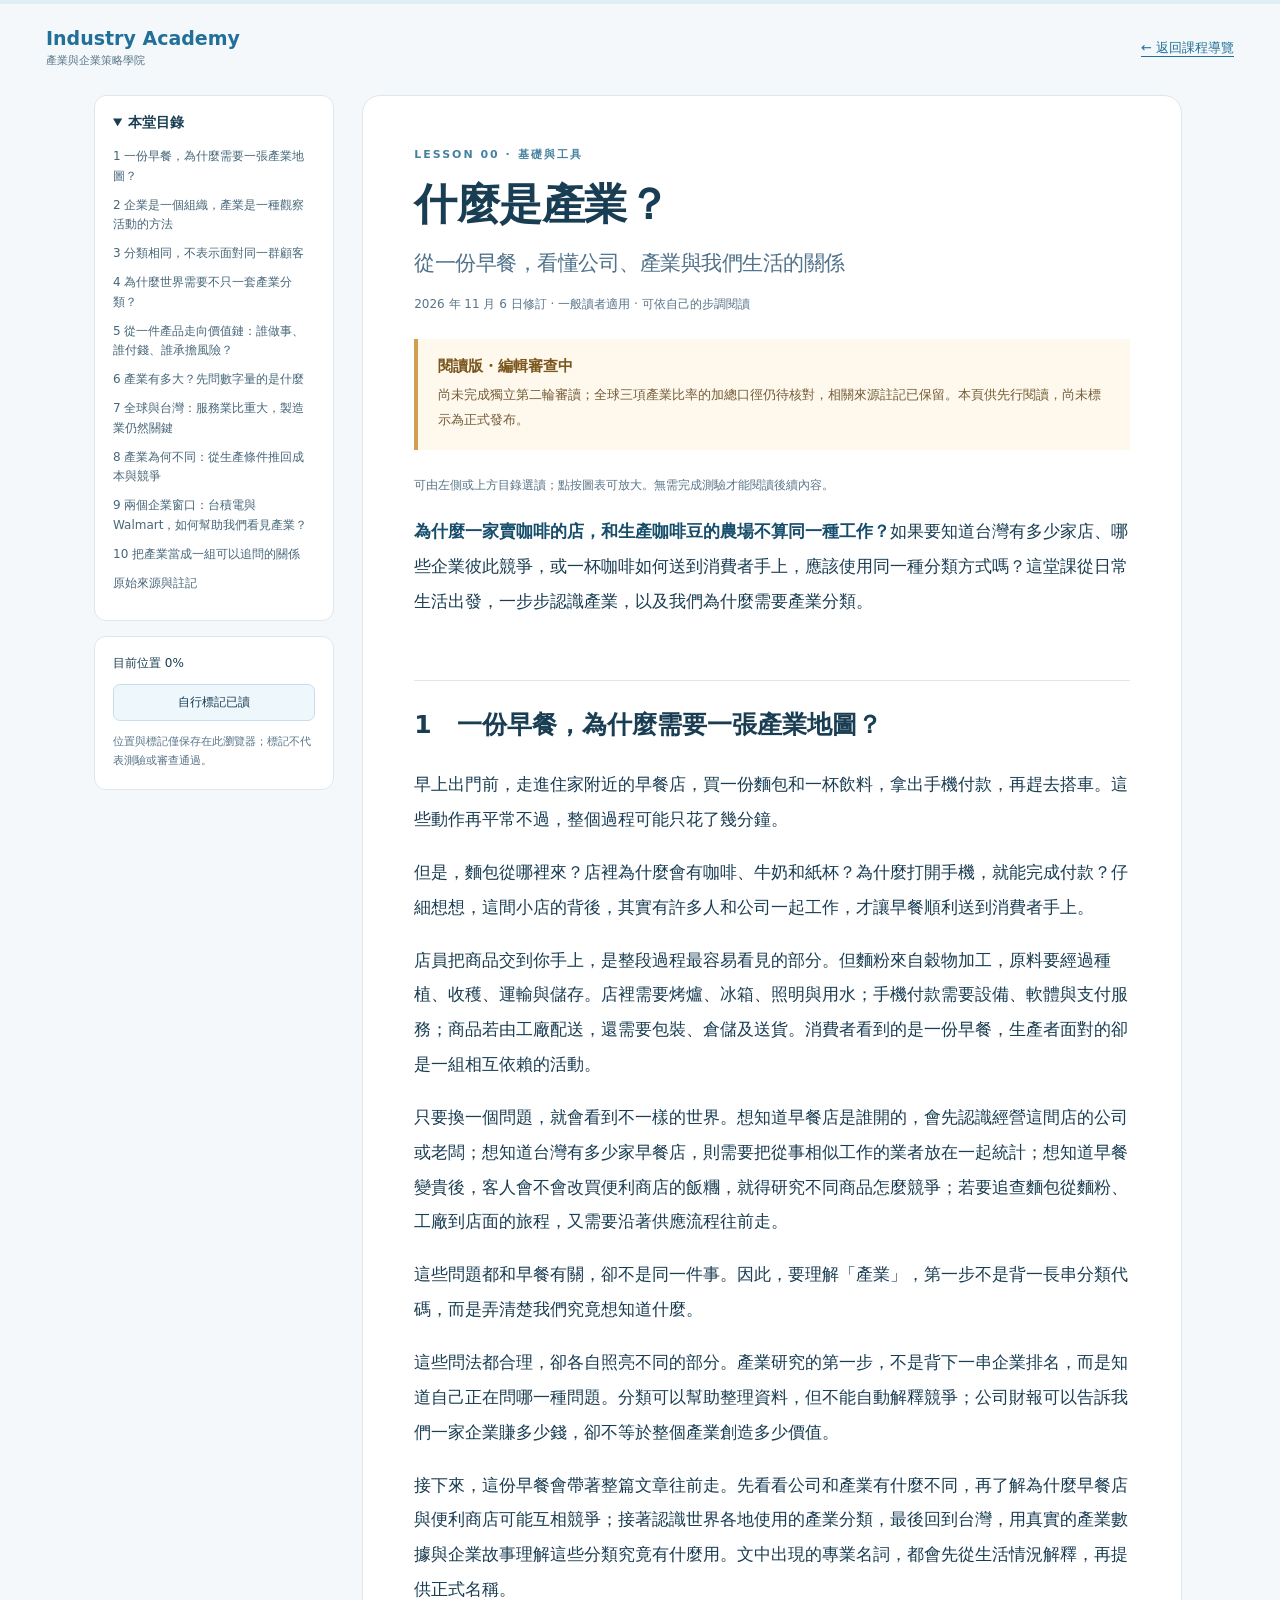
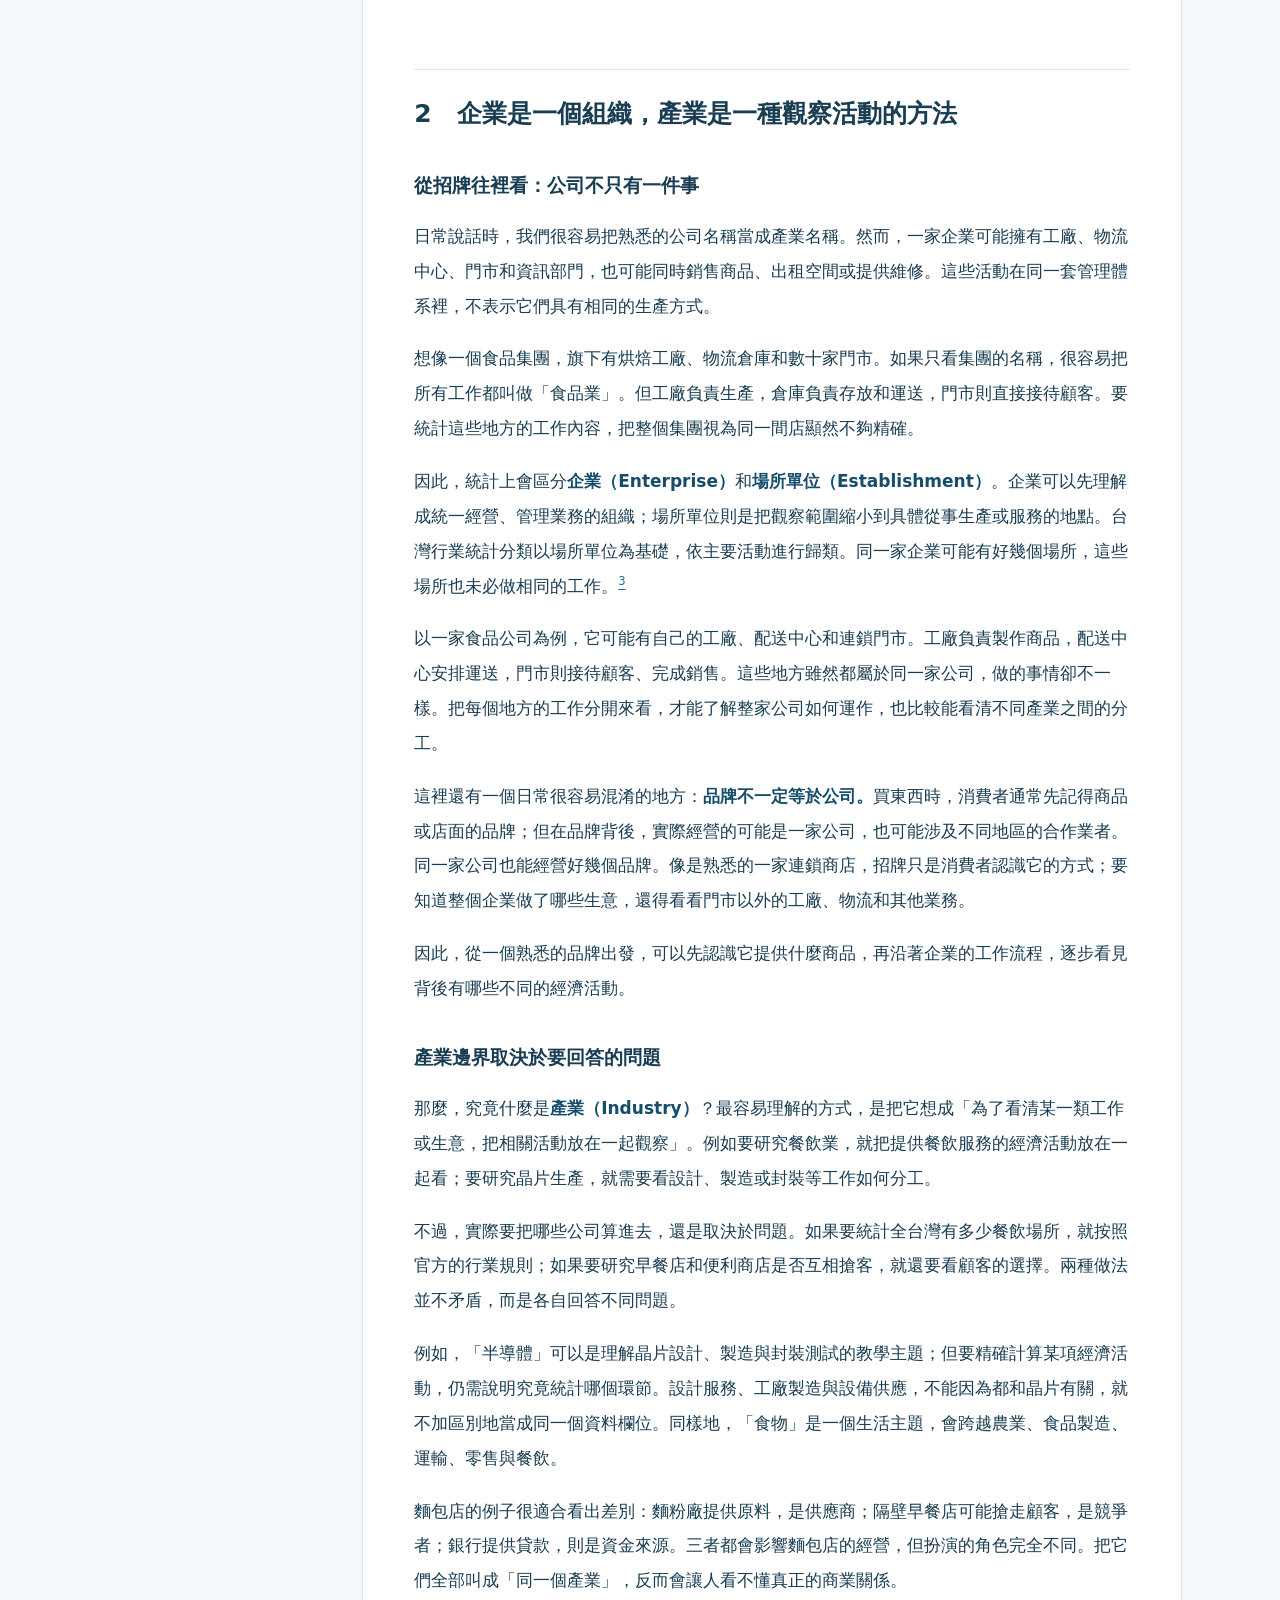
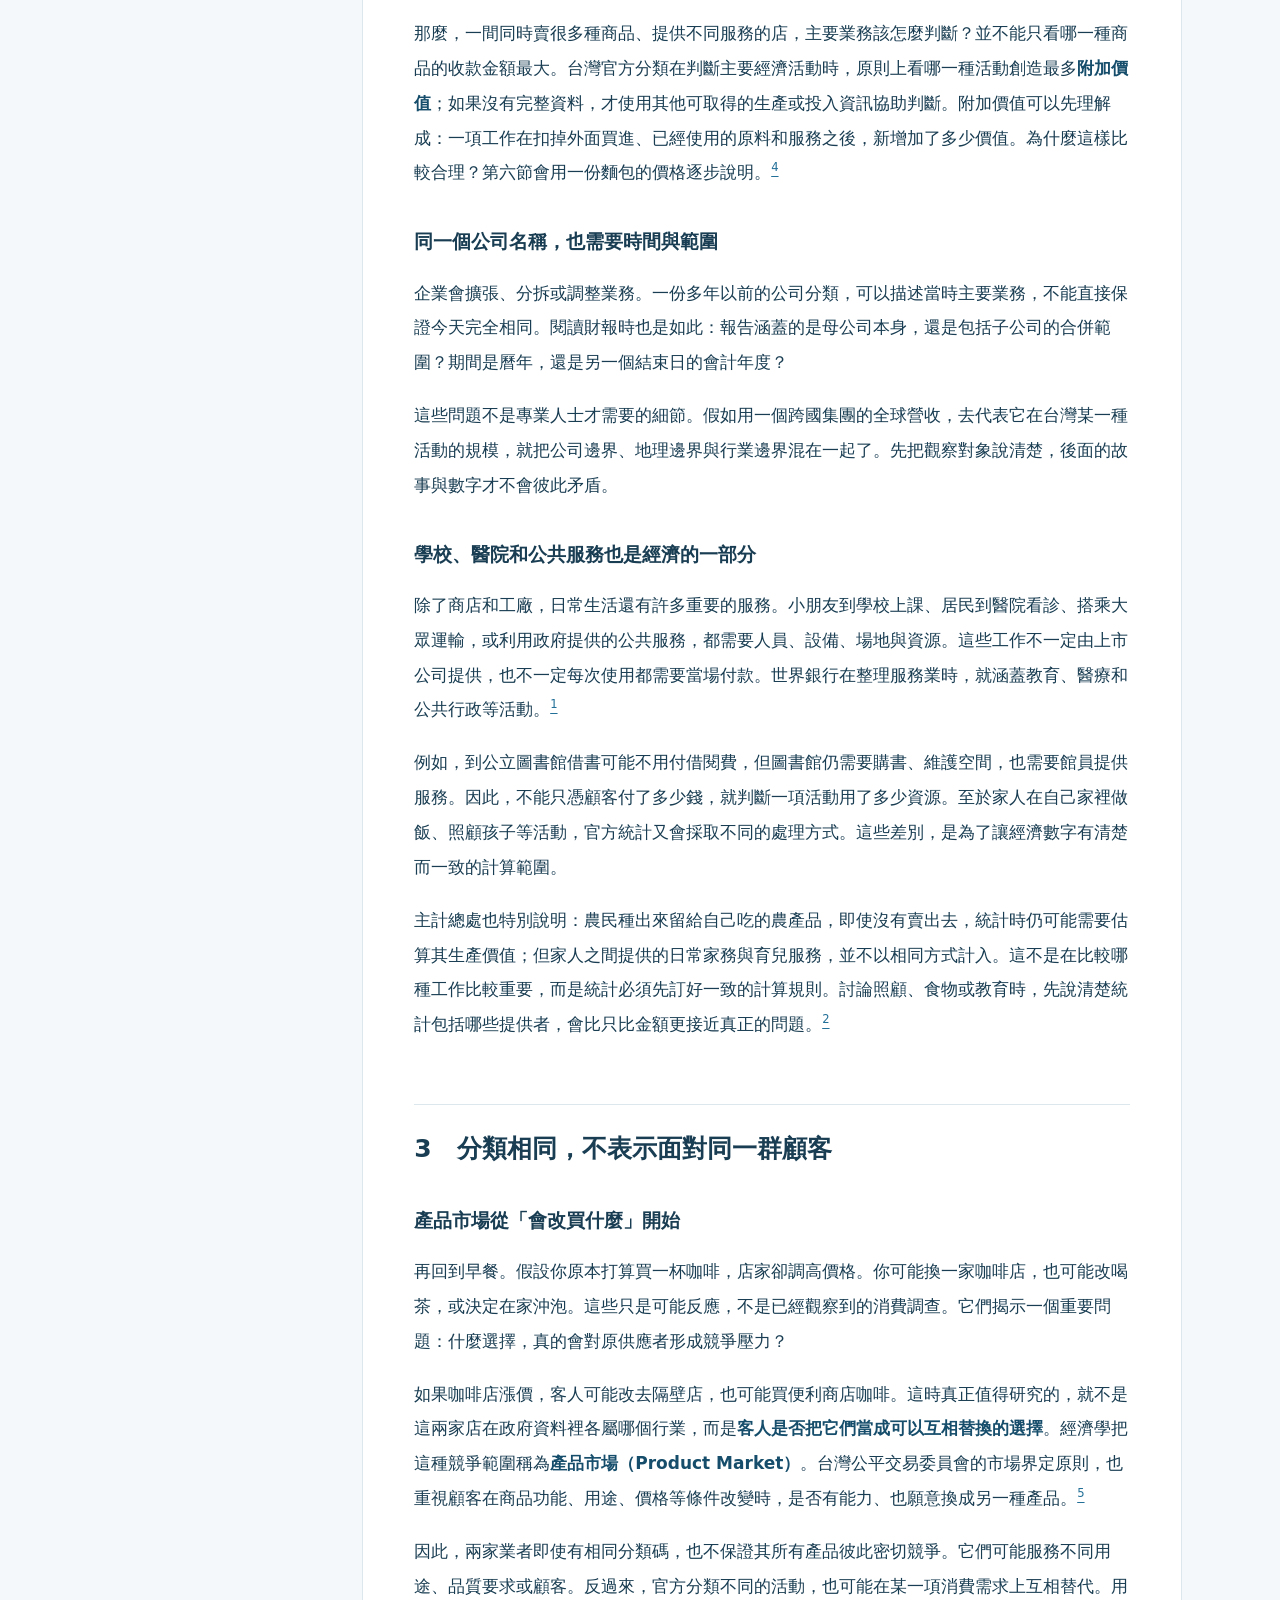
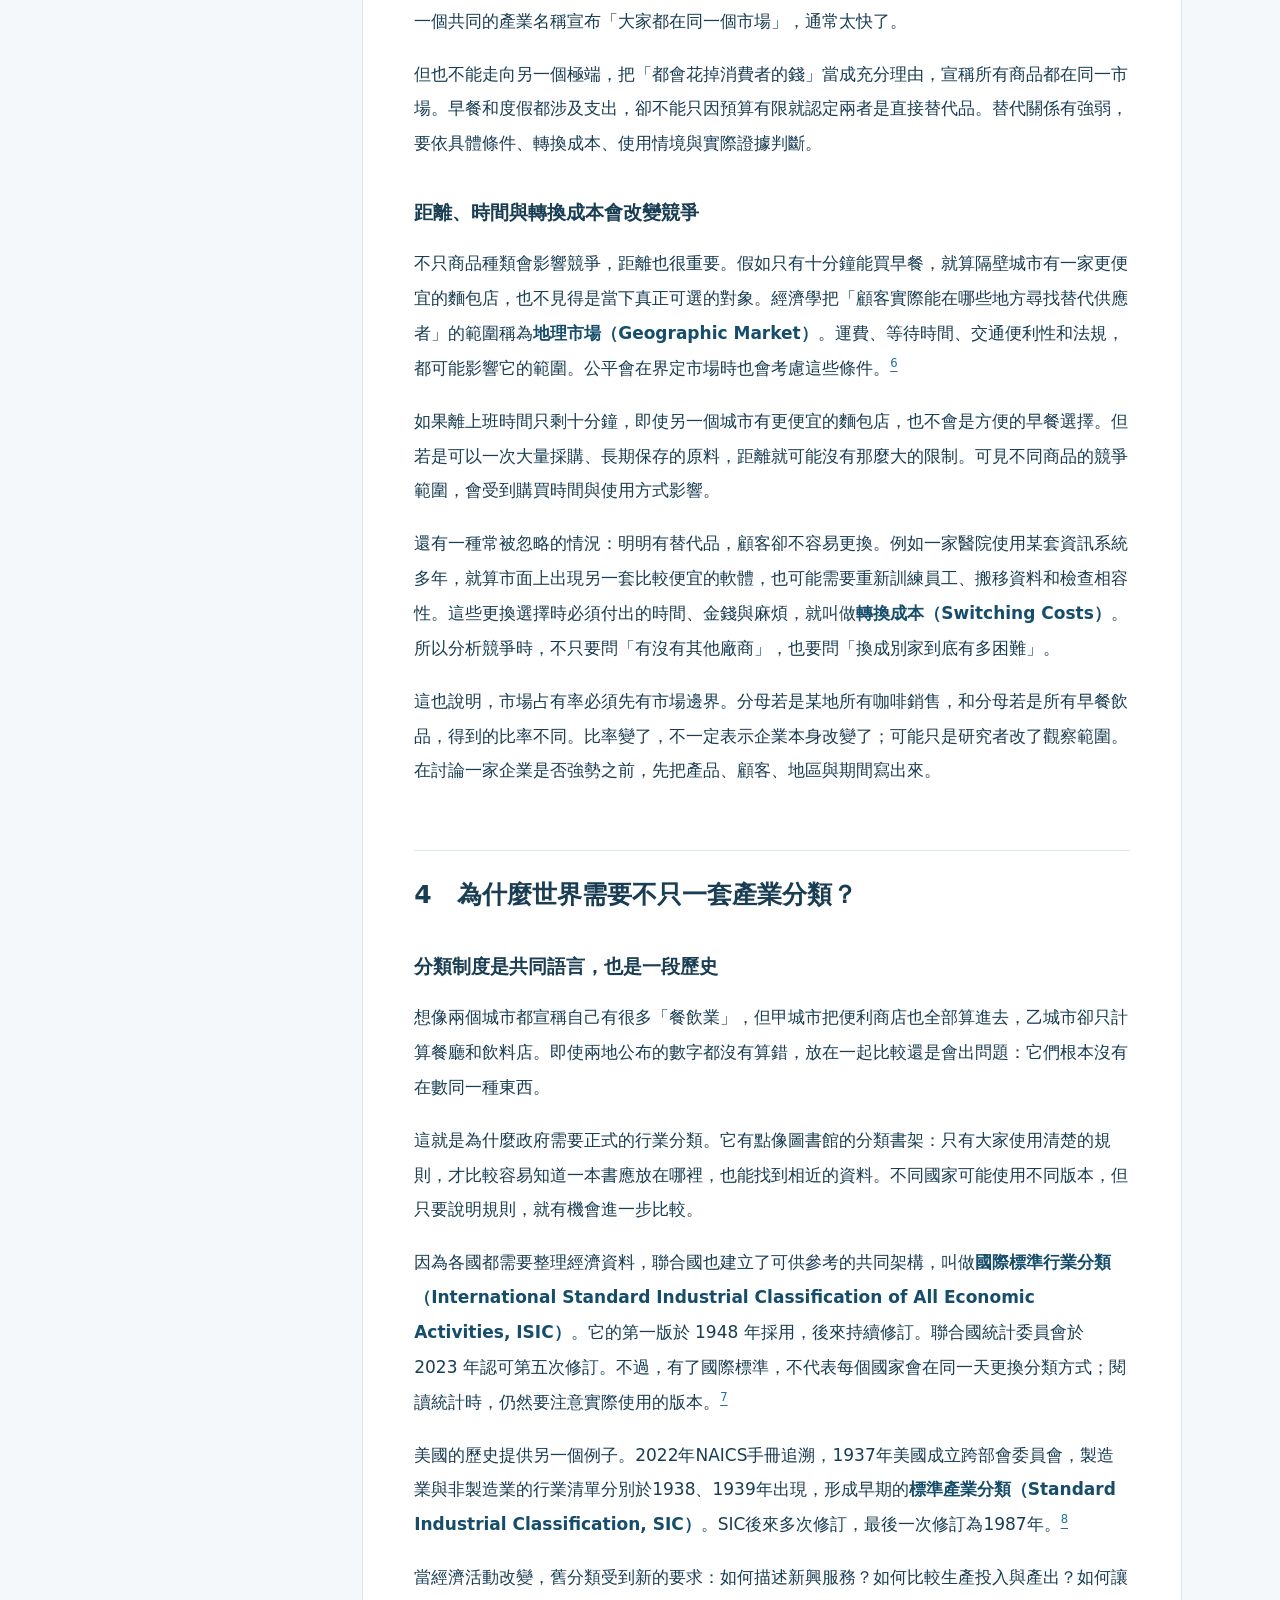
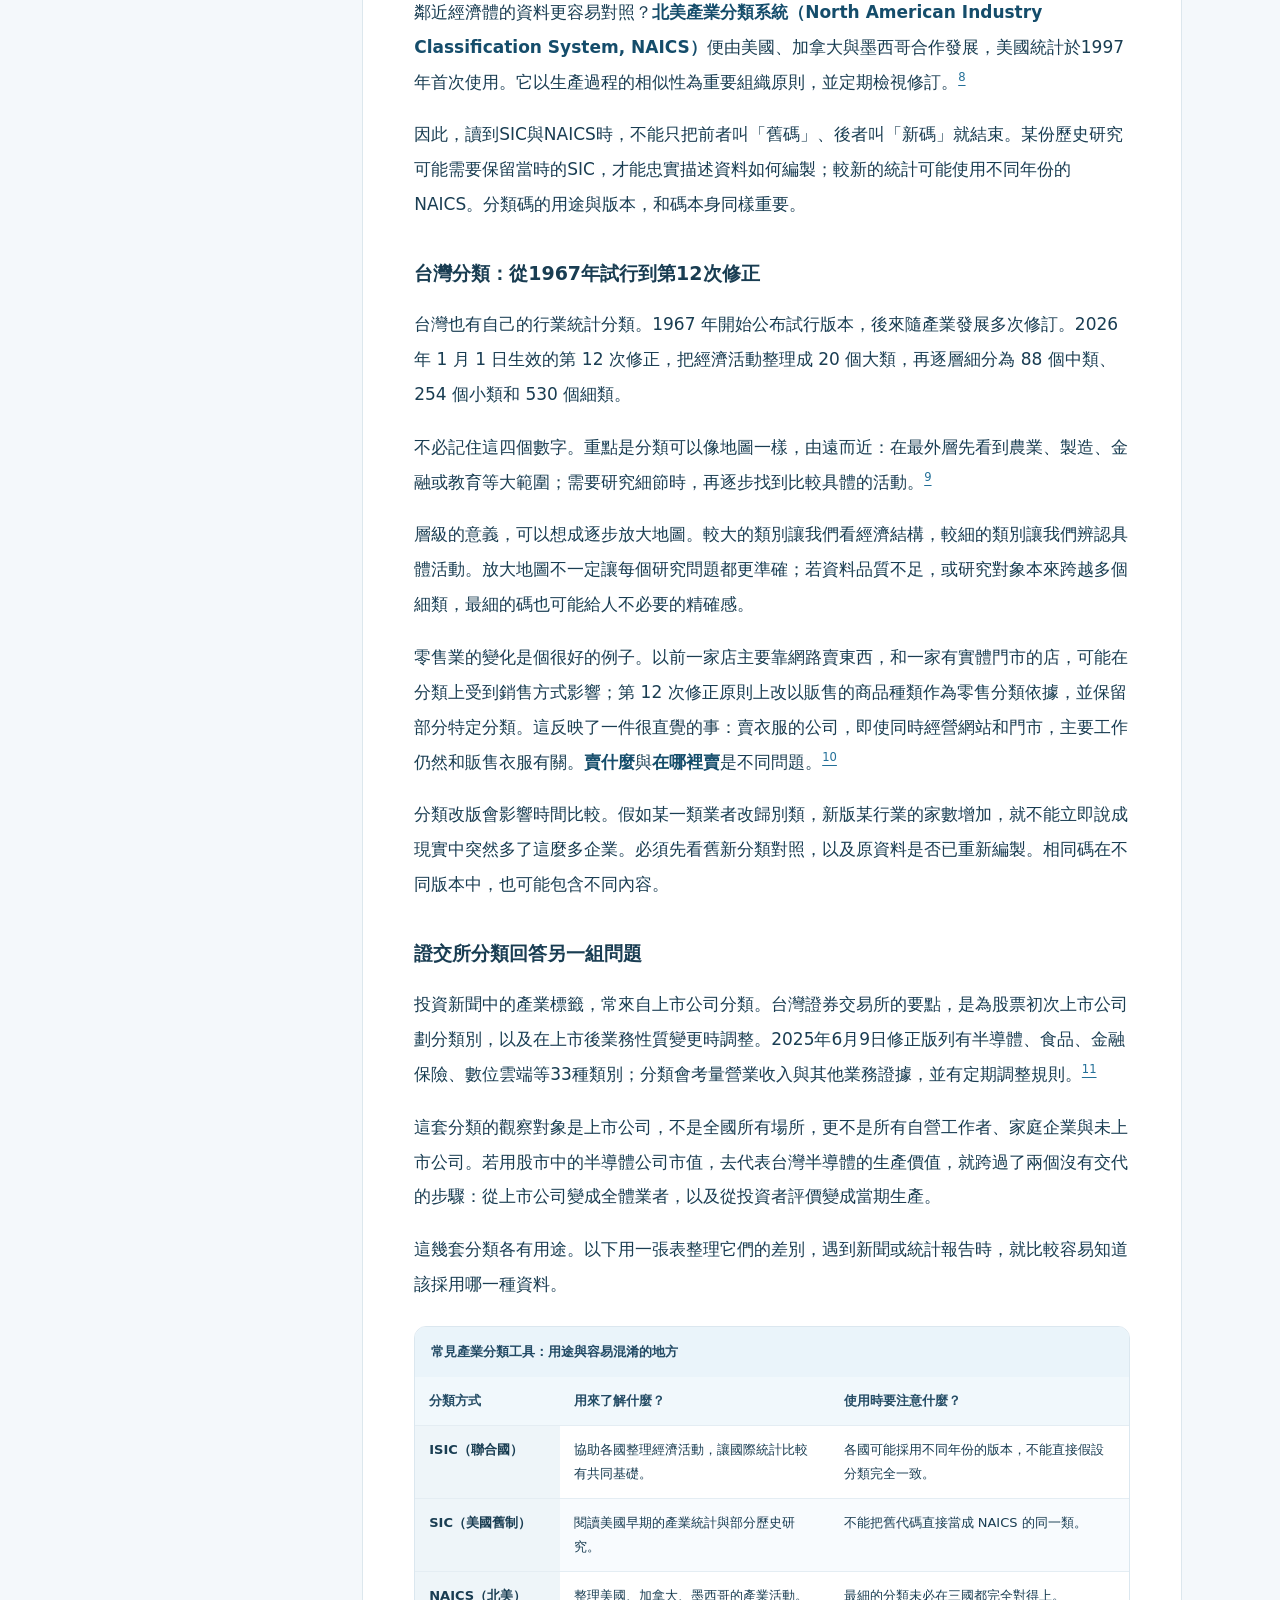
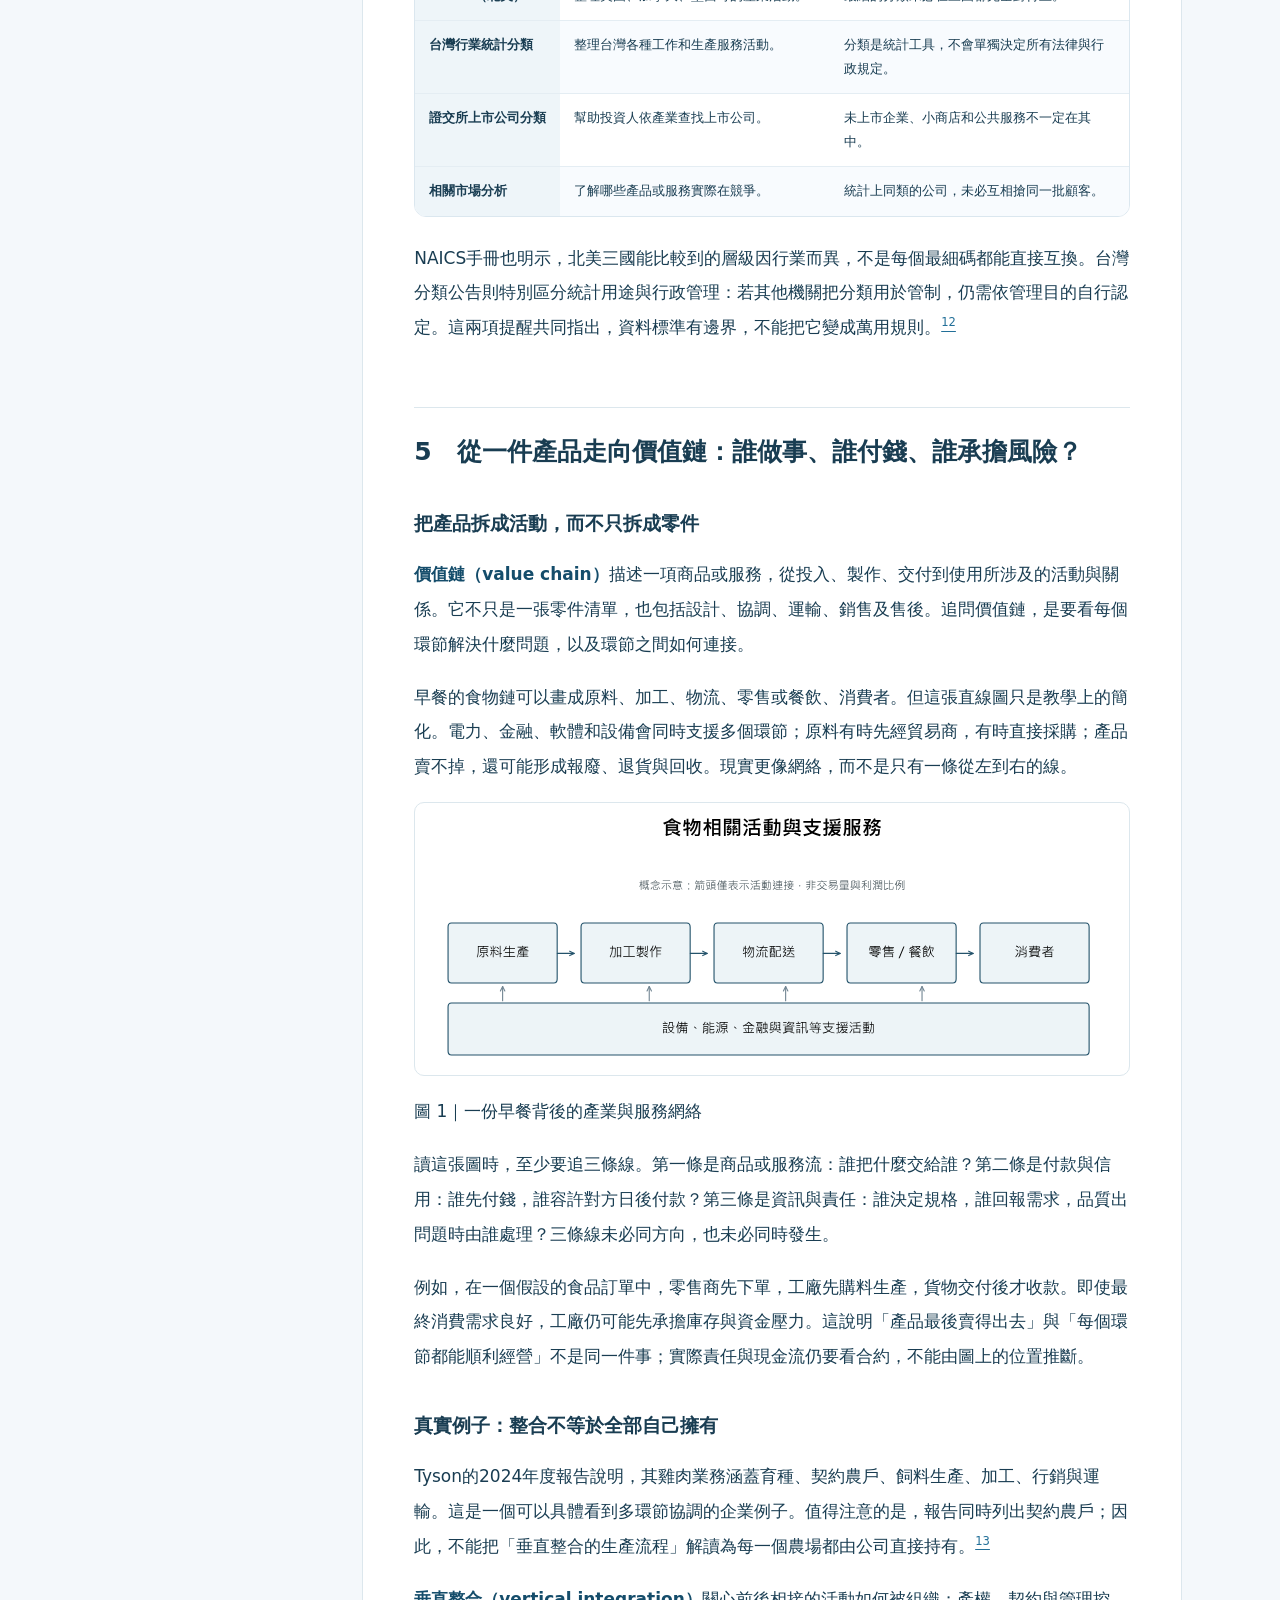
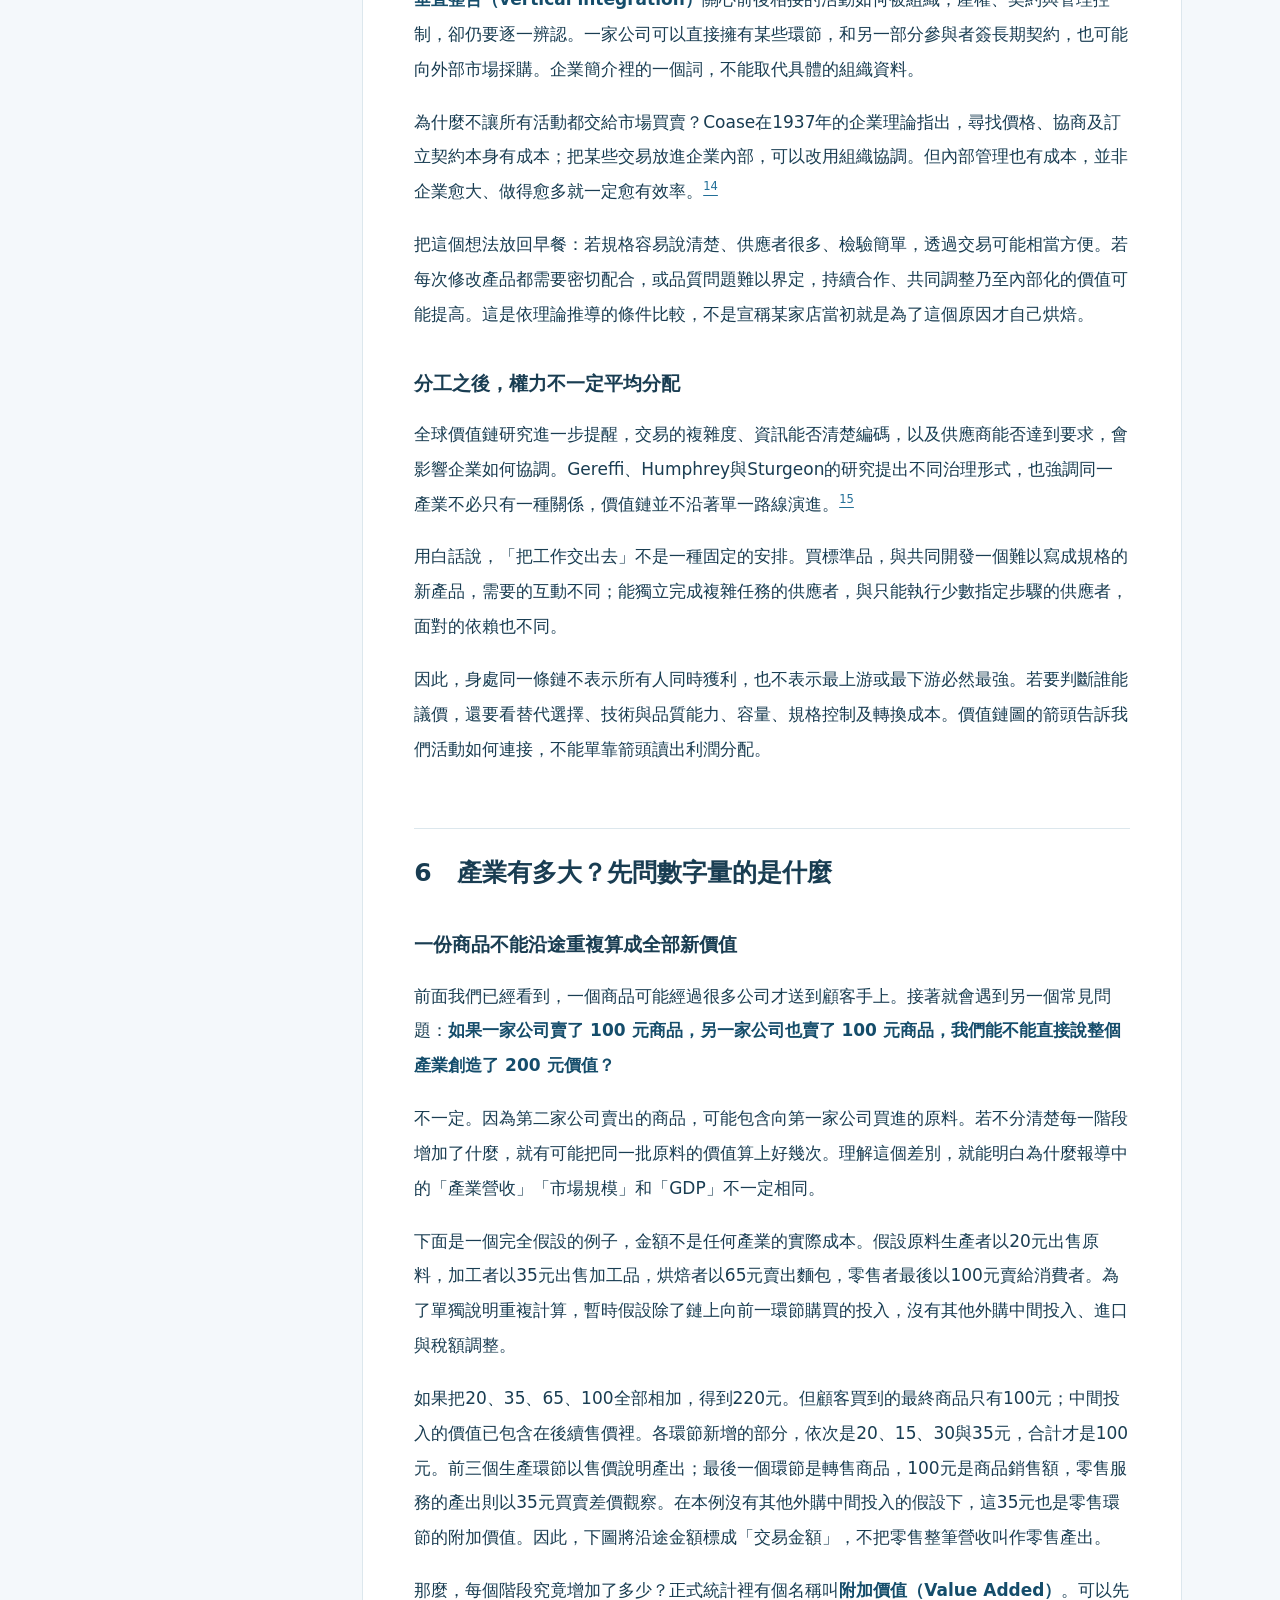
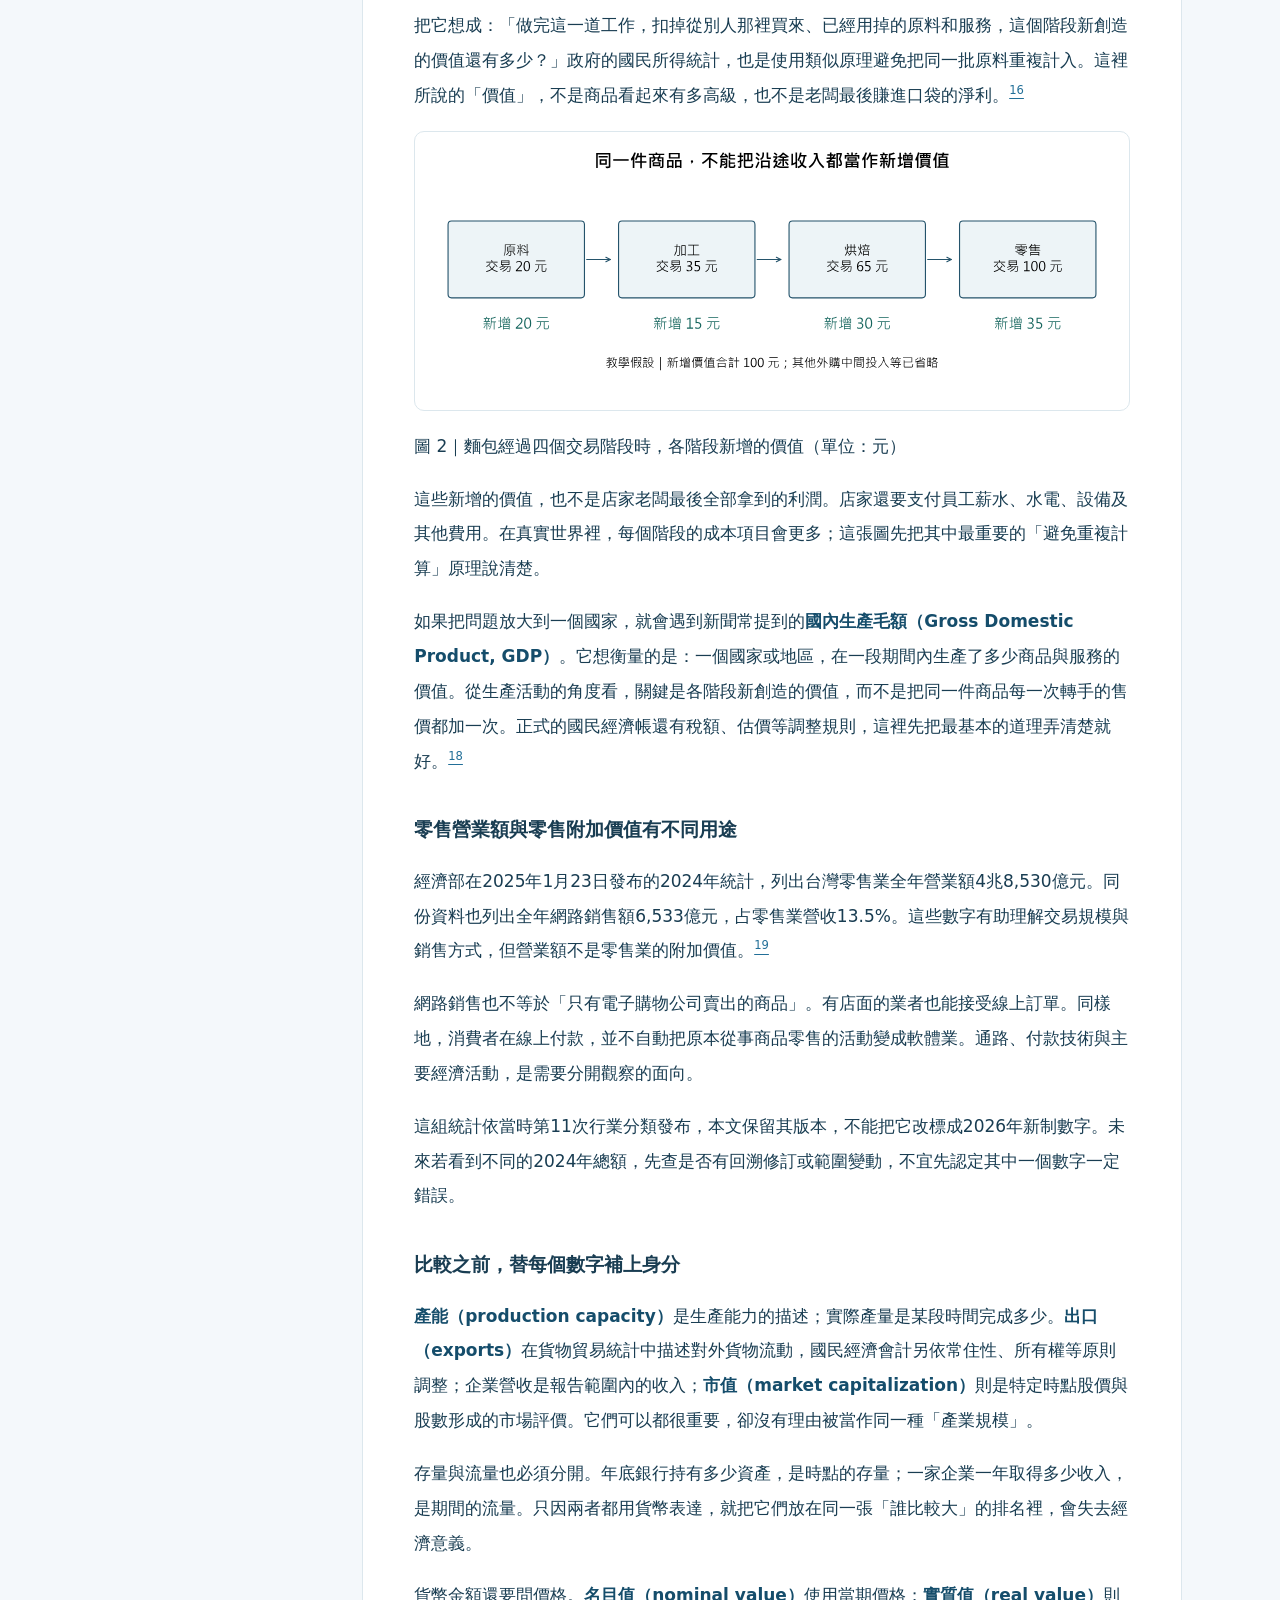
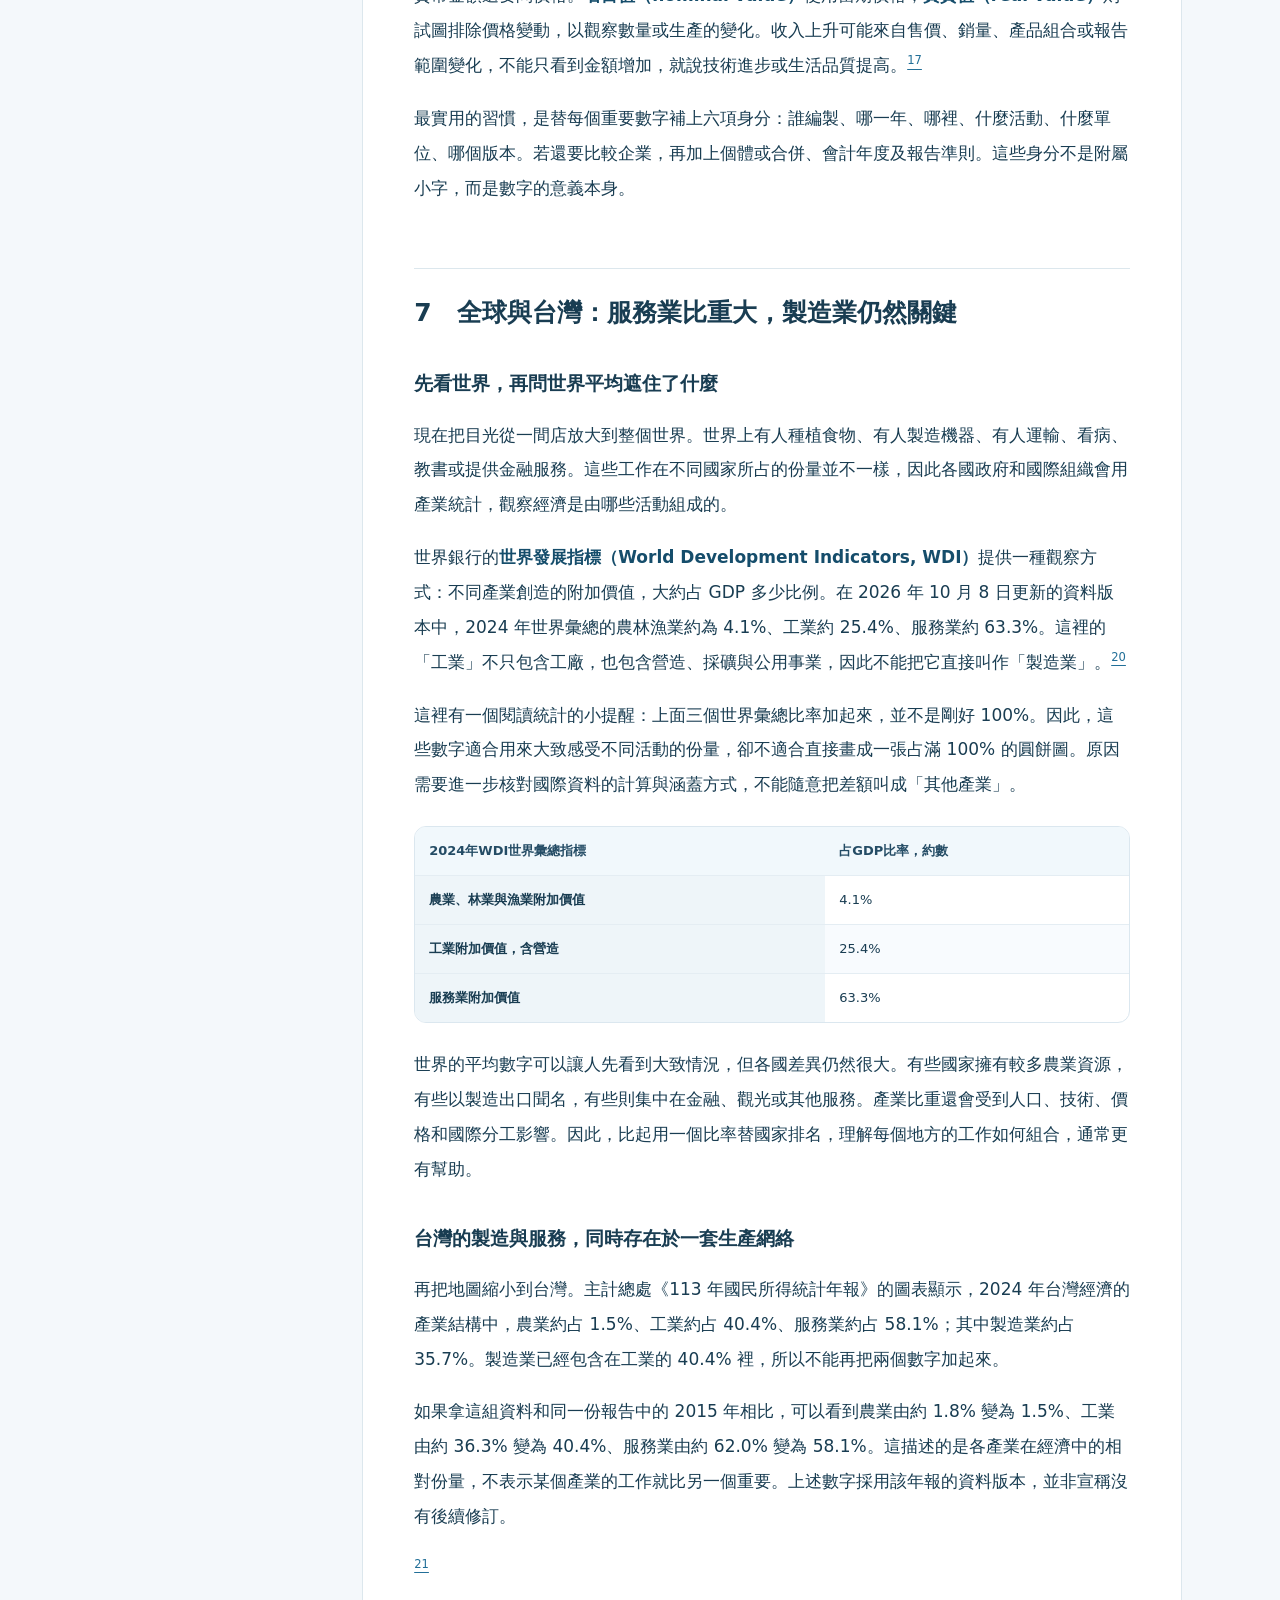
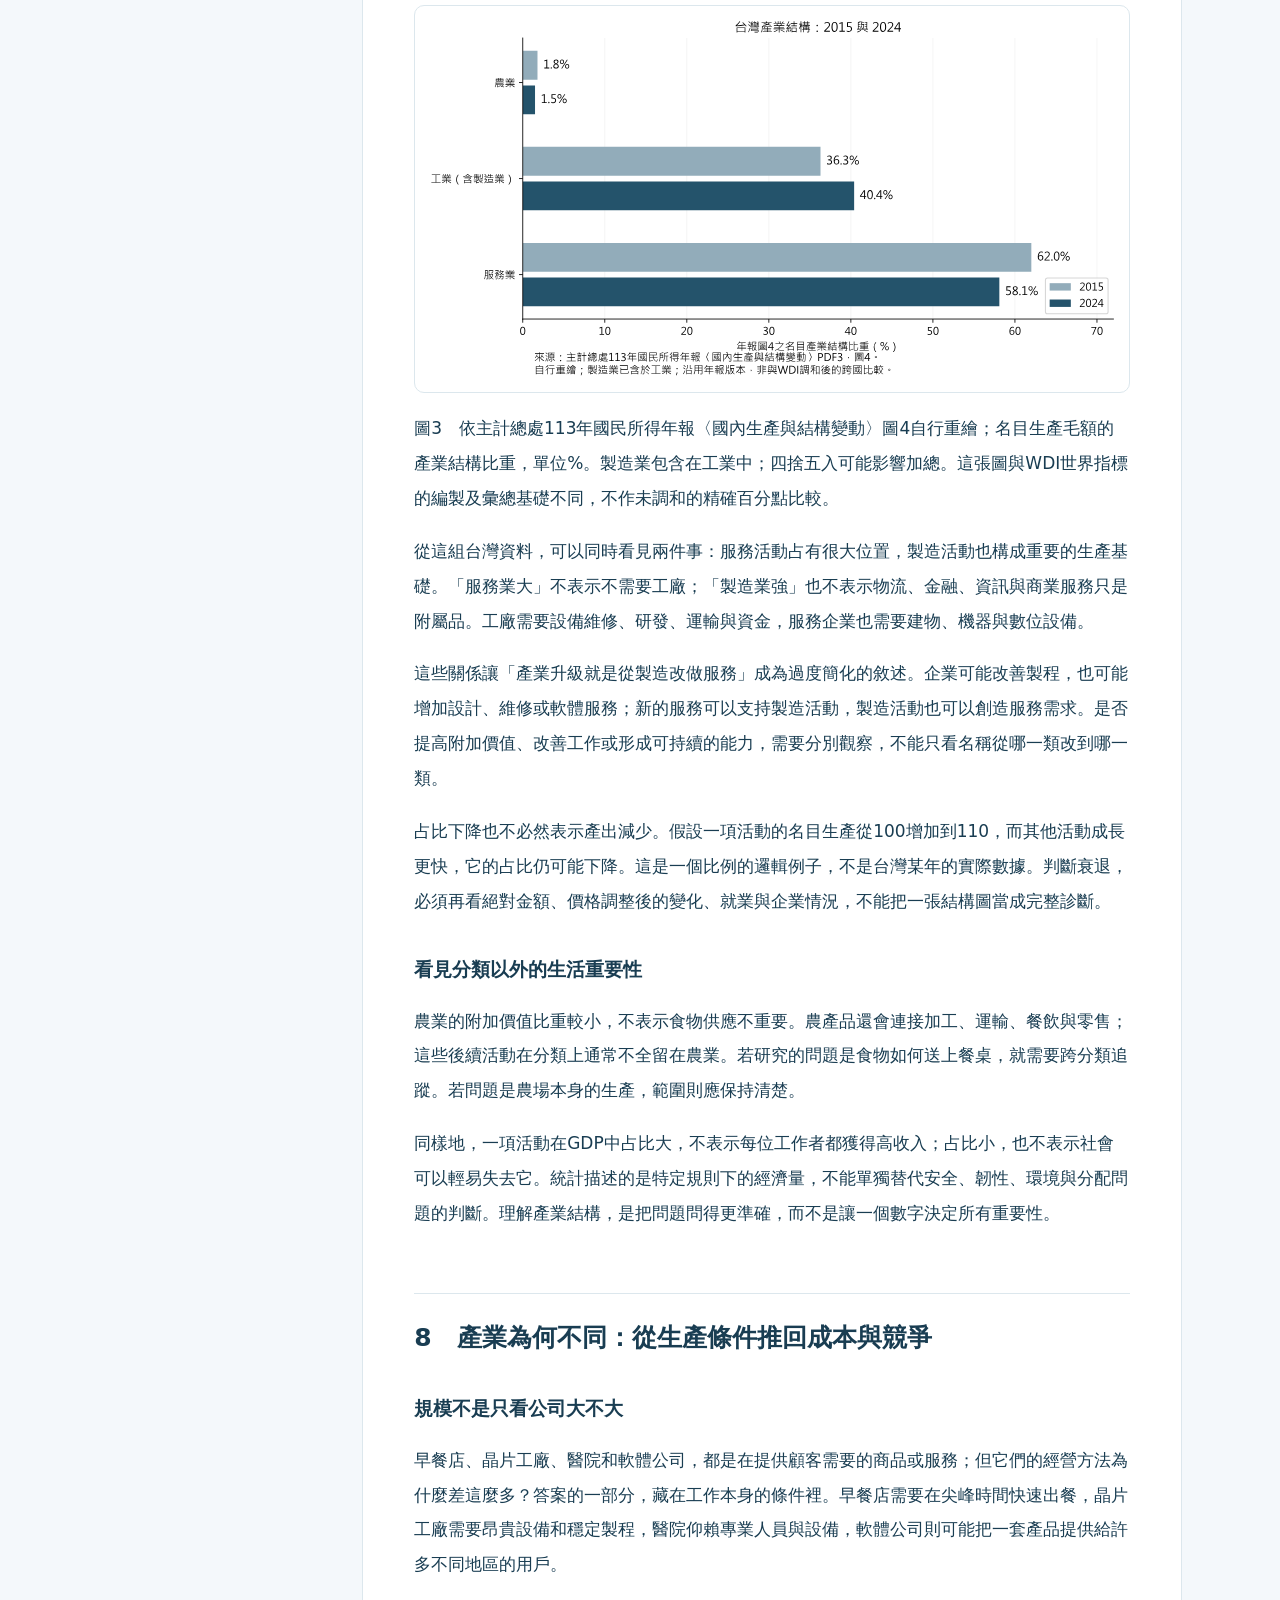
<file: docs/lesson-00-reading-v2.html>
<!doctype html>
<html lang="zh-Hant"><head><meta charset="utf-8"><meta name="viewport" content="width=device-width,initial-scale=1">
<meta name="publication-revision" content="2026-11-06-tables-rendered-v2">
<meta name="description" content="從一份早餐理解產業、企業、產品市場、價值鏈，以及全球與台灣產業結構。Lesson 00 教材候選稿，審閱中。">
<title>第00堂｜什麼是產業 · Industry Academy</title>
<link rel="stylesheet" href="./lesson-00.css?v=1"><script src="./lesson-00.js?v=1" defer></script>
<style>
.responsive-table{width:100%;overflow-x:auto;margin:1.5rem 0;border:1px solid #dbe7ef;border-radius:12px}
.classification-table{border-collapse:collapse;width:100%;min-width:660px;font-size:.94rem;line-height:1.75}
.classification-table caption{caption-side:top;text-align:left;padding:13px 16px;background:#eaf4fa;color:#234b65;font-weight:700}
.classification-table th,.classification-table td{text-align:left;vertical-align:top;padding:12px 14px;border-bottom:1px solid #e4edf3}
.classification-table thead th{background:#f1f8fc;color:#244c65}
.classification-table tbody th{font-weight:700;white-space:nowrap}
.classification-table tbody tr:nth-child(even){background:#f8fbfe}
.classification-table tbody tr:last-child td,.classification-table tbody tr:last-child th{border-bottom:0}
</style></head><body><a class="skip-link" href="#lesson-content">直接閱讀正文</a>
<div class="reading-track" aria-hidden="true"><span id="reading-bar"></span></div>
<header class="reader-header"><a class="wordmark" href="./index.html">Industry Academy <small>產業與企業策略學院</small></a><a href="./index.html#lesson/0">← 返回課程導覽</a></header>
<div class="reader-layout"><aside class="reader-aside"><details id="lesson-toc"><summary>本堂目錄</summary><nav aria-label="本堂章節"><div class="toc">
<ul>
<li><a href="#1">1 一份早餐，為什麼需要一張產業地圖？</a></li>
<li><a href="#2">2 企業是一個組織，產業是一種觀察活動的方法</a></li>
<li><a href="#3">3 分類相同，不表示面對同一群顧客</a></li>
<li><a href="#4">4 為什麼世界需要不只一套產業分類？</a></li>
<li><a href="#5">5 從一件產品走向價值鏈：誰做事、誰付錢、誰承擔風險？</a></li>
<li><a href="#6">6 產業有多大？先問數字量的是什麼</a></li>
<li><a href="#7">7 全球與台灣：服務業比重大，製造業仍然關鍵</a></li>
<li><a href="#8">8 產業為何不同：從生產條件推回成本與競爭</a></li>
<li><a href="#9-walmart">9 兩個企業窗口：台積電與Walmart，如何幫助我們看見產業？</a></li>
<li><a href="#10">10 把產業當成一組可以追問的關係</a></li>
<li><a href="#_26">原始來源與註記</a></li>
</ul>
</div>
</nav></details>
<div class="position-card"><span id="position-label" role="status">目前位置 0%</span><button id="resume-reading" type="button" hidden>回到上次位置</button><button id="mark-read" type="button">自行標記已讀</button><small>位置與標記僅保存在此瀏覽器；標記不代表測驗或審查通過。</small></div></aside>
<main id="lesson-content" class="reader" tabindex="-1"><div class="eyebrow">LESSON 00 · 基礎與工具</div><h1>什麼是產業？<small style="display:block;font-size:.49em;font-weight:500;line-height:1.65;margin-top:12px;color:#50728a">從一份早餐，看懂公司、產業與我們生活的關係</small></h1>
<p class="edition">2026 年 11 月 6 日修訂 · 一般讀者適用 · 可依自己的步調閱讀</p>
<div class="candidate-notice"><strong>閱讀版・編輯審查中</strong><p>尚未完成獨立第二輪審讀；全球三項產業比率的加總口徑仍待核對，相關來源註記已保留。本頁供先行閱讀，尚未標示為正式發布。</p></div>
<p class="reader-hint">可由左側或上方目錄選讀；點按圖表可放大。無需完成測驗才能閱讀後續內容。</p>
<article class="lesson-text"><p class="lesson-lead"><strong>為什麼一家賣咖啡的店，和生產咖啡豆的農場不算同一種工作？</strong>如果要知道台灣有多少家店、哪些企業彼此競爭，或一杯咖啡如何送到消費者手上，應該使用同一種分類方式嗎？這堂課從日常生活出發，一步步認識產業，以及我們為什麼需要產業分類。</p>
<h2 id="1">1　一份早餐，為什麼需要一張產業地圖？</h2>
<p>早上出門前，走進住家附近的早餐店，買一份麵包和一杯飲料，拿出手機付款，再趕去搭車。這些動作再平常不過，整個過程可能只花了幾分鐘。</p><p>但是，麵包從哪裡來？店裡為什麼會有咖啡、牛奶和紙杯？為什麼打開手機，就能完成付款？仔細想想，這間小店的背後，其實有許多人和公司一起工作，才讓早餐順利送到消費者手上。</p>
<p>店員把商品交到你手上，是整段過程最容易看見的部分。但麵粉來自穀物加工，原料要經過種植、收穫、運輸與儲存。店裡需要烤爐、冰箱、照明與用水；手機付款需要設備、軟體與支付服務；商品若由工廠配送，還需要包裝、倉儲及送貨。消費者看到的是一份早餐，生產者面對的卻是一組相互依賴的活動。</p>
<p>只要換一個問題，就會看到不一樣的世界。想知道早餐店是誰開的，會先認識經營這間店的公司或老闆；想知道台灣有多少家早餐店，則需要把從事相似工作的業者放在一起統計；想知道早餐變貴後，客人會不會改買便利商店的飯糰，就得研究不同商品怎麼競爭；若要追查麵包從麵粉、工廠到店面的旅程，又需要沿著供應流程往前走。</p><p>這些問題都和早餐有關，卻不是同一件事。因此，要理解「產業」，第一步不是背一長串分類代碼，而是弄清楚我們究竟想知道什麼。</p>
<p>這些問法都合理，卻各自照亮不同的部分。產業研究的第一步，不是背下一串企業排名，而是知道自己正在問哪一種問題。分類可以幫助整理資料，但不能自動解釋競爭；公司財報可以告訴我們一家企業賺多少錢，卻不等於整個產業創造多少價值。</p>
<p>接下來，這份早餐會帶著整篇文章往前走。先看看公司和產業有什麼不同，再了解為什麼早餐店與便利商店可能互相競爭；接著認識世界各地使用的產業分類，最後回到台灣，用真實的產業數據與企業故事理解這些分類究竟有什麼用。文中出現的專業名詞，都會先從生活情況解釋，再提供正式名稱。</p>
<h2 id="2">2　企業是一個組織，產業是一種觀察活動的方法</h2>
<h3 id="_1">從招牌往裡看：公司不只有一件事</h3>
<p>日常說話時，我們很容易把熟悉的公司名稱當成產業名稱。然而，一家企業可能擁有工廠、物流中心、門市和資訊部門，也可能同時銷售商品、出租空間或提供維修。這些活動在同一套管理體系裡，不表示它們具有相同的生產方式。</p>
<p>想像一個食品集團，旗下有烘焙工廠、物流倉庫和數十家門市。如果只看集團的名稱，很容易把所有工作都叫做「食品業」。但工廠負責生產，倉庫負責存放和運送，門市則直接接待顧客。要統計這些地方的工作內容，把整個集團視為同一間店顯然不夠精確。</p><p>因此，統計上會區分<strong>企業（Enterprise）</strong>和<strong>場所單位（Establishment）</strong>。企業可以先理解成統一經營、管理業務的組織；場所單位則是把觀察範圍縮小到具體從事生產或服務的地點。台灣行業統計分類以場所單位為基礎，依主要活動進行歸類。同一家企業可能有好幾個場所，這些場所也未必做相同的工作。<sup id="fnref:units"><a class="footnote-ref" href="#fn:units">3</a></sup></p>
<p>以一家食品公司為例，它可能有自己的工廠、配送中心和連鎖門市。工廠負責製作商品，配送中心安排運送，門市則接待顧客、完成銷售。這些地方雖然都屬於同一家公司，做的事情卻不一樣。把每個地方的工作分開來看，才能了解整家公司如何運作，也比較能看清不同產業之間的分工。</p>
<p>這裡還有一個日常很容易混淆的地方：<strong>品牌不一定等於公司。</strong>買東西時，消費者通常先記得商品或店面的品牌；但在品牌背後，實際經營的可能是一家公司，也可能涉及不同地區的合作業者。同一家公司也能經營好幾個品牌。像是熟悉的一家連鎖商店，招牌只是消費者認識它的方式；要知道整個企業做了哪些生意，還得看看門市以外的工廠、物流和其他業務。</p>
<p>因此，從一個熟悉的品牌出發，可以先認識它提供什麼商品，再沿著企業的工作流程，逐步看見背後有哪些不同的經濟活動。</p>
<h3 id="_2">產業邊界取決於要回答的問題</h3>
<p>那麼，究竟什麼是<strong>產業（Industry）</strong>？最容易理解的方式，是把它想成「為了看清某一類工作或生意，把相關活動放在一起觀察」。例如要研究餐飲業，就把提供餐飲服務的經濟活動放在一起看；要研究晶片生產，就需要看設計、製造或封裝等工作如何分工。</p><p>不過，實際要把哪些公司算進去，還是取決於問題。如果要統計全台灣有多少餐飲場所，就按照官方的行業規則；如果要研究早餐店和便利商店是否互相搶客，就還要看顧客的選擇。兩種做法並不矛盾，而是各自回答不同問題。</p>
<p>例如，「半導體」可以是理解晶片設計、製造與封裝測試的教學主題；但要精確計算某項經濟活動，仍需說明究竟統計哪個環節。設計服務、工廠製造與設備供應，不能因為都和晶片有關，就不加區別地當成同一個資料欄位。同樣地，「食物」是一個生活主題，會跨越農業、食品製造、運輸、零售與餐飲。</p>
<p>麵包店的例子很適合看出差別：麵粉廠提供原料，是供應商；隔壁早餐店可能搶走顧客，是競爭者；銀行提供貸款，則是資金來源。三者都會影響麵包店的經營，但扮演的角色完全不同。把它們全部叫成「同一個產業」，反而會讓人看不懂真正的商業關係。</p>
<p>那麼，一間同時賣很多種商品、提供不同服務的店，主要業務該怎麼判斷？並不能只看哪一種商品的收款金額最大。台灣官方分類在判斷主要經濟活動時，原則上看哪一種活動創造最多<strong>附加價值</strong>；如果沒有完整資料，才使用其他可取得的生產或投入資訊協助判斷。附加價值可以先理解成：一項工作在扣掉外面買進、已經使用的原料和服務之後，新增加了多少價值。為什麼這樣比較合理？第六節會用一份麵包的價格逐步說明。<sup id="fnref:principal"><a class="footnote-ref" href="#fn:principal">4</a></sup></p>
<h3 id="_3">同一個公司名稱，也需要時間與範圍</h3>
<p>企業會擴張、分拆或調整業務。一份多年以前的公司分類，可以描述當時主要業務，不能直接保證今天完全相同。閱讀財報時也是如此：報告涵蓋的是母公司本身，還是包括子公司的合併範圍？期間是曆年，還是另一個結束日的會計年度？</p>
<p>這些問題不是專業人士才需要的細節。假如用一個跨國集團的全球營收，去代表它在台灣某一種活動的規模，就把公司邊界、地理邊界與行業邊界混在一起了。先把觀察對象說清楚，後面的故事與數字才不會彼此矛盾。</p>
<h3 id="_4">學校、醫院和公共服務也是經濟的一部分</h3>
<p>除了商店和工廠，日常生活還有許多重要的服務。小朋友到學校上課、居民到醫院看診、搭乘大眾運輸，或利用政府提供的公共服務，都需要人員、設備、場地與資源。這些工作不一定由上市公司提供，也不一定每次使用都需要當場付款。世界銀行在整理服務業時，就涵蓋教育、醫療和公共行政等活動。<sup id="fnref:noncompany"><a class="footnote-ref" href="#fn:noncompany">1</a></sup></p>
<p>例如，到公立圖書館借書可能不用付借閱費，但圖書館仍需要購書、維護空間，也需要館員提供服務。因此，不能只憑顧客付了多少錢，就判斷一項活動用了多少資源。至於家人在自己家裡做飯、照顧孩子等活動，官方統計又會採取不同的處理方式。這些差別，是為了讓經濟數字有清楚而一致的計算範圍。</p>
<p>主計總處也特別說明：農民種出來留給自己吃的農產品，即使沒有賣出去，統計時仍可能需要估算其生產價值；但家人之間提供的日常家務與育兒服務，並不以相同方式計入。這不是在比較哪種工作比較重要，而是統計必須先訂好一致的計算規則。討論照顧、食物或教育時，先說清楚統計包括哪些提供者，會比只比金額更接近真正的問題。<sup id="fnref:productionboundary"><a class="footnote-ref" href="#fn:productionboundary">2</a></sup></p>
<h2 id="3">3　分類相同，不表示面對同一群顧客</h2>
<h3 id="_5">產品市場從「會改買什麼」開始</h3>
<p>再回到早餐。假設你原本打算買一杯咖啡，店家卻調高價格。你可能換一家咖啡店，也可能改喝茶，或決定在家沖泡。這些只是可能反應，不是已經觀察到的消費調查。它們揭示一個重要問題：什麼選擇，真的會對原供應者形成競爭壓力？</p>
<p>如果咖啡店漲價，客人可能改去隔壁店，也可能買便利商店咖啡。這時真正值得研究的，就不是這兩家店在政府資料裡各屬哪個行業，而是<strong>客人是否把它們當成可以互相替換的選擇</strong>。經濟學把這種競爭範圍稱為<strong>產品市場（Product Market）</strong>。台灣公平交易委員會的市場界定原則，也重視顧客在商品功能、用途、價格等條件改變時，是否有能力、也願意換成另一種產品。<sup id="fnref:market"><a class="footnote-ref" href="#fn:market">5</a></sup></p>
<p>因此，兩家業者即使有相同分類碼，也不保證其所有產品彼此密切競爭。它們可能服務不同用途、品質要求或顧客。反過來，官方分類不同的活動，也可能在某一項消費需求上互相替代。用一個共同的產業名稱宣布「大家都在同一個市場」，通常太快了。</p>
<p>但也不能走向另一個極端，把「都會花掉消費者的錢」當成充分理由，宣稱所有商品都在同一市場。早餐和度假都涉及支出，卻不能只因預算有限就認定兩者是直接替代品。替代關係有強弱，要依具體條件、轉換成本、使用情境與實際證據判斷。</p>
<h3 id="_6">距離、時間與轉換成本會改變競爭</h3>
<p>不只商品種類會影響競爭，距離也很重要。假如只有十分鐘能買早餐，就算隔壁城市有一家更便宜的麵包店，也不見得是當下真正可選的對象。經濟學把「顧客實際能在哪些地方尋找替代供應者」的範圍稱為<strong>地理市場（Geographic Market）</strong>。運費、等待時間、交通便利性和法規，都可能影響它的範圍。公平會在界定市場時也會考慮這些條件。<sup id="fnref:marketgeo"><a class="footnote-ref" href="#fn:marketgeo">6</a></sup></p>
<p>如果離上班時間只剩十分鐘，即使另一個城市有更便宜的麵包店，也不會是方便的早餐選擇。但若是可以一次大量採購、長期保存的原料，距離就可能沒有那麼大的限制。可見不同商品的競爭範圍，會受到購買時間與使用方式影響。</p>
<p>還有一種常被忽略的情況：明明有替代品，顧客卻不容易更換。例如一家醫院使用某套資訊系統多年，就算市面上出現另一套比較便宜的軟體，也可能需要重新訓練員工、搬移資料和檢查相容性。這些更換選擇時必須付出的時間、金錢與麻煩，就叫做<strong>轉換成本（Switching Costs）</strong>。所以分析競爭時，不只要問「有沒有其他廠商」，也要問「換成別家到底有多困難」。</p>
<p>這也說明，市場占有率必須先有市場邊界。分母若是某地所有咖啡銷售，和分母若是所有早餐飲品，得到的比率不同。比率變了，不一定表示企業本身改變了；可能只是研究者改了觀察範圍。在討論一家企業是否強勢之前，先把產品、顧客、地區與期間寫出來。</p>
<h2 id="4">4　為什麼世界需要不只一套產業分類？</h2>
<h3 id="_7">分類制度是共同語言，也是一段歷史</h3>
<p>想像兩個城市都宣稱自己有很多「餐飲業」，但甲城市把便利商店也全部算進去，乙城市卻只計算餐廳和飲料店。即使兩地公布的數字都沒有算錯，放在一起比較還是會出問題：它們根本沒有在數同一種東西。</p><p>這就是為什麼政府需要正式的行業分類。它有點像圖書館的分類書架：只有大家使用清楚的規則，才比較容易知道一本書應放在哪裡，也能找到相近的資料。不同國家可能使用不同版本，但只要說明規則，就有機會進一步比較。</p>
<p>因為各國都需要整理經濟資料，聯合國也建立了可供參考的共同架構，叫做<strong>國際標準行業分類（International Standard Industrial Classification of All Economic Activities, ISIC）</strong>。它的第一版於 1948 年採用，後來持續修訂。聯合國統計委員會於 2023 年認可第五次修訂。不過，有了國際標準，不代表每個國家會在同一天更換分類方式；閱讀統計時，仍然要注意實際使用的版本。<sup id="fnref:isic"><a class="footnote-ref" href="#fn:isic">7</a></sup></p>
<p>美國的歷史提供另一個例子。2022年NAICS手冊追溯，1937年美國成立跨部會委員會，製造業與非製造業的行業清單分別於1938、1939年出現，形成早期的<strong>標準產業分類（Standard Industrial Classification, SIC）</strong>。SIC後來多次修訂，最後一次修訂為1987年。<sup id="fnref:naicshistory"><a class="footnote-ref" href="#fn:naicshistory">8</a></sup></p>
<p>當經濟活動改變，舊分類受到新的要求：如何描述新興服務？如何比較生產投入與產出？如何讓鄰近經濟體的資料更容易對照？<strong>北美產業分類系統（North American Industry Classification System, NAICS）</strong>便由美國、加拿大與墨西哥合作發展，美國統計於1997年首次使用。它以生產過程的相似性為重要組織原則，並定期檢視修訂。<sup id="fnref2:naicshistory"><a class="footnote-ref" href="#fn:naicshistory">8</a></sup></p>
<p>因此，讀到SIC與NAICS時，不能只把前者叫「舊碼」、後者叫「新碼」就結束。某份歷史研究可能需要保留當時的SIC，才能忠實描述資料如何編製；較新的統計可能使用不同年份的NAICS。分類碼的用途與版本，和碼本身同樣重要。</p>
<h3 id="196712">台灣分類：從1967年試行到第12次修正</h3>
<p>台灣也有自己的行業統計分類。1967 年開始公布試行版本，後來隨產業發展多次修訂。2026 年 1 月 1 日生效的第 12 次修正，把經濟活動整理成 20 個大類，再逐層細分為 88 個中類、254 個小類和 530 個細類。</p><p>不必記住這四個數字。重點是分類可以像地圖一樣，由遠而近：在最外層先看到農業、製造、金融或教育等大範圍；需要研究細節時，再逐步找到比較具體的活動。<sup id="fnref:twhistory"><a class="footnote-ref" href="#fn:twhistory">9</a></sup></p>
<p>層級的意義，可以想成逐步放大地圖。較大的類別讓我們看經濟結構，較細的類別讓我們辨認具體活動。放大地圖不一定讓每個研究問題都更準確；若資料品質不足，或研究對象本來跨越多個細類，最細的碼也可能給人不必要的精確感。</p>
<p>零售業的變化是個很好的例子。以前一家店主要靠網路賣東西，和一家有實體門市的店，可能在分類上受到銷售方式影響；第 12 次修正原則上改以販售的商品種類作為零售分類依據，並保留部分特定分類。這反映了一件很直覺的事：賣衣服的公司，即使同時經營網站和門市，主要工作仍然和販售衣服有關。<strong>賣什麼</strong>與<strong>在哪裡賣</strong>是不同問題。<sup id="fnref:twretail"><a class="footnote-ref" href="#fn:twretail">10</a></sup></p>
<p>分類改版會影響時間比較。假如某一類業者改歸別類，新版某行業的家數增加，就不能立即說成現實中突然多了這麼多企業。必須先看舊新分類對照，以及原資料是否已重新編製。相同碼在不同版本中，也可能包含不同內容。</p>
<h3 id="_8">證交所分類回答另一組問題</h3>
<p>投資新聞中的產業標籤，常來自上市公司分類。台灣證券交易所的要點，是為股票初次上市公司劃分類別，以及在上市後業務性質變更時調整。2025年6月9日修正版列有半導體、食品、金融保險、數位雲端等33種類別；分類會考量營業收入與其他業務證據，並有定期調整規則。<sup id="fnref:twse"><a class="footnote-ref" href="#fn:twse">11</a></sup></p>
<p>這套分類的觀察對象是上市公司，不是全國所有場所，更不是所有自營工作者、家庭企業與未上市公司。若用股市中的半導體公司市值，去代表台灣半導體的生產價值，就跨過了兩個沒有交代的步驟：從上市公司變成全體業者，以及從投資者評價變成當期生產。</p>
<p>這幾套分類各有用途。以下用一張表整理它們的差別，遇到新聞或統計報告時，就比較容易知道該採用哪一種資料。</p>
<div class="responsive-table" role="region" aria-label="產業分類與市場分析工具比較" tabindex="0"><table class="classification-table"><caption>常見產業分類工具：用途與容易混淆的地方</caption><thead><tr><th scope="col">分類方式</th><th scope="col">用來了解什麼？</th><th scope="col">使用時要注意什麼？</th></tr></thead><tbody>
<tr><th scope="row">ISIC（聯合國）</th><td>協助各國整理經濟活動，讓國際統計比較有共同基礎。</td><td>各國可能採用不同年份的版本，不能直接假設分類完全一致。</td></tr>
<tr><th scope="row">SIC（美國舊制）</th><td>閱讀美國早期的產業統計與部分歷史研究。</td><td>不能把舊代碼直接當成 NAICS 的同一類。</td></tr>
<tr><th scope="row">NAICS（北美）</th><td>整理美國、加拿大、墨西哥的產業活動。</td><td>最細的分類未必在三國都完全對得上。</td></tr>
<tr><th scope="row">台灣行業統計分類</th><td>整理台灣各種工作和生產服務活動。</td><td>分類是統計工具，不會單獨決定所有法律與行政規定。</td></tr>
<tr><th scope="row">證交所上市公司分類</th><td>幫助投資人依產業查找上市公司。</td><td>未上市企業、小商店和公共服務不一定在其中。</td></tr>
<tr><th scope="row">相關市場分析</th><td>了解哪些產品或服務實際在競爭。</td><td>統計上同類的公司，未必互相搶同一批顧客。</td></tr>
</tbody></table></div>
<p>NAICS手冊也明示，北美三國能比較到的層級因行業而異，不是每個最細碼都能直接互換。台灣分類公告則特別區分統計用途與行政管理：若其他機關把分類用於管制，仍需依管理目的自行認定。這兩項提醒共同指出，資料標準有邊界，不能把它變成萬用規則。<sup id="fnref:classificationlimits"><a class="footnote-ref" href="#fn:classificationlimits">12</a></sup></p>
<h2 id="5">5　從一件產品走向價值鏈：誰做事、誰付錢、誰承擔風險？</h2>
<h3 id="_9">把產品拆成活動，而不只拆成零件</h3>
<p><strong>價值鏈（value chain）</strong>描述一項商品或服務，從投入、製作、交付到使用所涉及的活動與關係。它不只是一張零件清單，也包括設計、協調、運輸、銷售及售後。追問價值鏈，是要看每個環節解決什麼問題，以及環節之間如何連接。</p>
<p>早餐的食物鏈可以畫成原料、加工、物流、零售或餐飲、消費者。但這張直線圖只是教學上的簡化。電力、金融、軟體和設備會同時支援多個環節；原料有時先經貿易商，有時直接採購；產品賣不掉，還可能形成報廢、退貨與回收。現實更像網絡，而不是只有一條從左到右的線。</p>
<p><button aria-label="放大圖1：食物相關活動與支援服務的概念示意" class="figure-expand" type="button"><img alt="食物相關活動與支援服務的概念示意" decoding="async" loading="lazy" src="assets/lesson-00/food-network.svg"/></button></p>
<p class="figure-caption">圖 1｜一份早餐背後的產業與服務網絡</p>
<p>讀這張圖時，至少要追三條線。第一條是商品或服務流：誰把什麼交給誰？第二條是付款與信用：誰先付錢，誰容許對方日後付款？第三條是資訊與責任：誰決定規格，誰回報需求，品質出問題時由誰處理？三條線未必同方向，也未必同時發生。</p>
<p>例如，在一個假設的食品訂單中，零售商先下單，工廠先購料生產，貨物交付後才收款。即使最終消費需求良好，工廠仍可能先承擔庫存與資金壓力。這說明「產品最後賣得出去」與「每個環節都能順利經營」不是同一件事；實際責任與現金流仍要看合約，不能由圖上的位置推斷。</p>
<h3 id="_10">真實例子：整合不等於全部自己擁有</h3>
<p>Tyson的2024年度報告說明，其雞肉業務涵蓋育種、契約農戶、飼料生產、加工、行銷與運輸。這是一個可以具體看到多環節協調的企業例子。值得注意的是，報告同時列出契約農戶；因此，不能把「垂直整合的生產流程」解讀為每一個農場都由公司直接持有。<sup id="fnref:tyson"><a class="footnote-ref" href="#fn:tyson">13</a></sup></p>
<p><strong>垂直整合（vertical integration）</strong>關心前後相接的活動如何被組織；產權、契約與管理控制，卻仍要逐一辨認。一家公司可以直接擁有某些環節，和另一部分參與者簽長期契約，也可能向外部市場採購。企業簡介裡的一個詞，不能取代具體的組織資料。</p>
<p>為什麼不讓所有活動都交給市場買賣？Coase在1937年的企業理論指出，尋找價格、協商及訂立契約本身有成本；把某些交易放進企業內部，可以改用組織協調。但內部管理也有成本，並非企業愈大、做得愈多就一定愈有效率。<sup id="fnref:coase"><a class="footnote-ref" href="#fn:coase">14</a></sup></p>
<p>把這個想法放回早餐：若規格容易說清楚、供應者很多、檢驗簡單，透過交易可能相當方便。若每次修改產品都需要密切配合，或品質問題難以界定，持續合作、共同調整乃至內部化的價值可能提高。這是依理論推導的條件比較，不是宣稱某家店當初就是為了這個原因才自己烘焙。</p>
<h3 id="_11">分工之後，權力不一定平均分配</h3>
<p>全球價值鏈研究進一步提醒，交易的複雜度、資訊能否清楚編碼，以及供應商能否達到要求，會影響企業如何協調。Gereffi、Humphrey與Sturgeon的研究提出不同治理形式，也強調同一產業不必只有一種關係，價值鏈並不沿著單一路線演進。<sup id="fnref:gvc"><a class="footnote-ref" href="#fn:gvc">15</a></sup></p>
<p>用白話說，「把工作交出去」不是一種固定的安排。買標準品，與共同開發一個難以寫成規格的新產品，需要的互動不同；能獨立完成複雜任務的供應者，與只能執行少數指定步驟的供應者，面對的依賴也不同。</p>
<p>因此，身處同一條鏈不表示所有人同時獲利，也不表示最上游或最下游必然最強。若要判斷誰能議價，還要看替代選擇、技術與品質能力、容量、規格控制及轉換成本。價值鏈圖的箭頭告訴我們活動如何連接，不能單靠箭頭讀出利潤分配。</p>
<h2 id="6">6　產業有多大？先問數字量的是什麼</h2>
<h3 id="_12">一份商品不能沿途重複算成全部新價值</h3>
<p>前面我們已經看到，一個商品可能經過很多公司才送到顧客手上。接著就會遇到另一個常見問題：<strong>如果一家公司賣了 100 元商品，另一家公司也賣了 100 元商品，我們能不能直接說整個產業創造了 200 元價值？</strong></p><p>不一定。因為第二家公司賣出的商品，可能包含向第一家公司買進的原料。若不分清楚每一階段增加了什麼，就有可能把同一批原料的價值算上好幾次。理解這個差別，就能明白為什麼報導中的「產業營收」「市場規模」和「GDP」不一定相同。</p>
<p>下面是一個完全假設的例子，金額不是任何產業的實際成本。假設原料生產者以20元出售原料，加工者以35元出售加工品，烘焙者以65元賣出麵包，零售者最後以100元賣給消費者。為了單獨說明重複計算，暫時假設除了鏈上向前一環節購買的投入，沒有其他外購中間投入、進口與稅額調整。</p>
<p>如果把20、35、65、100全部相加，得到220元。但顧客買到的最終商品只有100元；中間投入的價值已包含在後續售價裡。各環節新增的部分，依次是20、15、30與35元，合計才是100元。前三個生產環節以售價說明產出；最後一個環節是轉售商品，100元是商品銷售額，零售服務的產出則以35元買賣差價觀察。在本例沒有其他外購中間投入的假設下，這35元也是零售環節的附加價值。因此，下圖將沿途金額標成「交易金額」，不把零售整筆營收叫作零售產出。</p>
<p>那麼，每個階段究竟增加了多少？正式統計裡有個名稱叫<strong>附加價值（Value Added）</strong>。可以先把它想成：「做完這一道工作，扣掉從別人那裡買來、已經用掉的原料和服務，這個階段新創造的價值還有多少？」政府的國民所得統計，也是使用類似原理避免把同一批原料重複計入。這裡所說的「價值」，不是商品看起來有多高級，也不是老闆最後賺進口袋的淨利。<sup id="fnref:valueadded"><a class="footnote-ref" href="#fn:valueadded">16</a></sup></p>
<p><button aria-label="放大圖2：假設四環節交易金額與新增價值" class="figure-expand" type="button"><img alt="假設四環節交易金額與新增價值" decoding="async" loading="lazy" src="assets/lesson-00/value-added.svg"/></button></p>
<p class="figure-caption">圖 2｜麵包經過四個交易階段時，各階段新增的價值（單位：元）</p>
<p>這些新增的價值，也不是店家老闆最後全部拿到的利潤。店家還要支付員工薪水、水電、設備及其他費用。在真實世界裡，每個階段的成本項目會更多；這張圖先把其中最重要的「避免重複計算」原理說清楚。</p>
<p>如果把問題放大到一個國家，就會遇到新聞常提到的<strong>國內生產毛額（Gross Domestic Product, GDP）</strong>。它想衡量的是：一個國家或地區，在一段期間內生產了多少商品與服務的價值。從生產活動的角度看，關鍵是各階段新創造的價值，而不是把同一件商品每一次轉手的售價都加一次。正式的國民經濟帳還有稅額、估價等調整規則，這裡先把最基本的道理弄清楚就好。<sup id="fnref:accounts"><a class="footnote-ref" href="#fn:accounts">18</a></sup></p>
<h3 id="_13">零售營業額與零售附加價值有不同用途</h3>
<p>經濟部在2025年1月23日發布的2024年統計，列出台灣零售業全年營業額4兆8,530億元。同份資料也列出全年網路銷售額6,533億元，占零售業營收13.5%。這些數字有助理解交易規模與銷售方式，但營業額不是零售業的附加價值。<sup id="fnref:retaildata"><a class="footnote-ref" href="#fn:retaildata">19</a></sup></p>
<p>網路銷售也不等於「只有電子購物公司賣出的商品」。有店面的業者也能接受線上訂單。同樣地，消費者在線上付款，並不自動把原本從事商品零售的活動變成軟體業。通路、付款技術與主要經濟活動，是需要分開觀察的面向。</p>
<p>這組統計依當時第11次行業分類發布，本文保留其版本，不能把它改標成2026年新制數字。未來若看到不同的2024年總額，先查是否有回溯修訂或範圍變動，不宜先認定其中一個數字一定錯誤。</p>
<h3 id="_14">比較之前，替每個數字補上身分</h3>
<p><strong>產能（production capacity）</strong>是生產能力的描述；實際產量是某段時間完成多少。<strong>出口（exports）</strong>在貨物貿易統計中描述對外貨物流動，國民經濟會計另依常住性、所有權等原則調整；企業營收是報告範圍內的收入；<strong>市值（market capitalization）</strong>則是特定時點股價與股數形成的市場評價。它們可以都很重要，卻沒有理由被當作同一種「產業規模」。</p>
<p>存量與流量也必須分開。年底銀行持有多少資產，是時點的存量；一家企業一年取得多少收入，是期間的流量。只因兩者都用貨幣表達，就把它們放在同一張「誰比較大」的排名裡，會失去經濟意義。</p>
<p>貨幣金額還要問價格。<strong>名目值（nominal value）</strong>使用當期價格；<strong>實質值（real value）</strong>則試圖排除價格變動，以觀察數量或生產的變化。收入上升可能來自售價、銷量、產品組合或報告範圍變化，不能只看到金額增加，就說技術進步或生活品質提高。<sup id="fnref:prices"><a class="footnote-ref" href="#fn:prices">17</a></sup></p>
<p>最實用的習慣，是替每個重要數字補上六項身分：誰編製、哪一年、哪裡、什麼活動、什麼單位、哪個版本。若還要比較企業，再加上個體或合併、會計年度及報告準則。這些身分不是附屬小字，而是數字的意義本身。</p>
<h2 id="7">7　全球與台灣：服務業比重大，製造業仍然關鍵</h2>
<h3 id="_15">先看世界，再問世界平均遮住了什麼</h3>
<p>現在把目光從一間店放大到整個世界。世界上有人種植食物、有人製造機器、有人運輸、看病、教書或提供金融服務。這些工作在不同國家所占的份量並不一樣，因此各國政府和國際組織會用產業統計，觀察經濟是由哪些活動組成的。</p><p>世界銀行的<strong>世界發展指標（World Development Indicators, WDI）</strong>提供一種觀察方式：不同產業創造的附加價值，大約占 GDP 多少比例。在 2026 年 10 月 8 日更新的資料版本中，2024 年世界彙總的農林漁業約為 4.1%、工業約 25.4%、服務業約 63.3%。這裡的「工業」不只包含工廠，也包含營造、採礦與公用事業，因此不能把它直接叫作「製造業」。<sup id="fnref:wdi"><a class="footnote-ref" href="#fn:wdi">20</a></sup></p>
<p>這裡有一個閱讀統計的小提醒：上面三個世界彙總比率加起來，並不是剛好 100%。因此，這些數字適合用來大致感受不同活動的份量，卻不適合直接畫成一張占滿 100% 的圓餅圖。原因需要進一步核對國際資料的計算與涵蓋方式，不能隨意把差額叫成「其他產業」。</p>
<div class="responsive-table" role="region" tabindex="0" aria-label="世界產業比重資料表"><table class="classification-table"><thead><tr><th scope="col">2024年WDI世界彙總指標</th><th scope="col">占GDP比率，約數</th></tr></thead><tbody><tr><th scope="row">農業、林業與漁業附加價值</th><td>4.1%</td></tr><tr><th scope="row">工業附加價值，含營造</th><td>25.4%</td></tr><tr><th scope="row">服務業附加價值</th><td>63.3%</td></tr></tbody></table></div>
<p>世界的平均數字可以讓人先看到大致情況，但各國差異仍然很大。有些國家擁有較多農業資源，有些以製造出口聞名，有些則集中在金融、觀光或其他服務。產業比重還會受到人口、技術、價格和國際分工影響。因此，比起用一個比率替國家排名，理解每個地方的工作如何組合，通常更有幫助。</p>
<h3 id="_16">台灣的製造與服務，同時存在於一套生產網絡</h3>
<p>再把地圖縮小到台灣。主計總處《113 年國民所得統計年報》的圖表顯示，2024 年台灣經濟的產業結構中，農業約占 1.5%、工業約占 40.4%、服務業約占 58.1%；其中製造業約占 35.7%。製造業已經包含在工業的 40.4% 裡，所以不能再把兩個數字加起來。</p><p>如果拿這組資料和同一份報告中的 2015 年相比，可以看到農業由約 1.8% 變為 1.5%、工業由約 36.3% 變為 40.4%、服務業由約 62.0% 變為 58.1%。這描述的是各產業在經濟中的相對份量，不表示某個產業的工作就比另一個重要。上述數字採用該年報的資料版本，並非宣稱沒有後續修訂。</p><sup id="fnref:twstructure"><a class="footnote-ref" href="#fn:twstructure">21</a></sup></p>
<p><button aria-label="放大圖3：台灣2015與2024年產業結構比重" class="figure-expand" type="button"><img alt="台灣2015與2024年產業結構比重" decoding="async" loading="lazy" src="assets/lesson-00/taiwan-structure.svg"/></button></p>
<p>圖3　依主計總處113年國民所得年報〈國內生產與結構變動〉圖4自行重繪；名目生產毛額的產業結構比重，單位%。製造業包含在工業中；四捨五入可能影響加總。這張圖與WDI世界指標的編製及彙總基礎不同，不作未調和的精確百分點比較。</p>
<p>從這組台灣資料，可以同時看見兩件事：服務活動占有很大位置，製造活動也構成重要的生產基礎。「服務業大」不表示不需要工廠；「製造業強」也不表示物流、金融、資訊與商業服務只是附屬品。工廠需要設備維修、研發、運輸與資金，服務企業也需要建物、機器與數位設備。</p>
<p>這些關係讓「產業升級就是從製造改做服務」成為過度簡化的敘述。企業可能改善製程，也可能增加設計、維修或軟體服務；新的服務可以支持製造活動，製造活動也可以創造服務需求。是否提高附加價值、改善工作或形成可持續的能力，需要分別觀察，不能只看名稱從哪一類改到哪一類。</p>
<p>占比下降也不必然表示產出減少。假設一項活動的名目生產從100增加到110，而其他活動成長更快，它的占比仍可能下降。這是一個比例的邏輯例子，不是台灣某年的實際數據。判斷衰退，必須再看絕對金額、價格調整後的變化、就業與企業情況，不能把一張結構圖當成完整診斷。</p>
<h3 id="_17">看見分類以外的生活重要性</h3>
<p>農業的附加價值比重較小，不表示食物供應不重要。農產品還會連接加工、運輸、餐飲與零售；這些後續活動在分類上通常不全留在農業。若研究的問題是食物如何送上餐桌，就需要跨分類追蹤。若問題是農場本身的生產，範圍則應保持清楚。</p>
<p>同樣地，一項活動在GDP中占比大，不表示每位工作者都獲得高收入；占比小，也不表示社會可以輕易失去它。統計描述的是特定規則下的經濟量，不能單獨替代安全、韌性、環境與分配問題的判斷。理解產業結構，是把問題問得更準確，而不是讓一個數字決定所有重要性。</p>
<h2 id="8">8　產業為何不同：從生產條件推回成本與競爭</h2>
<h3 id="_18">規模不是只看公司大不大</h3>
<p>早餐店、晶片工廠、醫院和軟體公司，都是在提供顧客需要的商品或服務；但它們的經營方法為什麼差這麼多？答案的一部分，藏在工作本身的條件裡。早餐店需要在尖峰時間快速出餐，晶片工廠需要昂貴設備和穩定製程，醫院仰賴專業人員與設備，軟體公司則可能把一套產品提供給許多不同地區的用戶。</p><p>這些差別會影響成本、價格與競爭。以下不是要把所有企業硬分成幾種類型，而是從生活中看得見的差異，理解各產業為什麼有不同的經營難題。</p>
<p>以早餐店為例，每多賣一份三明治，通常需要多買一些麵包、蛋和包裝，這些支出會隨賣出的數量改變，可以先理解成<strong>變動成本（Variable Cost）</strong>。但店面每月要付的房租，即使今天只賣出十份早餐，短期內通常也不會直接跟著降到十分之一，這類支出可以先理解成<strong>固定成本（Fixed Cost）</strong>。</p><p>這不是說房租永遠不能改變。租約到期、搬店或擴大營業時，房租也可能不同。固定與變動，是要放在特定時間和營業範圍裡理解的概念。</p>
<p>假設一套設備在安全及品質條件相同時，可以把初期投入分攤到更多合格產品，平均成本便可能下降。<strong>規模經濟（economies of scale）</strong>指的就是規模擴大可能降低平均成本的關係，而不是「大公司必然賺錢」。若訂單不足、管理複雜、運輸距離拉長或設備閒置，擴大規模也可能增加負擔。</p>
<p>對餐飲或醫療等需要特定時段交付的服務而言，沒有使用的時段通常不能像一箱包裝商品那樣留到隔天出售；但這也不代表所有服務都不能儲存或重複交付。軟體、預錄內容與某些資料服務具有不同的交付條件。分析時應說明哪個環節、哪種服務，而不是只用「服務業」三個字推論成本。</p>
<p>農業也不能只用「靠天吃飯」概括。不同作物、養殖或畜牧活動，對生長週期、環境控制與投入的依賴不同。若生產需要生物成長時間，增加投入通常不能讓所有產品立刻提前成熟；若設施可以改善環境條件，也不表示自然風險全部消失。這些是理解生產限制的方向，具體效果仍需各產業資料。</p>
<h3 id="_19">設備、人力與制度，可能形成不同的進入條件</h3>
<p><strong>進入障礙（barriers to entry）</strong>是新參與者不易進入或形成有效競爭的條件。它可能涉及資金、技術、許可、客戶認證與服務網絡。不能只因創業花錢，就宣稱一個市場存在不可逾越的障礙；也不能只因有人新成立公司，就認定它已經能以同樣品質與規模競爭。</p>
<p>想像兩種假設活動：一種可以用通用設備、小量試做並逐步找到顧客；另一種必須在接單前完成昂貴設備與長期驗證。兩者的新進者面對不同風險。前者也許容易開始，卻可能很難維持差異；後者也許需要較長準備期，但最終表現仍取決於需求、技術與組織能力。</p>
<p>競爭也不只發生在售價。顧客可能在意準時交貨、可靠度、維修、資訊安全或使用便利。若只能看見最低價，就會忽略產品真正被選擇的理由。但我們也不能反過來，單憑公司聲稱「品質好」，便認定它具有持續競爭優勢；需要可比較的品質、成本與交易證據。</p>
<p>制度則會改變可行的交易方式。食品安全、金融監理、專業資格與環境規範，各自處理不同問題；同一分類碼不能取代主管機關對實際活動的認定。規範可能要求額外投入，也可能建立交易信任。若要解釋一項規範的實際效果，仍須看適用範圍、執行方式與企業反應，不能只把它叫作「限制」或「保護」。<sup id="fnref2:classificationlimits"><a class="footnote-ref" href="#fn:classificationlimits">12</a></sup></p>
<h3 id="_20">數位化讓邊界移動，卻沒有讓分類失去用途</h3>
<p>當零售商加入線上訂購、製造商提供遠端維修，原本的活動會增加新的連接方式。這時應問：主要產出改變了嗎？新增的是銷售方式、支援工具，還是一項可以獨立提供的服務？答案不同，分類與分析的處理也可能不同。</p>
<p>台灣第12次分類特別舉例，某些免費線上服務以廣告取得營收，若只看錢從哪裡來，就可能把主要活動錯判成廣告服務。官方因而提醒，在這類情況要考量人力、資本等投入。這個例子說明，分類判斷需要理解活動本身，不能只看收入項目的名稱。<sup id="fnref:platform"><a class="footnote-ref" href="#fn:platform">22</a></sup></p>
<p>公平會對<strong>多邊市場（multi-sided market）</strong>的說明，則關心平台如何促進不同用戶群體互動，以及一群使用者如何影響另一群使用者取得的價值。這和「提供線上服務就屬哪一類」是不同問題。統計分類與競爭分析各有用途，數位化反而讓區分兩者更重要。<sup id="fnref:platformmarket"><a class="footnote-ref" href="#fn:platformmarket">23</a></sup></p>
<h2 id="9-walmart">9　兩個企業窗口：台積電與Walmart，如何幫助我們看見產業？</h2>
<h3 id="_21">台積電：把製造本身變成對外提供的服務</h3>
<p>如果把晶片的製造想成做蛋糕，就比較容易理解台積電的角色。有的公司擅長設計蛋糕的口味、外觀和配方；另一家公司則擅長用設備與技術，穩定地把蛋糕做出來。真實的晶片當然比蛋糕複雜很多，但「負責設計」與「負責製造」可以分工，是一個重要的產業概念。</p><p>台積電於 1987 年在新竹成立。公司 1998 年的年報回顧了其專業晶圓製造定位，也提到當時章程對自有品牌積體電路設計製造的限制。簡單來說，這家公司選擇把重點放在替客戶製造晶片，而不是把所有晶片都變成自己的產品。這個歷史定位有助於理解分工模式，但不能直接推論所有晶片公司都應該採取相同做法。<sup id="fnref:tsmc"><a class="footnote-ref" href="#fn:tsmc">24</a></sup></p>
<p><strong>積體電路（integrated circuit, IC）</strong>可以先理解為把電路功能整合在晶片上的產品；本課不需要先學會電路設計，但要分清楚「決定電路如何運作」與「把設計製造成可使用的晶片」是不同任務。所謂<strong>專業晶圓代工（dedicated semiconductor foundry）</strong>，就是以製造能力服務其他晶片設計需求的組織方式。台積電的歷史文件，提供了這種分工的具體窗口。</p>
<p>這個安排讓我們看見：一家企業沒有把一件最終產品從頭做到尾，仍可能在其中一個環節扮演重要角色。專業製造需要設備、製程與品質協調；客戶則有其產品與設計需求。要讓分工運作，不能只有一份訂單，還需要技術資訊、進度與品質要求能被雙方理解和執行。</p>
<p>1998年年報列出，當年底公司有兩座六吋、三座八吋晶圓廠，年產能約160萬片八吋約當晶圓；同年年中，WaferTech開始量產。這些資訊能說明當時製造布局與能力的規模，卻不能把產能當實際出貨，更不能直接接上今天的市場排名。<sup id="fnref:tsmccapacity"><a class="footnote-ref" href="#fn:tsmccapacity">25</a></sup></p>
<p>「約當」也是閱讀產業數據的重要提示。不同尺寸的晶圓，不能只拿片數直接相加。標準化單位讓比較有可能，但仍要看換算方式。這和分類碼的道理相近：共同單位提供比較基礎，不會消除所有產品與技術差異。</p>
<p>從這個故事可以提出一個有根據的理解：企業邊界可以圍繞一項專業活動形成，並透過跨企業協調參與更長的價值鏈。但不能只憑公司後來發展，就斷言這種模式在所有時期都比整合經營更有效，也不能把成立年份當作成功原因。要解釋後來的表現，還需要技術、客戶、資本與競爭等更完整的證據。</p>
<h3 id="walmart">Walmart：門店形式改變，也改變活動的組合</h3>
<p>再把目光從晶片工廠轉到超市。美國零售企業 Walmart 的故事，可以幫助理解另一種產業變化：一家公司不一定只靠開更多相同的店成長，也可能改變賣什麼、如何服務顧客，以及到哪些地方經營。</p><p>根據 Walmart 的官方歷史資料，第一家門市於 1962 年在美國阿肯色州 Rogers 開幕。1983 年，公司開設 Sam’s Club，發展會員制的大型賣場；1988 年推出 Supercenter，把一般商品和更完整的食品雜貨採買結合；1991 年則透過與 Cifra 合作，開始進入墨西哥市場。幾十年來，店面的形式、商品種類和經營地區都在改變。<sup id="fnref:walmart"><a class="footnote-ref" href="#fn:walmart">26</a></sup></p>
<p>這裡最值得學習的，不是把年份背起來，而是辨認問題怎麼變了。綜合商品與食品放在同一個購物場所，可能讓顧客一次完成更多採買；也會讓經營者面對不同商品的補貨、保存與需求條件。這是活動組合所帶出的分析問題，不是已證明某一事件造成營收成長的因果估計。</p>
<p>Walmart 的 2024 年度報告（會計年度截至 2024 年 1 月 31 日）還提供另一個值得注意的例子。報告中的總營收是 6,481.25 億美元，淨銷售額是 6,426.37 億美元，而營業利益為 270.12 億美元。為什麼有三個不同的數字？因為<strong>總營收</strong>除了商品銷售，還包括會員及其他收入；<strong>淨銷售額</strong>著重銷售商品的收入；<strong>營業利益</strong>則是營運收入扣除相關成本費用後的結果。即使都出現在同一張年報裡，它們回答的問題也不相同。<sup id="fnref:walmartfinancial"><a class="footnote-ref" href="#fn:walmartfinancial">27</a></sup></p>
<p>也不能拿這個全球企業的營收，直接和台灣零售業的附加價值比較。前者是企業合併報告的收入，後者是特定經濟領域活動的新增價值；地理、期間、幣別與會計概念也不同。先前的分類、邊界與統計概念，在這裡連成了同一個閱讀動作。</p>
<p>這兩個企業案例刻意呈現不同的活動：一個是製造分工，一個是零售交付。它們都提醒我們，企業故事有用，是因為故事能打開產業問題；不是因為一家著名公司的經歷足以代表所有供應商、新進者與退出者。理解產業，還要持續追問那些沒有出現在成功故事中的參與者。</p>
<h2 id="10">10　把產業當成一組可以追問的關係</h2>
<p>回到最初的早餐。一份看似普通的麵包，背後可能有農場、加工廠、物流公司、早餐店、支付業者與設備供應商。它們一起完成了這筆消費，卻不是在做完全相同的工作。有些是供應商，有些可能是競爭者，也有些只是提供讓生意順利運作的服務。</p><p>這時就能看出「產業」真正的用處。它不是替世界上所有公司貼上一個永遠不變的標籤，而是幫助人們把繁複的經濟活動整理清楚，再根據想回答的問題，選擇適合的資料和觀察方式。</p>
<p>讀到「某產業成長」時，先問成長的是產量、營收、實質附加價值，還是股市評價。讀到「某企業很強」時，先問強在哪種產品、哪個地區、哪段期間，以及它和供應者、顧客的關係。讀到「台灣需要轉型」時，則追問改變的是活動組合、技術、需求、制度還是價值分配。</p>
<p>簡單說，<strong>產業分類</strong>回答「大家主要在做什麼」；<strong>市場分析</strong>回答「誰在跟誰搶顧客」；<strong>價值鏈</strong>回答「一件商品或服務要經過哪些人合作才能完成」；<strong>統計數字</strong>則幫助理解這些活動的規模與變化。把它們放在一起，才比較能看懂新聞裡的產業成長、企業競爭和經濟轉型。</p>
<h3 id="_22">理解問題</h3>
<ol>
<li>
<p>一家企業擁有工廠與門市時，研究企業營運和研究各地零售活動，為什麼可能需要不同統計單位？</p>
</li>
<li>
<p>兩種商品有相同的行業分類，為什麼仍不能直接認定屬於同一產品市場？反方向又可能如何發生？</p>
</li>
<li>
<p>為什麼不能把價值鏈所有企業的營收直接加總，當作整條鏈對GDP的貢獻？</p>
</li>
<li>
<p>某產業占比下降時，還需要哪些資料才能判斷它是否真的衰退？</p>
</li>
<li>
<p>台積電與Walmart各自幫助我們理解什麼產業問題？它們的歷史又不能支持哪些因果結論？</p>
</li>
</ol>
<h3 id="_23">產業情境：早餐店增加網路訂購</h3>
<p>一家早餐店原本只接受現場點餐，後來開始提供線上預訂，也與外送業者合作。這項改變讓顧客更方便，店家卻多了平台費用、配送安排和處理訂單的工作。可以試著想想：早餐店最主要的工作有改變嗎？增加了哪些合作對象？如果外送費太貴，顧客會怎麼選擇？</p>
<p>這些問題沒有必要急著找唯一答案。先看實際發生了哪些改變，再思考它們如何影響店家的經營，就已經掌握產業分析的基本方向。</p>
<h3 id="_24">重要術語</h3>
<div class="responsive-table" role="region" tabindex="0" aria-label="第零堂重要名詞表"><table class="classification-table"><thead><tr><th scope="col">中文</th><th scope="col">英文</th><th scope="col">本課用法</th></tr></thead><tbody><tr><th scope="row">產業</th><td>Industry</td><td>依研究目的，把相關生產活動或生產者放在一起觀察。</td></tr><tr><th scope="row">企業</th><td>Enterprise</td><td>組織經濟活動的單位，可能包含多個場所與業務。</td></tr><tr><th scope="row">場所單位</th><td>Establishment</td><td>在具體地點觀察主要生產活動的統計單位。</td></tr><tr><th scope="row">產品市場</th><td>Product market</td><td>依具體替代關係辨認商品或服務的競爭範圍。</td></tr><tr><th scope="row">地理市場</th><td>Geographic market</td><td>顧客容易選擇或轉換交易對象的區域範圍。</td></tr><tr><th scope="row">價值鏈</th><td>Value chain</td><td>從投入到交付與使用的活動及連接關係。</td></tr><tr><th scope="row">垂直整合</th><td>Vertical integration</td><td>前後相接活動的組織安排；需分辨產權與契約。</td></tr><tr><th scope="row">附加價值</th><td>Value added</td><td>產出價值扣除中間消費，並非公司淨利。</td></tr><tr><th scope="row">固定／變動成本</th><td>Fixed / variable cost</td><td>依指定期間與產出範圍，區分成本的變動關係。</td></tr><tr><th scope="row">規模經濟</th><td>Economies of scale</td><td>在特定條件下，擴大規模可降低平均成本。</td></tr><tr><th scope="row">轉換成本</th><td>Switching costs</td><td>更換供應者或產品所需的額外時間、資源與代價。</td></tr><tr><th scope="row">名目／實質值</th><td>Nominal / real value</td><td>使用當期價格／排除價格變動後的觀察方式。</td></tr></tbody></table></div>
<h3 id="_25">相關課程</h3>
<p>依原課綱，可接續第01堂〈產業如何賺錢〉、第02堂全球價值鏈、第03堂產業競爭與第04堂產業研究方法；也可直接選讀第05堂農業、第18堂半導體或第30堂零售相關主題。這些是課綱上的閱讀方向，不表示各課已正式發布，無須先完成其他課才能理解本課。</p>
<h2 id="_26">原始來源與註記</h2>
<div class="footnote">
<hr/>
<ol>
<li id="fn:noncompany">
<p>World Bank，WDI服務業指標定義，ISIC Rev.4第45–99類所涵蓋活動包括公共行政、教育、醫療等。<a href="https://databank.worldbank.org/metadataglossary/world-development-indicators/series/NV.SRV.TOTL.ZS">官方定義</a>。 <a class="footnote-backref" href="#fnref:noncompany" title="Jump back to footnote 1 in the text">↩</a></p>
</li>
<li id="fn:productionboundary">
<p>行政院主計總處，《113年國民所得統計年報》，附錄一，印刷p.95／分檔PDF2，「國民所得統計之範圍」。 <a class="footnote-backref" href="#fnref:productionboundary" title="Jump back to footnote 2 in the text">↩</a></p>
</li>
<li id="fn:units">
<p>行政院主計總處，《行業統計分類》第12次修正，說明「統計單位」，印刷pp.2–3／PDF7–8。<a href="https://ws.dgbas.gov.tw/001/Upload/463/ebook/ebook_356166/pdf/full.pdf">官方全文</a>。 <a class="footnote-backref" href="#fnref:units" title="Jump back to footnote 3 in the text">↩</a></p>
</li>
<li id="fn:principal">
<p>同上，說明「行業判定原則」，印刷pp.3–4／PDF8–9。主要活動、替代指標與限制均須一併閱讀。 <a class="footnote-backref" href="#fnref:principal" title="Jump back to footnote 4 in the text">↩</a></p>
</li>
<li id="fn:market">
<p>公平交易委員會（2023年11月22日修正），《對於相關市場界定之處理原則》，第2、3、4、7點。<a href="https://law.ftc.gov.tw/law/LawContent.aspx?id=GL000242">現行規範</a>。 <a class="footnote-backref" href="#fnref:market" title="Jump back to footnote 5 in the text">↩</a></p>
</li>
<li id="fn:marketgeo">
<p>同上，第2、3、5點；本文飲料與早餐例均為教學假設，非個案市場認定。 <a class="footnote-backref" href="#fnref:marketgeo" title="Jump back to footnote 6 in the text">↩</a></p>
</li>
<li id="fn:isic">
<p>United Nations Statistics Division，ISIC官方介紹與Revision5說明；1948年起源、2023年認可，2026年11月6日核讀。<a href="https://unstats.un.org/unsd/classifications/Econ/isic">官方說明</a>。 <a class="footnote-backref" href="#fnref:isic" title="Jump back to footnote 7 in the text">↩</a></p>
</li>
<li id="fn:naicshistory">
<p>Executive Office of the President, Office of Management and Budget（2022），<em>North American Industry Classification System, United States, 2022</em>，印刷pp.13–14／PDF15–16。<a href="https://www.census.gov/naics/reference_files_tools/2022_NAICS_Manual.pdf">官方手冊</a>。 <a class="footnote-backref" href="#fnref:naicshistory" title="Jump back to footnote 8 in the text">↩</a><a class="footnote-backref" href="#fnref2:naicshistory" title="Jump back to footnote 8 in the text">↩</a></p>
</li>
<li id="fn:twhistory">
<p>行政院主計總處，第12次行業分類，行政院2025年12月12日函／PDF4；前言印刷p.1／PDF6。資料年與生效日不相同。 <a class="footnote-backref" href="#fnref:twhistory" title="Jump back to footnote 9 in the text">↩</a></p>
</li>
<li id="fn:twretail">
<p>同上，分類原則，印刷p.2／PDF7，第4項。 <a class="footnote-backref" href="#fnref:twretail" title="Jump back to footnote 10 in the text">↩</a></p>
</li>
<li id="fn:twse">
<p>臺灣證券交易所（2025年6月9日修正），《上市公司產業類別劃分暨調整要點》，第1–5點。<a href="https://twse-regulation.twse.com.tw/TW/law/DAT0201.aspx?FLCODE=FL007104">官方全文</a>。 <a class="footnote-backref" href="#fnref:twse" title="Jump back to footnote 11 in the text">↩</a></p>
</li>
<li id="fn:classificationlimits">
<p>NAICS2022手冊，印刷p.4／PDF6；台灣第12次分類，PDF4、印刷pp.1–2／PDF6–7。前者說明跨國可比層級的限制，後者區分統計與行政用途。 <a class="footnote-backref" href="#fnref:classificationlimits" title="Jump back to footnote 12 in the text">↩</a><a class="footnote-backref" href="#fnref2:classificationlimits" title="Jump back to footnote 12 in the text">↩</a></p>
</li>
<li id="fn:tyson">
<p>Tyson Foods, Inc.（2024），<em>Form10-K, fiscal year ended September28,2024</em>，Item1 Business，印刷p.3／PDF4。<a href="https://s203.q4cdn.com/483587180/files/doc_financials/2024/q4/TSN-FY2024-10K.pdf">原始年報</a>。 <a class="footnote-backref" href="#fnref:tyson" title="Jump back to footnote 13 in the text">↩</a></p>
</li>
<li id="fn:coase">
<p>Coase, R. H.（1937）。“The Nature of the Firm.” <em>Economica</em>,4(16),386–405，特別是pp.388–394。<a href="https://doi.org/10.1111/j.1468-0335.1937.tb00002.x">DOI</a>。這是理論推導，並非本課例子的因果估計。 <a class="footnote-backref" href="#fnref:coase" title="Jump back to footnote 14 in the text">↩</a></p>
</li>
<li id="fn:gvc">
<p>Gereffi, G., Humphrey, J., &amp; Sturgeon, T.（2005）。“The Governance of Global Value Chains.” <em>Review of International Political Economy</em>,12(1),78–104，pp.83–87、97–99。<a href="https://doi.org/10.1080/09692290500049805">DOI</a>。 <a class="footnote-backref" href="#fnref:gvc" title="Jump back to footnote 15 in the text">↩</a></p>
</li>
<li id="fn:valueadded">
<p>行政院主計總處，《113年國民所得統計年報》，附錄一「國民所得基本概念及重要名詞解釋」，印刷pp.95–96／分檔PDF2–3。<a href="https://ws.dgbas.gov.tw/001/Upload/463/relfile/11025/235627/%E9%99%84%E9%8C%84%E4%B8%80.pdf">官方附錄</a>。 <a class="footnote-backref" href="#fnref:valueadded" title="Jump back to footnote 16 in the text">↩</a></p>
</li>
<li id="fn:prices">
<p>World Bank，NY.GDP.MKTP.CD指標官方metadata，sourceNote說明當期價格未排除跨期價格變動。<a href="https://api.worldbank.org/v2/indicator/NY.GDP.MKTP.CD?format=json">官方定義</a>。 <a class="footnote-backref" href="#fnref:prices" title="Jump back to footnote 17 in the text">↩</a></p>
</li>
<li id="fn:accounts">
<p>同上，印刷pp.94–96／分檔PDF1–3；本註支持國民經濟會計架構與附加價值概念。本文假設例已省略完整國民經濟會計調整。 <a class="footnote-backref" href="#fnref:accounts" title="Jump back to footnote 18 in the text">↩</a></p>
</li>
<li id="fn:retaildata">
<p>經濟部統計處（2025年1月23日），〈113年12月批發、零售及餐飲業營業額統計〉，PDF2–3，表2、表3；依第11次分類發布。<a href="https://www.moea.gov.tw/Mns/populace/news/wHandNews_File.ashx?file_id=119727">原始發布檔</a>。 <a class="footnote-backref" href="#fnref:retaildata" title="Jump back to footnote 19 in the text">↩</a></p>
</li>
<li id="fn:wdi">
<p>World Bank，WDI，2024年世界彙總，2026-10-08版本；NV.AGR.TOTL.ZS、NV.IND.TOTL.ZS、NV.SRV.TOTL.ZS。<a href="https://api.worldbank.org/v2/country/WLD/indicator/NV.AGR.TOTL.ZS?date=2024&amp;format=json">農林漁業資料</a>、<a href="https://databank.worldbank.org/metadataglossary/world-development-indicators/series/NV.IND.TOTL.ZS">工業定義</a>、<a href="https://databank.worldbank.org/metadataglossary/world-development-indicators/series/NV.SRV.TOTL.ZS">服務業定義</a>。未重新正規化為100%。<strong>待核對：三個世界彙總系列加總差額的估價與涵蓋分解尚未完成；因此不將它們畫成完整組成圖，也不據此做精確跨國差距排名。</strong> <a class="footnote-backref" href="#fnref:wdi" title="Jump back to footnote 20 in the text">↩</a></p>
</li>
<li id="fn:twstructure">
<p>行政院主計總處，《113年國民所得統計年報》，〈國內生產與結構變動〉，分檔PDF3，圖4及產業結構段落。<a href="https://ws.dgbas.gov.tw/001/Upload/463/relfile/11025/235627/1-2.pdf">官方原文</a>。 <a class="footnote-backref" href="#fnref:twstructure" title="Jump back to footnote 21 in the text">↩</a></p>
</li>
<li id="fn:platform">
<p>行政院主計總處，第12次行業分類，印刷p.4／PDF9，「投入替代指標」與免費線上服務例。 <a class="footnote-backref" href="#fnref:platform" title="Jump back to footnote 22 in the text">↩</a></p>
</li>
<li id="fn:platformmarket">
<p>公平交易委員會（2023），前引處理原則，第2點第6–7款、第4點第4款。 <a class="footnote-backref" href="#fnref:platformmarket" title="Jump back to footnote 23 in the text">↩</a></p>
</li>
<li id="fn:tsmc">
<p>Taiwan Semiconductor Manufacturing Company，<em>1998 Annual Report</em>, “Company Profile”，成立、章程與專業代工段。<a href="https://investor.tsmc.com/static/annualReports/1998/html/intro.htm">當年原始年報</a>。1998為資料年度；該HTML未明載獨立出版日期。 <a class="footnote-backref" href="#fnref:tsmc" title="Jump back to footnote 24 in the text">↩</a></p>
</li>
<li id="fn:tsmccapacity">
<p>同上，晶圓廠產能與WaferTech段；160萬片為年產能、八吋約當單位，不是實際出貨量。 <a class="footnote-backref" href="#fnref:tsmccapacity" title="Jump back to footnote 25 in the text">↩</a></p>
</li>
<li id="fn:walmart">
<p>Walmart，官方歷史時間線1962、1983、1988、1991項，2026年11月6日核讀。<a href="https://corporate.walmart.com/about/history">歷史時間線</a>。公司自述可支持事件，不單獨證明成功機制。 <a class="footnote-backref" href="#fnref:walmart" title="Jump back to footnote 26 in the text">↩</a></p>
</li>
<li id="fn:walmartfinancial">
<p>Walmart Inc.（2024），<em>2024 Annual Report</em>，印刷p.41／PDF43，Consolidated Results of Operations。<a href="https://stock.walmart.com/_assets/_8c8425b76a1d46bbbbc16466da2a6b9c/walmart/db/950/9651/annual_report/Walmart+2024+Annual+Report.pdf">原始年報</a>。期間截至2024年1月31日，單位百萬美元。 <a class="footnote-backref" href="#fnref:walmartfinancial" title="Jump back to footnote 27 in the text">↩</a></p>
</li>
</ol>
</div></article>
<footer class="lesson-end"><a href="./index.html#lesson/0">← 返回第00堂導覽</a><a href="./lesson-01.html">延伸閱讀：第01堂 →</a></footer></main></div>
<dialog id="figure-viewer" aria-labelledby="figure-title"><form method="dialog"><button autofocus aria-label="關閉放大圖">關閉 ✕</button></form><h2 id="figure-title">圖表放大</h2><div class="zoom-scroll"><img id="zoom-image" alt=""></div></dialog>
<footer class="site-footer">Industry Academy · 全球與台灣的產業知識 · 教材候選稿</footer>
<!-- revised-for-general-readers: 2026-11-06; existing fact-check footnotes preserved -->
</body></html>
</file>
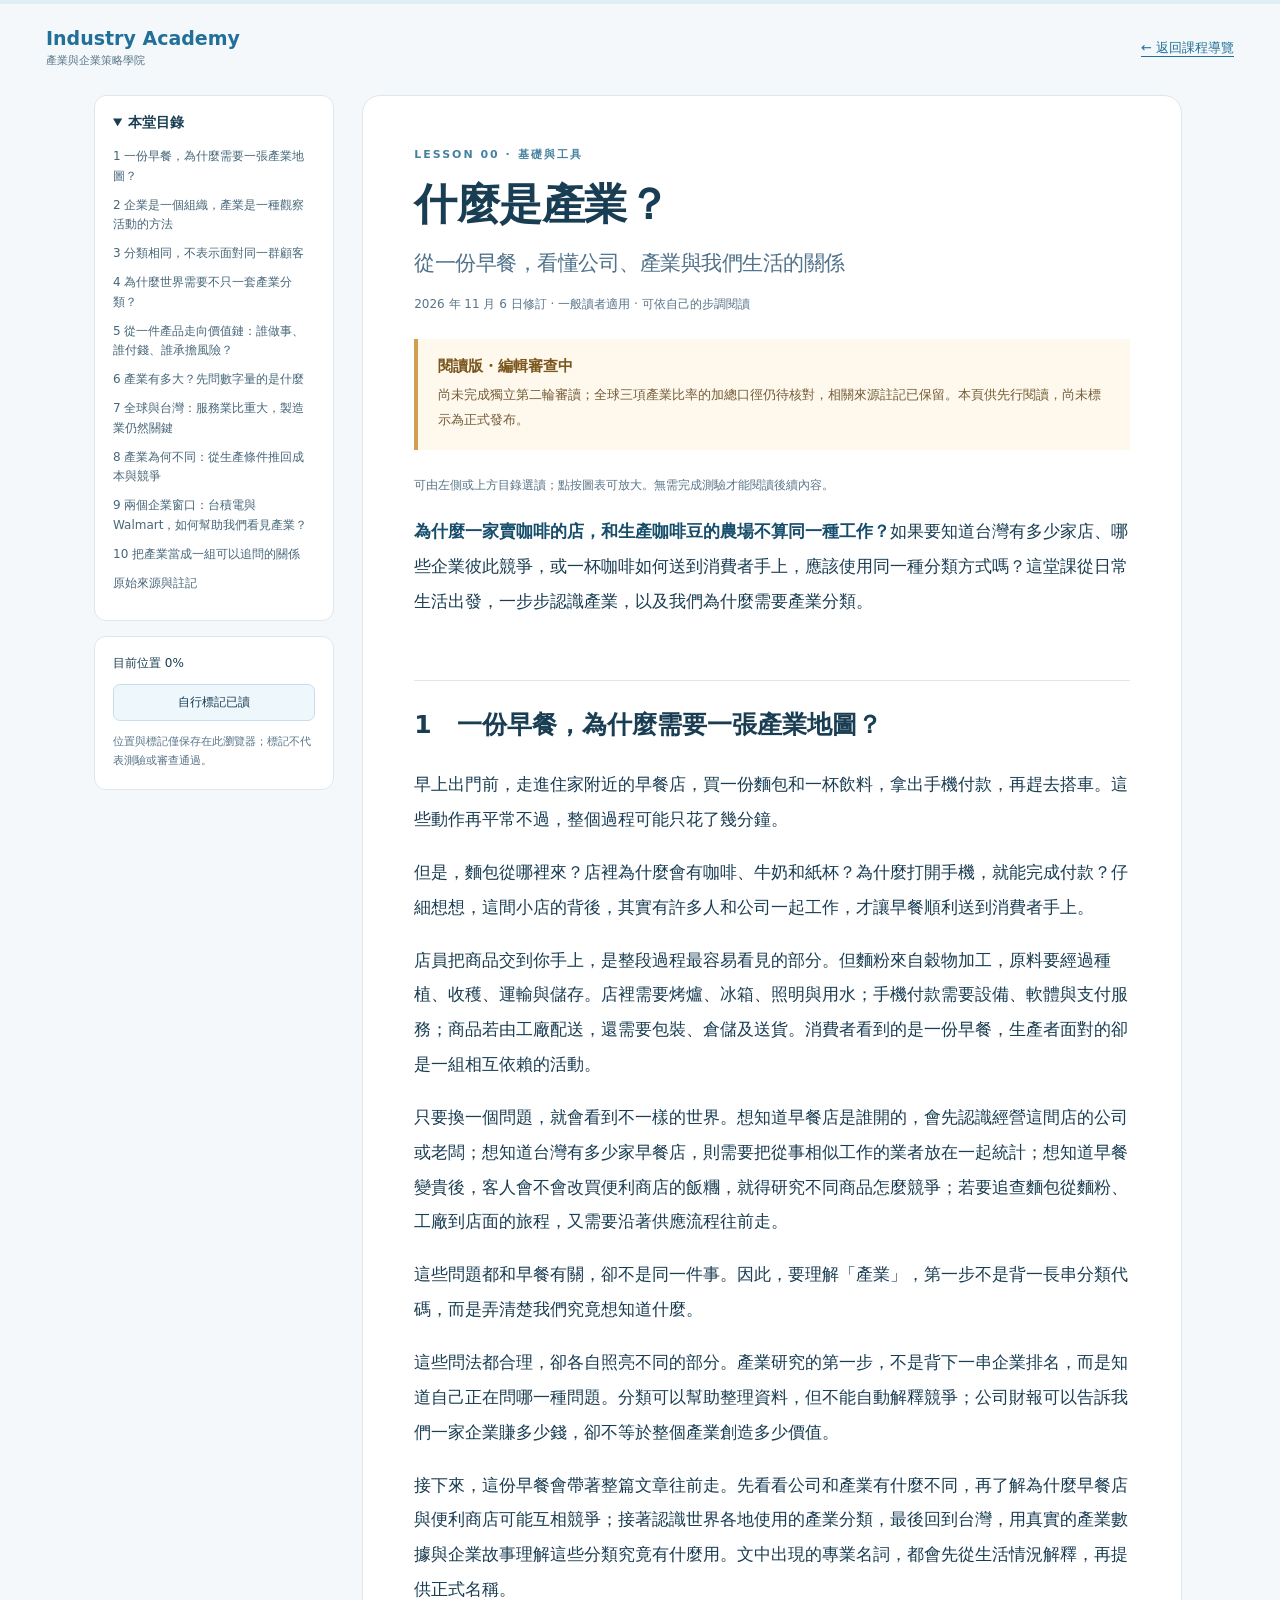
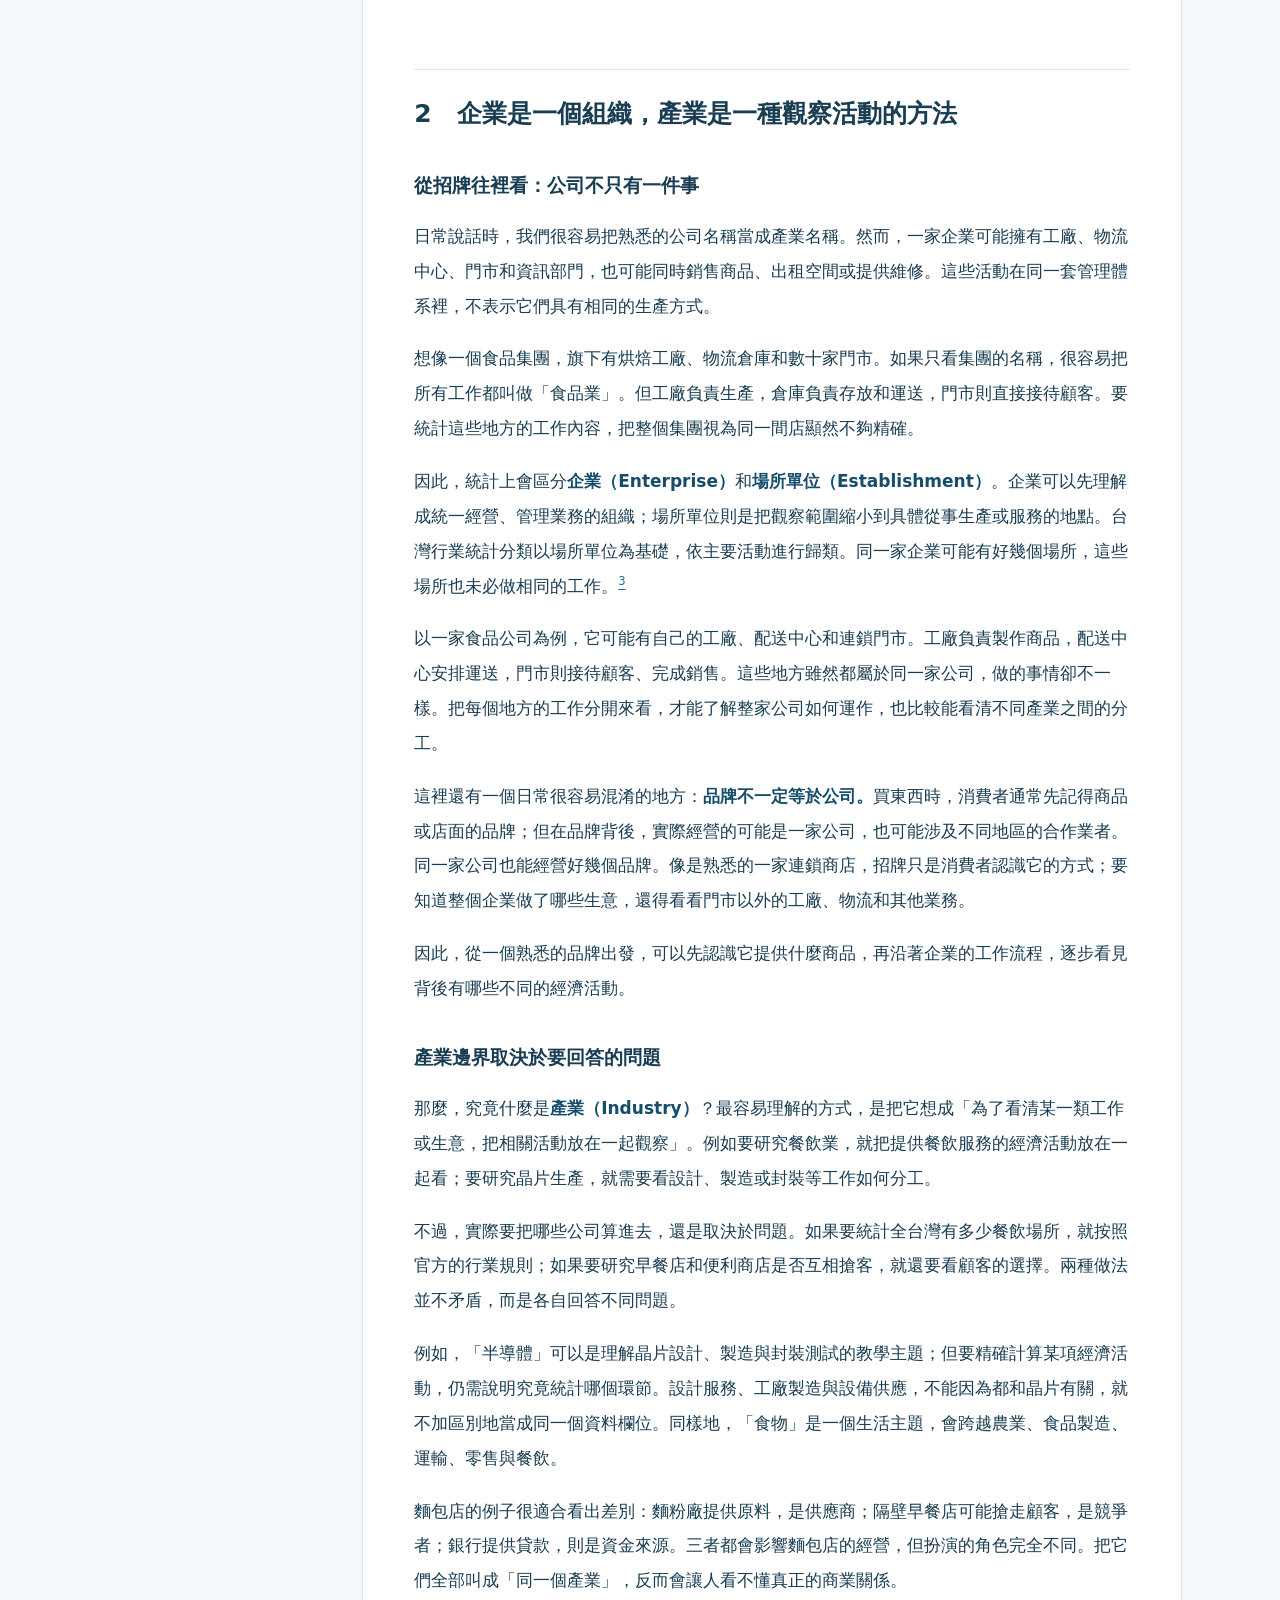
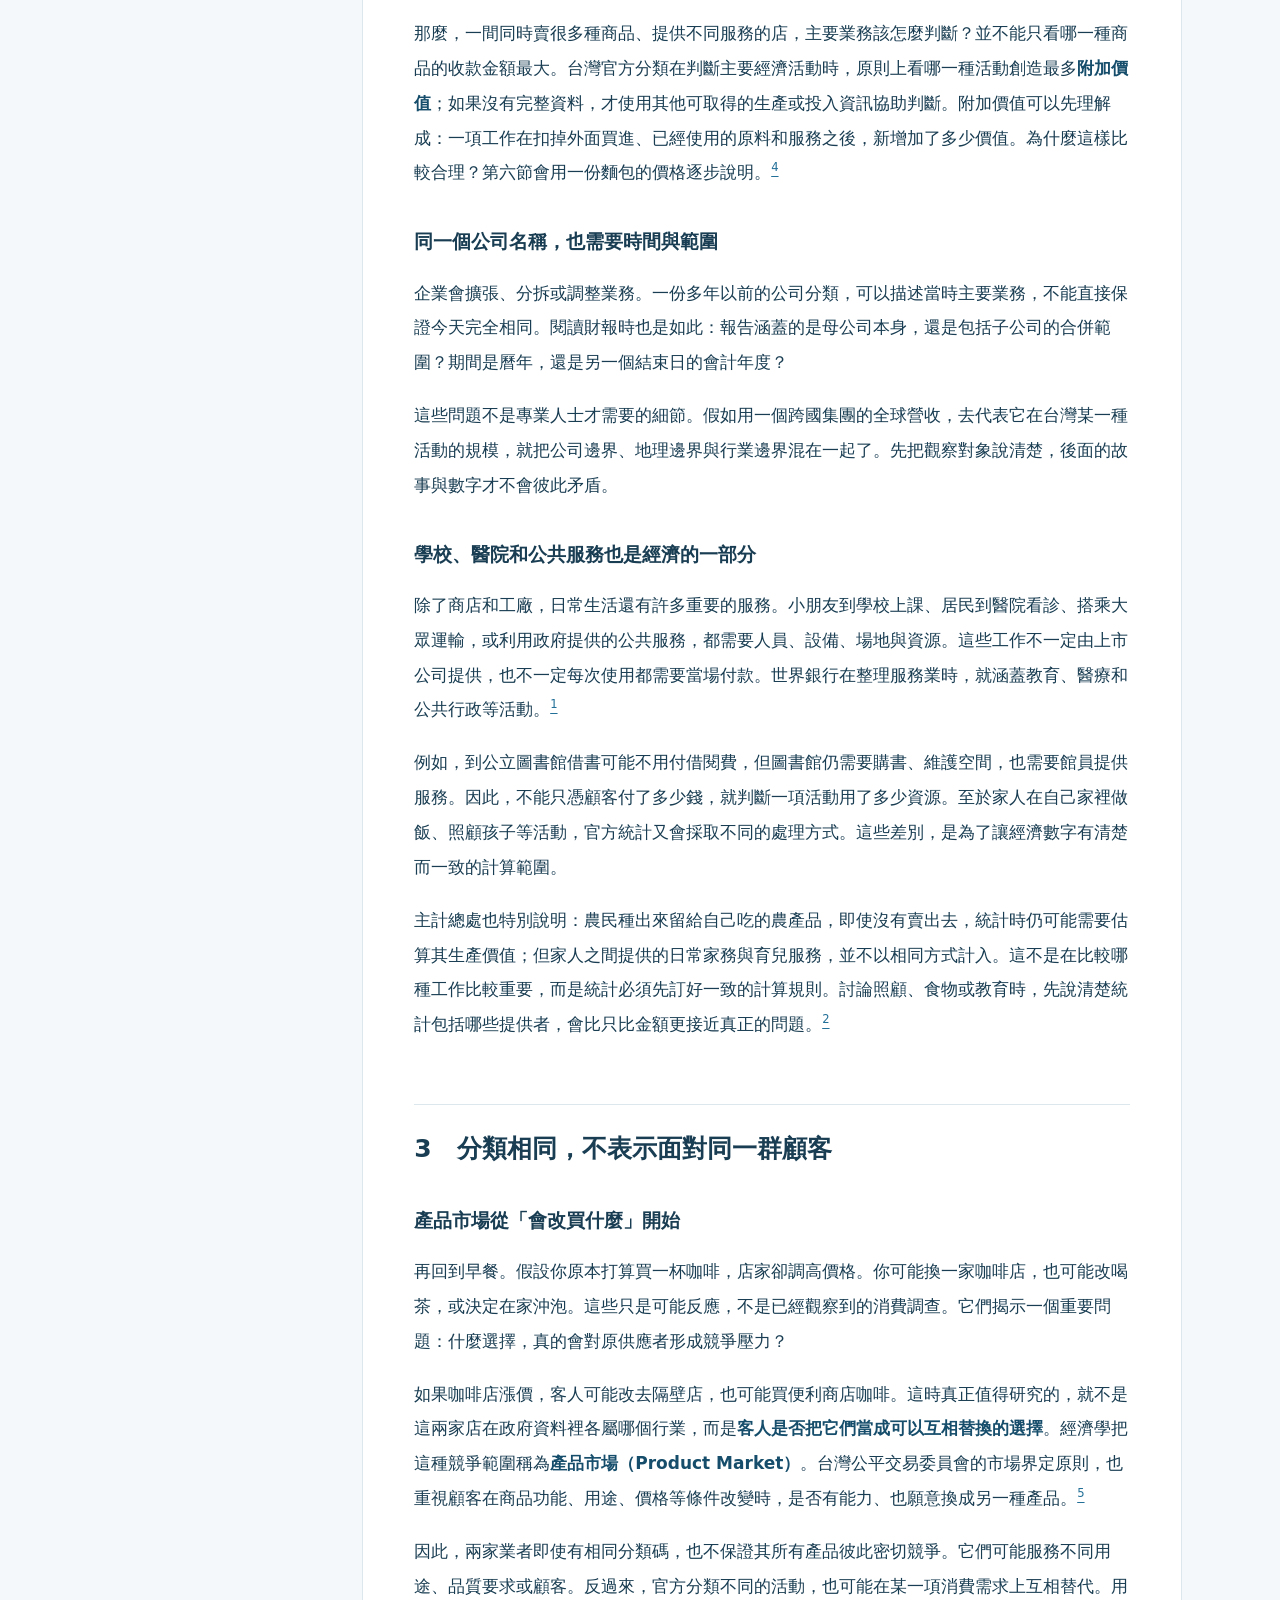
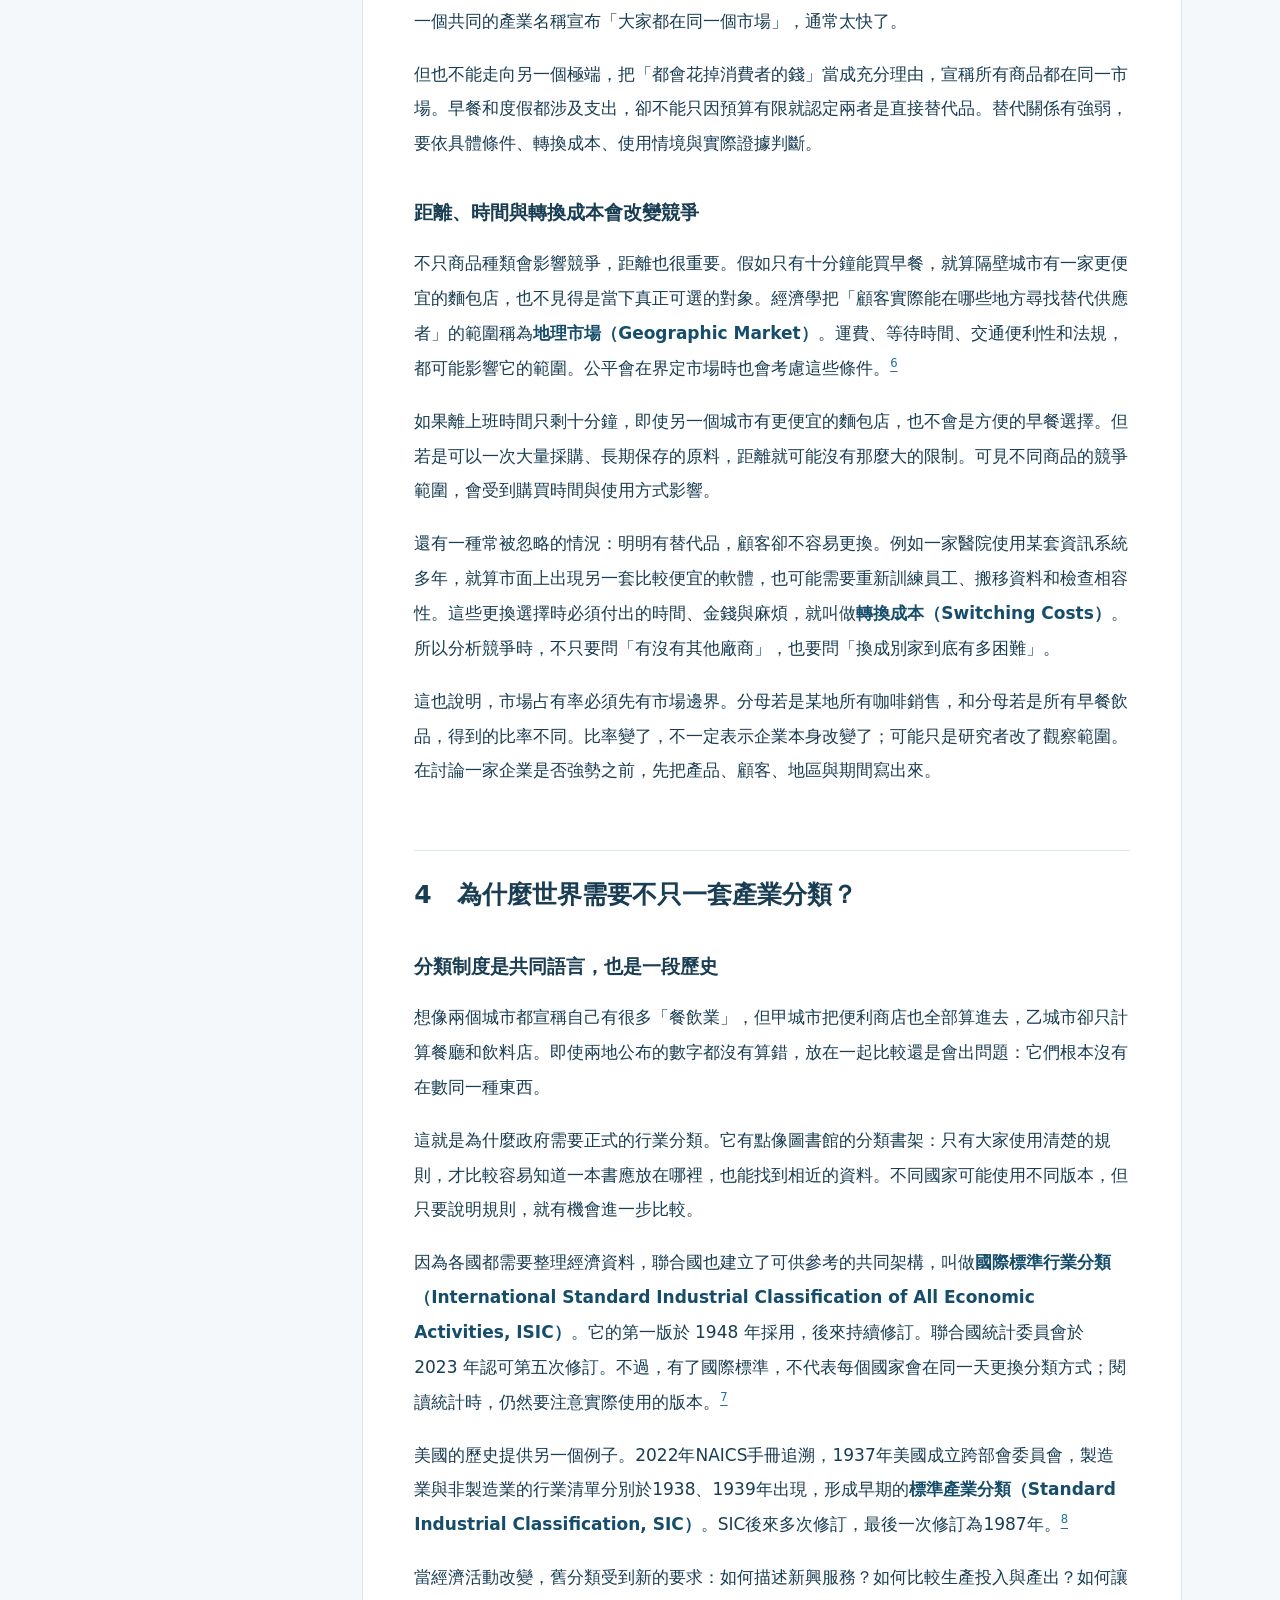
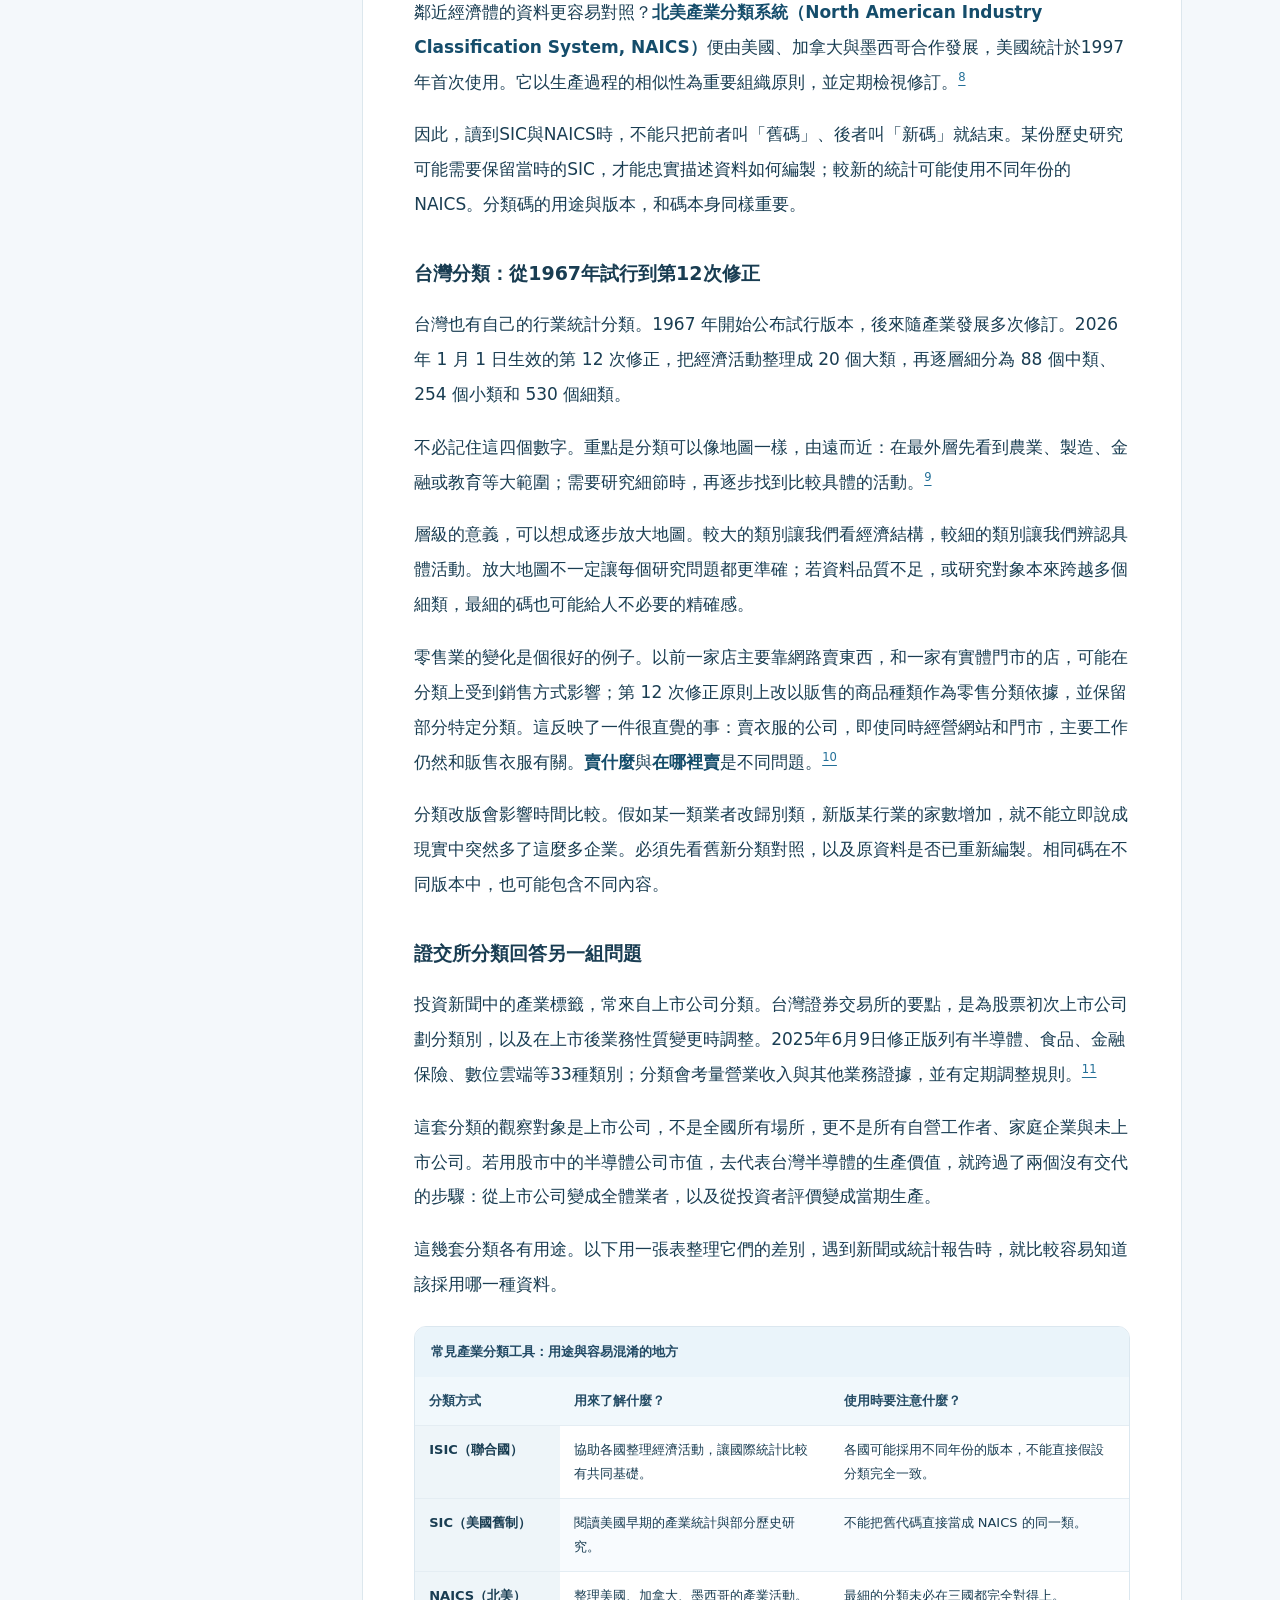
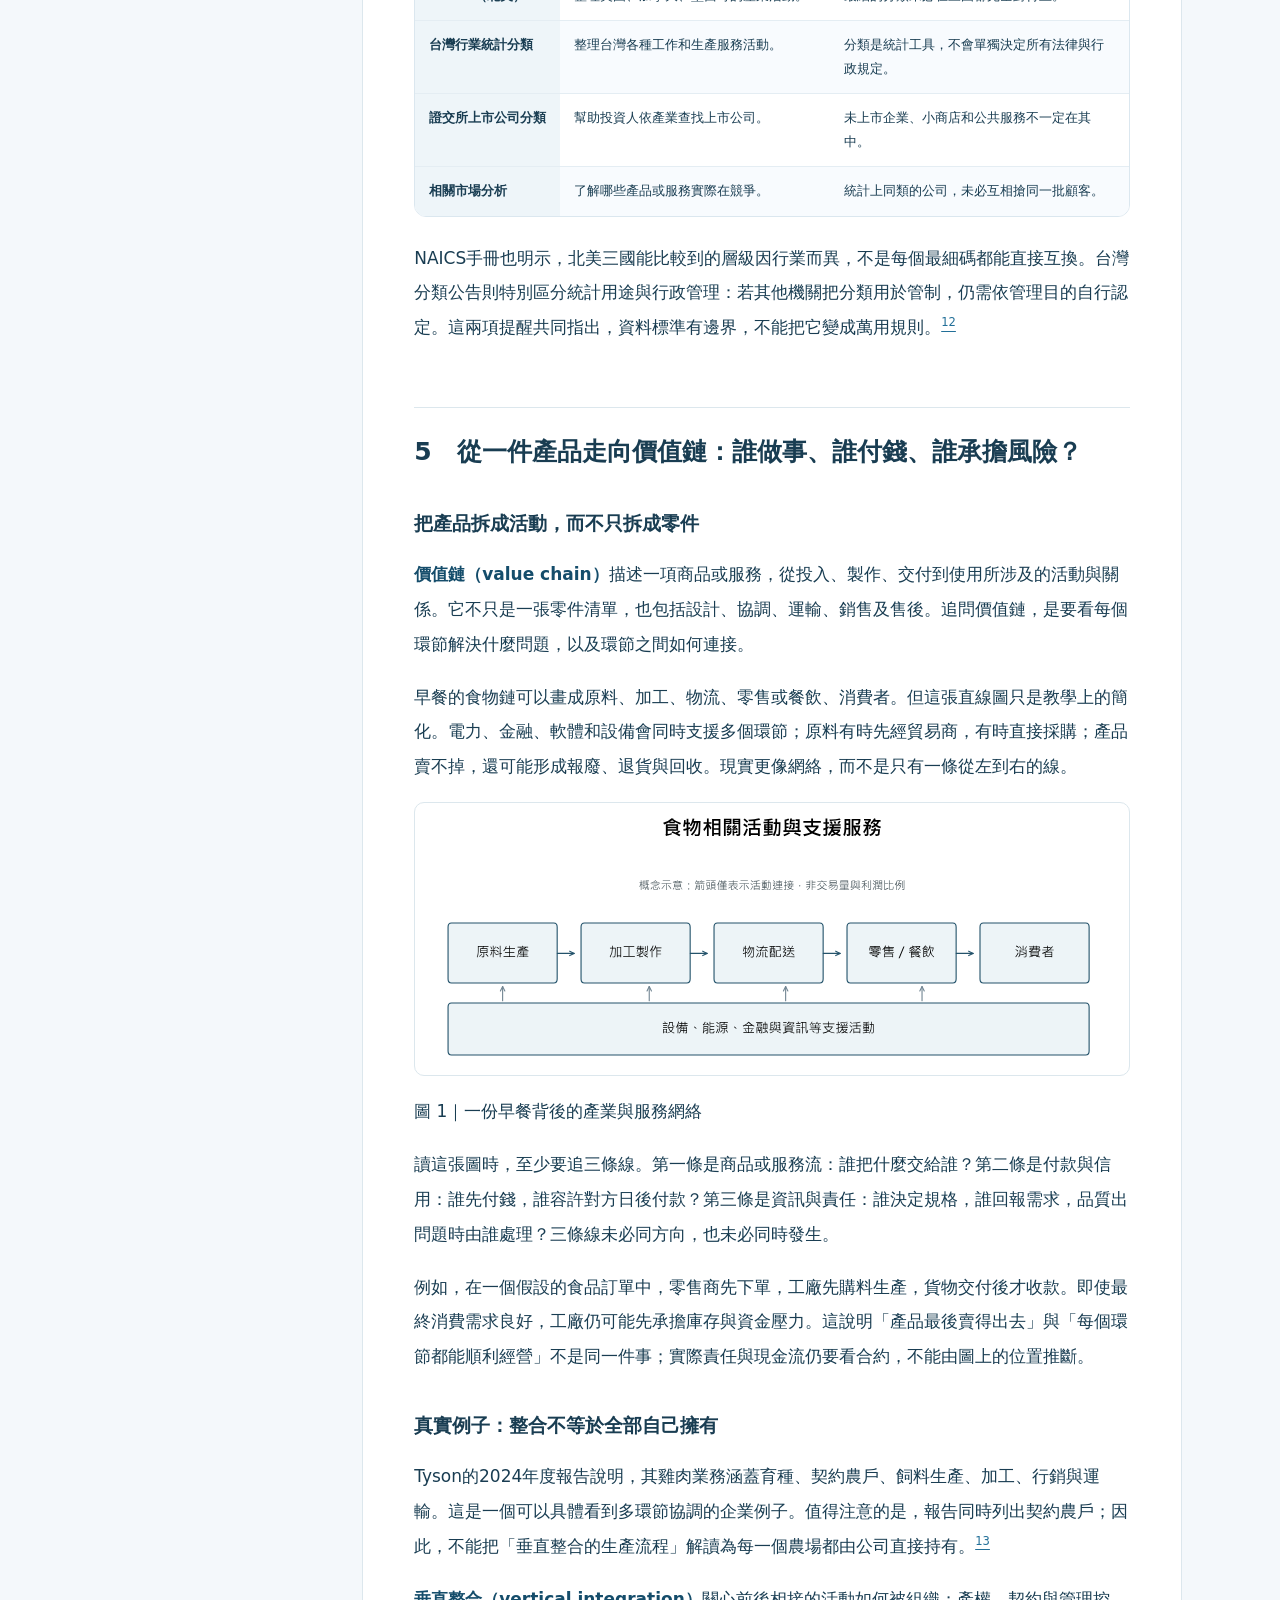
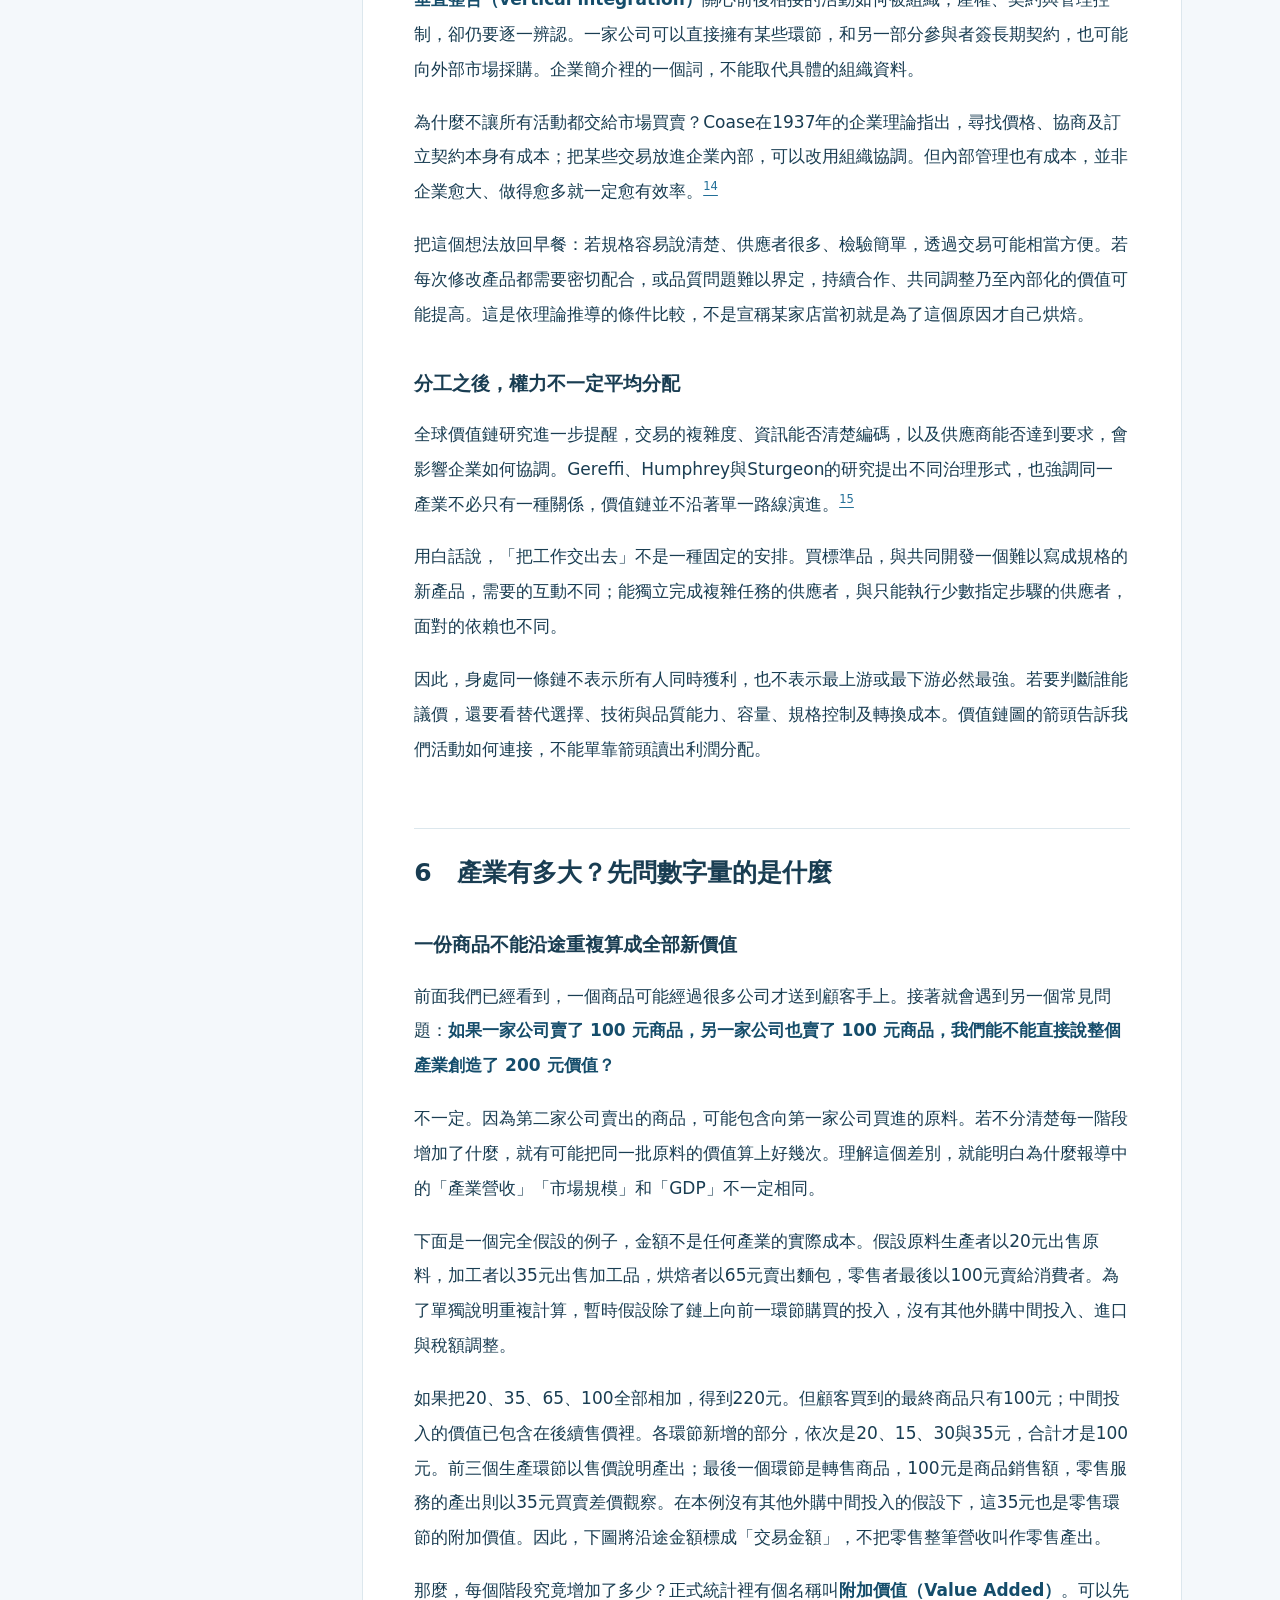
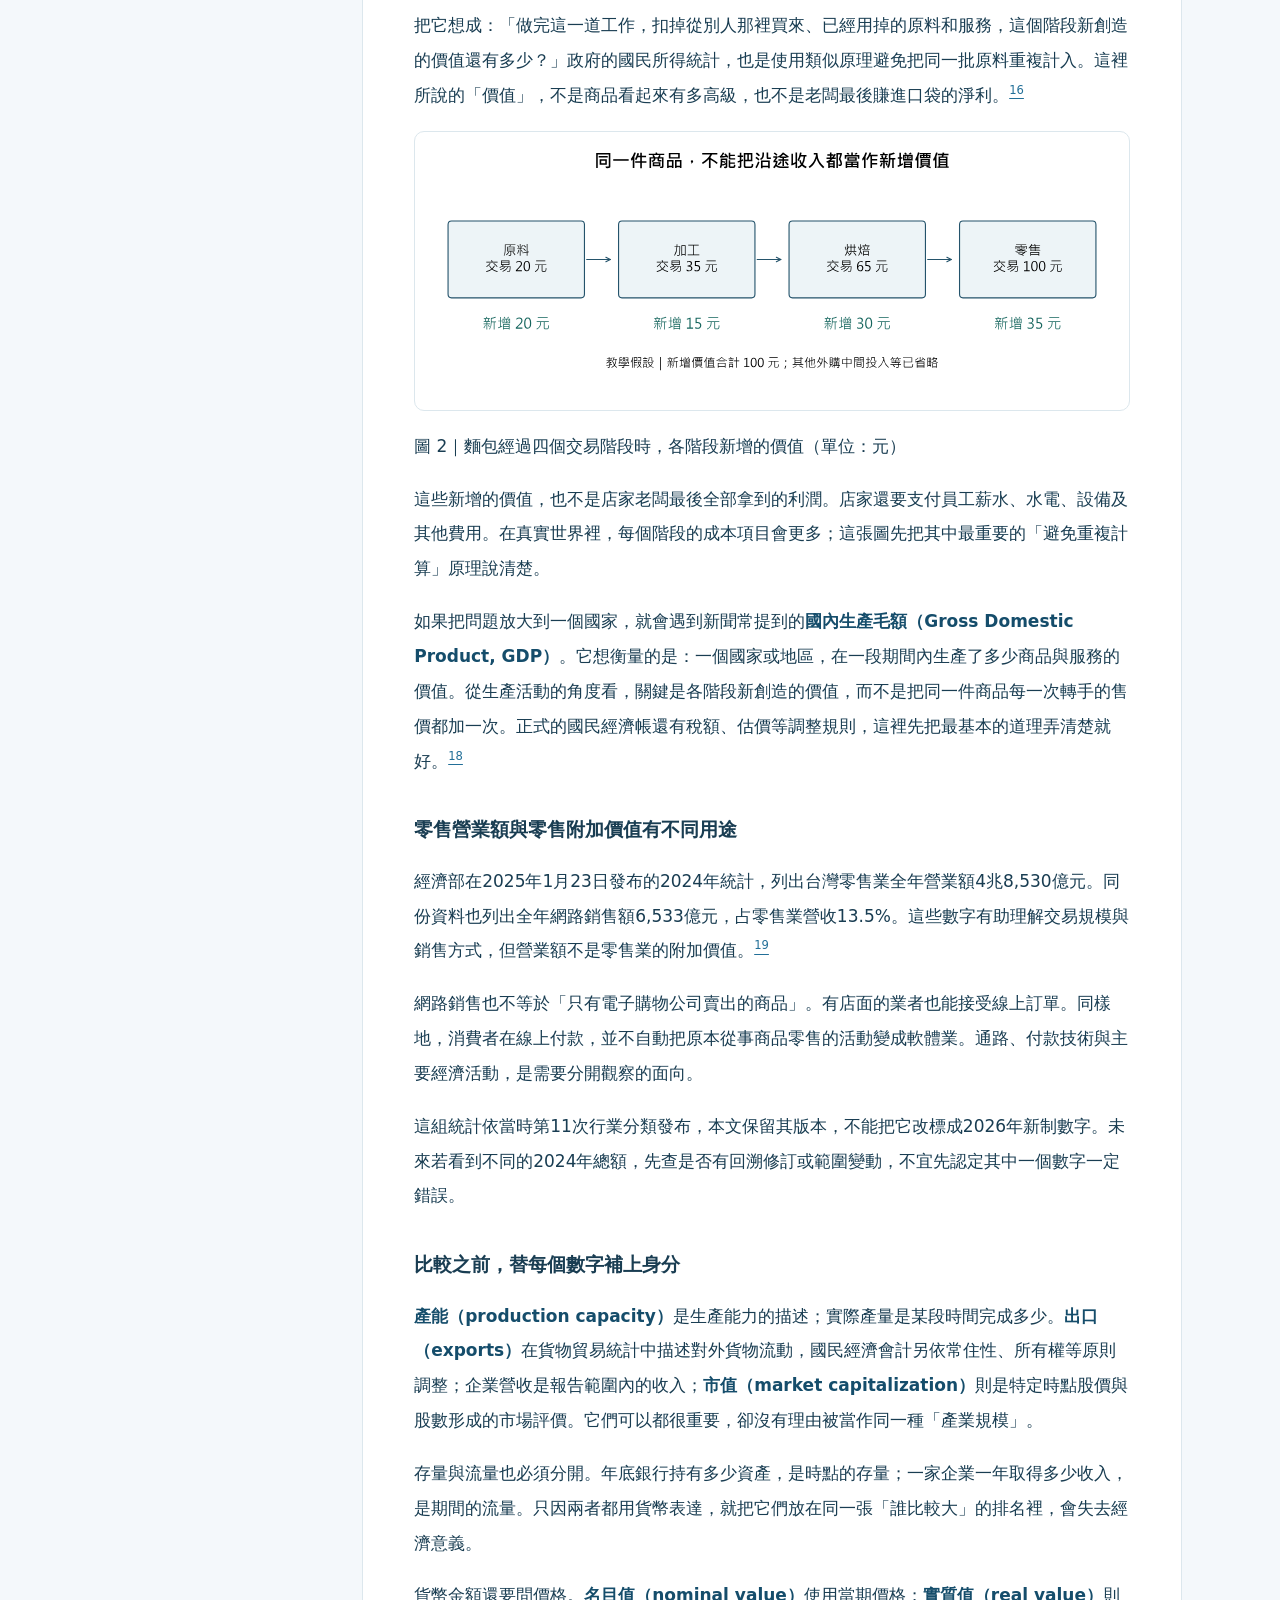
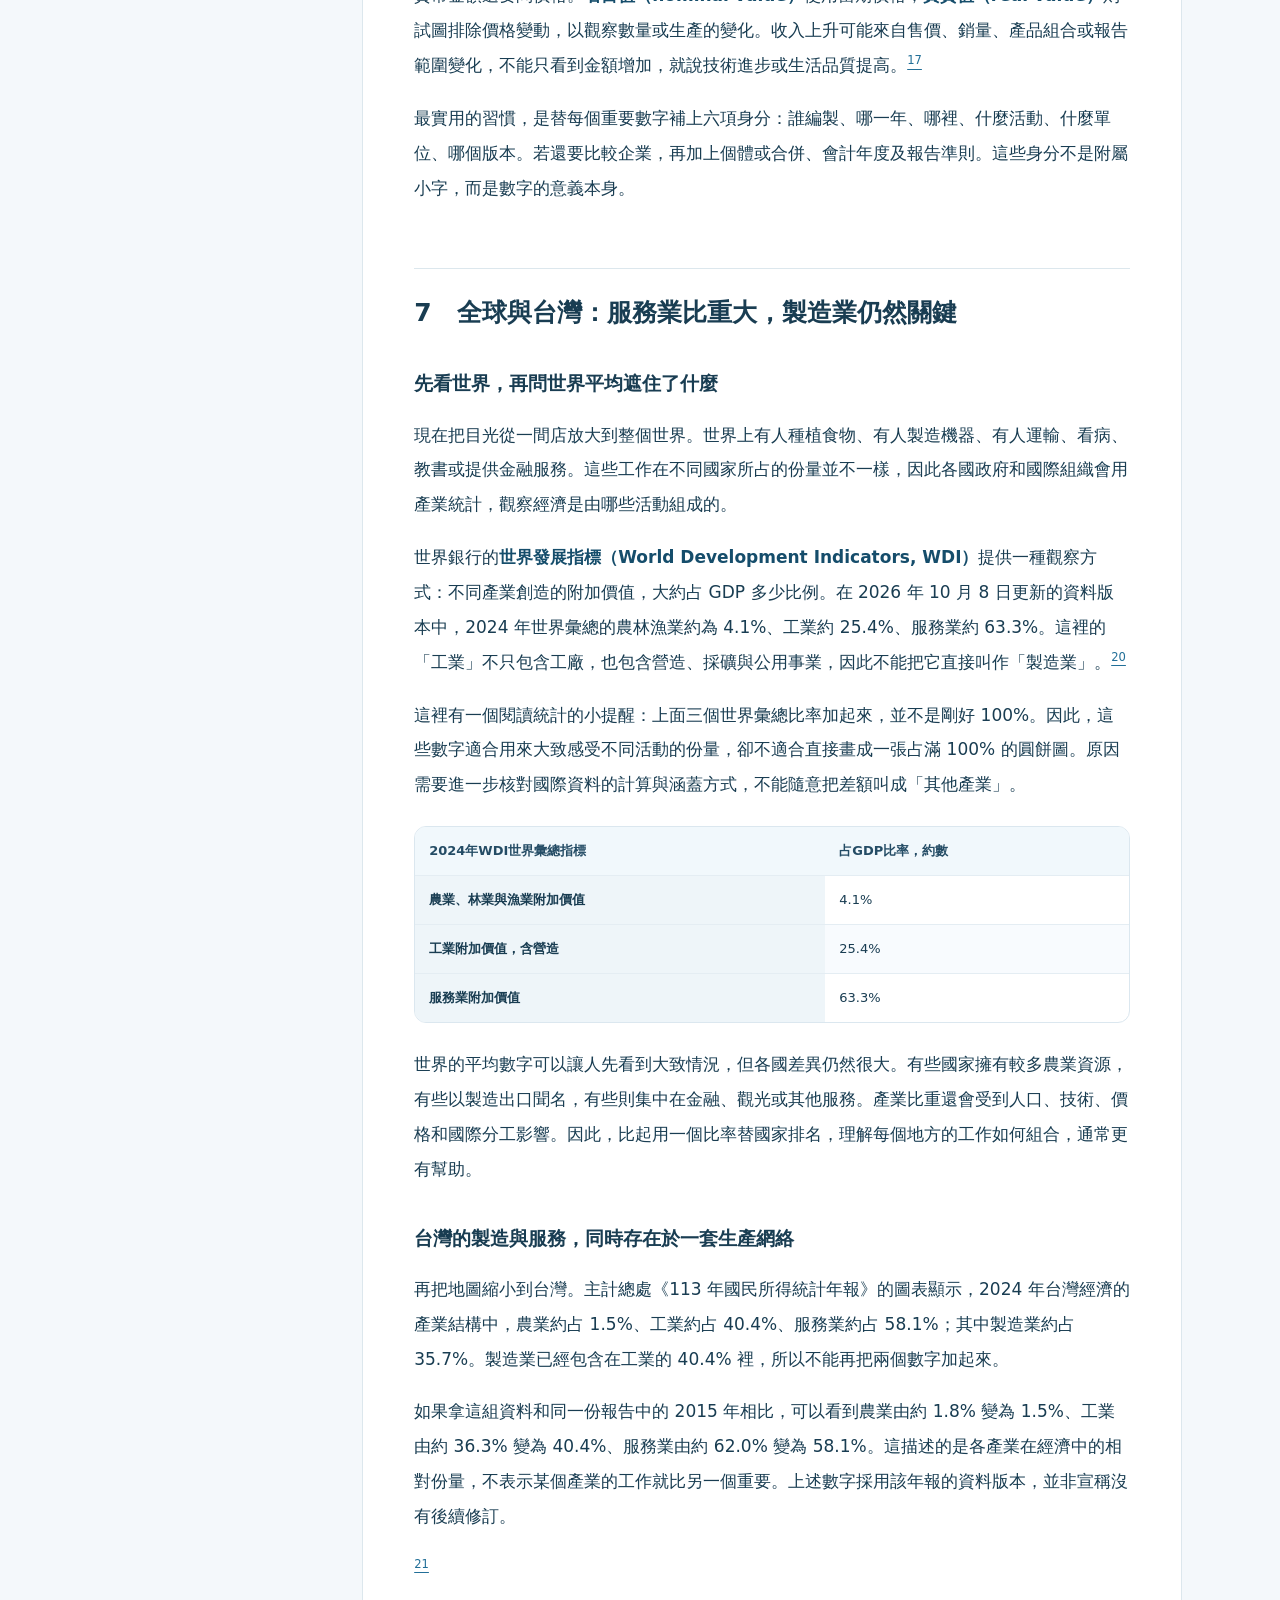
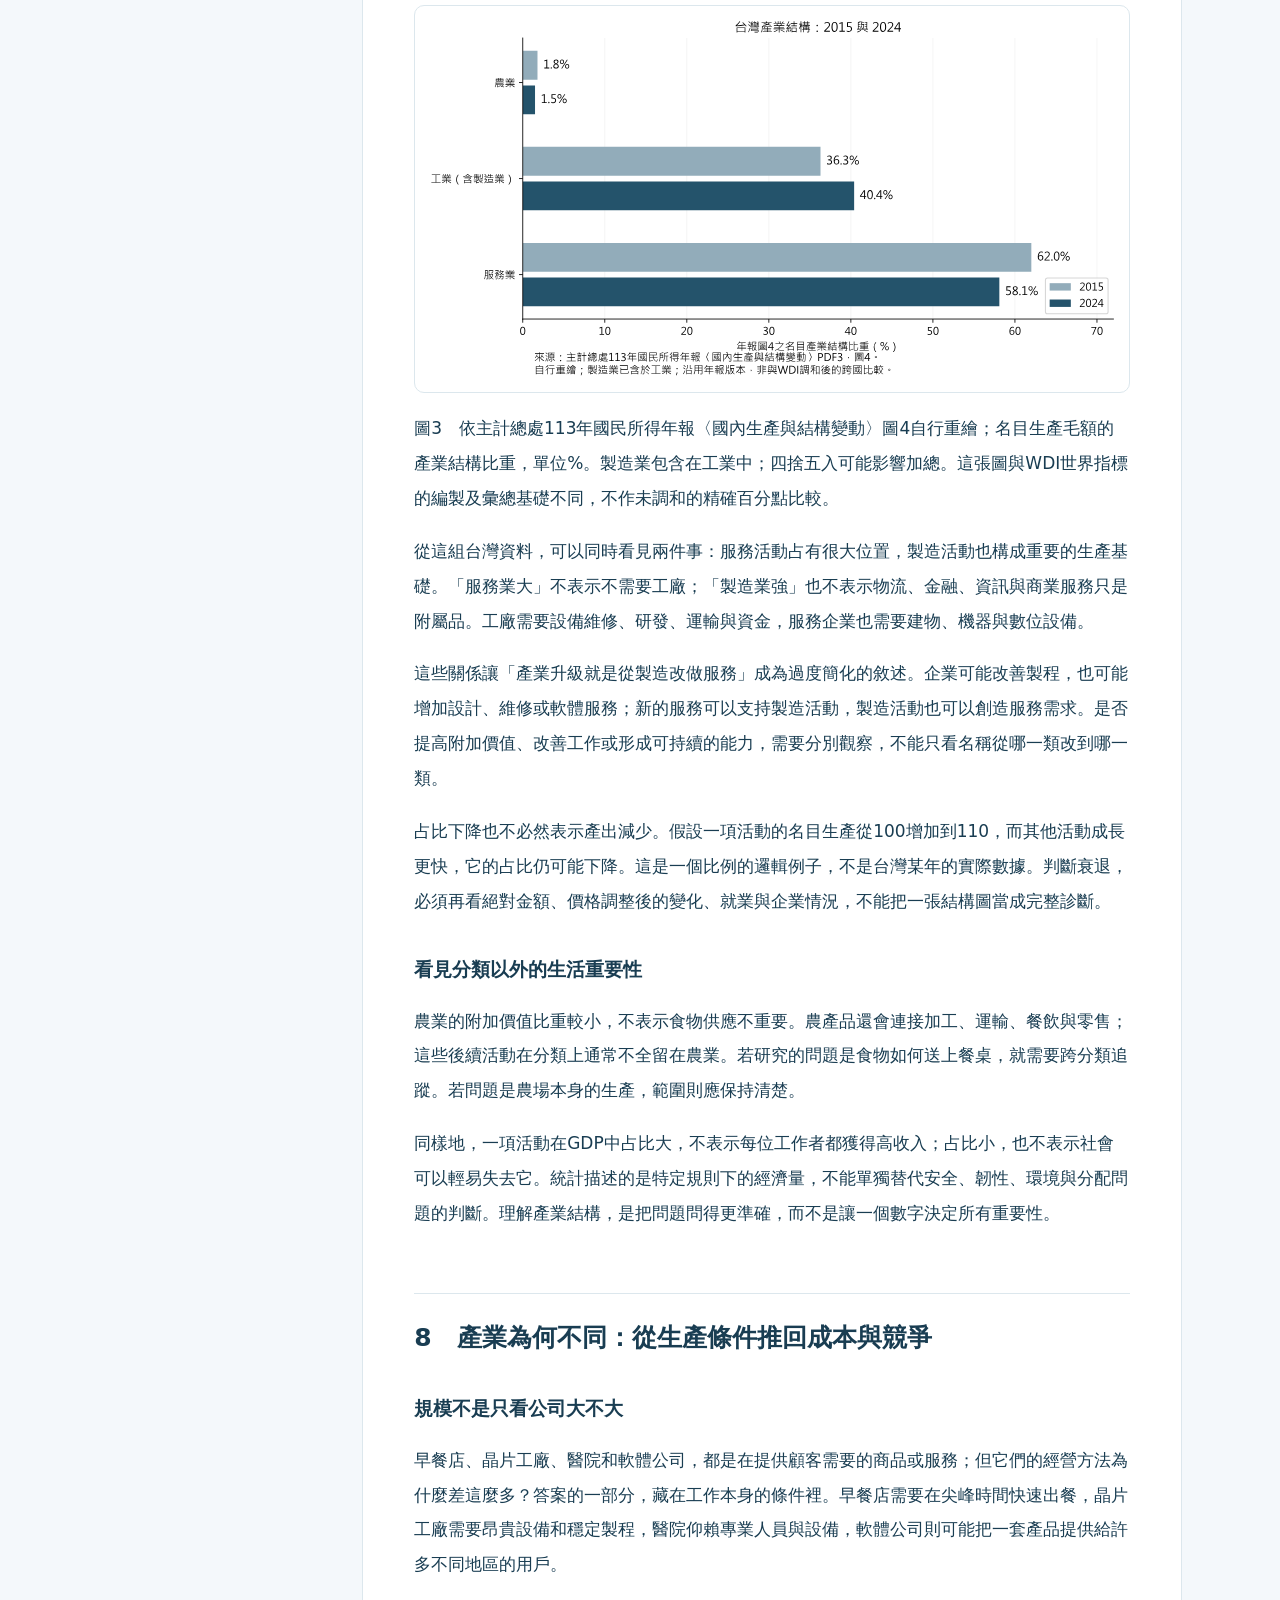
<file: docs/lesson-00.html>
<!doctype html>
<html lang="zh-Hant"><head><meta charset="utf-8"><meta name="viewport" content="width=device-width,initial-scale=1">
<meta name="description" content="從一份早餐理解產業、企業、產品市場、價值鏈，以及全球與台灣產業結構。Lesson 00 教材候選稿，審閱中。">
<title>第00堂｜什麼是產業 · Industry Academy</title>
<link rel="stylesheet" href="./lesson-00.css?v=1"><script src="./lesson-00.js?v=1" defer></script>
<style>
.responsive-table{width:100%;overflow-x:auto;margin:1.5rem 0;border:1px solid #dbe7ef;border-radius:12px}
.classification-table{border-collapse:collapse;width:100%;min-width:660px;font-size:.94rem;line-height:1.75}
.classification-table caption{caption-side:top;text-align:left;padding:13px 16px;background:#eaf4fa;color:#234b65;font-weight:700}
.classification-table th,.classification-table td{text-align:left;vertical-align:top;padding:12px 14px;border-bottom:1px solid #e4edf3}
.classification-table thead th{background:#f1f8fc;color:#244c65}
.classification-table tbody th{font-weight:700;white-space:nowrap}
.classification-table tbody tr:nth-child(even){background:#f8fbfe}
.classification-table tbody tr:last-child td,.classification-table tbody tr:last-child th{border-bottom:0}
</style></head><body><a class="skip-link" href="#lesson-content">直接閱讀正文</a>
<div class="reading-track" aria-hidden="true"><span id="reading-bar"></span></div>
<header class="reader-header"><a class="wordmark" href="./index.html">Industry Academy <small>產業與企業策略學院</small></a><a href="./index.html#lesson/0">← 返回課程導覽</a></header>
<div class="reader-layout"><aside class="reader-aside"><details id="lesson-toc"><summary>本堂目錄</summary><nav aria-label="本堂章節"><div class="toc">
<ul>
<li><a href="#1">1 一份早餐，為什麼需要一張產業地圖？</a></li>
<li><a href="#2">2 企業是一個組織，產業是一種觀察活動的方法</a></li>
<li><a href="#3">3 分類相同，不表示面對同一群顧客</a></li>
<li><a href="#4">4 為什麼世界需要不只一套產業分類？</a></li>
<li><a href="#5">5 從一件產品走向價值鏈：誰做事、誰付錢、誰承擔風險？</a></li>
<li><a href="#6">6 產業有多大？先問數字量的是什麼</a></li>
<li><a href="#7">7 全球與台灣：服務業比重大，製造業仍然關鍵</a></li>
<li><a href="#8">8 產業為何不同：從生產條件推回成本與競爭</a></li>
<li><a href="#9-walmart">9 兩個企業窗口：台積電與Walmart，如何幫助我們看見產業？</a></li>
<li><a href="#10">10 把產業當成一組可以追問的關係</a></li>
<li><a href="#_26">原始來源與註記</a></li>
</ul>
</div>
</nav></details>
<div class="position-card"><span id="position-label" role="status">目前位置 0%</span><button id="resume-reading" type="button" hidden>回到上次位置</button><button id="mark-read" type="button">自行標記已讀</button><small>位置與標記僅保存在此瀏覽器；標記不代表測驗或審查通過。</small></div></aside>
<main id="lesson-content" class="reader" tabindex="-1"><div class="eyebrow">LESSON 00 · 基礎與工具</div><h1>什麼是產業？<small style="display:block;font-size:.49em;font-weight:500;line-height:1.65;margin-top:12px;color:#50728a">從一份早餐，看懂公司、產業與我們生活的關係</small></h1>
<p class="edition">2026 年 11 月 6 日修訂 · 一般讀者適用 · 可依自己的步調閱讀</p>
<div class="candidate-notice"><strong>閱讀版・編輯審查中</strong><p>尚未完成獨立第二輪審讀；全球三項產業比率的加總口徑仍待核對，相關來源註記已保留。本頁供先行閱讀，尚未標示為正式發布。</p></div>
<p class="reader-hint">可由左側或上方目錄選讀；點按圖表可放大。無需完成測驗才能閱讀後續內容。</p>
<article class="lesson-text"><p class="lesson-lead"><strong>為什麼一家賣咖啡的店，和生產咖啡豆的農場不算同一種工作？</strong>如果要知道台灣有多少家店、哪些企業彼此競爭，或一杯咖啡如何送到消費者手上，應該使用同一種分類方式嗎？這堂課從日常生活出發，一步步認識產業，以及我們為什麼需要產業分類。</p>
<h2 id="1">1　一份早餐，為什麼需要一張產業地圖？</h2>
<p>早上出門前，走進住家附近的早餐店，買一份麵包和一杯飲料，拿出手機付款，再趕去搭車。這些動作再平常不過，整個過程可能只花了幾分鐘。</p><p>但是，麵包從哪裡來？店裡為什麼會有咖啡、牛奶和紙杯？為什麼打開手機，就能完成付款？仔細想想，這間小店的背後，其實有許多人和公司一起工作，才讓早餐順利送到消費者手上。</p>
<p>店員把商品交到你手上，是整段過程最容易看見的部分。但麵粉來自穀物加工，原料要經過種植、收穫、運輸與儲存。店裡需要烤爐、冰箱、照明與用水；手機付款需要設備、軟體與支付服務；商品若由工廠配送，還需要包裝、倉儲及送貨。消費者看到的是一份早餐，生產者面對的卻是一組相互依賴的活動。</p>
<p>只要換一個問題，就會看到不一樣的世界。想知道早餐店是誰開的，會先認識經營這間店的公司或老闆；想知道台灣有多少家早餐店，則需要把從事相似工作的業者放在一起統計；想知道早餐變貴後，客人會不會改買便利商店的飯糰，就得研究不同商品怎麼競爭；若要追查麵包從麵粉、工廠到店面的旅程，又需要沿著供應流程往前走。</p><p>這些問題都和早餐有關，卻不是同一件事。因此，要理解「產業」，第一步不是背一長串分類代碼，而是弄清楚我們究竟想知道什麼。</p>
<p>這些問法都合理，卻各自照亮不同的部分。產業研究的第一步，不是背下一串企業排名，而是知道自己正在問哪一種問題。分類可以幫助整理資料，但不能自動解釋競爭；公司財報可以告訴我們一家企業賺多少錢，卻不等於整個產業創造多少價值。</p>
<p>接下來，這份早餐會帶著整篇文章往前走。先看看公司和產業有什麼不同，再了解為什麼早餐店與便利商店可能互相競爭；接著認識世界各地使用的產業分類，最後回到台灣，用真實的產業數據與企業故事理解這些分類究竟有什麼用。文中出現的專業名詞，都會先從生活情況解釋，再提供正式名稱。</p>
<h2 id="2">2　企業是一個組織，產業是一種觀察活動的方法</h2>
<h3 id="_1">從招牌往裡看：公司不只有一件事</h3>
<p>日常說話時，我們很容易把熟悉的公司名稱當成產業名稱。然而，一家企業可能擁有工廠、物流中心、門市和資訊部門，也可能同時銷售商品、出租空間或提供維修。這些活動在同一套管理體系裡，不表示它們具有相同的生產方式。</p>
<p>想像一個食品集團，旗下有烘焙工廠、物流倉庫和數十家門市。如果只看集團的名稱，很容易把所有工作都叫做「食品業」。但工廠負責生產，倉庫負責存放和運送，門市則直接接待顧客。要統計這些地方的工作內容，把整個集團視為同一間店顯然不夠精確。</p><p>因此，統計上會區分<strong>企業（Enterprise）</strong>和<strong>場所單位（Establishment）</strong>。企業可以先理解成統一經營、管理業務的組織；場所單位則是把觀察範圍縮小到具體從事生產或服務的地點。台灣行業統計分類以場所單位為基礎，依主要活動進行歸類。同一家企業可能有好幾個場所，這些場所也未必做相同的工作。<sup id="fnref:units"><a class="footnote-ref" href="#fn:units">3</a></sup></p>
<p>以一家食品公司為例，它可能有自己的工廠、配送中心和連鎖門市。工廠負責製作商品，配送中心安排運送，門市則接待顧客、完成銷售。這些地方雖然都屬於同一家公司，做的事情卻不一樣。把每個地方的工作分開來看，才能了解整家公司如何運作，也比較能看清不同產業之間的分工。</p>
<p>這裡還有一個日常很容易混淆的地方：<strong>品牌不一定等於公司。</strong>買東西時，消費者通常先記得商品或店面的品牌；但在品牌背後，實際經營的可能是一家公司，也可能涉及不同地區的合作業者。同一家公司也能經營好幾個品牌。像是熟悉的一家連鎖商店，招牌只是消費者認識它的方式；要知道整個企業做了哪些生意，還得看看門市以外的工廠、物流和其他業務。</p>
<p>因此，從一個熟悉的品牌出發，可以先認識它提供什麼商品，再沿著企業的工作流程，逐步看見背後有哪些不同的經濟活動。</p>
<h3 id="_2">產業邊界取決於要回答的問題</h3>
<p>那麼，究竟什麼是<strong>產業（Industry）</strong>？最容易理解的方式，是把它想成「為了看清某一類工作或生意，把相關活動放在一起觀察」。例如要研究餐飲業，就把提供餐飲服務的經濟活動放在一起看；要研究晶片生產，就需要看設計、製造或封裝等工作如何分工。</p><p>不過，實際要把哪些公司算進去，還是取決於問題。如果要統計全台灣有多少餐飲場所，就按照官方的行業規則；如果要研究早餐店和便利商店是否互相搶客，就還要看顧客的選擇。兩種做法並不矛盾，而是各自回答不同問題。</p>
<p>例如，「半導體」可以是理解晶片設計、製造與封裝測試的教學主題；但要精確計算某項經濟活動，仍需說明究竟統計哪個環節。設計服務、工廠製造與設備供應，不能因為都和晶片有關，就不加區別地當成同一個資料欄位。同樣地，「食物」是一個生活主題，會跨越農業、食品製造、運輸、零售與餐飲。</p>
<p>麵包店的例子很適合看出差別：麵粉廠提供原料，是供應商；隔壁早餐店可能搶走顧客，是競爭者；銀行提供貸款，則是資金來源。三者都會影響麵包店的經營，但扮演的角色完全不同。把它們全部叫成「同一個產業」，反而會讓人看不懂真正的商業關係。</p>
<p>那麼，一間同時賣很多種商品、提供不同服務的店，主要業務該怎麼判斷？並不能只看哪一種商品的收款金額最大。台灣官方分類在判斷主要經濟活動時，原則上看哪一種活動創造最多<strong>附加價值</strong>；如果沒有完整資料，才使用其他可取得的生產或投入資訊協助判斷。附加價值可以先理解成：一項工作在扣掉外面買進、已經使用的原料和服務之後，新增加了多少價值。為什麼這樣比較合理？第六節會用一份麵包的價格逐步說明。<sup id="fnref:principal"><a class="footnote-ref" href="#fn:principal">4</a></sup></p>
<h3 id="_3">同一個公司名稱，也需要時間與範圍</h3>
<p>企業會擴張、分拆或調整業務。一份多年以前的公司分類，可以描述當時主要業務，不能直接保證今天完全相同。閱讀財報時也是如此：報告涵蓋的是母公司本身，還是包括子公司的合併範圍？期間是曆年，還是另一個結束日的會計年度？</p>
<p>這些問題不是專業人士才需要的細節。假如用一個跨國集團的全球營收，去代表它在台灣某一種活動的規模，就把公司邊界、地理邊界與行業邊界混在一起了。先把觀察對象說清楚，後面的故事與數字才不會彼此矛盾。</p>
<h3 id="_4">學校、醫院和公共服務也是經濟的一部分</h3>
<p>除了商店和工廠，日常生活還有許多重要的服務。小朋友到學校上課、居民到醫院看診、搭乘大眾運輸，或利用政府提供的公共服務，都需要人員、設備、場地與資源。這些工作不一定由上市公司提供，也不一定每次使用都需要當場付款。世界銀行在整理服務業時，就涵蓋教育、醫療和公共行政等活動。<sup id="fnref:noncompany"><a class="footnote-ref" href="#fn:noncompany">1</a></sup></p>
<p>例如，到公立圖書館借書可能不用付借閱費，但圖書館仍需要購書、維護空間，也需要館員提供服務。因此，不能只憑顧客付了多少錢，就判斷一項活動用了多少資源。至於家人在自己家裡做飯、照顧孩子等活動，官方統計又會採取不同的處理方式。這些差別，是為了讓經濟數字有清楚而一致的計算範圍。</p>
<p>主計總處也特別說明：農民種出來留給自己吃的農產品，即使沒有賣出去，統計時仍可能需要估算其生產價值；但家人之間提供的日常家務與育兒服務，並不以相同方式計入。這不是在比較哪種工作比較重要，而是統計必須先訂好一致的計算規則。討論照顧、食物或教育時，先說清楚統計包括哪些提供者，會比只比金額更接近真正的問題。<sup id="fnref:productionboundary"><a class="footnote-ref" href="#fn:productionboundary">2</a></sup></p>
<h2 id="3">3　分類相同，不表示面對同一群顧客</h2>
<h3 id="_5">產品市場從「會改買什麼」開始</h3>
<p>再回到早餐。假設你原本打算買一杯咖啡，店家卻調高價格。你可能換一家咖啡店，也可能改喝茶，或決定在家沖泡。這些只是可能反應，不是已經觀察到的消費調查。它們揭示一個重要問題：什麼選擇，真的會對原供應者形成競爭壓力？</p>
<p>如果咖啡店漲價，客人可能改去隔壁店，也可能買便利商店咖啡。這時真正值得研究的，就不是這兩家店在政府資料裡各屬哪個行業，而是<strong>客人是否把它們當成可以互相替換的選擇</strong>。經濟學把這種競爭範圍稱為<strong>產品市場（Product Market）</strong>。台灣公平交易委員會的市場界定原則，也重視顧客在商品功能、用途、價格等條件改變時，是否有能力、也願意換成另一種產品。<sup id="fnref:market"><a class="footnote-ref" href="#fn:market">5</a></sup></p>
<p>因此，兩家業者即使有相同分類碼，也不保證其所有產品彼此密切競爭。它們可能服務不同用途、品質要求或顧客。反過來，官方分類不同的活動，也可能在某一項消費需求上互相替代。用一個共同的產業名稱宣布「大家都在同一個市場」，通常太快了。</p>
<p>但也不能走向另一個極端，把「都會花掉消費者的錢」當成充分理由，宣稱所有商品都在同一市場。早餐和度假都涉及支出，卻不能只因預算有限就認定兩者是直接替代品。替代關係有強弱，要依具體條件、轉換成本、使用情境與實際證據判斷。</p>
<h3 id="_6">距離、時間與轉換成本會改變競爭</h3>
<p>不只商品種類會影響競爭，距離也很重要。假如只有十分鐘能買早餐，就算隔壁城市有一家更便宜的麵包店，也不見得是當下真正可選的對象。經濟學把「顧客實際能在哪些地方尋找替代供應者」的範圍稱為<strong>地理市場（Geographic Market）</strong>。運費、等待時間、交通便利性和法規，都可能影響它的範圍。公平會在界定市場時也會考慮這些條件。<sup id="fnref:marketgeo"><a class="footnote-ref" href="#fn:marketgeo">6</a></sup></p>
<p>如果離上班時間只剩十分鐘，即使另一個城市有更便宜的麵包店，也不會是方便的早餐選擇。但若是可以一次大量採購、長期保存的原料，距離就可能沒有那麼大的限制。可見不同商品的競爭範圍，會受到購買時間與使用方式影響。</p>
<p>還有一種常被忽略的情況：明明有替代品，顧客卻不容易更換。例如一家醫院使用某套資訊系統多年，就算市面上出現另一套比較便宜的軟體，也可能需要重新訓練員工、搬移資料和檢查相容性。這些更換選擇時必須付出的時間、金錢與麻煩，就叫做<strong>轉換成本（Switching Costs）</strong>。所以分析競爭時，不只要問「有沒有其他廠商」，也要問「換成別家到底有多困難」。</p>
<p>這也說明，市場占有率必須先有市場邊界。分母若是某地所有咖啡銷售，和分母若是所有早餐飲品，得到的比率不同。比率變了，不一定表示企業本身改變了；可能只是研究者改了觀察範圍。在討論一家企業是否強勢之前，先把產品、顧客、地區與期間寫出來。</p>
<h2 id="4">4　為什麼世界需要不只一套產業分類？</h2>
<h3 id="_7">分類制度是共同語言，也是一段歷史</h3>
<p>想像兩個城市都宣稱自己有很多「餐飲業」，但甲城市把便利商店也全部算進去，乙城市卻只計算餐廳和飲料店。即使兩地公布的數字都沒有算錯，放在一起比較還是會出問題：它們根本沒有在數同一種東西。</p><p>這就是為什麼政府需要正式的行業分類。它有點像圖書館的分類書架：只有大家使用清楚的規則，才比較容易知道一本書應放在哪裡，也能找到相近的資料。不同國家可能使用不同版本，但只要說明規則，就有機會進一步比較。</p>
<p>因為各國都需要整理經濟資料，聯合國也建立了可供參考的共同架構，叫做<strong>國際標準行業分類（International Standard Industrial Classification of All Economic Activities, ISIC）</strong>。它的第一版於 1948 年採用，後來持續修訂。聯合國統計委員會於 2023 年認可第五次修訂。不過，有了國際標準，不代表每個國家會在同一天更換分類方式；閱讀統計時，仍然要注意實際使用的版本。<sup id="fnref:isic"><a class="footnote-ref" href="#fn:isic">7</a></sup></p>
<p>美國的歷史提供另一個例子。2022年NAICS手冊追溯，1937年美國成立跨部會委員會，製造業與非製造業的行業清單分別於1938、1939年出現，形成早期的<strong>標準產業分類（Standard Industrial Classification, SIC）</strong>。SIC後來多次修訂，最後一次修訂為1987年。<sup id="fnref:naicshistory"><a class="footnote-ref" href="#fn:naicshistory">8</a></sup></p>
<p>當經濟活動改變，舊分類受到新的要求：如何描述新興服務？如何比較生產投入與產出？如何讓鄰近經濟體的資料更容易對照？<strong>北美產業分類系統（North American Industry Classification System, NAICS）</strong>便由美國、加拿大與墨西哥合作發展，美國統計於1997年首次使用。它以生產過程的相似性為重要組織原則，並定期檢視修訂。<sup id="fnref2:naicshistory"><a class="footnote-ref" href="#fn:naicshistory">8</a></sup></p>
<p>因此，讀到SIC與NAICS時，不能只把前者叫「舊碼」、後者叫「新碼」就結束。某份歷史研究可能需要保留當時的SIC，才能忠實描述資料如何編製；較新的統計可能使用不同年份的NAICS。分類碼的用途與版本，和碼本身同樣重要。</p>
<h3 id="196712">台灣分類：從1967年試行到第12次修正</h3>
<p>台灣也有自己的行業統計分類。1967 年開始公布試行版本，後來隨產業發展多次修訂。2026 年 1 月 1 日生效的第 12 次修正，把經濟活動整理成 20 個大類，再逐層細分為 88 個中類、254 個小類和 530 個細類。</p><p>不必記住這四個數字。重點是分類可以像地圖一樣，由遠而近：在最外層先看到農業、製造、金融或教育等大範圍；需要研究細節時，再逐步找到比較具體的活動。<sup id="fnref:twhistory"><a class="footnote-ref" href="#fn:twhistory">9</a></sup></p>
<p>層級的意義，可以想成逐步放大地圖。較大的類別讓我們看經濟結構，較細的類別讓我們辨認具體活動。放大地圖不一定讓每個研究問題都更準確；若資料品質不足，或研究對象本來跨越多個細類，最細的碼也可能給人不必要的精確感。</p>
<p>零售業的變化是個很好的例子。以前一家店主要靠網路賣東西，和一家有實體門市的店，可能在分類上受到銷售方式影響；第 12 次修正原則上改以販售的商品種類作為零售分類依據，並保留部分特定分類。這反映了一件很直覺的事：賣衣服的公司，即使同時經營網站和門市，主要工作仍然和販售衣服有關。<strong>賣什麼</strong>與<strong>在哪裡賣</strong>是不同問題。<sup id="fnref:twretail"><a class="footnote-ref" href="#fn:twretail">10</a></sup></p>
<p>分類改版會影響時間比較。假如某一類業者改歸別類，新版某行業的家數增加，就不能立即說成現實中突然多了這麼多企業。必須先看舊新分類對照，以及原資料是否已重新編製。相同碼在不同版本中，也可能包含不同內容。</p>
<h3 id="_8">證交所分類回答另一組問題</h3>
<p>投資新聞中的產業標籤，常來自上市公司分類。台灣證券交易所的要點，是為股票初次上市公司劃分類別，以及在上市後業務性質變更時調整。2025年6月9日修正版列有半導體、食品、金融保險、數位雲端等33種類別；分類會考量營業收入與其他業務證據，並有定期調整規則。<sup id="fnref:twse"><a class="footnote-ref" href="#fn:twse">11</a></sup></p>
<p>這套分類的觀察對象是上市公司，不是全國所有場所，更不是所有自營工作者、家庭企業與未上市公司。若用股市中的半導體公司市值，去代表台灣半導體的生產價值，就跨過了兩個沒有交代的步驟：從上市公司變成全體業者，以及從投資者評價變成當期生產。</p>
<p>這幾套分類各有用途。以下用一張表整理它們的差別，遇到新聞或統計報告時，就比較容易知道該採用哪一種資料。</p>
<div class="responsive-table" role="region" aria-label="產業分類與市場分析工具比較" tabindex="0"><table class="classification-table"><caption>常見產業分類工具：用途與容易混淆的地方</caption><thead><tr><th scope="col">分類方式</th><th scope="col">用來了解什麼？</th><th scope="col">使用時要注意什麼？</th></tr></thead><tbody>
<tr><th scope="row">ISIC（聯合國）</th><td>協助各國整理經濟活動，讓國際統計比較有共同基礎。</td><td>各國可能採用不同年份的版本，不能直接假設分類完全一致。</td></tr>
<tr><th scope="row">SIC（美國舊制）</th><td>閱讀美國早期的產業統計與部分歷史研究。</td><td>不能把舊代碼直接當成 NAICS 的同一類。</td></tr>
<tr><th scope="row">NAICS（北美）</th><td>整理美國、加拿大、墨西哥的產業活動。</td><td>最細的分類未必在三國都完全對得上。</td></tr>
<tr><th scope="row">台灣行業統計分類</th><td>整理台灣各種工作和生產服務活動。</td><td>分類是統計工具，不會單獨決定所有法律與行政規定。</td></tr>
<tr><th scope="row">證交所上市公司分類</th><td>幫助投資人依產業查找上市公司。</td><td>未上市企業、小商店和公共服務不一定在其中。</td></tr>
<tr><th scope="row">相關市場分析</th><td>了解哪些產品或服務實際在競爭。</td><td>統計上同類的公司，未必互相搶同一批顧客。</td></tr>
</tbody></table></div>
<p>NAICS手冊也明示，北美三國能比較到的層級因行業而異，不是每個最細碼都能直接互換。台灣分類公告則特別區分統計用途與行政管理：若其他機關把分類用於管制，仍需依管理目的自行認定。這兩項提醒共同指出，資料標準有邊界，不能把它變成萬用規則。<sup id="fnref:classificationlimits"><a class="footnote-ref" href="#fn:classificationlimits">12</a></sup></p>
<h2 id="5">5　從一件產品走向價值鏈：誰做事、誰付錢、誰承擔風險？</h2>
<h3 id="_9">把產品拆成活動，而不只拆成零件</h3>
<p><strong>價值鏈（value chain）</strong>描述一項商品或服務，從投入、製作、交付到使用所涉及的活動與關係。它不只是一張零件清單，也包括設計、協調、運輸、銷售及售後。追問價值鏈，是要看每個環節解決什麼問題，以及環節之間如何連接。</p>
<p>早餐的食物鏈可以畫成原料、加工、物流、零售或餐飲、消費者。但這張直線圖只是教學上的簡化。電力、金融、軟體和設備會同時支援多個環節；原料有時先經貿易商，有時直接採購；產品賣不掉，還可能形成報廢、退貨與回收。現實更像網絡，而不是只有一條從左到右的線。</p>
<p><button aria-label="放大圖1：食物相關活動與支援服務的概念示意" class="figure-expand" type="button"><img alt="食物相關活動與支援服務的概念示意" decoding="async" loading="lazy" src="assets/lesson-00/food-network.svg"/></button></p>
<p class="figure-caption">圖 1｜一份早餐背後的產業與服務網絡</p>
<p>讀這張圖時，至少要追三條線。第一條是商品或服務流：誰把什麼交給誰？第二條是付款與信用：誰先付錢，誰容許對方日後付款？第三條是資訊與責任：誰決定規格，誰回報需求，品質出問題時由誰處理？三條線未必同方向，也未必同時發生。</p>
<p>例如，在一個假設的食品訂單中，零售商先下單，工廠先購料生產，貨物交付後才收款。即使最終消費需求良好，工廠仍可能先承擔庫存與資金壓力。這說明「產品最後賣得出去」與「每個環節都能順利經營」不是同一件事；實際責任與現金流仍要看合約，不能由圖上的位置推斷。</p>
<h3 id="_10">真實例子：整合不等於全部自己擁有</h3>
<p>Tyson的2024年度報告說明，其雞肉業務涵蓋育種、契約農戶、飼料生產、加工、行銷與運輸。這是一個可以具體看到多環節協調的企業例子。值得注意的是，報告同時列出契約農戶；因此，不能把「垂直整合的生產流程」解讀為每一個農場都由公司直接持有。<sup id="fnref:tyson"><a class="footnote-ref" href="#fn:tyson">13</a></sup></p>
<p><strong>垂直整合（vertical integration）</strong>關心前後相接的活動如何被組織；產權、契約與管理控制，卻仍要逐一辨認。一家公司可以直接擁有某些環節，和另一部分參與者簽長期契約，也可能向外部市場採購。企業簡介裡的一個詞，不能取代具體的組織資料。</p>
<p>為什麼不讓所有活動都交給市場買賣？Coase在1937年的企業理論指出，尋找價格、協商及訂立契約本身有成本；把某些交易放進企業內部，可以改用組織協調。但內部管理也有成本，並非企業愈大、做得愈多就一定愈有效率。<sup id="fnref:coase"><a class="footnote-ref" href="#fn:coase">14</a></sup></p>
<p>把這個想法放回早餐：若規格容易說清楚、供應者很多、檢驗簡單，透過交易可能相當方便。若每次修改產品都需要密切配合，或品質問題難以界定，持續合作、共同調整乃至內部化的價值可能提高。這是依理論推導的條件比較，不是宣稱某家店當初就是為了這個原因才自己烘焙。</p>
<h3 id="_11">分工之後，權力不一定平均分配</h3>
<p>全球價值鏈研究進一步提醒，交易的複雜度、資訊能否清楚編碼，以及供應商能否達到要求，會影響企業如何協調。Gereffi、Humphrey與Sturgeon的研究提出不同治理形式，也強調同一產業不必只有一種關係，價值鏈並不沿著單一路線演進。<sup id="fnref:gvc"><a class="footnote-ref" href="#fn:gvc">15</a></sup></p>
<p>用白話說，「把工作交出去」不是一種固定的安排。買標準品，與共同開發一個難以寫成規格的新產品，需要的互動不同；能獨立完成複雜任務的供應者，與只能執行少數指定步驟的供應者，面對的依賴也不同。</p>
<p>因此，身處同一條鏈不表示所有人同時獲利，也不表示最上游或最下游必然最強。若要判斷誰能議價，還要看替代選擇、技術與品質能力、容量、規格控制及轉換成本。價值鏈圖的箭頭告訴我們活動如何連接，不能單靠箭頭讀出利潤分配。</p>
<h2 id="6">6　產業有多大？先問數字量的是什麼</h2>
<h3 id="_12">一份商品不能沿途重複算成全部新價值</h3>
<p>前面我們已經看到，一個商品可能經過很多公司才送到顧客手上。接著就會遇到另一個常見問題：<strong>如果一家公司賣了 100 元商品，另一家公司也賣了 100 元商品，我們能不能直接說整個產業創造了 200 元價值？</strong></p><p>不一定。因為第二家公司賣出的商品，可能包含向第一家公司買進的原料。若不分清楚每一階段增加了什麼，就有可能把同一批原料的價值算上好幾次。理解這個差別，就能明白為什麼報導中的「產業營收」「市場規模」和「GDP」不一定相同。</p>
<p>下面是一個完全假設的例子，金額不是任何產業的實際成本。假設原料生產者以20元出售原料，加工者以35元出售加工品，烘焙者以65元賣出麵包，零售者最後以100元賣給消費者。為了單獨說明重複計算，暫時假設除了鏈上向前一環節購買的投入，沒有其他外購中間投入、進口與稅額調整。</p>
<p>如果把20、35、65、100全部相加，得到220元。但顧客買到的最終商品只有100元；中間投入的價值已包含在後續售價裡。各環節新增的部分，依次是20、15、30與35元，合計才是100元。前三個生產環節以售價說明產出；最後一個環節是轉售商品，100元是商品銷售額，零售服務的產出則以35元買賣差價觀察。在本例沒有其他外購中間投入的假設下，這35元也是零售環節的附加價值。因此，下圖將沿途金額標成「交易金額」，不把零售整筆營收叫作零售產出。</p>
<p>那麼，每個階段究竟增加了多少？正式統計裡有個名稱叫<strong>附加價值（Value Added）</strong>。可以先把它想成：「做完這一道工作，扣掉從別人那裡買來、已經用掉的原料和服務，這個階段新創造的價值還有多少？」政府的國民所得統計，也是使用類似原理避免把同一批原料重複計入。這裡所說的「價值」，不是商品看起來有多高級，也不是老闆最後賺進口袋的淨利。<sup id="fnref:valueadded"><a class="footnote-ref" href="#fn:valueadded">16</a></sup></p>
<p><button aria-label="放大圖2：假設四環節交易金額與新增價值" class="figure-expand" type="button"><img alt="假設四環節交易金額與新增價值" decoding="async" loading="lazy" src="assets/lesson-00/value-added.svg"/></button></p>
<p class="figure-caption">圖 2｜麵包經過四個交易階段時，各階段新增的價值（單位：元）</p>
<p>這些新增的價值，也不是店家老闆最後全部拿到的利潤。店家還要支付員工薪水、水電、設備及其他費用。在真實世界裡，每個階段的成本項目會更多；這張圖先把其中最重要的「避免重複計算」原理說清楚。</p>
<p>如果把問題放大到一個國家，就會遇到新聞常提到的<strong>國內生產毛額（Gross Domestic Product, GDP）</strong>。它想衡量的是：一個國家或地區，在一段期間內生產了多少商品與服務的價值。從生產活動的角度看，關鍵是各階段新創造的價值，而不是把同一件商品每一次轉手的售價都加一次。正式的國民經濟帳還有稅額、估價等調整規則，這裡先把最基本的道理弄清楚就好。<sup id="fnref:accounts"><a class="footnote-ref" href="#fn:accounts">18</a></sup></p>
<h3 id="_13">零售營業額與零售附加價值有不同用途</h3>
<p>經濟部在2025年1月23日發布的2024年統計，列出台灣零售業全年營業額4兆8,530億元。同份資料也列出全年網路銷售額6,533億元，占零售業營收13.5%。這些數字有助理解交易規模與銷售方式，但營業額不是零售業的附加價值。<sup id="fnref:retaildata"><a class="footnote-ref" href="#fn:retaildata">19</a></sup></p>
<p>網路銷售也不等於「只有電子購物公司賣出的商品」。有店面的業者也能接受線上訂單。同樣地，消費者在線上付款，並不自動把原本從事商品零售的活動變成軟體業。通路、付款技術與主要經濟活動，是需要分開觀察的面向。</p>
<p>這組統計依當時第11次行業分類發布，本文保留其版本，不能把它改標成2026年新制數字。未來若看到不同的2024年總額，先查是否有回溯修訂或範圍變動，不宜先認定其中一個數字一定錯誤。</p>
<h3 id="_14">比較之前，替每個數字補上身分</h3>
<p><strong>產能（production capacity）</strong>是生產能力的描述；實際產量是某段時間完成多少。<strong>出口（exports）</strong>在貨物貿易統計中描述對外貨物流動，國民經濟會計另依常住性、所有權等原則調整；企業營收是報告範圍內的收入；<strong>市值（market capitalization）</strong>則是特定時點股價與股數形成的市場評價。它們可以都很重要，卻沒有理由被當作同一種「產業規模」。</p>
<p>存量與流量也必須分開。年底銀行持有多少資產，是時點的存量；一家企業一年取得多少收入，是期間的流量。只因兩者都用貨幣表達，就把它們放在同一張「誰比較大」的排名裡，會失去經濟意義。</p>
<p>貨幣金額還要問價格。<strong>名目值（nominal value）</strong>使用當期價格；<strong>實質值（real value）</strong>則試圖排除價格變動，以觀察數量或生產的變化。收入上升可能來自售價、銷量、產品組合或報告範圍變化，不能只看到金額增加，就說技術進步或生活品質提高。<sup id="fnref:prices"><a class="footnote-ref" href="#fn:prices">17</a></sup></p>
<p>最實用的習慣，是替每個重要數字補上六項身分：誰編製、哪一年、哪裡、什麼活動、什麼單位、哪個版本。若還要比較企業，再加上個體或合併、會計年度及報告準則。這些身分不是附屬小字，而是數字的意義本身。</p>
<h2 id="7">7　全球與台灣：服務業比重大，製造業仍然關鍵</h2>
<h3 id="_15">先看世界，再問世界平均遮住了什麼</h3>
<p>現在把目光從一間店放大到整個世界。世界上有人種植食物、有人製造機器、有人運輸、看病、教書或提供金融服務。這些工作在不同國家所占的份量並不一樣，因此各國政府和國際組織會用產業統計，觀察經濟是由哪些活動組成的。</p><p>世界銀行的<strong>世界發展指標（World Development Indicators, WDI）</strong>提供一種觀察方式：不同產業創造的附加價值，大約占 GDP 多少比例。在 2026 年 10 月 8 日更新的資料版本中，2024 年世界彙總的農林漁業約為 4.1%、工業約 25.4%、服務業約 63.3%。這裡的「工業」不只包含工廠，也包含營造、採礦與公用事業，因此不能把它直接叫作「製造業」。<sup id="fnref:wdi"><a class="footnote-ref" href="#fn:wdi">20</a></sup></p>
<p>這裡有一個閱讀統計的小提醒：上面三個世界彙總比率加起來，並不是剛好 100%。因此，這些數字適合用來大致感受不同活動的份量，卻不適合直接畫成一張占滿 100% 的圓餅圖。原因需要進一步核對國際資料的計算與涵蓋方式，不能隨意把差額叫成「其他產業」。</p>
<div class="responsive-table" role="region" tabindex="0" aria-label="世界產業比重資料表"><table class="classification-table"><thead><tr><th scope="col">2024年WDI世界彙總指標</th><th scope="col">占GDP比率，約數</th></tr></thead><tbody><tr><th scope="row">農業、林業與漁業附加價值</th><td>4.1%</td></tr><tr><th scope="row">工業附加價值，含營造</th><td>25.4%</td></tr><tr><th scope="row">服務業附加價值</th><td>63.3%</td></tr></tbody></table></div>
<p>世界的平均數字可以讓人先看到大致情況，但各國差異仍然很大。有些國家擁有較多農業資源，有些以製造出口聞名，有些則集中在金融、觀光或其他服務。產業比重還會受到人口、技術、價格和國際分工影響。因此，比起用一個比率替國家排名，理解每個地方的工作如何組合，通常更有幫助。</p>
<h3 id="_16">台灣的製造與服務，同時存在於一套生產網絡</h3>
<p>再把地圖縮小到台灣。主計總處《113 年國民所得統計年報》的圖表顯示，2024 年台灣經濟的產業結構中，農業約占 1.5%、工業約占 40.4%、服務業約占 58.1%；其中製造業約占 35.7%。製造業已經包含在工業的 40.4% 裡，所以不能再把兩個數字加起來。</p><p>如果拿這組資料和同一份報告中的 2015 年相比，可以看到農業由約 1.8% 變為 1.5%、工業由約 36.3% 變為 40.4%、服務業由約 62.0% 變為 58.1%。這描述的是各產業在經濟中的相對份量，不表示某個產業的工作就比另一個重要。上述數字採用該年報的資料版本，並非宣稱沒有後續修訂。</p><sup id="fnref:twstructure"><a class="footnote-ref" href="#fn:twstructure">21</a></sup></p>
<p><button aria-label="放大圖3：台灣2015與2024年產業結構比重" class="figure-expand" type="button"><img alt="台灣2015與2024年產業結構比重" decoding="async" loading="lazy" src="assets/lesson-00/taiwan-structure.svg"/></button></p>
<p>圖3　依主計總處113年國民所得年報〈國內生產與結構變動〉圖4自行重繪；名目生產毛額的產業結構比重，單位%。製造業包含在工業中；四捨五入可能影響加總。這張圖與WDI世界指標的編製及彙總基礎不同，不作未調和的精確百分點比較。</p>
<p>從這組台灣資料，可以同時看見兩件事：服務活動占有很大位置，製造活動也構成重要的生產基礎。「服務業大」不表示不需要工廠；「製造業強」也不表示物流、金融、資訊與商業服務只是附屬品。工廠需要設備維修、研發、運輸與資金，服務企業也需要建物、機器與數位設備。</p>
<p>這些關係讓「產業升級就是從製造改做服務」成為過度簡化的敘述。企業可能改善製程，也可能增加設計、維修或軟體服務；新的服務可以支持製造活動，製造活動也可以創造服務需求。是否提高附加價值、改善工作或形成可持續的能力，需要分別觀察，不能只看名稱從哪一類改到哪一類。</p>
<p>占比下降也不必然表示產出減少。假設一項活動的名目生產從100增加到110，而其他活動成長更快，它的占比仍可能下降。這是一個比例的邏輯例子，不是台灣某年的實際數據。判斷衰退，必須再看絕對金額、價格調整後的變化、就業與企業情況，不能把一張結構圖當成完整診斷。</p>
<h3 id="_17">看見分類以外的生活重要性</h3>
<p>農業的附加價值比重較小，不表示食物供應不重要。農產品還會連接加工、運輸、餐飲與零售；這些後續活動在分類上通常不全留在農業。若研究的問題是食物如何送上餐桌，就需要跨分類追蹤。若問題是農場本身的生產，範圍則應保持清楚。</p>
<p>同樣地，一項活動在GDP中占比大，不表示每位工作者都獲得高收入；占比小，也不表示社會可以輕易失去它。統計描述的是特定規則下的經濟量，不能單獨替代安全、韌性、環境與分配問題的判斷。理解產業結構，是把問題問得更準確，而不是讓一個數字決定所有重要性。</p>
<h2 id="8">8　產業為何不同：從生產條件推回成本與競爭</h2>
<h3 id="_18">規模不是只看公司大不大</h3>
<p>早餐店、晶片工廠、醫院和軟體公司，都是在提供顧客需要的商品或服務；但它們的經營方法為什麼差這麼多？答案的一部分，藏在工作本身的條件裡。早餐店需要在尖峰時間快速出餐，晶片工廠需要昂貴設備和穩定製程，醫院仰賴專業人員與設備，軟體公司則可能把一套產品提供給許多不同地區的用戶。</p><p>這些差別會影響成本、價格與競爭。以下不是要把所有企業硬分成幾種類型，而是從生活中看得見的差異，理解各產業為什麼有不同的經營難題。</p>
<p>以早餐店為例，每多賣一份三明治，通常需要多買一些麵包、蛋和包裝，這些支出會隨賣出的數量改變，可以先理解成<strong>變動成本（Variable Cost）</strong>。但店面每月要付的房租，即使今天只賣出十份早餐，短期內通常也不會直接跟著降到十分之一，這類支出可以先理解成<strong>固定成本（Fixed Cost）</strong>。</p><p>這不是說房租永遠不能改變。租約到期、搬店或擴大營業時，房租也可能不同。固定與變動，是要放在特定時間和營業範圍裡理解的概念。</p>
<p>假設一套設備在安全及品質條件相同時，可以把初期投入分攤到更多合格產品，平均成本便可能下降。<strong>規模經濟（economies of scale）</strong>指的就是規模擴大可能降低平均成本的關係，而不是「大公司必然賺錢」。若訂單不足、管理複雜、運輸距離拉長或設備閒置，擴大規模也可能增加負擔。</p>
<p>對餐飲或醫療等需要特定時段交付的服務而言，沒有使用的時段通常不能像一箱包裝商品那樣留到隔天出售；但這也不代表所有服務都不能儲存或重複交付。軟體、預錄內容與某些資料服務具有不同的交付條件。分析時應說明哪個環節、哪種服務，而不是只用「服務業」三個字推論成本。</p>
<p>農業也不能只用「靠天吃飯」概括。不同作物、養殖或畜牧活動，對生長週期、環境控制與投入的依賴不同。若生產需要生物成長時間，增加投入通常不能讓所有產品立刻提前成熟；若設施可以改善環境條件，也不表示自然風險全部消失。這些是理解生產限制的方向，具體效果仍需各產業資料。</p>
<h3 id="_19">設備、人力與制度，可能形成不同的進入條件</h3>
<p><strong>進入障礙（barriers to entry）</strong>是新參與者不易進入或形成有效競爭的條件。它可能涉及資金、技術、許可、客戶認證與服務網絡。不能只因創業花錢，就宣稱一個市場存在不可逾越的障礙；也不能只因有人新成立公司，就認定它已經能以同樣品質與規模競爭。</p>
<p>想像兩種假設活動：一種可以用通用設備、小量試做並逐步找到顧客；另一種必須在接單前完成昂貴設備與長期驗證。兩者的新進者面對不同風險。前者也許容易開始，卻可能很難維持差異；後者也許需要較長準備期，但最終表現仍取決於需求、技術與組織能力。</p>
<p>競爭也不只發生在售價。顧客可能在意準時交貨、可靠度、維修、資訊安全或使用便利。若只能看見最低價，就會忽略產品真正被選擇的理由。但我們也不能反過來，單憑公司聲稱「品質好」，便認定它具有持續競爭優勢；需要可比較的品質、成本與交易證據。</p>
<p>制度則會改變可行的交易方式。食品安全、金融監理、專業資格與環境規範，各自處理不同問題；同一分類碼不能取代主管機關對實際活動的認定。規範可能要求額外投入，也可能建立交易信任。若要解釋一項規範的實際效果，仍須看適用範圍、執行方式與企業反應，不能只把它叫作「限制」或「保護」。<sup id="fnref2:classificationlimits"><a class="footnote-ref" href="#fn:classificationlimits">12</a></sup></p>
<h3 id="_20">數位化讓邊界移動，卻沒有讓分類失去用途</h3>
<p>當零售商加入線上訂購、製造商提供遠端維修，原本的活動會增加新的連接方式。這時應問：主要產出改變了嗎？新增的是銷售方式、支援工具，還是一項可以獨立提供的服務？答案不同，分類與分析的處理也可能不同。</p>
<p>台灣第12次分類特別舉例，某些免費線上服務以廣告取得營收，若只看錢從哪裡來，就可能把主要活動錯判成廣告服務。官方因而提醒，在這類情況要考量人力、資本等投入。這個例子說明，分類判斷需要理解活動本身，不能只看收入項目的名稱。<sup id="fnref:platform"><a class="footnote-ref" href="#fn:platform">22</a></sup></p>
<p>公平會對<strong>多邊市場（multi-sided market）</strong>的說明，則關心平台如何促進不同用戶群體互動，以及一群使用者如何影響另一群使用者取得的價值。這和「提供線上服務就屬哪一類」是不同問題。統計分類與競爭分析各有用途，數位化反而讓區分兩者更重要。<sup id="fnref:platformmarket"><a class="footnote-ref" href="#fn:platformmarket">23</a></sup></p>
<h2 id="9-walmart">9　兩個企業窗口：台積電與Walmart，如何幫助我們看見產業？</h2>
<h3 id="_21">台積電：把製造本身變成對外提供的服務</h3>
<p>如果把晶片的製造想成做蛋糕，就比較容易理解台積電的角色。有的公司擅長設計蛋糕的口味、外觀和配方；另一家公司則擅長用設備與技術，穩定地把蛋糕做出來。真實的晶片當然比蛋糕複雜很多，但「負責設計」與「負責製造」可以分工，是一個重要的產業概念。</p><p>台積電於 1987 年在新竹成立。公司 1998 年的年報回顧了其專業晶圓製造定位，也提到當時章程對自有品牌積體電路設計製造的限制。簡單來說，這家公司選擇把重點放在替客戶製造晶片，而不是把所有晶片都變成自己的產品。這個歷史定位有助於理解分工模式，但不能直接推論所有晶片公司都應該採取相同做法。<sup id="fnref:tsmc"><a class="footnote-ref" href="#fn:tsmc">24</a></sup></p>
<p><strong>積體電路（integrated circuit, IC）</strong>可以先理解為把電路功能整合在晶片上的產品；本課不需要先學會電路設計，但要分清楚「決定電路如何運作」與「把設計製造成可使用的晶片」是不同任務。所謂<strong>專業晶圓代工（dedicated semiconductor foundry）</strong>，就是以製造能力服務其他晶片設計需求的組織方式。台積電的歷史文件，提供了這種分工的具體窗口。</p>
<p>這個安排讓我們看見：一家企業沒有把一件最終產品從頭做到尾，仍可能在其中一個環節扮演重要角色。專業製造需要設備、製程與品質協調；客戶則有其產品與設計需求。要讓分工運作，不能只有一份訂單，還需要技術資訊、進度與品質要求能被雙方理解和執行。</p>
<p>1998年年報列出，當年底公司有兩座六吋、三座八吋晶圓廠，年產能約160萬片八吋約當晶圓；同年年中，WaferTech開始量產。這些資訊能說明當時製造布局與能力的規模，卻不能把產能當實際出貨，更不能直接接上今天的市場排名。<sup id="fnref:tsmccapacity"><a class="footnote-ref" href="#fn:tsmccapacity">25</a></sup></p>
<p>「約當」也是閱讀產業數據的重要提示。不同尺寸的晶圓，不能只拿片數直接相加。標準化單位讓比較有可能，但仍要看換算方式。這和分類碼的道理相近：共同單位提供比較基礎，不會消除所有產品與技術差異。</p>
<p>從這個故事可以提出一個有根據的理解：企業邊界可以圍繞一項專業活動形成，並透過跨企業協調參與更長的價值鏈。但不能只憑公司後來發展，就斷言這種模式在所有時期都比整合經營更有效，也不能把成立年份當作成功原因。要解釋後來的表現，還需要技術、客戶、資本與競爭等更完整的證據。</p>
<h3 id="walmart">Walmart：門店形式改變，也改變活動的組合</h3>
<p>再把目光從晶片工廠轉到超市。美國零售企業 Walmart 的故事，可以幫助理解另一種產業變化：一家公司不一定只靠開更多相同的店成長，也可能改變賣什麼、如何服務顧客，以及到哪些地方經營。</p><p>根據 Walmart 的官方歷史資料，第一家門市於 1962 年在美國阿肯色州 Rogers 開幕。1983 年，公司開設 Sam’s Club，發展會員制的大型賣場；1988 年推出 Supercenter，把一般商品和更完整的食品雜貨採買結合；1991 年則透過與 Cifra 合作，開始進入墨西哥市場。幾十年來，店面的形式、商品種類和經營地區都在改變。<sup id="fnref:walmart"><a class="footnote-ref" href="#fn:walmart">26</a></sup></p>
<p>這裡最值得學習的，不是把年份背起來，而是辨認問題怎麼變了。綜合商品與食品放在同一個購物場所，可能讓顧客一次完成更多採買；也會讓經營者面對不同商品的補貨、保存與需求條件。這是活動組合所帶出的分析問題，不是已證明某一事件造成營收成長的因果估計。</p>
<p>Walmart 的 2024 年度報告（會計年度截至 2024 年 1 月 31 日）還提供另一個值得注意的例子。報告中的總營收是 6,481.25 億美元，淨銷售額是 6,426.37 億美元，而營業利益為 270.12 億美元。為什麼有三個不同的數字？因為<strong>總營收</strong>除了商品銷售，還包括會員及其他收入；<strong>淨銷售額</strong>著重銷售商品的收入；<strong>營業利益</strong>則是營運收入扣除相關成本費用後的結果。即使都出現在同一張年報裡，它們回答的問題也不相同。<sup id="fnref:walmartfinancial"><a class="footnote-ref" href="#fn:walmartfinancial">27</a></sup></p>
<p>也不能拿這個全球企業的營收，直接和台灣零售業的附加價值比較。前者是企業合併報告的收入，後者是特定經濟領域活動的新增價值；地理、期間、幣別與會計概念也不同。先前的分類、邊界與統計概念，在這裡連成了同一個閱讀動作。</p>
<p>這兩個企業案例刻意呈現不同的活動：一個是製造分工，一個是零售交付。它們都提醒我們，企業故事有用，是因為故事能打開產業問題；不是因為一家著名公司的經歷足以代表所有供應商、新進者與退出者。理解產業，還要持續追問那些沒有出現在成功故事中的參與者。</p>
<h2 id="10">10　把產業當成一組可以追問的關係</h2>
<p>回到最初的早餐。一份看似普通的麵包，背後可能有農場、加工廠、物流公司、早餐店、支付業者與設備供應商。它們一起完成了這筆消費，卻不是在做完全相同的工作。有些是供應商，有些可能是競爭者，也有些只是提供讓生意順利運作的服務。</p><p>這時就能看出「產業」真正的用處。它不是替世界上所有公司貼上一個永遠不變的標籤，而是幫助人們把繁複的經濟活動整理清楚，再根據想回答的問題，選擇適合的資料和觀察方式。</p>
<p>讀到「某產業成長」時，先問成長的是產量、營收、實質附加價值，還是股市評價。讀到「某企業很強」時，先問強在哪種產品、哪個地區、哪段期間，以及它和供應者、顧客的關係。讀到「台灣需要轉型」時，則追問改變的是活動組合、技術、需求、制度還是價值分配。</p>
<p>簡單說，<strong>產業分類</strong>回答「大家主要在做什麼」；<strong>市場分析</strong>回答「誰在跟誰搶顧客」；<strong>價值鏈</strong>回答「一件商品或服務要經過哪些人合作才能完成」；<strong>統計數字</strong>則幫助理解這些活動的規模與變化。把它們放在一起，才比較能看懂新聞裡的產業成長、企業競爭和經濟轉型。</p>
<h3 id="_22">理解問題</h3>
<ol>
<li>
<p>一家企業擁有工廠與門市時，研究企業營運和研究各地零售活動，為什麼可能需要不同統計單位？</p>
</li>
<li>
<p>兩種商品有相同的行業分類，為什麼仍不能直接認定屬於同一產品市場？反方向又可能如何發生？</p>
</li>
<li>
<p>為什麼不能把價值鏈所有企業的營收直接加總，當作整條鏈對GDP的貢獻？</p>
</li>
<li>
<p>某產業占比下降時，還需要哪些資料才能判斷它是否真的衰退？</p>
</li>
<li>
<p>台積電與Walmart各自幫助我們理解什麼產業問題？它們的歷史又不能支持哪些因果結論？</p>
</li>
</ol>
<h3 id="_23">產業情境：早餐店增加網路訂購</h3>
<p>一家早餐店原本只接受現場點餐，後來開始提供線上預訂，也與外送業者合作。這項改變讓顧客更方便，店家卻多了平台費用、配送安排和處理訂單的工作。可以試著想想：早餐店最主要的工作有改變嗎？增加了哪些合作對象？如果外送費太貴，顧客會怎麼選擇？</p>
<p>這些問題沒有必要急著找唯一答案。先看實際發生了哪些改變，再思考它們如何影響店家的經營，就已經掌握產業分析的基本方向。</p>
<h3 id="_24">重要術語</h3>
<div class="responsive-table" role="region" tabindex="0" aria-label="第零堂重要名詞表"><table class="classification-table"><thead><tr><th scope="col">中文</th><th scope="col">英文</th><th scope="col">本課用法</th></tr></thead><tbody><tr><th scope="row">產業</th><td>Industry</td><td>依研究目的，把相關生產活動或生產者放在一起觀察。</td></tr><tr><th scope="row">企業</th><td>Enterprise</td><td>組織經濟活動的單位，可能包含多個場所與業務。</td></tr><tr><th scope="row">場所單位</th><td>Establishment</td><td>在具體地點觀察主要生產活動的統計單位。</td></tr><tr><th scope="row">產品市場</th><td>Product market</td><td>依具體替代關係辨認商品或服務的競爭範圍。</td></tr><tr><th scope="row">地理市場</th><td>Geographic market</td><td>顧客容易選擇或轉換交易對象的區域範圍。</td></tr><tr><th scope="row">價值鏈</th><td>Value chain</td><td>從投入到交付與使用的活動及連接關係。</td></tr><tr><th scope="row">垂直整合</th><td>Vertical integration</td><td>前後相接活動的組織安排；需分辨產權與契約。</td></tr><tr><th scope="row">附加價值</th><td>Value added</td><td>產出價值扣除中間消費，並非公司淨利。</td></tr><tr><th scope="row">固定／變動成本</th><td>Fixed / variable cost</td><td>依指定期間與產出範圍，區分成本的變動關係。</td></tr><tr><th scope="row">規模經濟</th><td>Economies of scale</td><td>在特定條件下，擴大規模可降低平均成本。</td></tr><tr><th scope="row">轉換成本</th><td>Switching costs</td><td>更換供應者或產品所需的額外時間、資源與代價。</td></tr><tr><th scope="row">名目／實質值</th><td>Nominal / real value</td><td>使用當期價格／排除價格變動後的觀察方式。</td></tr></tbody></table></div>
<h3 id="_25">相關課程</h3>
<p>依原課綱，可接續第01堂〈產業如何賺錢〉、第02堂全球價值鏈、第03堂產業競爭與第04堂產業研究方法；也可直接選讀第05堂農業、第18堂半導體或第30堂零售相關主題。這些是課綱上的閱讀方向，不表示各課已正式發布，無須先完成其他課才能理解本課。</p>
<h2 id="_26">原始來源與註記</h2>
<div class="footnote">
<hr/>
<ol>
<li id="fn:noncompany">
<p>World Bank，WDI服務業指標定義，ISIC Rev.4第45–99類所涵蓋活動包括公共行政、教育、醫療等。<a href="https://databank.worldbank.org/metadataglossary/world-development-indicators/series/NV.SRV.TOTL.ZS">官方定義</a>。 <a class="footnote-backref" href="#fnref:noncompany" title="Jump back to footnote 1 in the text">↩</a></p>
</li>
<li id="fn:productionboundary">
<p>行政院主計總處，《113年國民所得統計年報》，附錄一，印刷p.95／分檔PDF2，「國民所得統計之範圍」。 <a class="footnote-backref" href="#fnref:productionboundary" title="Jump back to footnote 2 in the text">↩</a></p>
</li>
<li id="fn:units">
<p>行政院主計總處，《行業統計分類》第12次修正，說明「統計單位」，印刷pp.2–3／PDF7–8。<a href="https://ws.dgbas.gov.tw/001/Upload/463/ebook/ebook_356166/pdf/full.pdf">官方全文</a>。 <a class="footnote-backref" href="#fnref:units" title="Jump back to footnote 3 in the text">↩</a></p>
</li>
<li id="fn:principal">
<p>同上，說明「行業判定原則」，印刷pp.3–4／PDF8–9。主要活動、替代指標與限制均須一併閱讀。 <a class="footnote-backref" href="#fnref:principal" title="Jump back to footnote 4 in the text">↩</a></p>
</li>
<li id="fn:market">
<p>公平交易委員會（2023年11月22日修正），《對於相關市場界定之處理原則》，第2、3、4、7點。<a href="https://law.ftc.gov.tw/law/LawContent.aspx?id=GL000242">現行規範</a>。 <a class="footnote-backref" href="#fnref:market" title="Jump back to footnote 5 in the text">↩</a></p>
</li>
<li id="fn:marketgeo">
<p>同上，第2、3、5點；本文飲料與早餐例均為教學假設，非個案市場認定。 <a class="footnote-backref" href="#fnref:marketgeo" title="Jump back to footnote 6 in the text">↩</a></p>
</li>
<li id="fn:isic">
<p>United Nations Statistics Division，ISIC官方介紹與Revision5說明；1948年起源、2023年認可，2026年11月6日核讀。<a href="https://unstats.un.org/unsd/classifications/Econ/isic">官方說明</a>。 <a class="footnote-backref" href="#fnref:isic" title="Jump back to footnote 7 in the text">↩</a></p>
</li>
<li id="fn:naicshistory">
<p>Executive Office of the President, Office of Management and Budget（2022），<em>North American Industry Classification System, United States, 2022</em>，印刷pp.13–14／PDF15–16。<a href="https://www.census.gov/naics/reference_files_tools/2022_NAICS_Manual.pdf">官方手冊</a>。 <a class="footnote-backref" href="#fnref:naicshistory" title="Jump back to footnote 8 in the text">↩</a><a class="footnote-backref" href="#fnref2:naicshistory" title="Jump back to footnote 8 in the text">↩</a></p>
</li>
<li id="fn:twhistory">
<p>行政院主計總處，第12次行業分類，行政院2025年12月12日函／PDF4；前言印刷p.1／PDF6。資料年與生效日不相同。 <a class="footnote-backref" href="#fnref:twhistory" title="Jump back to footnote 9 in the text">↩</a></p>
</li>
<li id="fn:twretail">
<p>同上，分類原則，印刷p.2／PDF7，第4項。 <a class="footnote-backref" href="#fnref:twretail" title="Jump back to footnote 10 in the text">↩</a></p>
</li>
<li id="fn:twse">
<p>臺灣證券交易所（2025年6月9日修正），《上市公司產業類別劃分暨調整要點》，第1–5點。<a href="https://twse-regulation.twse.com.tw/TW/law/DAT0201.aspx?FLCODE=FL007104">官方全文</a>。 <a class="footnote-backref" href="#fnref:twse" title="Jump back to footnote 11 in the text">↩</a></p>
</li>
<li id="fn:classificationlimits">
<p>NAICS2022手冊，印刷p.4／PDF6；台灣第12次分類，PDF4、印刷pp.1–2／PDF6–7。前者說明跨國可比層級的限制，後者區分統計與行政用途。 <a class="footnote-backref" href="#fnref:classificationlimits" title="Jump back to footnote 12 in the text">↩</a><a class="footnote-backref" href="#fnref2:classificationlimits" title="Jump back to footnote 12 in the text">↩</a></p>
</li>
<li id="fn:tyson">
<p>Tyson Foods, Inc.（2024），<em>Form10-K, fiscal year ended September28,2024</em>，Item1 Business，印刷p.3／PDF4。<a href="https://s203.q4cdn.com/483587180/files/doc_financials/2024/q4/TSN-FY2024-10K.pdf">原始年報</a>。 <a class="footnote-backref" href="#fnref:tyson" title="Jump back to footnote 13 in the text">↩</a></p>
</li>
<li id="fn:coase">
<p>Coase, R. H.（1937）。“The Nature of the Firm.” <em>Economica</em>,4(16),386–405，特別是pp.388–394。<a href="https://doi.org/10.1111/j.1468-0335.1937.tb00002.x">DOI</a>。這是理論推導，並非本課例子的因果估計。 <a class="footnote-backref" href="#fnref:coase" title="Jump back to footnote 14 in the text">↩</a></p>
</li>
<li id="fn:gvc">
<p>Gereffi, G., Humphrey, J., &amp; Sturgeon, T.（2005）。“The Governance of Global Value Chains.” <em>Review of International Political Economy</em>,12(1),78–104，pp.83–87、97–99。<a href="https://doi.org/10.1080/09692290500049805">DOI</a>。 <a class="footnote-backref" href="#fnref:gvc" title="Jump back to footnote 15 in the text">↩</a></p>
</li>
<li id="fn:valueadded">
<p>行政院主計總處，《113年國民所得統計年報》，附錄一「國民所得基本概念及重要名詞解釋」，印刷pp.95–96／分檔PDF2–3。<a href="https://ws.dgbas.gov.tw/001/Upload/463/relfile/11025/235627/%E9%99%84%E9%8C%84%E4%B8%80.pdf">官方附錄</a>。 <a class="footnote-backref" href="#fnref:valueadded" title="Jump back to footnote 16 in the text">↩</a></p>
</li>
<li id="fn:prices">
<p>World Bank，NY.GDP.MKTP.CD指標官方metadata，sourceNote說明當期價格未排除跨期價格變動。<a href="https://api.worldbank.org/v2/indicator/NY.GDP.MKTP.CD?format=json">官方定義</a>。 <a class="footnote-backref" href="#fnref:prices" title="Jump back to footnote 17 in the text">↩</a></p>
</li>
<li id="fn:accounts">
<p>同上，印刷pp.94–96／分檔PDF1–3；本註支持國民經濟會計架構與附加價值概念。本文假設例已省略完整國民經濟會計調整。 <a class="footnote-backref" href="#fnref:accounts" title="Jump back to footnote 18 in the text">↩</a></p>
</li>
<li id="fn:retaildata">
<p>經濟部統計處（2025年1月23日），〈113年12月批發、零售及餐飲業營業額統計〉，PDF2–3，表2、表3；依第11次分類發布。<a href="https://www.moea.gov.tw/Mns/populace/news/wHandNews_File.ashx?file_id=119727">原始發布檔</a>。 <a class="footnote-backref" href="#fnref:retaildata" title="Jump back to footnote 19 in the text">↩</a></p>
</li>
<li id="fn:wdi">
<p>World Bank，WDI，2024年世界彙總，2026-10-08版本；NV.AGR.TOTL.ZS、NV.IND.TOTL.ZS、NV.SRV.TOTL.ZS。<a href="https://api.worldbank.org/v2/country/WLD/indicator/NV.AGR.TOTL.ZS?date=2024&amp;format=json">農林漁業資料</a>、<a href="https://databank.worldbank.org/metadataglossary/world-development-indicators/series/NV.IND.TOTL.ZS">工業定義</a>、<a href="https://databank.worldbank.org/metadataglossary/world-development-indicators/series/NV.SRV.TOTL.ZS">服務業定義</a>。未重新正規化為100%。<strong>待核對：三個世界彙總系列加總差額的估價與涵蓋分解尚未完成；因此不將它們畫成完整組成圖，也不據此做精確跨國差距排名。</strong> <a class="footnote-backref" href="#fnref:wdi" title="Jump back to footnote 20 in the text">↩</a></p>
</li>
<li id="fn:twstructure">
<p>行政院主計總處，《113年國民所得統計年報》，〈國內生產與結構變動〉，分檔PDF3，圖4及產業結構段落。<a href="https://ws.dgbas.gov.tw/001/Upload/463/relfile/11025/235627/1-2.pdf">官方原文</a>。 <a class="footnote-backref" href="#fnref:twstructure" title="Jump back to footnote 21 in the text">↩</a></p>
</li>
<li id="fn:platform">
<p>行政院主計總處，第12次行業分類，印刷p.4／PDF9，「投入替代指標」與免費線上服務例。 <a class="footnote-backref" href="#fnref:platform" title="Jump back to footnote 22 in the text">↩</a></p>
</li>
<li id="fn:platformmarket">
<p>公平交易委員會（2023），前引處理原則，第2點第6–7款、第4點第4款。 <a class="footnote-backref" href="#fnref:platformmarket" title="Jump back to footnote 23 in the text">↩</a></p>
</li>
<li id="fn:tsmc">
<p>Taiwan Semiconductor Manufacturing Company，<em>1998 Annual Report</em>, “Company Profile”，成立、章程與專業代工段。<a href="https://investor.tsmc.com/static/annualReports/1998/html/intro.htm">當年原始年報</a>。1998為資料年度；該HTML未明載獨立出版日期。 <a class="footnote-backref" href="#fnref:tsmc" title="Jump back to footnote 24 in the text">↩</a></p>
</li>
<li id="fn:tsmccapacity">
<p>同上，晶圓廠產能與WaferTech段；160萬片為年產能、八吋約當單位，不是實際出貨量。 <a class="footnote-backref" href="#fnref:tsmccapacity" title="Jump back to footnote 25 in the text">↩</a></p>
</li>
<li id="fn:walmart">
<p>Walmart，官方歷史時間線1962、1983、1988、1991項，2026年11月6日核讀。<a href="https://corporate.walmart.com/about/history">歷史時間線</a>。公司自述可支持事件，不單獨證明成功機制。 <a class="footnote-backref" href="#fnref:walmart" title="Jump back to footnote 26 in the text">↩</a></p>
</li>
<li id="fn:walmartfinancial">
<p>Walmart Inc.（2024），<em>2024 Annual Report</em>，印刷p.41／PDF43，Consolidated Results of Operations。<a href="https://stock.walmart.com/_assets/_8c8425b76a1d46bbbbc16466da2a6b9c/walmart/db/950/9651/annual_report/Walmart+2024+Annual+Report.pdf">原始年報</a>。期間截至2024年1月31日，單位百萬美元。 <a class="footnote-backref" href="#fnref:walmartfinancial" title="Jump back to footnote 27 in the text">↩</a></p>
</li>
</ol>
</div></article>
<footer class="lesson-end"><a href="./index.html#lesson/0">← 返回第00堂導覽</a><a href="./lesson-01.html">延伸閱讀：第01堂 →</a></footer></main></div>
<dialog id="figure-viewer" aria-labelledby="figure-title"><form method="dialog"><button autofocus aria-label="關閉放大圖">關閉 ✕</button></form><h2 id="figure-title">圖表放大</h2><div class="zoom-scroll"><img id="zoom-image" alt=""></div></dialog>
<footer class="site-footer">Industry Academy · 全球與台灣的產業知識 · 教材候選稿</footer>
<!-- revised-for-general-readers: 2026-11-06; existing fact-check footnotes preserved -->
</body></html>
</file>
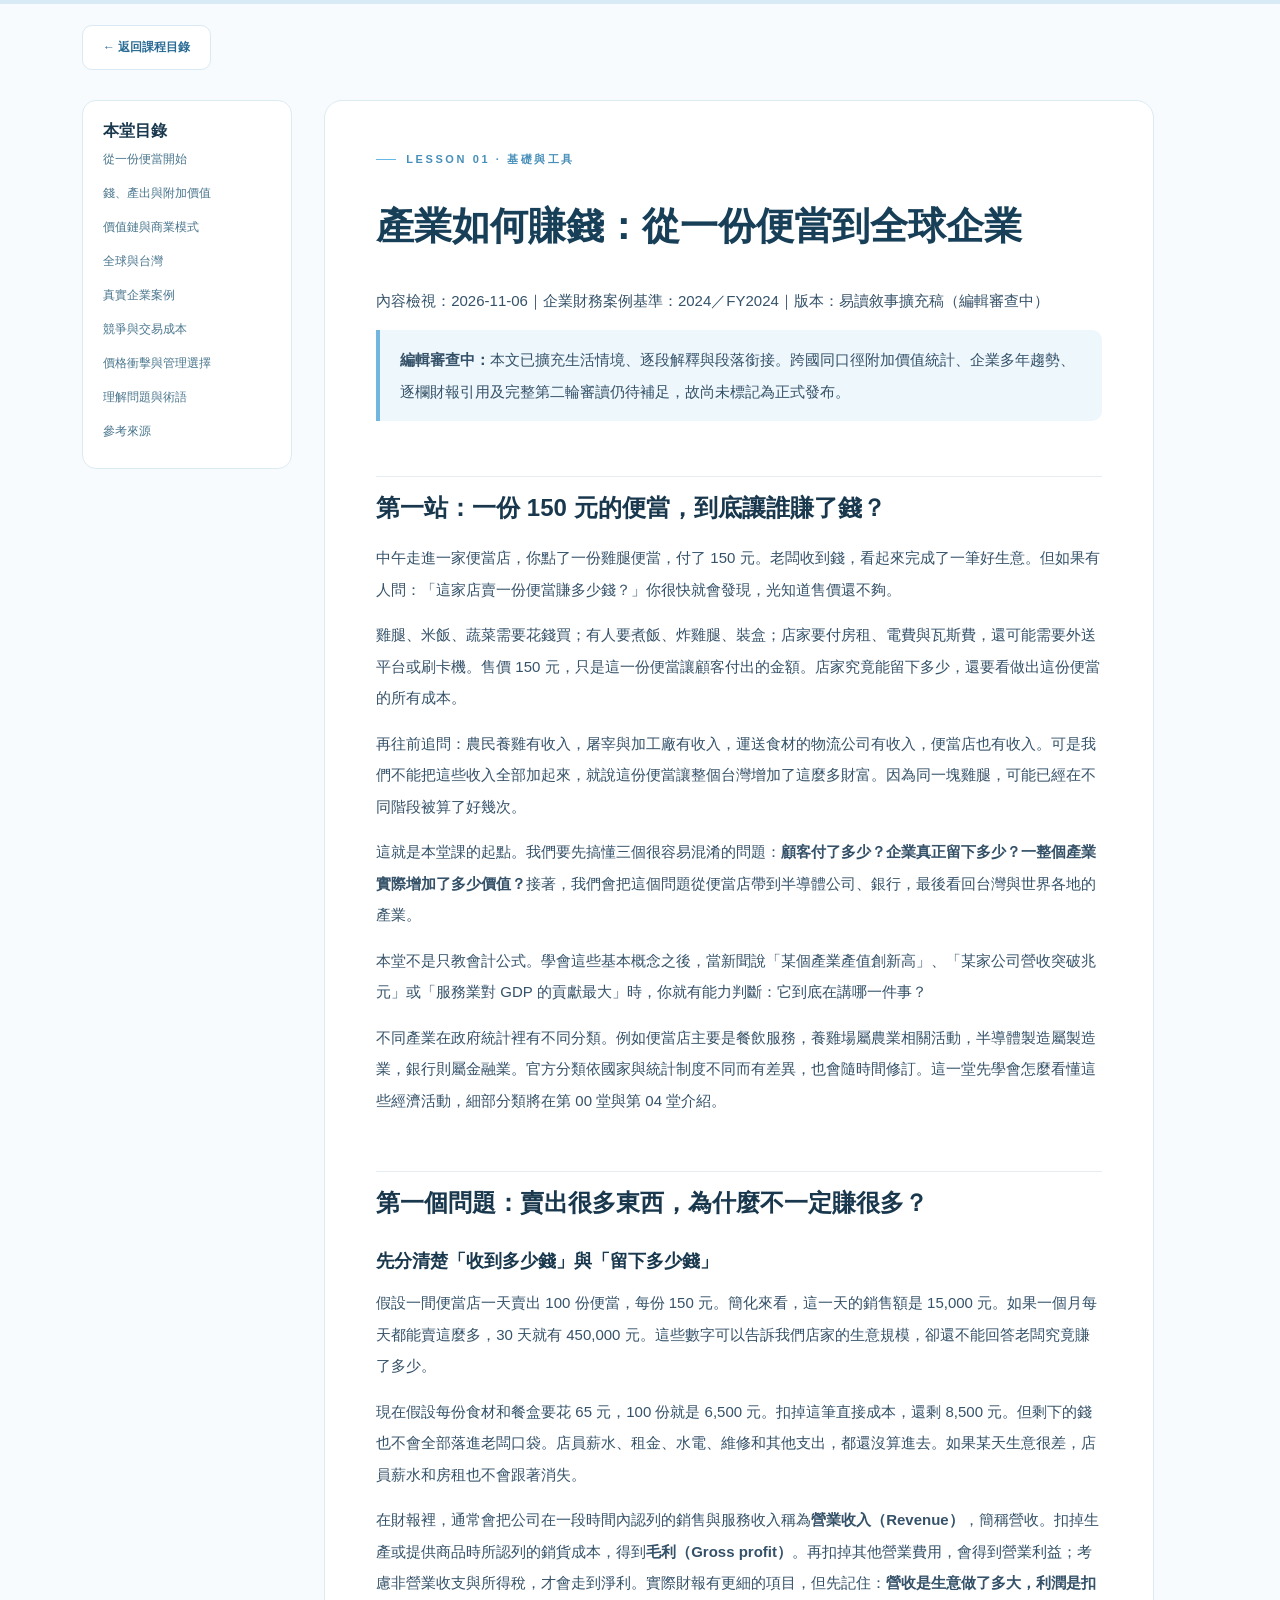
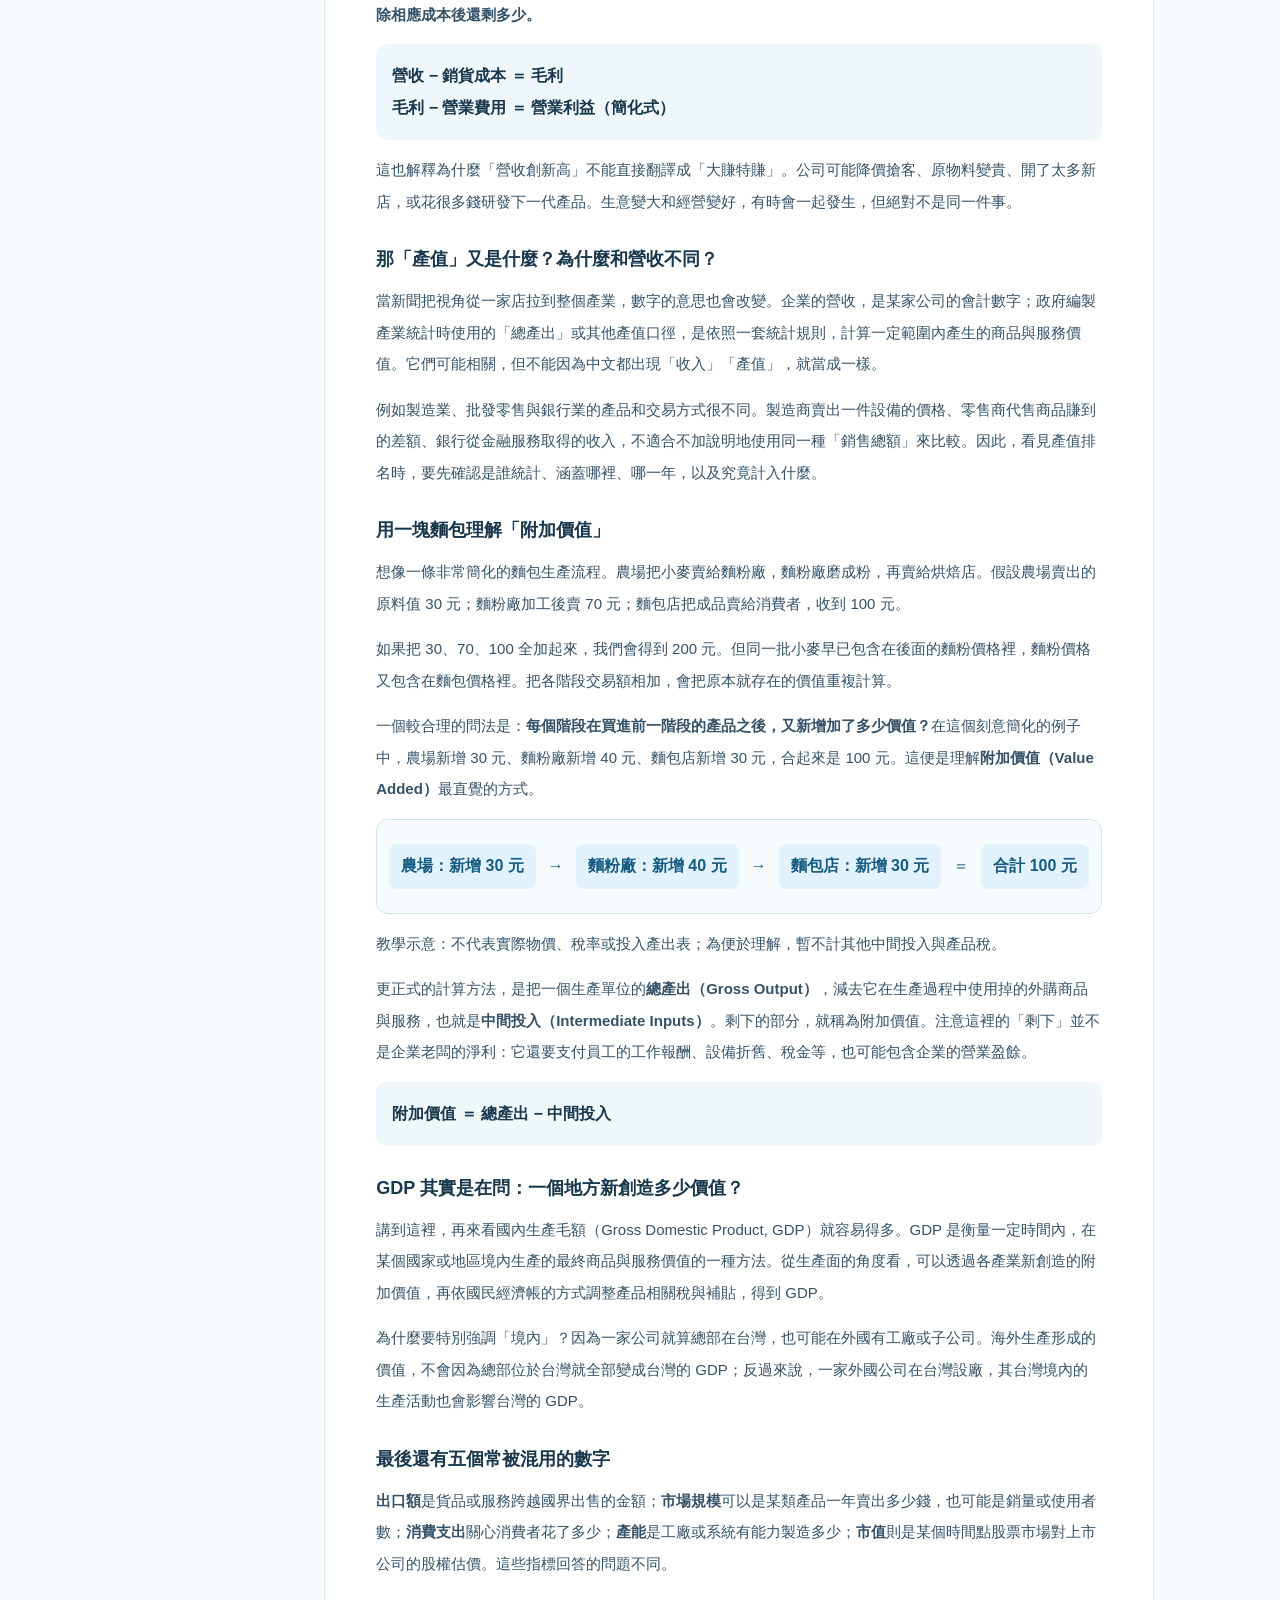
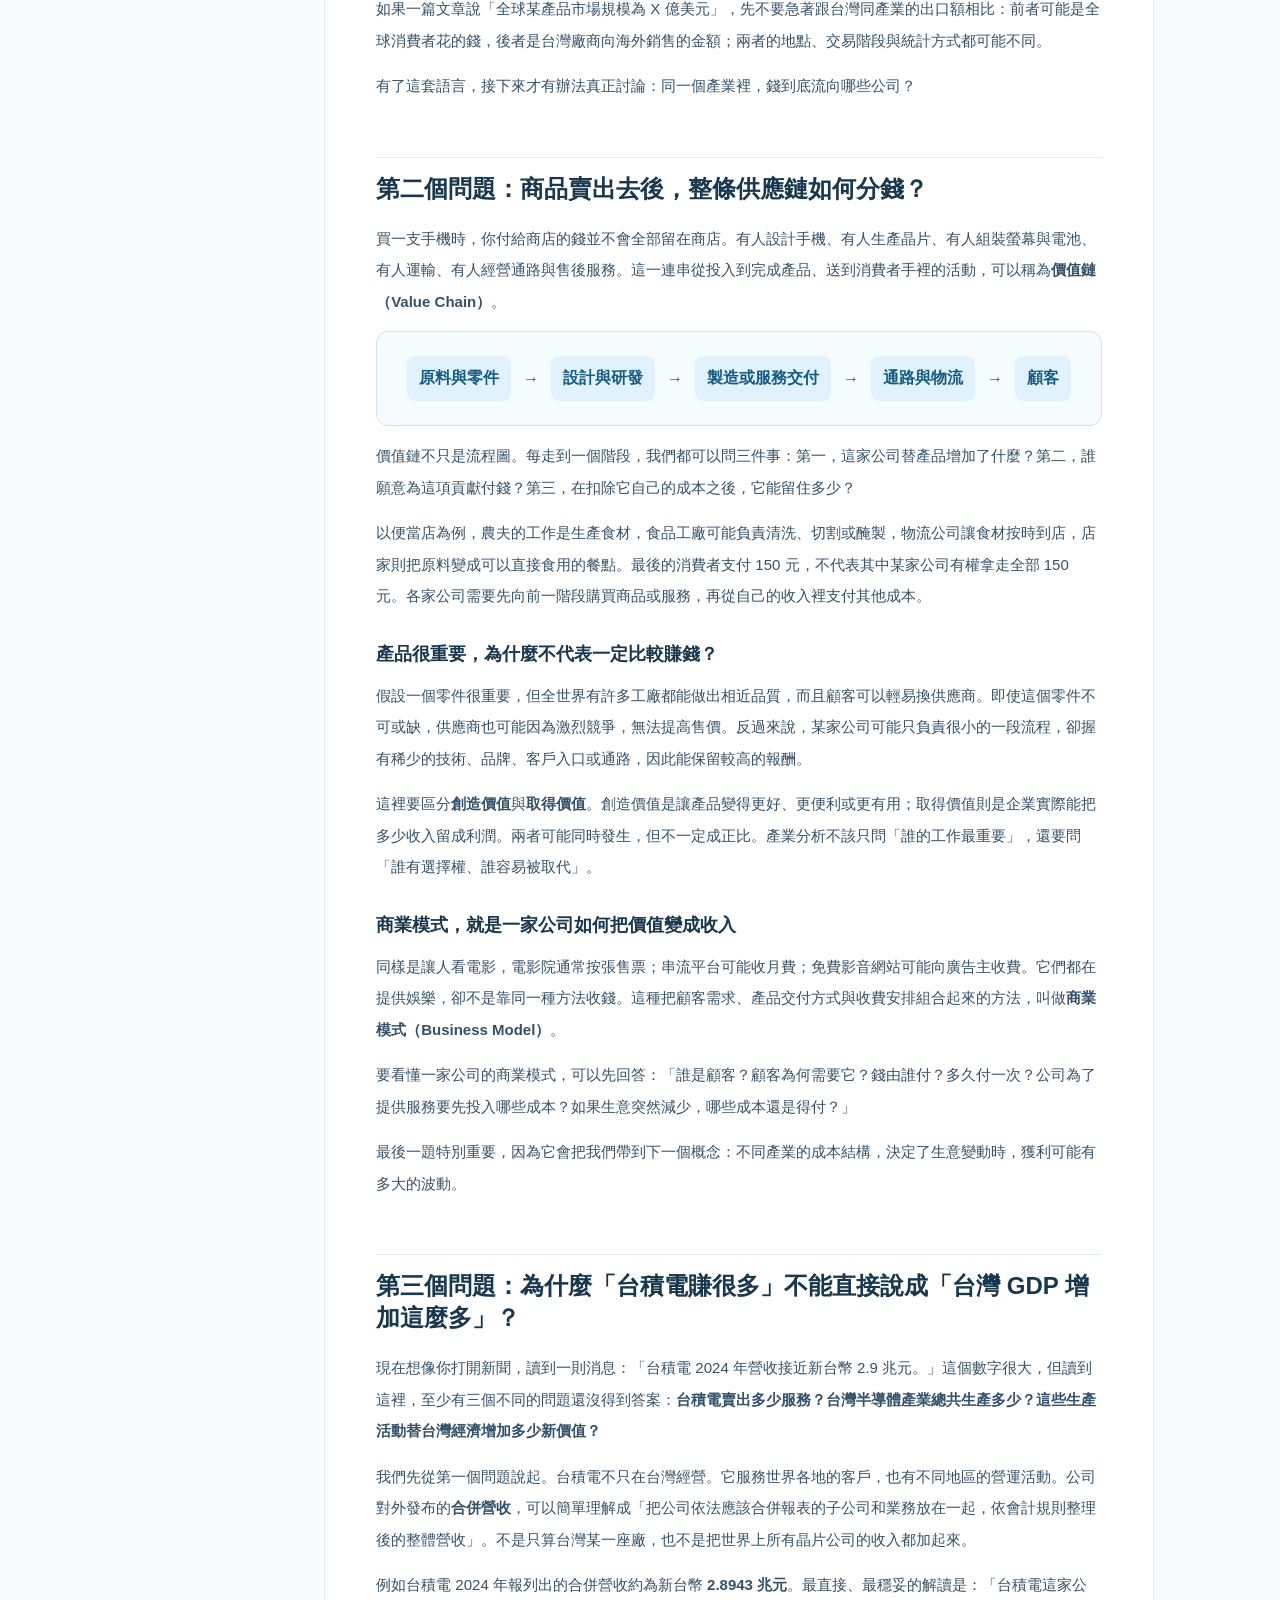
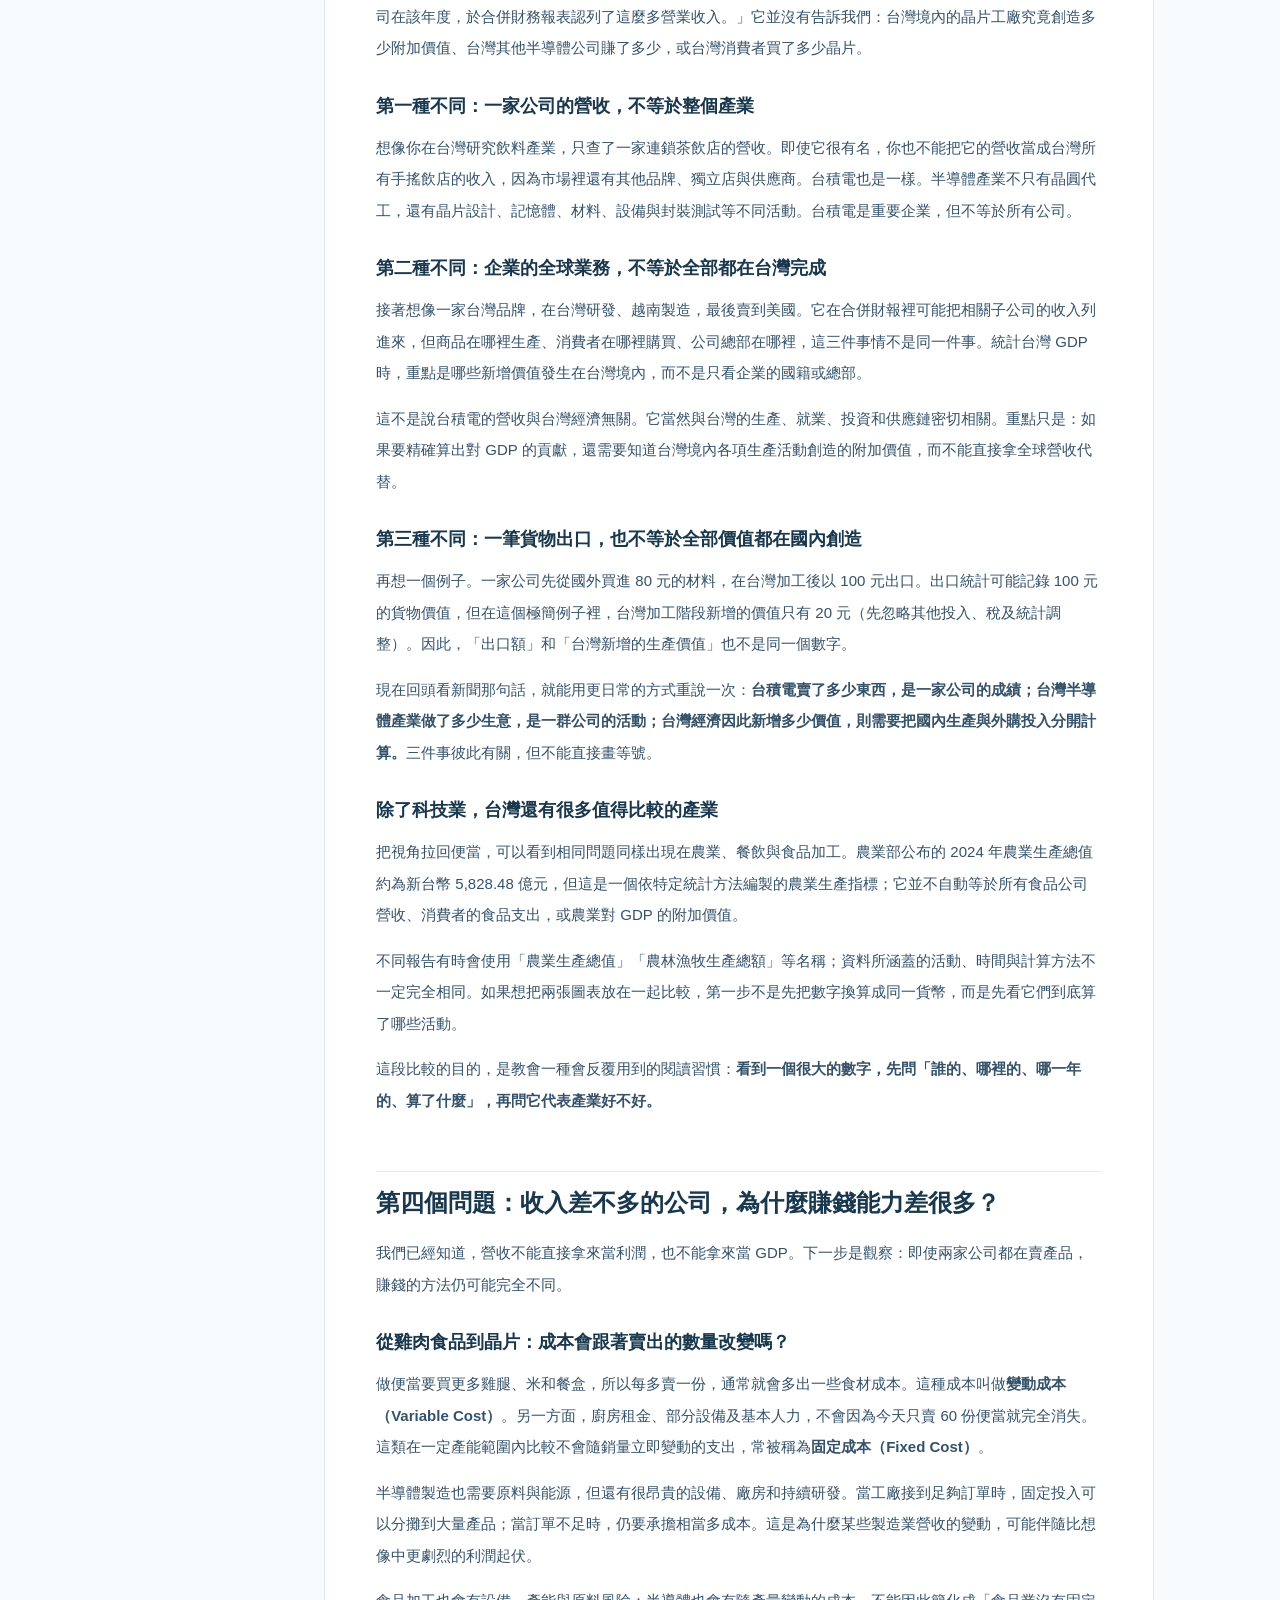
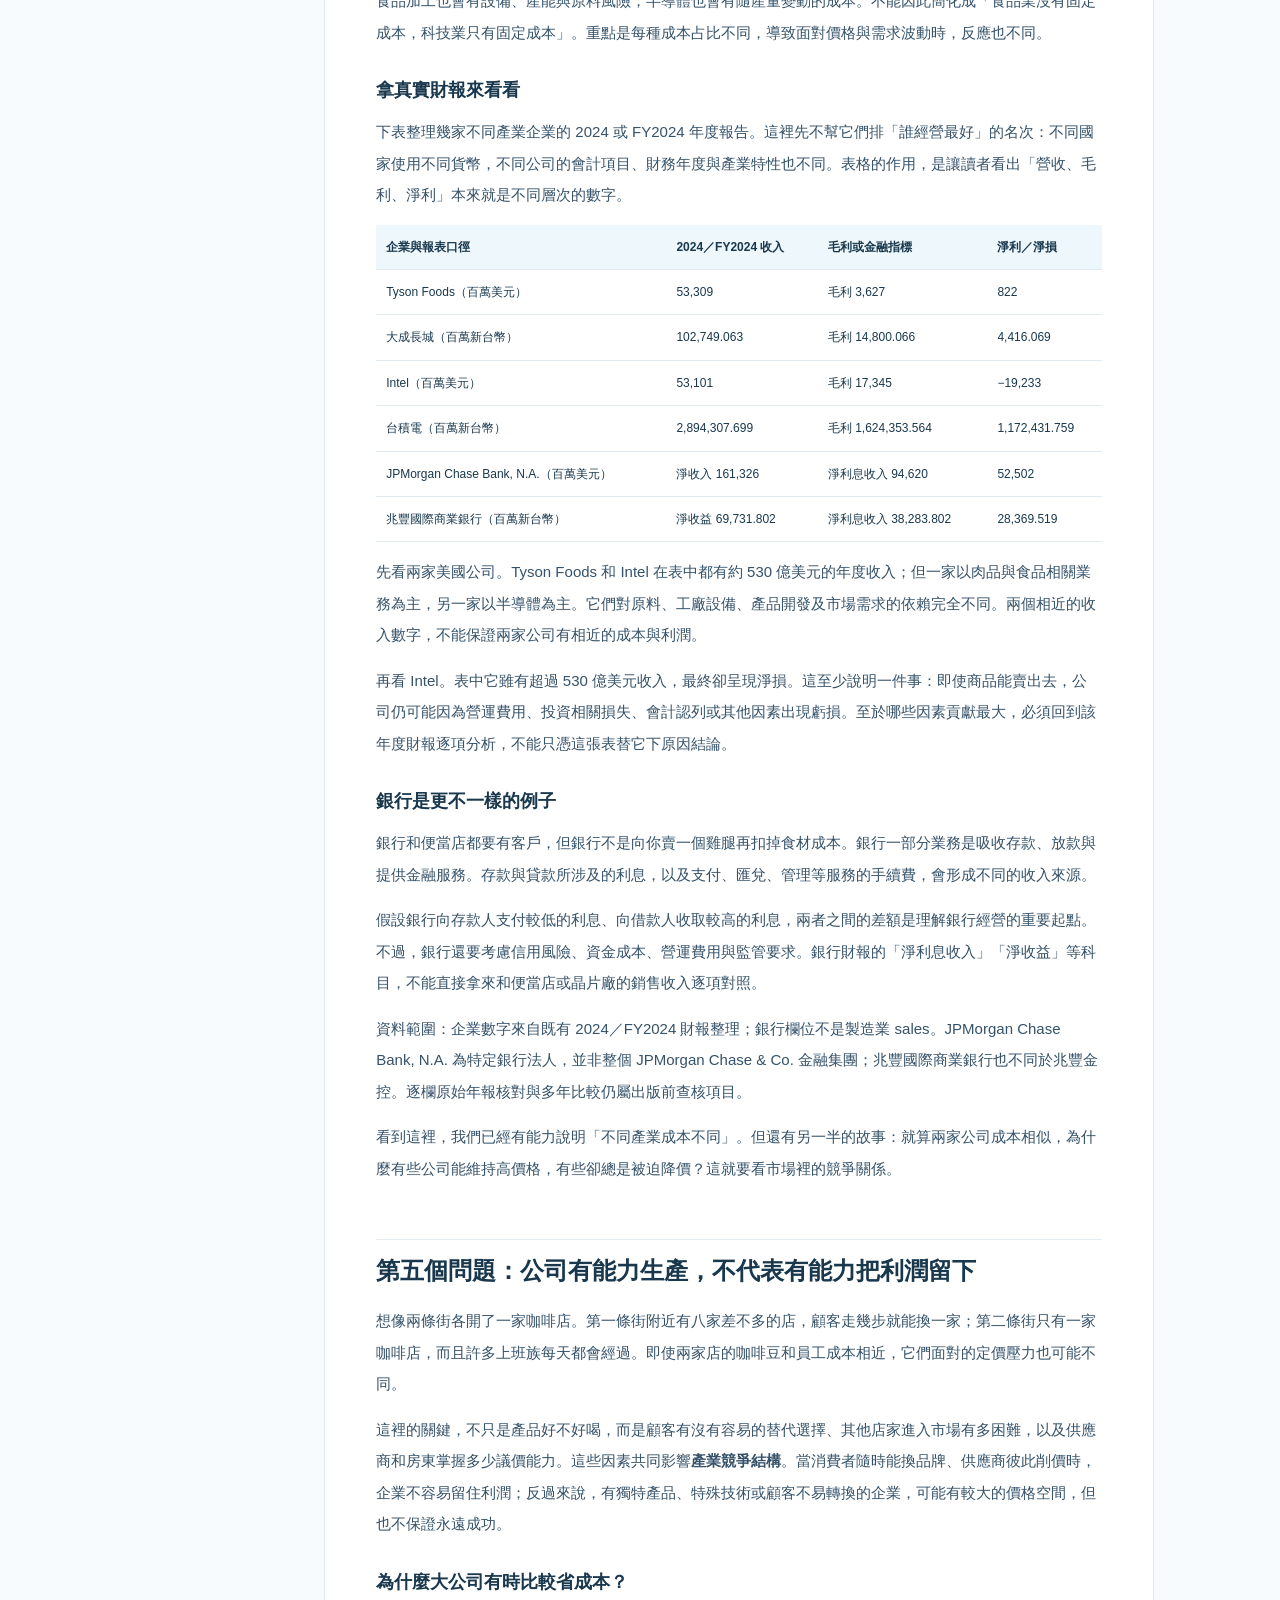
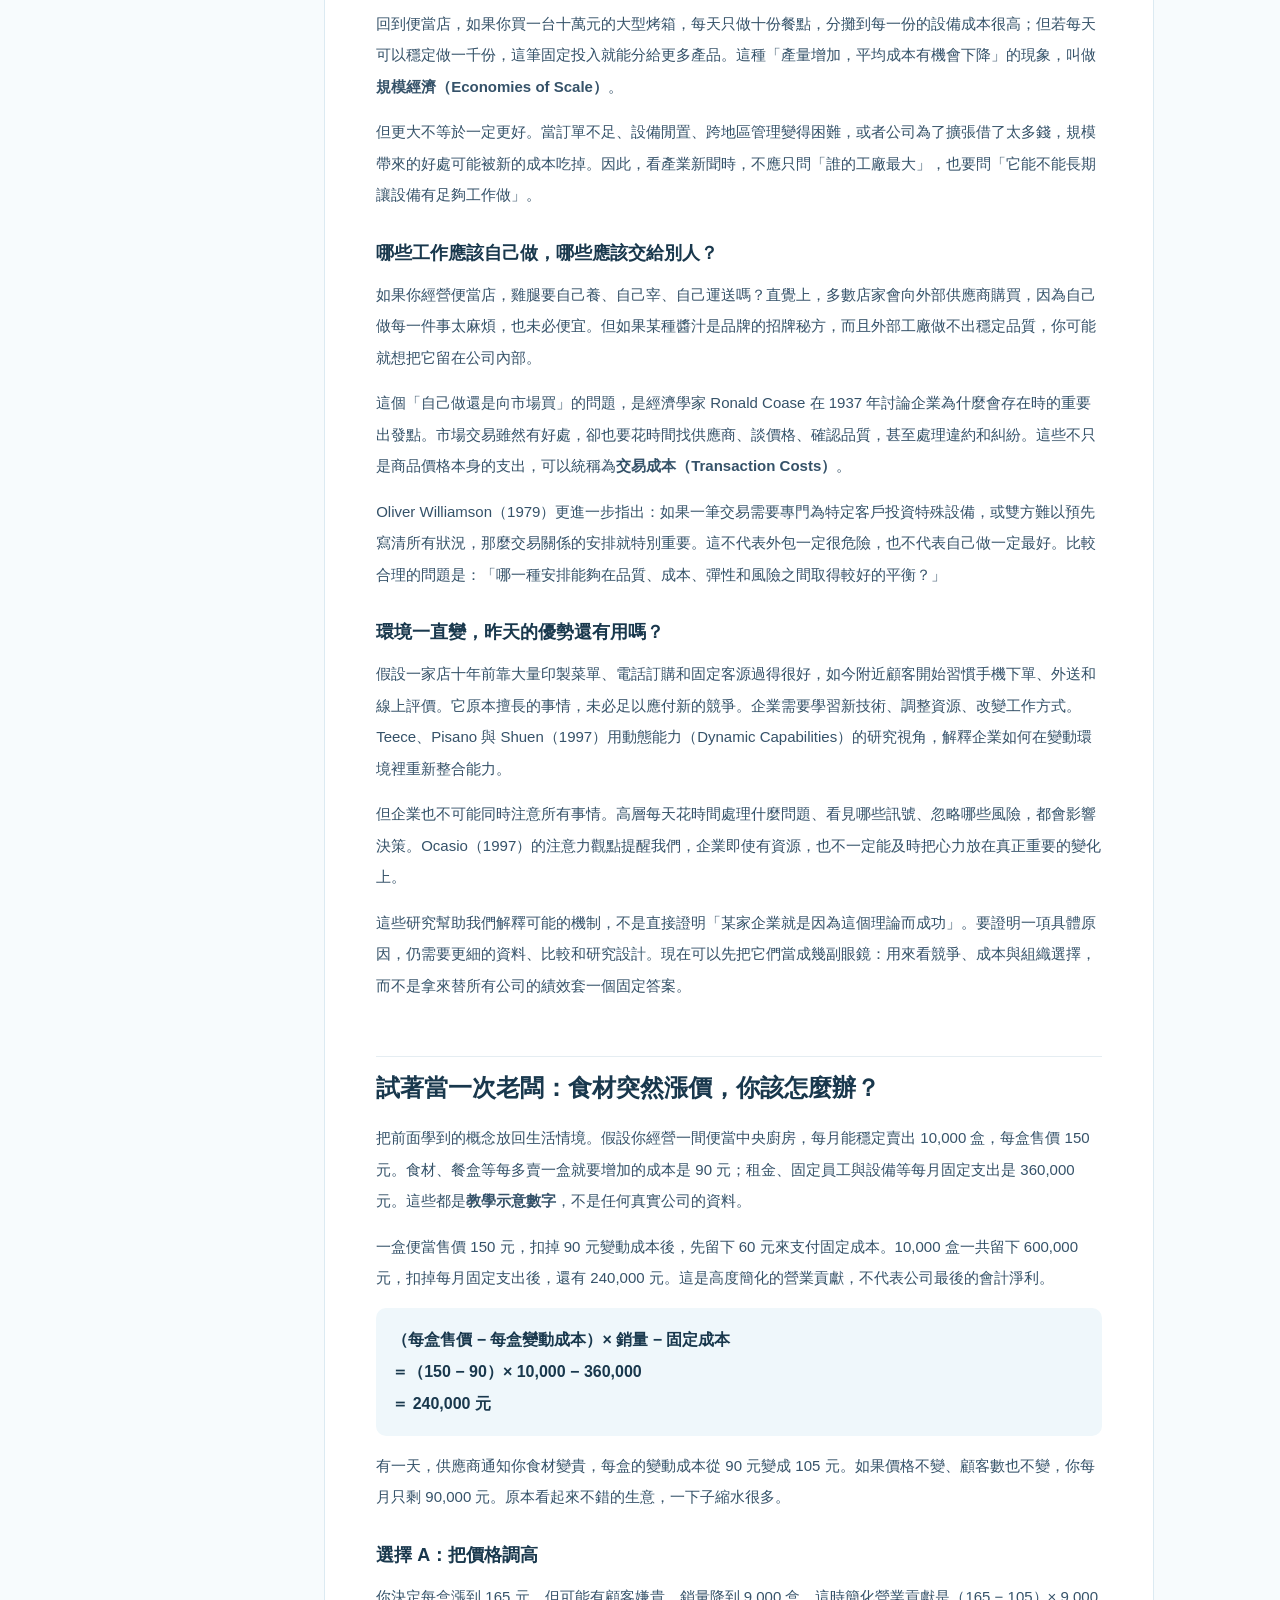
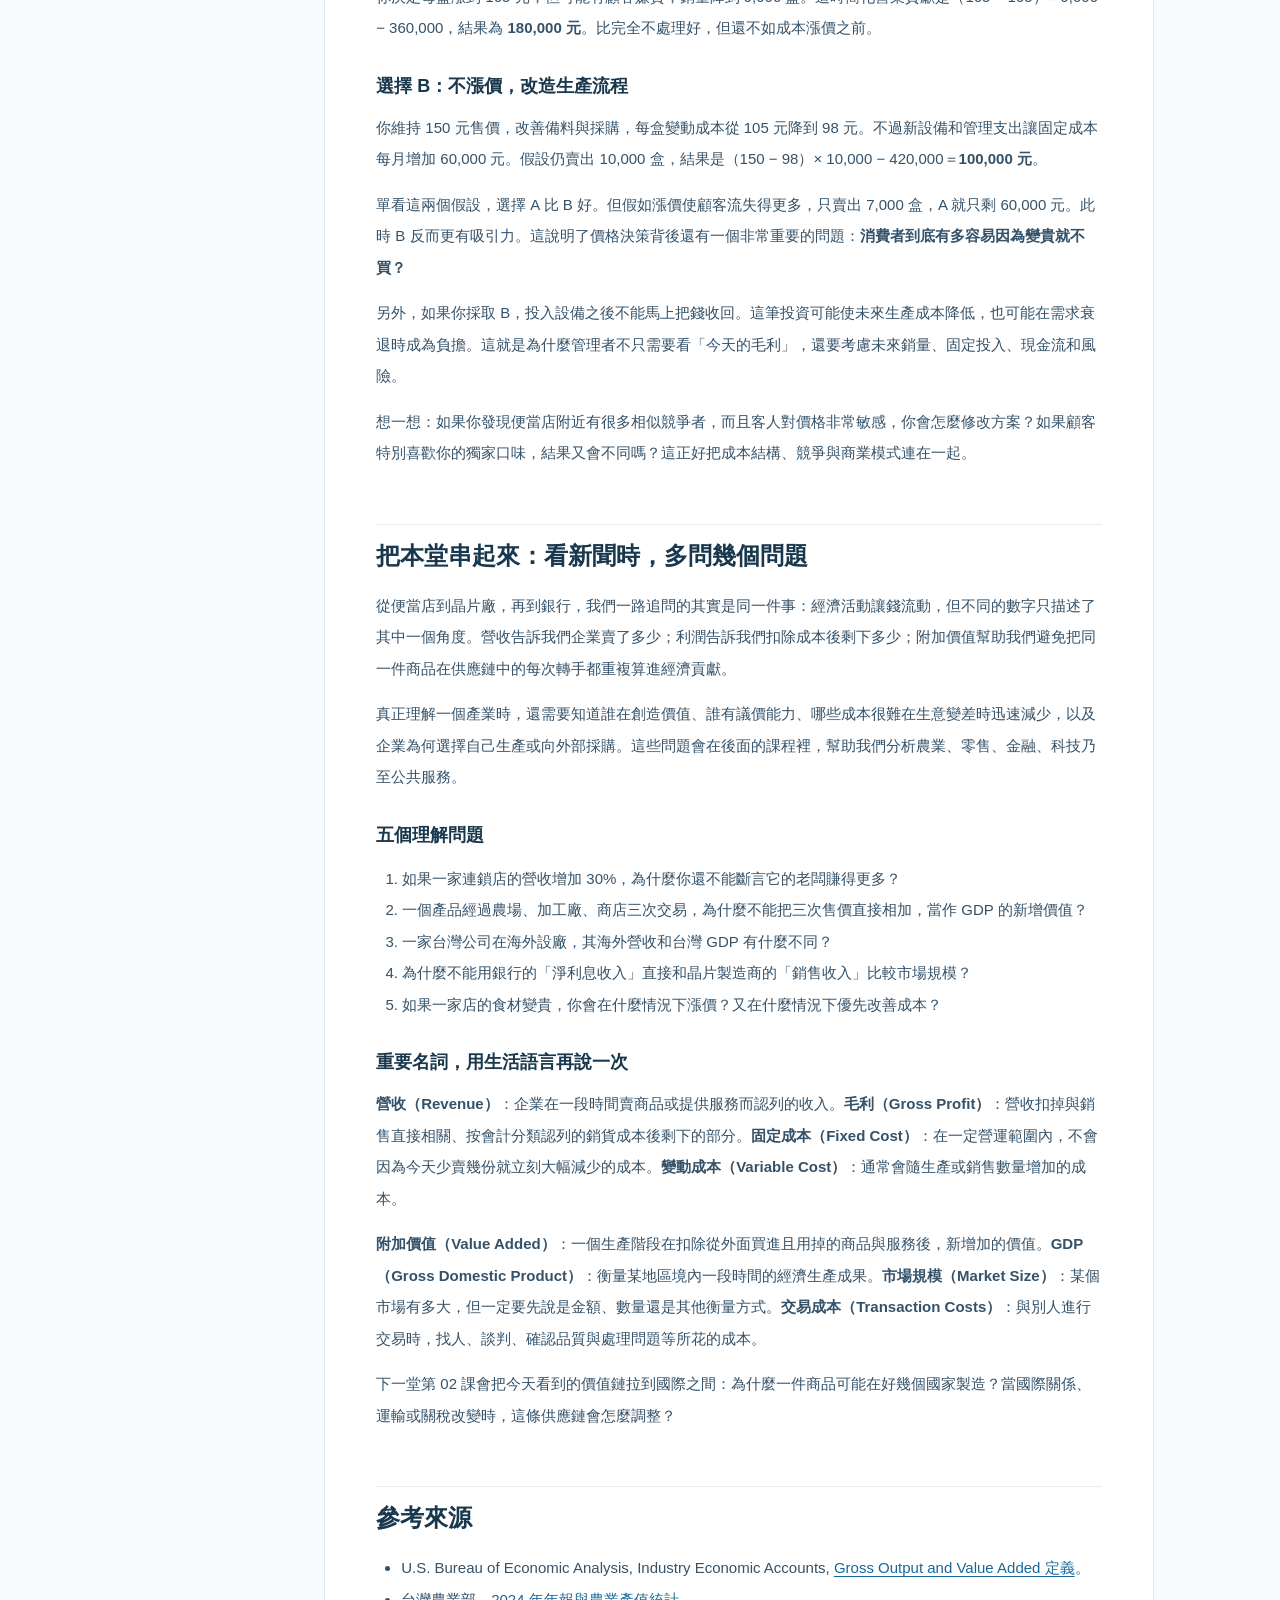
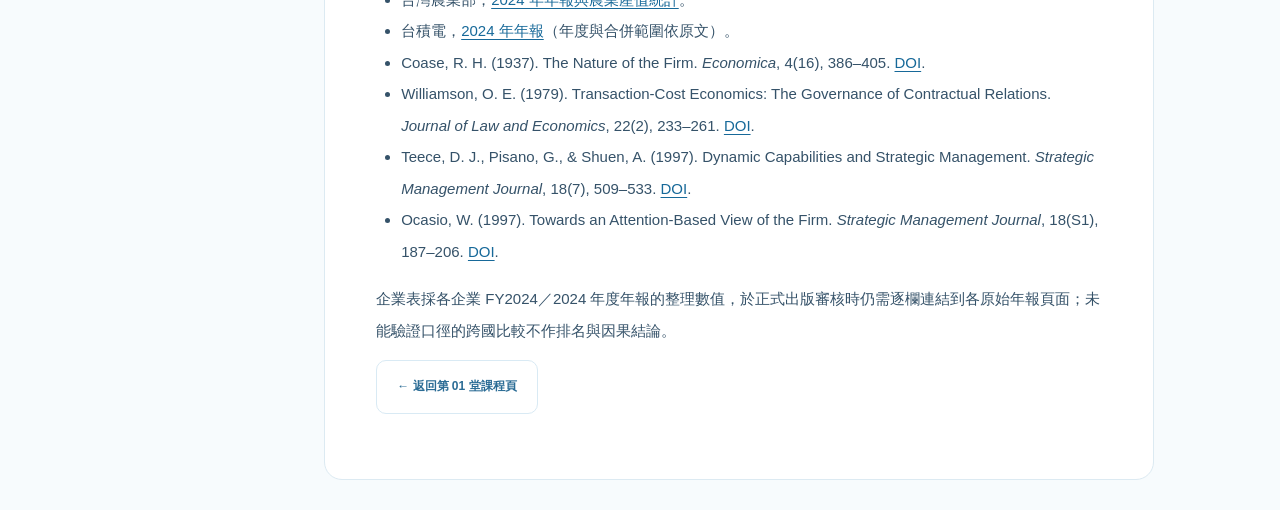
<file: docs/lesson-01.html>
<!doctype html>
<html lang="zh-Hant"><head><meta charset="utf-8"><meta name="viewport" content="width=device-width,initial-scale=1"><meta name="description" content="Industry Academy 第01堂：產業如何賺錢、成本結構、附加價值與企業案例"><title>第 01 堂｜產業如何賺錢 · Industry Academy</title><link rel="stylesheet" href="./styles.css"><style>
body{background:#f7fbfd}.reader-layout{max-width:1160px;margin:30px auto;padding:0 22px;display:grid;grid-template-columns:210px minmax(0,1fr);gap:32px}.reader-toc{position:sticky;top:25px;align-self:start;background:#fff;border:1px solid #dceaf2;border-radius:14px;padding:20px}.reader-toc a{display:block;padding:8px 0;color:#49758d;font-size:12px;line-height:1.5}.reader-toc a:hover{text-decoration:underline}.reader{background:#fff;border:1px solid #dceaf2;border-radius:18px;padding:clamp(22px,4vw,56px);max-width:830px}.reader h1{font-size:clamp(25px,3vw,39px);line-height:1.4;color:#183f58}.reader h2{font-size:24px;margin:55px 0 18px;padding-top:15px;border-top:1px solid #e5edf2}.reader h3{font-size:18px;margin:30px 0 12px}.reader p,.reader li{font-size:15px;line-height:2.1;color:#355269}.reader p{margin:14px 0}.reader a:not(.btn){color:#176999;text-decoration:underline;text-underline-offset:3px}.reader .eyebrow{font-size:11px}.reader .note{border-left:4px solid #72b5de;background:#eef7fc;padding:14px 20px;border-radius:0 10px 10px 0}.reader table{width:100%;border-collapse:collapse;font-size:12px}.reader td,.reader th{padding:12px 10px;border-bottom:1px solid #e0eaf1;text-align:left;vertical-align:top;line-height:1.7}.reader th{background:#eef7fc}.scroll-table{overflow-x:auto}.formula{padding:16px;background:#eff7fb;border-radius:10px;font-weight:700;line-height:2}.diagram{padding:24px 10px;border:1px solid #cce5f2;border-radius:12px;display:flex;flex-wrap:wrap;align-items:center;justify-content:center;gap:12px;color:#175b82;background:#f6fbfe}.diagram b{padding:12px;background:#e1f2fc;border-radius:8px}.muted{color:#7796a8;font-size:12px}.reader-nav{margin:25px auto;max-width:1160px;padding:0 22px}.reader ul{padding-left:25px}.reader ol{padding-left:26px}.reading-progress{height:4px;background:#d8eaf5;position:fixed;top:0;left:0;width:100%;z-index:5}.reading-progress span{display:block;background:#2d8cbc;width:0;height:100%}@media(max-width:850px){.reader-layout{display:block;margin-top:15px}.reader-toc{position:static;margin-bottom:20px}.reader{padding:24px}.reader h2{font-size:21px}} </style></head>
<body><div class="reading-progress" aria-hidden="true"><span id="reading-bar"></span></div><div class="reader-nav"><a class="btn btn-secondary" href="./index.html#lesson/1">← 返回課程目錄</a></div>
<div class="reader-layout"><nav class="reader-toc" aria-label="課文章節"><strong>本堂目錄</strong><a href="#intro">從一份便當開始</a><a href="#units">錢、產出與附加價值</a><a href="#chain">價值鏈與商業模式</a><a href="#taiwan">全球與台灣</a><a href="#firms">真實企業案例</a><a href="#theory">競爭與交易成本</a><a href="#scenario">價格衝擊與管理選擇</a><a href="#questions">理解問題與術語</a><a href="#refs">參考來源</a></nav>
<article class="reader"><div class="eyebrow">LESSON 01 · 基礎與工具</div><h1>產業如何賺錢：從一份便當到全球企業</h1><p class="muted">內容檢視：2026-11-06｜企業財務案例基準：2024／FY2024｜版本：易讀敘事擴充稿（編輯審查中）</p><p class="note"><strong>編輯審查中：</strong>本文已擴充生活情境、逐段解釋與段落銜接。跨國同口徑附加價值統計、企業多年趨勢、逐欄財報引用及完整第二輪審讀仍待補足，故尚未標記為正式發布。</p>
<section id="intro"><h2>第一站：一份 150 元的便當，到底讓誰賺了錢？</h2>
<p>中午走進一家便當店，你點了一份雞腿便當，付了 150 元。老闆收到錢，看起來完成了一筆好生意。但如果有人問：「這家店賣一份便當賺多少錢？」你很快就會發現，光知道售價還不夠。</p>
<p>雞腿、米飯、蔬菜需要花錢買；有人要煮飯、炸雞腿、裝盒；店家要付房租、電費與瓦斯費，還可能需要外送平台或刷卡機。售價 150 元，只是這一份便當讓顧客付出的金額。店家究竟能留下多少，還要看做出這份便當的所有成本。</p>
<p>再往前追問：農民養雞有收入，屠宰與加工廠有收入，運送食材的物流公司有收入，便當店也有收入。可是我們不能把這些收入全部加起來，就說這份便當讓整個台灣增加了這麼多財富。因為同一塊雞腿，可能已經在不同階段被算了好幾次。</p>
<p>這就是本堂課的起點。我們要先搞懂三個很容易混淆的問題：<strong>顧客付了多少？企業真正留下多少？一整個產業實際增加了多少價值？</strong>接著，我們會把這個問題從便當店帶到半導體公司、銀行，最後看回台灣與世界各地的產業。</p>
<p>本堂不是只教會計公式。學會這些基本概念之後，當新聞說「某個產業產值創新高」、「某家公司營收突破兆元」或「服務業對 GDP 的貢獻最大」時，你就有能力判斷：它到底在講哪一件事？</p>
<p>不同產業在政府統計裡有不同分類。例如便當店主要是餐飲服務，養雞場屬農業相關活動，半導體製造屬製造業，銀行則屬金融業。官方分類依國家與統計制度不同而有差異，也會隨時間修訂。這一堂先學會怎麼看懂這些經濟活動，細部分類將在第 00 堂與第 04 堂介紹。</p></section>
<section id="units"><h2>第一個問題：賣出很多東西，為什麼不一定賺很多？</h2>
<h3>先分清楚「收到多少錢」與「留下多少錢」</h3>
<p>假設一間便當店一天賣出 100 份便當，每份 150 元。簡化來看，這一天的銷售額是 15,000 元。如果一個月每天都能賣這麼多，30 天就有 450,000 元。這些數字可以告訴我們店家的生意規模，卻還不能回答老闆究竟賺了多少。</p>
<p>現在假設每份食材和餐盒要花 65 元，100 份就是 6,500 元。扣掉這筆直接成本，還剩 8,500 元。但剩下的錢也不會全部落進老闆口袋。店員薪水、租金、水電、維修和其他支出，都還沒算進去。如果某天生意很差，店員薪水和房租也不會跟著消失。</p>
<p>在財報裡，通常會把公司在一段時間內認列的銷售與服務收入稱為<strong>營業收入（Revenue）</strong>，簡稱營收。扣掉生產或提供商品時所認列的銷貨成本，得到<strong>毛利（Gross profit）</strong>。再扣掉其他營業費用，會得到營業利益；考慮非營業收支與所得稅，才會走到淨利。實際財報有更細的項目，但先記住：<strong>營收是生意做了多大，利潤是扣除相應成本後還剩多少。</strong></p>
<div class="formula">營收 − 銷貨成本 ＝ 毛利<br>毛利 − 營業費用 ＝ 營業利益（簡化式）</div>
<p>這也解釋為什麼「營收創新高」不能直接翻譯成「大賺特賺」。公司可能降價搶客、原物料變貴、開了太多新店，或花很多錢研發下一代產品。生意變大和經營變好，有時會一起發生，但絕對不是同一件事。</p>
<h3>那「產值」又是什麼？為什麼和營收不同？</h3>
<p>當新聞把視角從一家店拉到整個產業，數字的意思也會改變。企業的營收，是某家公司的會計數字；政府編製產業統計時使用的「總產出」或其他產值口徑，是依照一套統計規則，計算一定範圍內產生的商品與服務價值。它們可能相關，但不能因為中文都出現「收入」「產值」，就當成一樣。</p>
<p>例如製造業、批發零售與銀行業的產品和交易方式很不同。製造商賣出一件設備的價格、零售商代售商品賺到的差額、銀行從金融服務取得的收入，不適合不加說明地使用同一種「銷售總額」來比較。因此，看見產值排名時，要先確認是誰統計、涵蓋哪裡、哪一年，以及究竟計入什麼。</p>
<h3>用一塊麵包理解「附加價值」</h3>
<p>想像一條非常簡化的麵包生產流程。農場把小麥賣給麵粉廠，麵粉廠磨成粉，再賣給烘焙店。假設農場賣出的原料值 30 元；麵粉廠加工後賣 70 元；麵包店把成品賣給消費者，收到 100 元。</p>
<p>如果把 30、70、100 全加起來，我們會得到 200 元。但同一批小麥早已包含在後面的麵粉價格裡，麵粉價格又包含在麵包價格裡。把各階段交易額相加，會把原本就存在的價值重複計算。</p>
<p>一個較合理的問法是：<strong>每個階段在買進前一階段的產品之後，又新增加了多少價值？</strong>在這個刻意簡化的例子中，農場新增 30 元、麵粉廠新增 40 元、麵包店新增 30 元，合起來是 100 元。這便是理解<strong>附加價值（Value Added）</strong>最直覺的方式。</p>
<div class="diagram" role="img" aria-label="麵包供應鏈附加價值概念示意"><b>農場：新增 30 元</b>→<b>麵粉廠：新增 40 元</b>→<b>麵包店：新增 30 元</b>＝<b>合計 100 元</b></div>
<p class="muted">教學示意：不代表實際物價、稅率或投入產出表；為便於理解，暫不計其他中間投入與產品稅。</p>
<p>更正式的計算方法，是把一個生產單位的<strong>總產出（Gross Output）</strong>，減去它在生產過程中使用掉的外購商品與服務，也就是<strong>中間投入（Intermediate Inputs）</strong>。剩下的部分，就稱為附加價值。注意這裡的「剩下」並不是企業老闆的淨利：它還要支付員工的工作報酬、設備折舊、稅金等，也可能包含企業的營業盈餘。</p>
<div class="formula">附加價值 ＝ 總產出 − 中間投入</div>
<h3>GDP 其實是在問：一個地方新創造多少價值？</h3>
<p>講到這裡，再來看國內生產毛額（Gross Domestic Product, GDP）就容易得多。GDP 是衡量一定時間內，在某個國家或地區境內生產的最終商品與服務價值的一種方法。從生產面的角度看，可以透過各產業新創造的附加價值，再依國民經濟帳的方式調整產品相關稅與補貼，得到 GDP。</p>
<p>為什麼要特別強調「境內」？因為一家公司就算總部在台灣，也可能在外國有工廠或子公司。海外生產形成的價值，不會因為總部位於台灣就全部變成台灣的 GDP；反過來說，一家外國公司在台灣設廠，其台灣境內的生產活動也會影響台灣的 GDP。</p>
<h3>最後還有五個常被混用的數字</h3>
<p><strong>出口額</strong>是貨品或服務跨越國界出售的金額；<strong>市場規模</strong>可以是某類產品一年賣出多少錢，也可能是銷量或使用者數；<strong>消費支出</strong>關心消費者花了多少；<strong>產能</strong>是工廠或系統有能力製造多少；<strong>市值</strong>則是某個時間點股票市場對上市公司的股權估價。這些指標回答的問題不同。</p>
<p>如果一篇文章說「全球某產品市場規模為 X 億美元」，先不要急著跟台灣同產業的出口額相比：前者可能是全球消費者花的錢，後者是台灣廠商向海外銷售的金額；兩者的地點、交易階段與統計方式都可能不同。</p>
<p>有了這套語言，接下來才有辦法真正討論：同一個產業裡，錢到底流向哪些公司？</p></section>
<section id="chain"><h2>第二個問題：商品賣出去後，整條供應鏈如何分錢？</h2>
<p>買一支手機時，你付給商店的錢並不會全部留在商店。有人設計手機、有人生產晶片、有人組裝螢幕與電池、有人運輸、有人經營通路與售後服務。這一連串從投入到完成產品、送到消費者手裡的活動，可以稱為<strong>價值鏈（Value Chain）</strong>。</p>
<div class="diagram" role="img" aria-label="產業價值鏈概念示意圖"><b>原料與零件</b>→<b>設計與研發</b>→<b>製造或服務交付</b>→<b>通路與物流</b>→<b>顧客</b></div>
<p>價值鏈不只是流程圖。每走到一個階段，我們都可以問三件事：第一，這家公司替產品增加了什麼？第二，誰願意為這項貢獻付錢？第三，在扣除它自己的成本之後，它能留住多少？</p>
<p>以便當店為例，農夫的工作是生產食材，食品工廠可能負責清洗、切割或醃製，物流公司讓食材按時到店，店家則把原料變成可以直接食用的餐點。最後的消費者支付 150 元，不代表其中某家公司有權拿走全部 150 元。各家公司需要先向前一階段購買商品或服務，再從自己的收入裡支付其他成本。</p>
<h3>產品很重要，為什麼不代表一定比較賺錢？</h3>
<p>假設一個零件很重要，但全世界有許多工廠都能做出相近品質，而且顧客可以輕易換供應商。即使這個零件不可或缺，供應商也可能因為激烈競爭，無法提高售價。反過來說，某家公司可能只負責很小的一段流程，卻握有稀少的技術、品牌、客戶入口或通路，因此能保留較高的報酬。</p>
<p>這裡要區分<strong>創造價值</strong>與<strong>取得價值</strong>。創造價值是讓產品變得更好、更便利或更有用；取得價值則是企業實際能把多少收入留成利潤。兩者可能同時發生，但不一定成正比。產業分析不該只問「誰的工作最重要」，還要問「誰有選擇權、誰容易被取代」。</p>
<h3>商業模式，就是一家公司如何把價值變成收入</h3>
<p>同樣是讓人看電影，電影院通常按張售票；串流平台可能收月費；免費影音網站可能向廣告主收費。它們都在提供娛樂，卻不是靠同一種方法收錢。這種把顧客需求、產品交付方式與收費安排組合起來的方法，叫做<strong>商業模式（Business Model）</strong>。</p>
<p>要看懂一家公司的商業模式，可以先回答：「誰是顧客？顧客為何需要它？錢由誰付？多久付一次？公司為了提供服務要先投入哪些成本？如果生意突然減少，哪些成本還是得付？」</p>
<p>最後一題特別重要，因為它會把我們帶到下一個概念：不同產業的成本結構，決定了生意變動時，獲利可能有多大的波動。</p></section>
<section id="taiwan"><h2>第三個問題：為什麼「台積電賺很多」不能直接說成「台灣 GDP 增加這麼多」？</h2>
<p>現在想像你打開新聞，讀到一則消息：「台積電 2024 年營收接近新台幣 2.9 兆元。」這個數字很大，但讀到這裡，至少有三個不同的問題還沒得到答案：<strong>台積電賣出多少服務？台灣半導體產業總共生產多少？這些生產活動替台灣經濟增加多少新價值？</strong></p>
<p>我們先從第一個問題說起。台積電不只在台灣經營。它服務世界各地的客戶，也有不同地區的營運活動。公司對外發布的<strong>合併營收</strong>，可以簡單理解成「把公司依法應該合併報表的子公司和業務放在一起，依會計規則整理後的整體營收」。不是只算台灣某一座廠，也不是把世界上所有晶片公司的收入都加起來。</p>
<p>例如台積電 2024 年報列出的合併營收約為新台幣 <strong>2.8943 兆元</strong>。最直接、最穩妥的解讀是：「台積電這家公司在該年度，於合併財務報表認列了這麼多營業收入。」它並沒有告訴我們：台灣境內的晶片工廠究竟創造多少附加價值、台灣其他半導體公司賺了多少，或台灣消費者買了多少晶片。</p>
<h3>第一種不同：一家公司的營收，不等於整個產業</h3>
<p>想像你在台灣研究飲料產業，只查了一家連鎖茶飲店的營收。即使它很有名，你也不能把它的營收當成台灣所有手搖飲店的收入，因為市場裡還有其他品牌、獨立店與供應商。台積電也是一樣。半導體產業不只有晶圓代工，還有晶片設計、記憶體、材料、設備與封裝測試等不同活動。台積電是重要企業，但不等於所有公司。</p>
<h3>第二種不同：企業的全球業務，不等於全部都在台灣完成</h3>
<p>接著想像一家台灣品牌，在台灣研發、越南製造，最後賣到美國。它在合併財報裡可能把相關子公司的收入列進來，但商品在哪裡生產、消費者在哪裡購買、公司總部在哪裡，這三件事情不是同一件事。統計台灣 GDP 時，重點是哪些新增價值發生在台灣境內，而不是只看企業的國籍或總部。</p>
<p>這不是說台積電的營收與台灣經濟無關。它當然與台灣的生產、就業、投資和供應鏈密切相關。重點只是：如果要精確算出對 GDP 的貢獻，還需要知道台灣境內各項生產活動創造的附加價值，而不能直接拿全球營收代替。</p>
<h3>第三種不同：一筆貨物出口，也不等於全部價值都在國內創造</h3>
<p>再想一個例子。一家公司先從國外買進 80 元的材料，在台灣加工後以 100 元出口。出口統計可能記錄 100 元的貨物價值，但在這個極簡例子裡，台灣加工階段新增的價值只有 20 元（先忽略其他投入、稅及統計調整）。因此，「出口額」和「台灣新增的生產價值」也不是同一個數字。</p>
<p>現在回頭看新聞那句話，就能用更日常的方式重說一次：<strong>台積電賣了多少東西，是一家公司的成績；台灣半導體產業做了多少生意，是一群公司的活動；台灣經濟因此新增多少價值，則需要把國內生產與外購投入分開計算。</strong>三件事彼此有關，但不能直接畫等號。</p>
<h3>除了科技業，台灣還有很多值得比較的產業</h3>
<p>把視角拉回便當，可以看到相同問題同樣出現在農業、餐飲與食品加工。農業部公布的 2024 年農業生產總值約為新台幣 5,828.48 億元，但這是一個依特定統計方法編製的農業生產指標；它並不自動等於所有食品公司營收、消費者的食品支出，或農業對 GDP 的附加價值。</p>
<p>不同報告有時會使用「農業生產總值」「農林漁牧生產總額」等名稱；資料所涵蓋的活動、時間與計算方法不一定完全相同。如果想把兩張圖表放在一起比較，第一步不是先把數字換算成同一貨幣，而是先看它們到底算了哪些活動。</p>
<p>這段比較的目的，是教會一種會反覆用到的閱讀習慣：<strong>看到一個很大的數字，先問「誰的、哪裡的、哪一年的、算了什麼」，再問它代表產業好不好。</strong></p></section>
<section id="firms"><h2>第四個問題：收入差不多的公司，為什麼賺錢能力差很多？</h2>
<p>我們已經知道，營收不能直接拿來當利潤，也不能拿來當 GDP。下一步是觀察：即使兩家公司都在賣產品，賺錢的方法仍可能完全不同。</p>
<h3>從雞肉食品到晶片：成本會跟著賣出的數量改變嗎？</h3>
<p>做便當要買更多雞腿、米和餐盒，所以每多賣一份，通常就會多出一些食材成本。這種成本叫做<strong>變動成本（Variable Cost）</strong>。另一方面，廚房租金、部分設備及基本人力，不會因為今天只賣 60 份便當就完全消失。這類在一定產能範圍內比較不會隨銷量立即變動的支出，常被稱為<strong>固定成本（Fixed Cost）</strong>。</p>
<p>半導體製造也需要原料與能源，但還有很昂貴的設備、廠房和持續研發。當工廠接到足夠訂單時，固定投入可以分攤到大量產品；當訂單不足時，仍要承擔相當多成本。這是為什麼某些製造業營收的變動，可能伴隨比想像中更劇烈的利潤起伏。</p>
<p>食品加工也會有設備、產能與原料風險；半導體也會有隨產量變動的成本。不能因此簡化成「食品業沒有固定成本，科技業只有固定成本」。重點是每種成本占比不同，導致面對價格與需求波動時，反應也不同。</p>
<h3>拿真實財報來看看</h3><p>下表整理幾家不同產業企業的 2024 或 FY2024 年度報告。這裡先不幫它們排「誰經營最好」的名次：不同國家使用不同貨幣，不同公司的會計項目、財務年度與產業特性也不同。表格的作用，是讓讀者看出「營收、毛利、淨利」本來就是不同層次的數字。</p>
<div class="scroll-table"><table><thead><tr><th>企業與報表口徑</th><th>2024／FY2024 收入</th><th>毛利或金融指標</th><th>淨利／淨損</th></tr></thead><tbody>
<tr><td>Tyson Foods（百萬美元）</td><td>53,309</td><td>毛利 3,627</td><td>822</td></tr>
<tr><td>大成長城（百萬新台幣）</td><td>102,749.063</td><td>毛利 14,800.066</td><td>4,416.069</td></tr>
<tr><td>Intel（百萬美元）</td><td>53,101</td><td>毛利 17,345</td><td>−19,233</td></tr>
<tr><td>台積電（百萬新台幣）</td><td>2,894,307.699</td><td>毛利 1,624,353.564</td><td>1,172,431.759</td></tr>
<tr><td>JPMorgan Chase Bank, N.A.（百萬美元）</td><td>淨收入 161,326</td><td>淨利息收入 94,620</td><td>52,502</td></tr>
<tr><td>兆豐國際商業銀行（百萬新台幣）</td><td>淨收益 69,731.802</td><td>淨利息收入 38,283.802</td><td>28,369.519</td></tr></tbody></table></div>
<p>先看兩家美國公司。Tyson Foods 和 Intel 在表中都有約 530 億美元的年度收入；但一家以肉品與食品相關業務為主，另一家以半導體為主。它們對原料、工廠設備、產品開發及市場需求的依賴完全不同。兩個相近的收入數字，不能保證兩家公司有相近的成本與利潤。</p>
<p>再看 Intel。表中它雖有超過 530 億美元收入，最終卻呈現淨損。這至少說明一件事：即使商品能賣出去，公司仍可能因為營運費用、投資相關損失、會計認列或其他因素出現虧損。至於哪些因素貢獻最大，必須回到該年度財報逐項分析，不能只憑這張表替它下原因結論。</p>
<h3>銀行是更不一樣的例子</h3><p>銀行和便當店都要有客戶，但銀行不是向你賣一個雞腿再扣掉食材成本。銀行一部分業務是吸收存款、放款與提供金融服務。存款與貸款所涉及的利息，以及支付、匯兌、管理等服務的手續費，會形成不同的收入來源。</p>
<p>假設銀行向存款人支付較低的利息、向借款人收取較高的利息，兩者之間的差額是理解銀行經營的重要起點。不過，銀行還要考慮信用風險、資金成本、營運費用與監管要求。銀行財報的「淨利息收入」「淨收益」等科目，不能直接拿來和便當店或晶片廠的銷售收入逐項對照。</p>
<p class="muted">資料範圍：企業數字來自既有 2024／FY2024 財報整理；銀行欄位不是製造業 sales。JPMorgan Chase Bank, N.A. 為特定銀行法人，並非整個 JPMorgan Chase &amp; Co. 金融集團；兆豐國際商業銀行也不同於兆豐金控。逐欄原始年報核對與多年比較仍屬出版前查核項目。</p>
<p>看到這裡，我們已經有能力說明「不同產業成本不同」。但還有另一半的故事：就算兩家公司成本相似，為什麼有些公司能維持高價格，有些卻總是被迫降價？這就要看市場裡的競爭關係。</p></section>
<section id="theory"><h2>第五個問題：公司有能力生產，不代表有能力把利潤留下</h2>
<p>想像兩條街各開了一家咖啡店。第一條街附近有八家差不多的店，顧客走幾步就能換一家；第二條街只有一家咖啡店，而且許多上班族每天都會經過。即使兩家店的咖啡豆和員工成本相近，它們面對的定價壓力也可能不同。</p>
<p>這裡的關鍵，不只是產品好不好喝，而是顧客有沒有容易的替代選擇、其他店家進入市場有多困難，以及供應商和房東掌握多少議價能力。這些因素共同影響<strong>產業競爭結構</strong>。當消費者隨時能換品牌、供應商彼此削價時，企業不容易留住利潤；反過來說，有獨特產品、特殊技術或顧客不易轉換的企業，可能有較大的價格空間，但也不保證永遠成功。</p>
<h3>為什麼大公司有時比較省成本？</h3><p>回到便當店，如果你買一台十萬元的大型烤箱，每天只做十份餐點，分攤到每一份的設備成本很高；但若每天可以穩定做一千份，這筆固定投入就能分給更多產品。這種「產量增加，平均成本有機會下降」的現象，叫做<strong>規模經濟（Economies of Scale）</strong>。</p>
<p>但更大不等於一定更好。當訂單不足、設備閒置、跨地區管理變得困難，或者公司為了擴張借了太多錢，規模帶來的好處可能被新的成本吃掉。因此，看產業新聞時，不應只問「誰的工廠最大」，也要問「它能不能長期讓設備有足夠工作做」。</p>
<h3>哪些工作應該自己做，哪些應該交給別人？</h3>
<p>如果你經營便當店，雞腿要自己養、自己宰、自己運送嗎？直覺上，多數店家會向外部供應商購買，因為自己做每一件事太麻煩，也未必便宜。但如果某種醬汁是品牌的招牌秘方，而且外部工廠做不出穩定品質，你可能就想把它留在公司內部。</p>
<p>這個「自己做還是向市場買」的問題，是經濟學家 Ronald Coase 在 1937 年討論企業為什麼會存在時的重要出發點。市場交易雖然有好處，卻也要花時間找供應商、談價格、確認品質，甚至處理違約和糾紛。這些不只是商品價格本身的支出，可以統稱為<strong>交易成本（Transaction Costs）</strong>。</p>
<p>Oliver Williamson（1979）更進一步指出：如果一筆交易需要專門為特定客戶投資特殊設備，或雙方難以預先寫清所有狀況，那麼交易關係的安排就特別重要。這不代表外包一定很危險，也不代表自己做一定最好。比較合理的問題是：「哪一種安排能夠在品質、成本、彈性和風險之間取得較好的平衡？」</p>
<h3>環境一直變，昨天的優勢還有用嗎？</h3>
<p>假設一家店十年前靠大量印製菜單、電話訂購和固定客源過得很好，如今附近顧客開始習慣手機下單、外送和線上評價。它原本擅長的事情，未必足以應付新的競爭。企業需要學習新技術、調整資源、改變工作方式。Teece、Pisano 與 Shuen（1997）用動態能力（Dynamic Capabilities）的研究視角，解釋企業如何在變動環境裡重新整合能力。</p>
<p>但企業也不可能同時注意所有事情。高層每天花時間處理什麼問題、看見哪些訊號、忽略哪些風險，都會影響決策。Ocasio（1997）的注意力觀點提醒我們，企業即使有資源，也不一定能及時把心力放在真正重要的變化上。</p>
<p>這些研究幫助我們解釋可能的機制，不是直接證明「某家企業就是因為這個理論而成功」。要證明一項具體原因，仍需要更細的資料、比較和研究設計。現在可以先把它們當成幾副眼鏡：用來看競爭、成本與組織選擇，而不是拿來替所有公司的績效套一個固定答案。</p></section>
<section id="scenario"><h2>試著當一次老闆：食材突然漲價，你該怎麼辦？</h2>
<p>把前面學到的概念放回生活情境。假設你經營一間便當中央廚房，每月能穩定賣出 10,000 盒，每盒售價 150 元。食材、餐盒等每多賣一盒就要增加的成本是 90 元；租金、固定員工與設備等每月固定支出是 360,000 元。這些都是<strong>教學示意數字</strong>，不是任何真實公司的資料。</p>
<p>一盒便當售價 150 元，扣掉 90 元變動成本後，先留下 60 元來支付固定成本。10,000 盒一共留下 600,000 元，扣掉每月固定支出後，還有 240,000 元。這是高度簡化的營業貢獻，不代表公司最後的會計淨利。</p>
<div class="formula">（每盒售價 − 每盒變動成本）× 銷量 − 固定成本<br>＝（150 − 90）× 10,000 − 360,000<br>＝ 240,000 元</div>
<p>有一天，供應商通知你食材變貴，每盒的變動成本從 90 元變成 105 元。如果價格不變、顧客數也不變，你每月只剩 90,000 元。原本看起來不錯的生意，一下子縮水很多。</p>
<h3>選擇 A：把價格調高</h3><p>你決定每盒漲到 165 元，但可能有顧客嫌貴，銷量降到 9,000 盒。這時簡化營業貢獻是（165 − 105）× 9,000 − 360,000，結果為 <strong>180,000 元</strong>。比完全不處理好，但還不如成本漲價之前。</p>
<h3>選擇 B：不漲價，改造生產流程</h3><p>你維持 150 元售價，改善備料與採購，每盒變動成本從 105 元降到 98 元。不過新設備和管理支出讓固定成本每月增加 60,000 元。假設仍賣出 10,000 盒，結果是（150 − 98）× 10,000 − 420,000＝<strong>100,000 元</strong>。</p>
<p>單看這兩個假設，選擇 A 比 B 好。但假如漲價使顧客流失得更多，只賣出 7,000 盒，A 就只剩 60,000 元。此時 B 反而更有吸引力。這說明了價格決策背後還有一個非常重要的問題：<strong>消費者到底有多容易因為變貴就不買？</strong></p>
<p>另外，如果你採取 B，投入設備之後不能馬上把錢收回。這筆投資可能使未來生產成本降低，也可能在需求衰退時成為負擔。這就是為什麼管理者不只需要看「今天的毛利」，還要考慮未來銷量、固定投入、現金流和風險。</p>
<p>想一想：如果你發現便當店附近有很多相似競爭者，而且客人對價格非常敏感，你會怎麼修改方案？如果顧客特別喜歡你的獨家口味，結果又會不同嗎？這正好把成本結構、競爭與商業模式連在一起。</p></section>
<section id="questions"><h2>把本堂串起來：看新聞時，多問幾個問題</h2>
<p>從便當店到晶片廠，再到銀行，我們一路追問的其實是同一件事：經濟活動讓錢流動，但不同的數字只描述了其中一個角度。營收告訴我們企業賣了多少；利潤告訴我們扣除成本後剩下多少；附加價值幫助我們避免把同一件商品在供應鏈中的每次轉手都重複算進經濟貢獻。</p>
<p>真正理解一個產業時，還需要知道誰在創造價值、誰有議價能力、哪些成本很難在生意變差時迅速減少，以及企業為何選擇自己生產或向外部採購。這些問題會在後面的課程裡，幫助我們分析農業、零售、金融、科技乃至公共服務。</p>
<h3>五個理解問題</h3><ol><li>如果一家連鎖店的營收增加 30%，為什麼你還不能斷言它的老闆賺得更多？</li><li>一個產品經過農場、加工廠、商店三次交易，為什麼不能把三次售價直接相加，當作 GDP 的新增價值？</li><li>一家台灣公司在海外設廠，其海外營收和台灣 GDP 有什麼不同？</li><li>為什麼不能用銀行的「淨利息收入」直接和晶片製造商的「銷售收入」比較市場規模？</li><li>如果一家店的食材變貴，你會在什麼情況下漲價？又在什麼情況下優先改善成本？</li></ol>
<h3>重要名詞，用生活語言再說一次</h3>
<p><strong>營收（Revenue）</strong>：企業在一段時間賣商品或提供服務而認列的收入。<strong>毛利（Gross Profit）</strong>：營收扣掉與銷售直接相關、按會計分類認列的銷貨成本後剩下的部分。<strong>固定成本（Fixed Cost）</strong>：在一定營運範圍內，不會因為今天少賣幾份就立刻大幅減少的成本。<strong>變動成本（Variable Cost）</strong>：通常會隨生產或銷售數量增加的成本。</p>
<p><strong>附加價值（Value Added）</strong>：一個生產階段在扣除從外面買進且用掉的商品與服務後，新增加的價值。<strong>GDP（Gross Domestic Product）</strong>：衡量某地區境內一段時間的經濟生產成果。<strong>市場規模（Market Size）</strong>：某個市場有多大，但一定要先說是金額、數量還是其他衡量方式。<strong>交易成本（Transaction Costs）</strong>：與別人進行交易時，找人、談判、確認品質與處理問題等所花的成本。</p>
<p>下一堂第 02 課會把今天看到的價值鏈拉到國際之間：為什麼一件商品可能在好幾個國家製造？當國際關係、運輸或關稅改變時，這條供應鏈會怎麼調整？</p></section>
<section id="refs"><h2>參考來源</h2><ul><li>U.S. Bureau of Economic Analysis, Industry Economic Accounts, <a href="https://www.bea.gov/help/faq/1197" target="_blank" rel="noopener">Gross Output and Value Added 定義</a>。</li><li>台灣農業部，<a href="https://www.moa.gov.tw/sp_ws.php?id=2517097" target="_blank" rel="noopener">2024 年年報與農業產值統計</a>。</li><li>台積電，<a href="https://investor.tsmc.com/chinese/annual-reports" target="_blank" rel="noopener">2024 年年報</a>（年度與合併範圍依原文）。</li><li>Coase, R. H. (1937). The Nature of the Firm. <em>Economica</em>, 4(16), 386–405. <a href="https://doi.org/10.1111/j.1468-0335.1937.tb00002.x">DOI</a>.</li><li>Williamson, O. E. (1979). Transaction-Cost Economics: The Governance of Contractual Relations. <em>Journal of Law and Economics</em>, 22(2), 233–261. <a href="https://doi.org/10.1086/466942">DOI</a>.</li><li>Teece, D. J., Pisano, G., &amp; Shuen, A. (1997). Dynamic Capabilities and Strategic Management. <em>Strategic Management Journal</em>, 18(7), 509–533. <a href="https://doi.org/10.1002/(SICI)1097-0266(199708)18:7%3C509::AID-SMJ882%3E3.0.CO;2-Z">DOI</a>.</li><li>Ocasio, W. (1997). Towards an Attention-Based View of the Firm. <em>Strategic Management Journal</em>, 18(S1), 187–206. <a href="https://doi.org/10.1002/(SICI)1097-0266(199707)18:1%2B%3C187::AID-SMJ936%3E3.0.CO;2-K">DOI</a>.</li></ul><p class="muted">企業表採各企業 FY2024／2024 年度年報的整理數值，於正式出版審核時仍需逐欄連結到各原始年報頁面；未能驗證口徑的跨國比較不作排名與因果結論。</p></section>
<p><a class="btn btn-secondary" href="./index.html#lesson/1">← 返回第 01 堂課程頁</a></p></article></div><script>const bar=document.getElementById('reading-bar');function update(){const d=document.documentElement;bar.style.width=Math.min(100,Math.max(0,100*scrollY/Math.max(1,d.scrollHeight-innerHeight)))+'%'}addEventListener('scroll',update,{passive:true});update();</script></body></html>
</file>
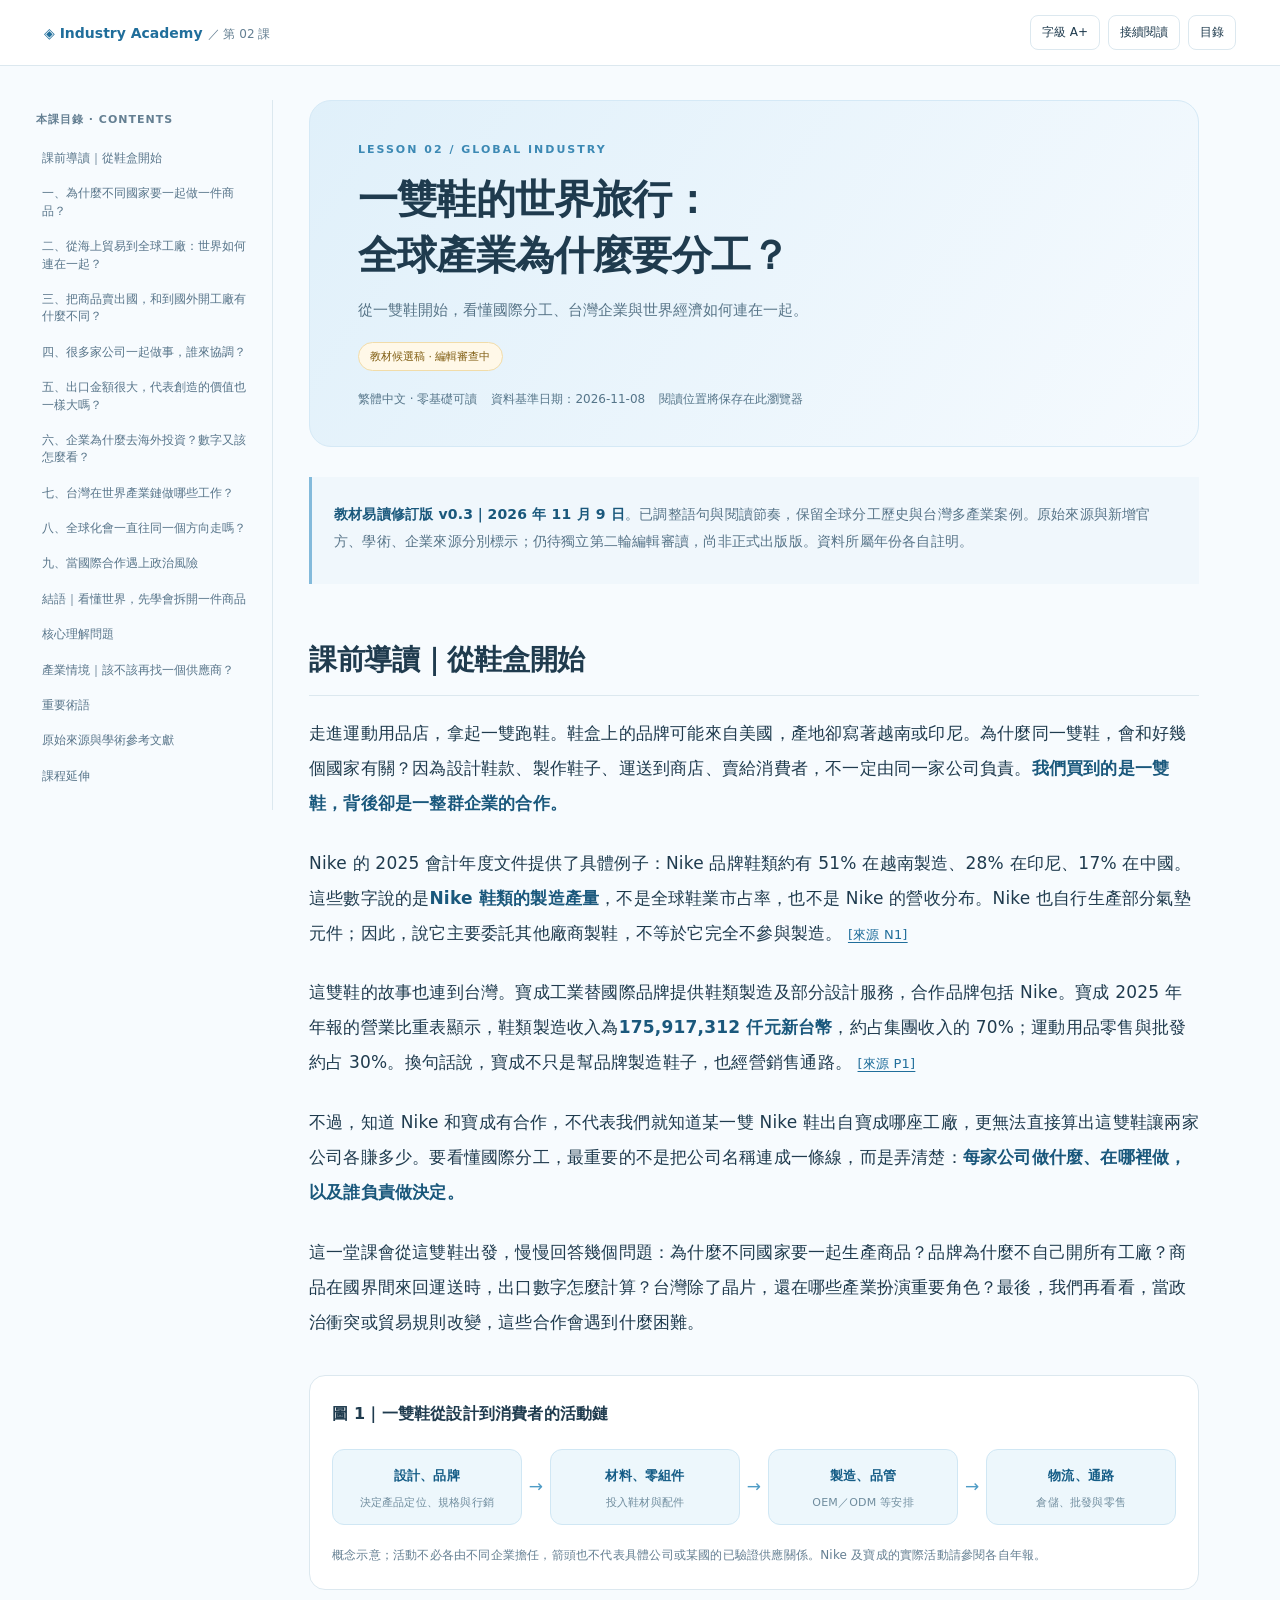
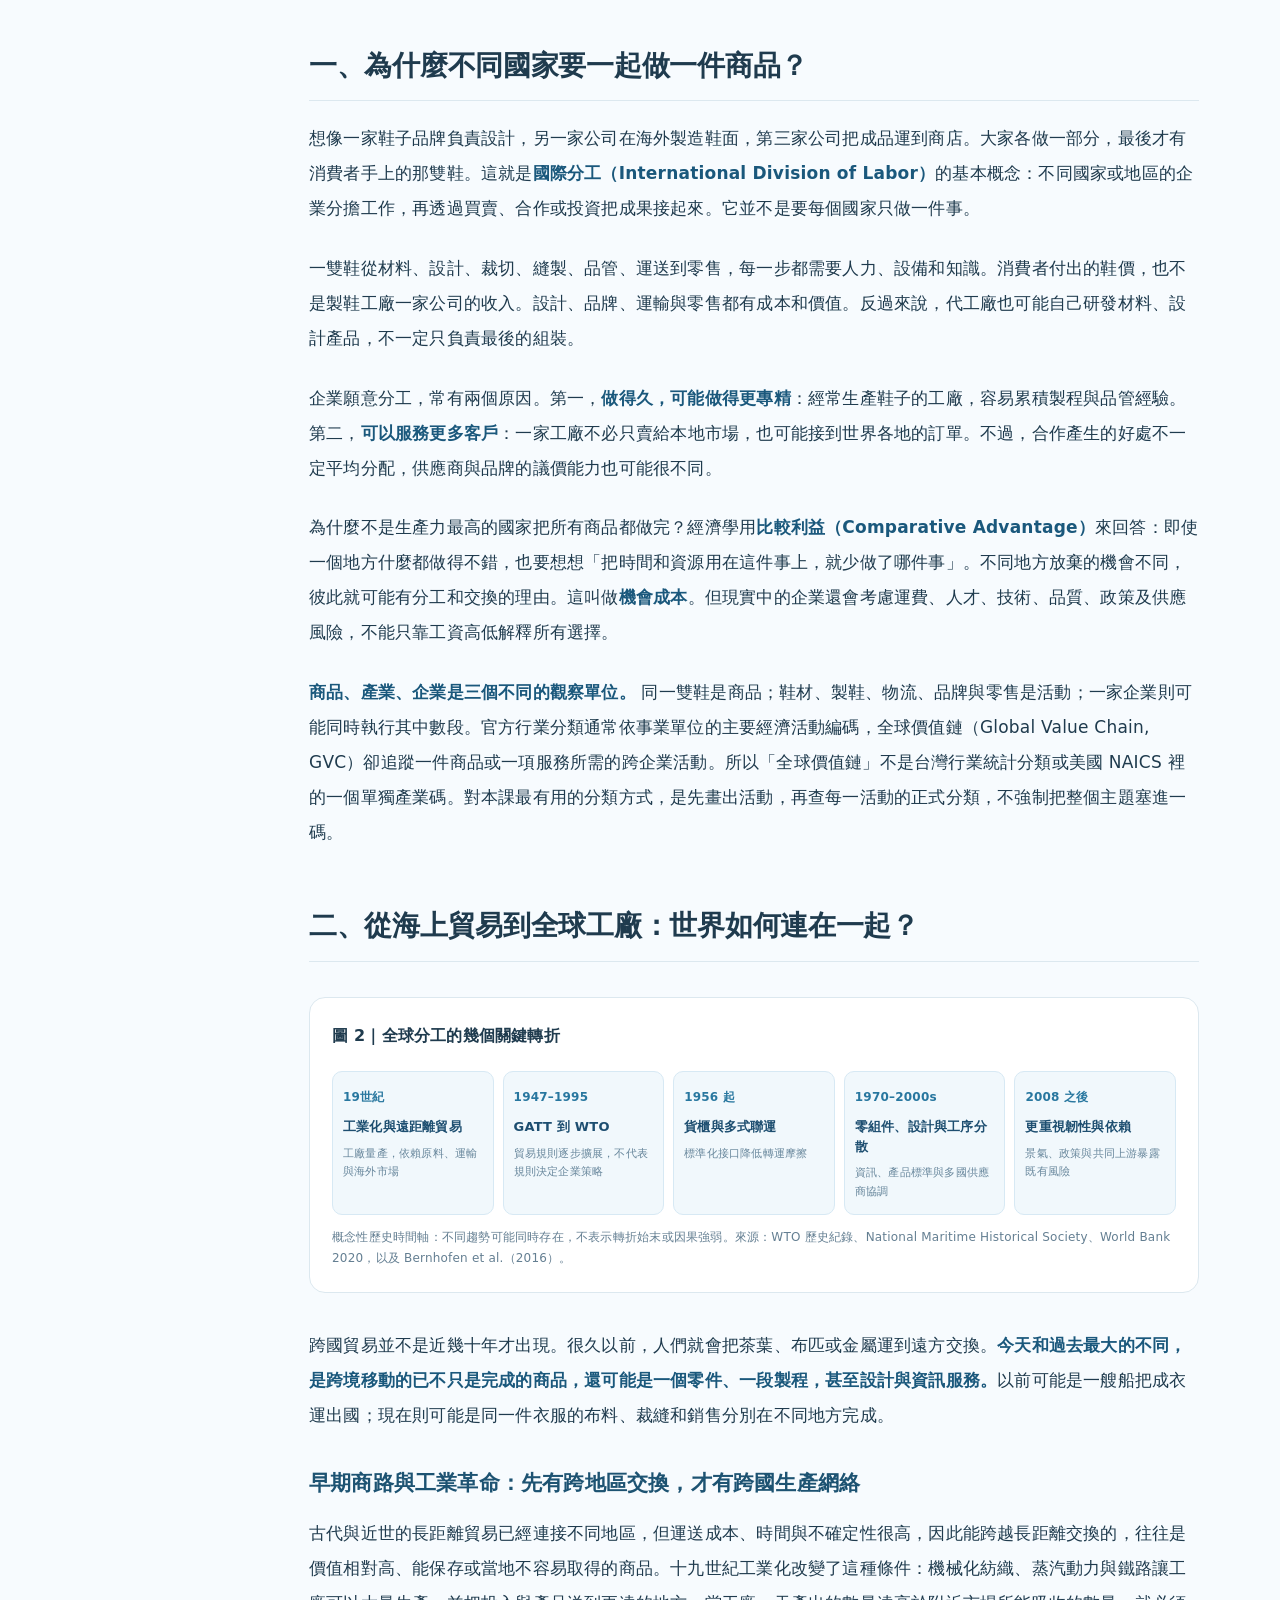
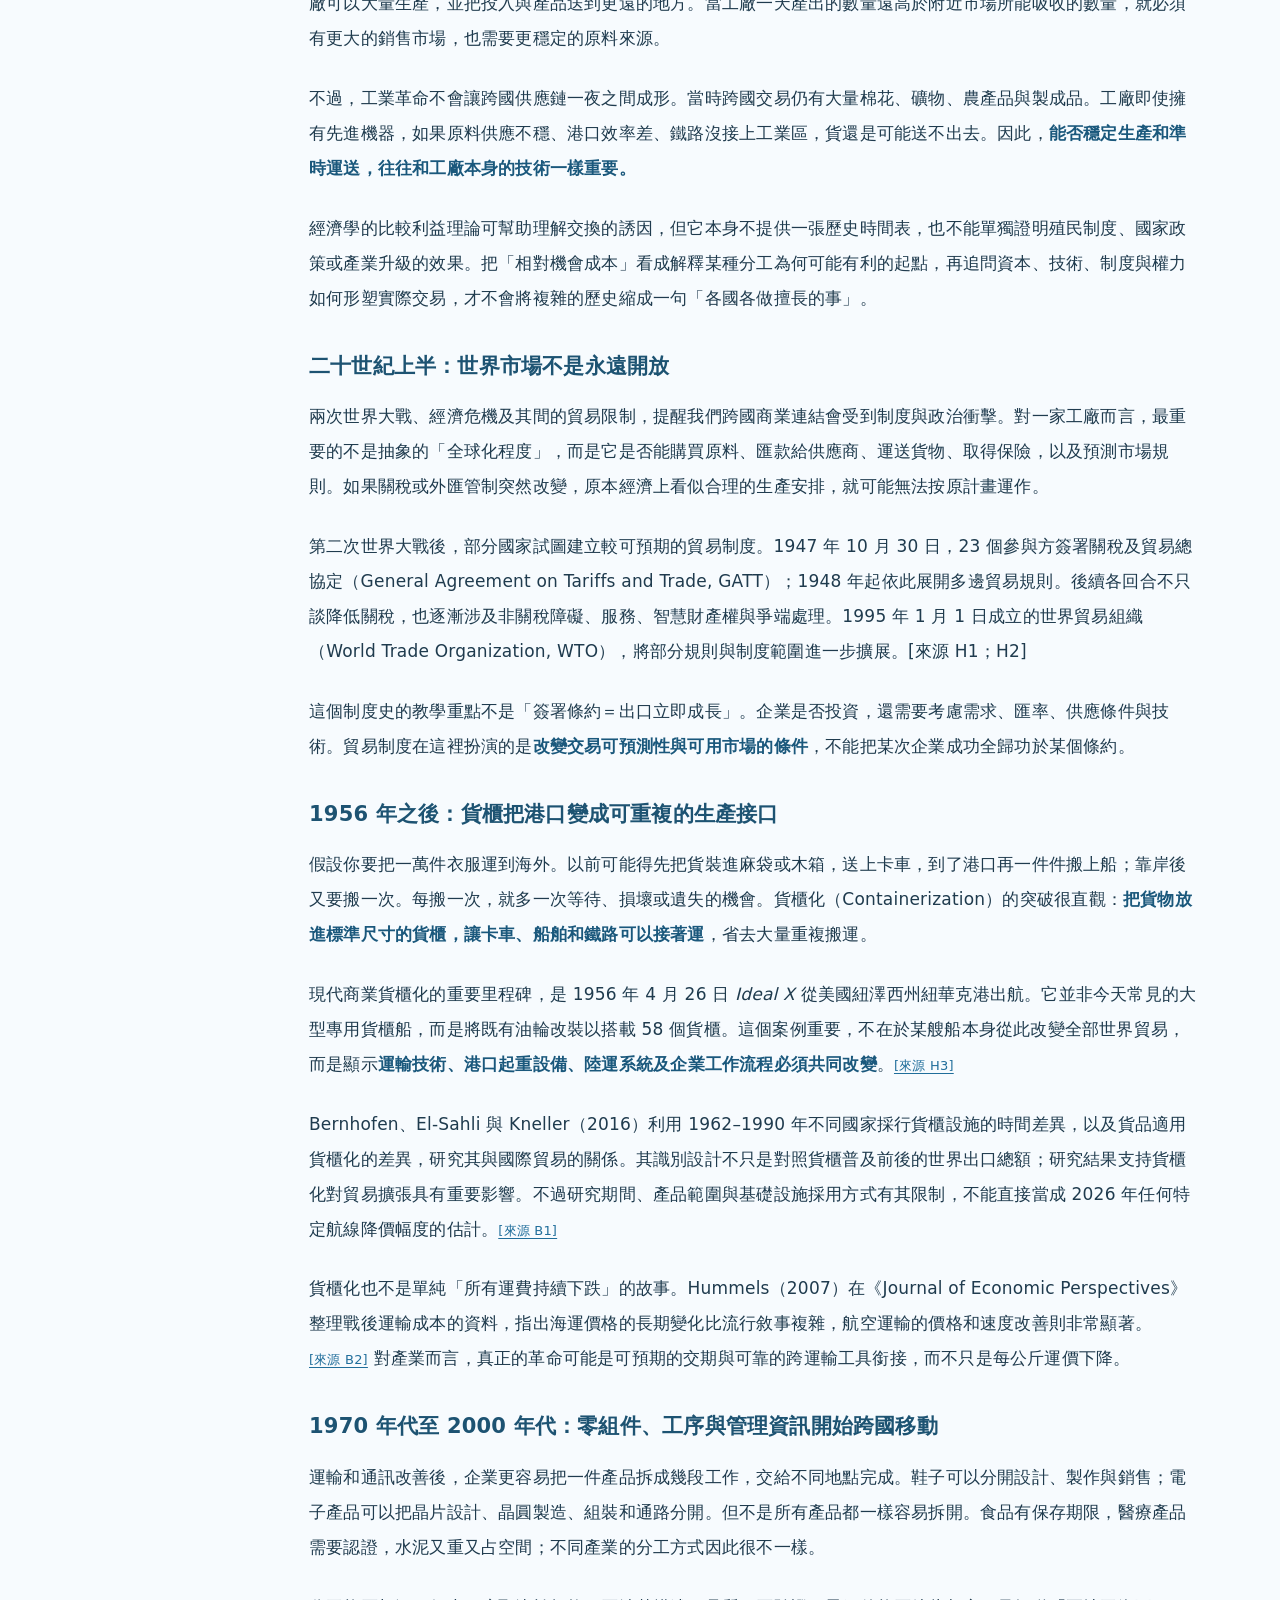
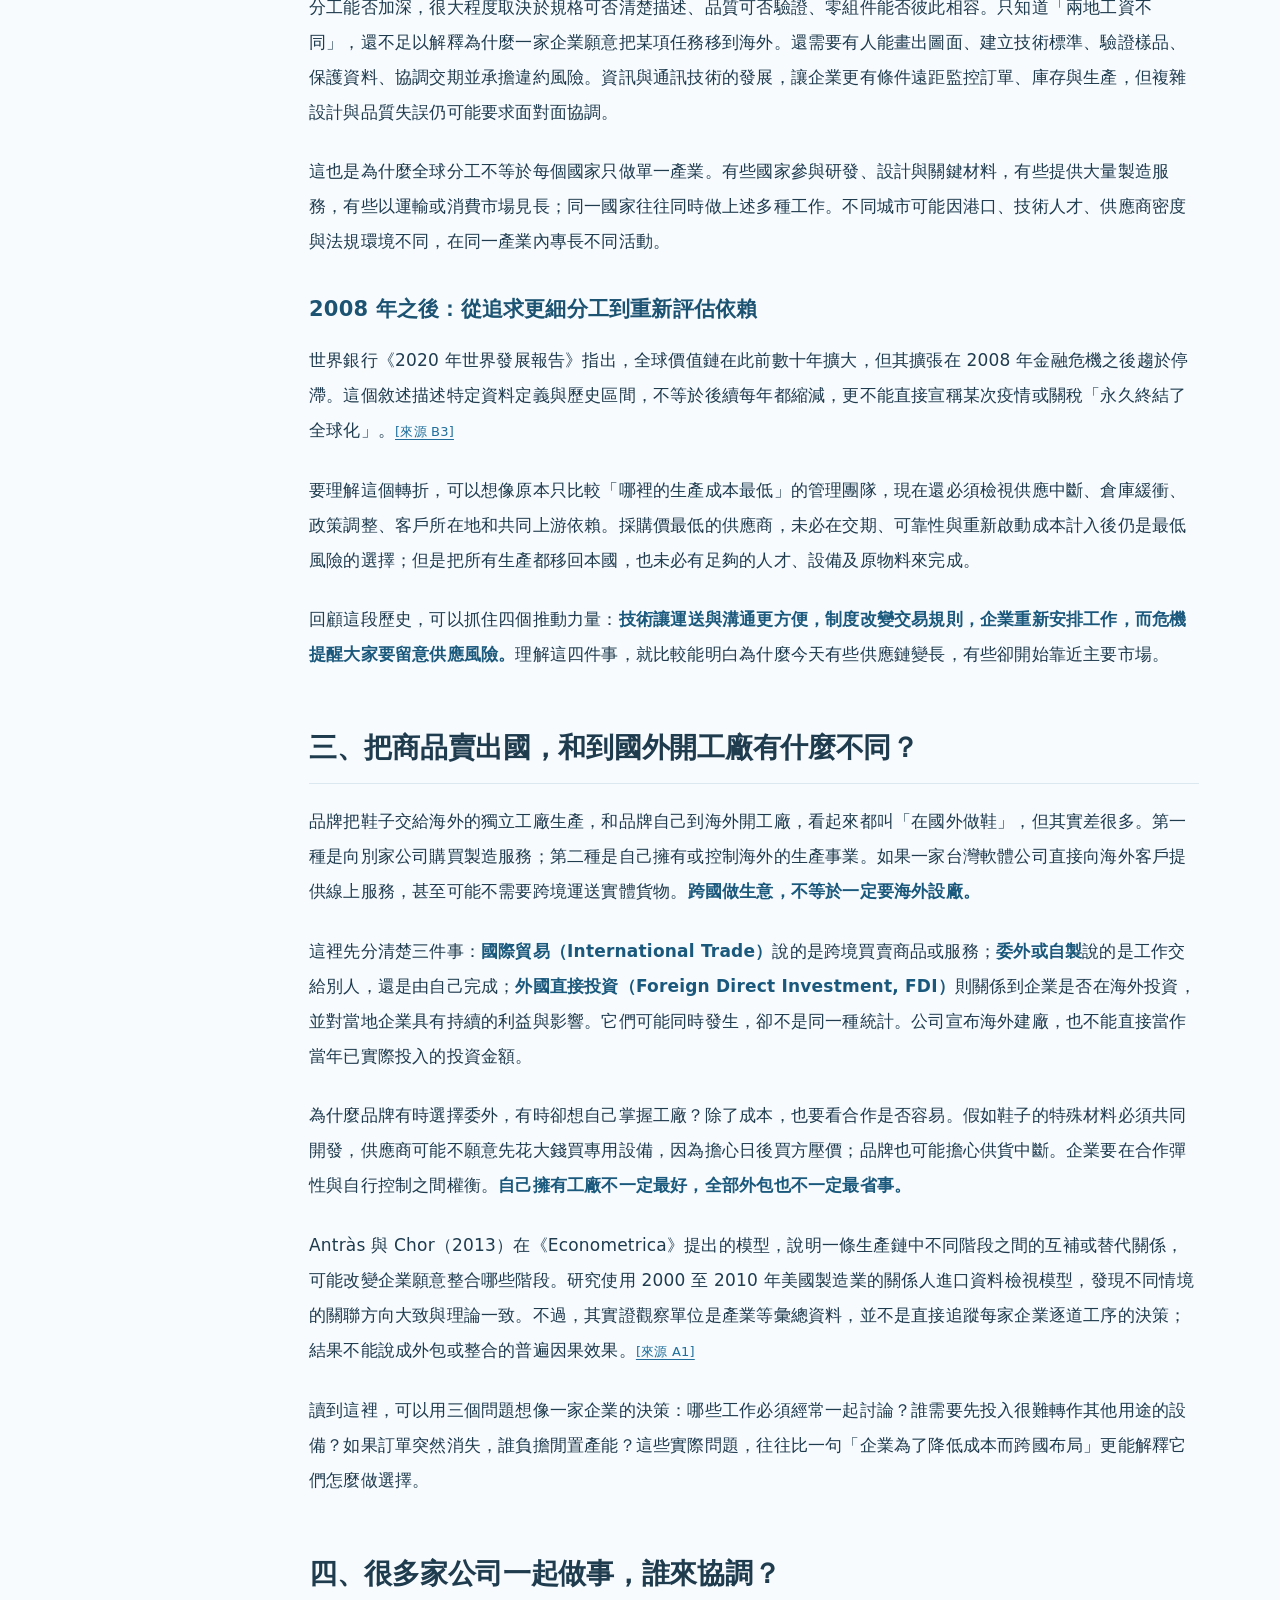
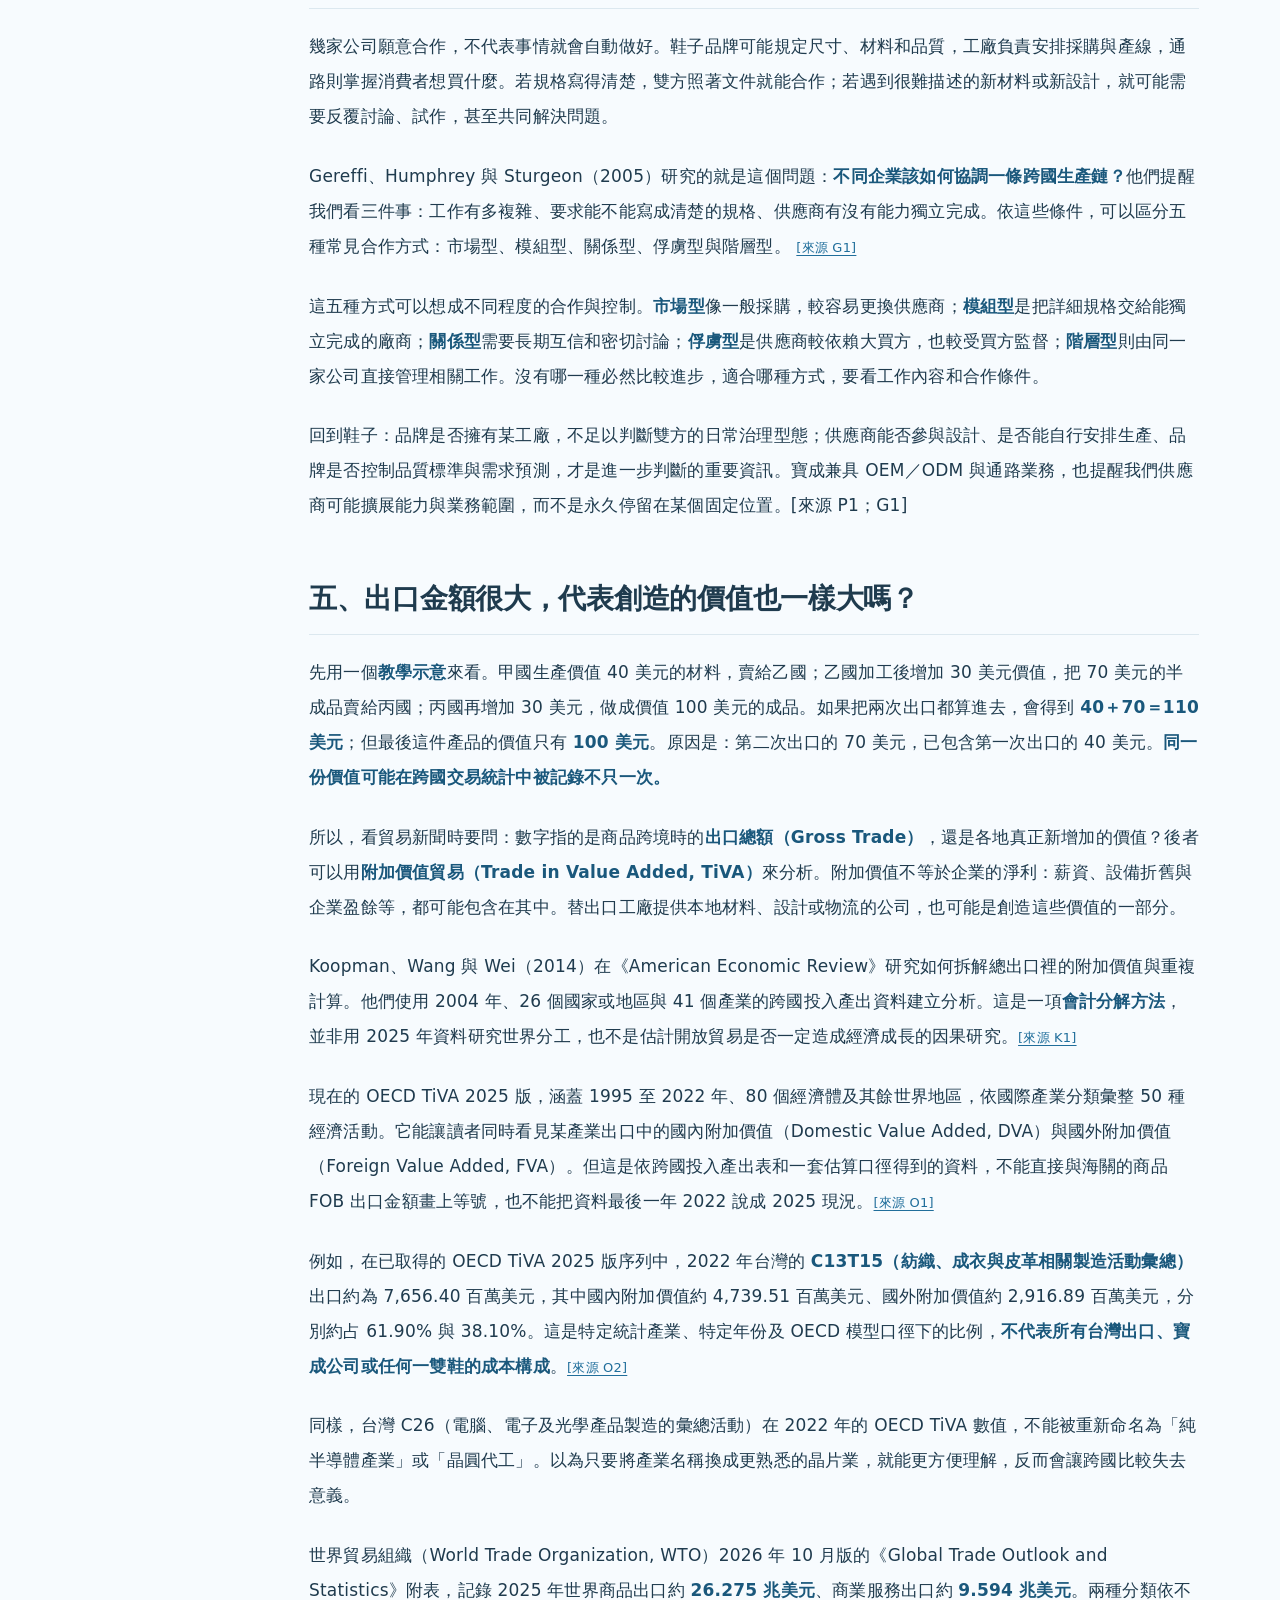
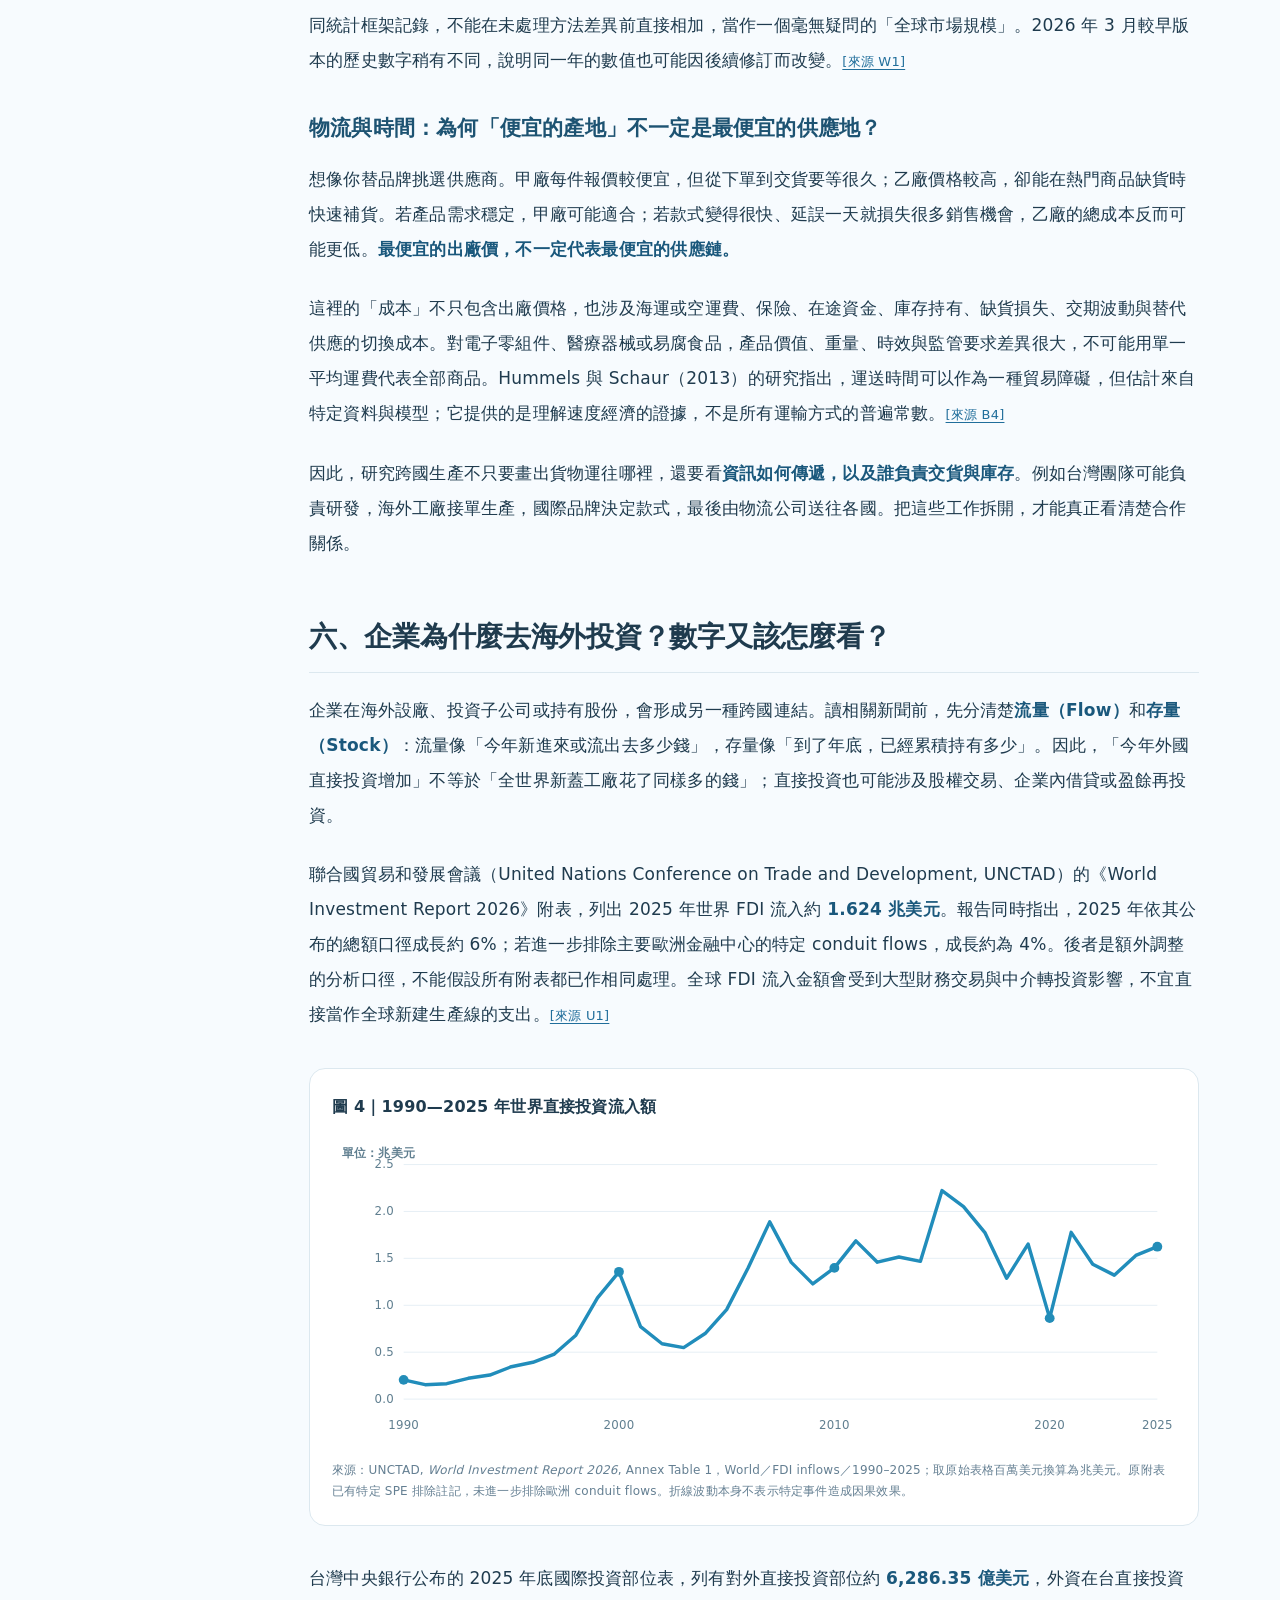
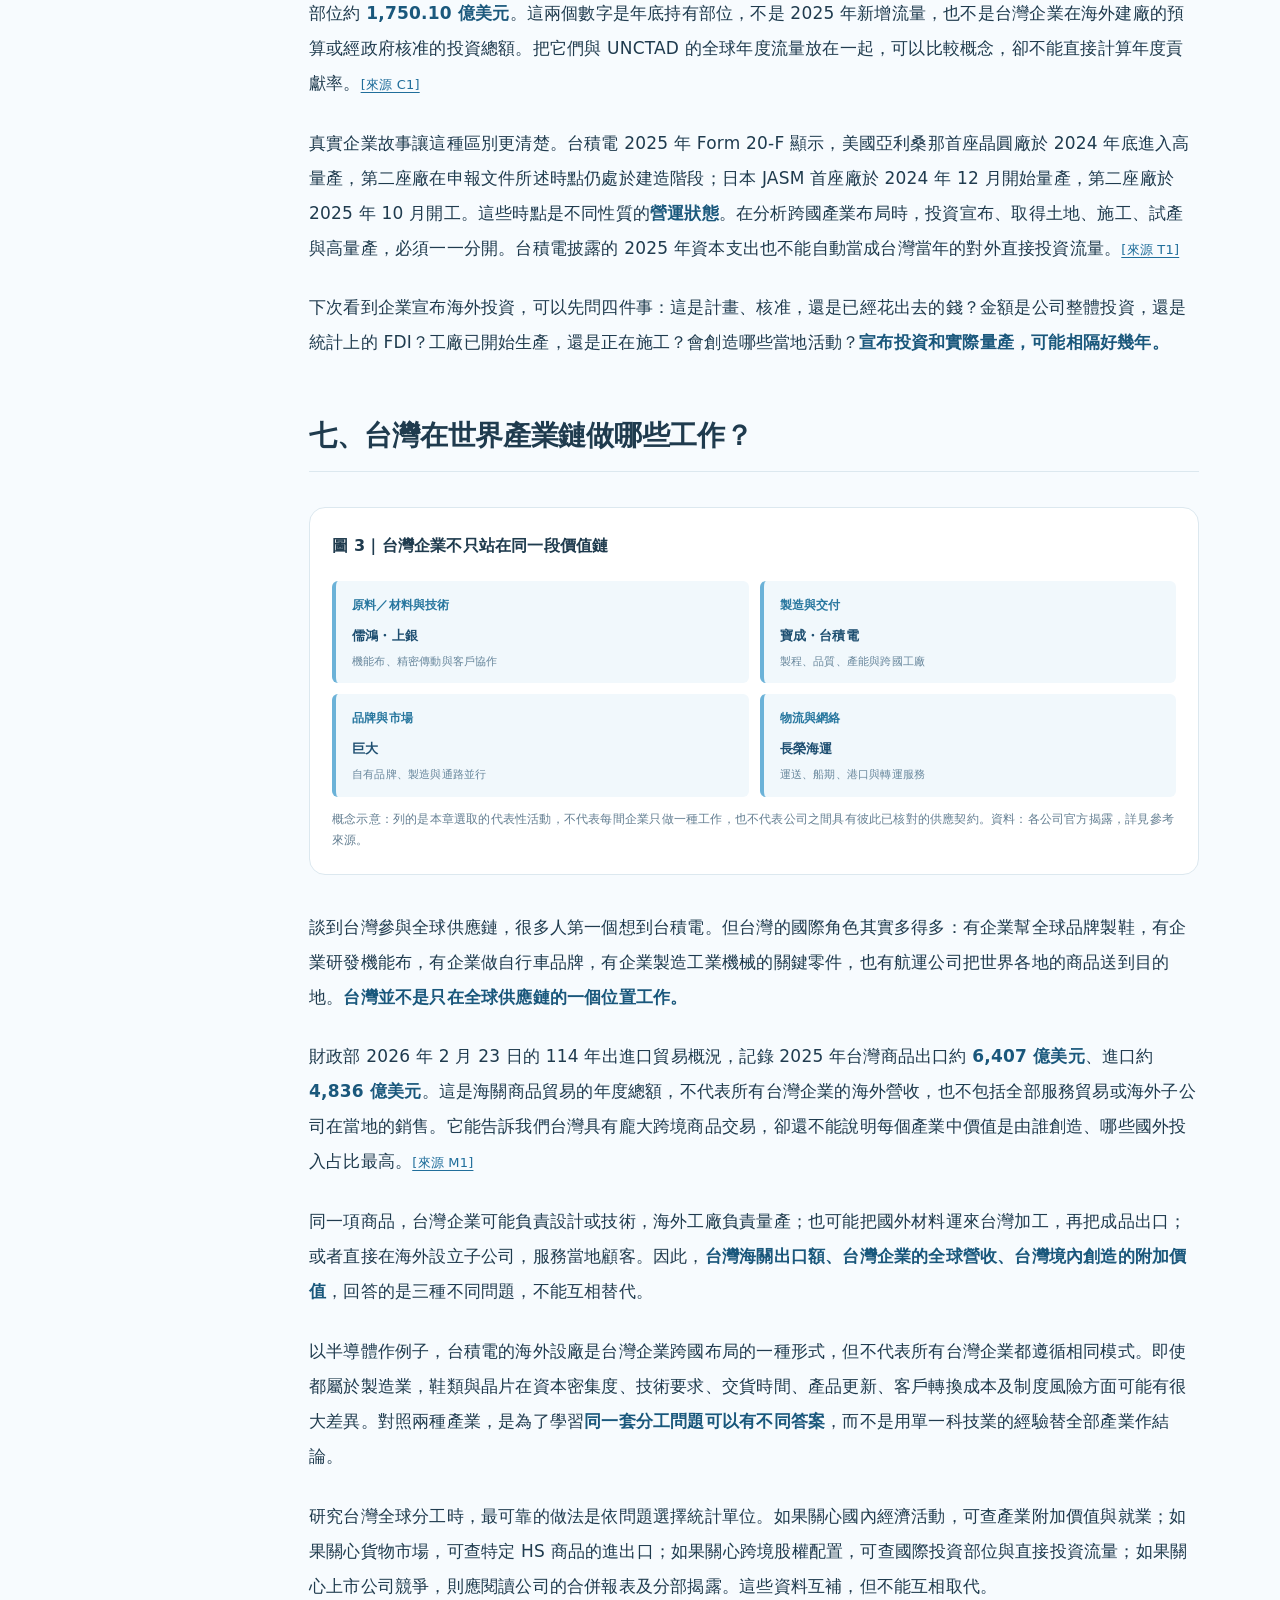
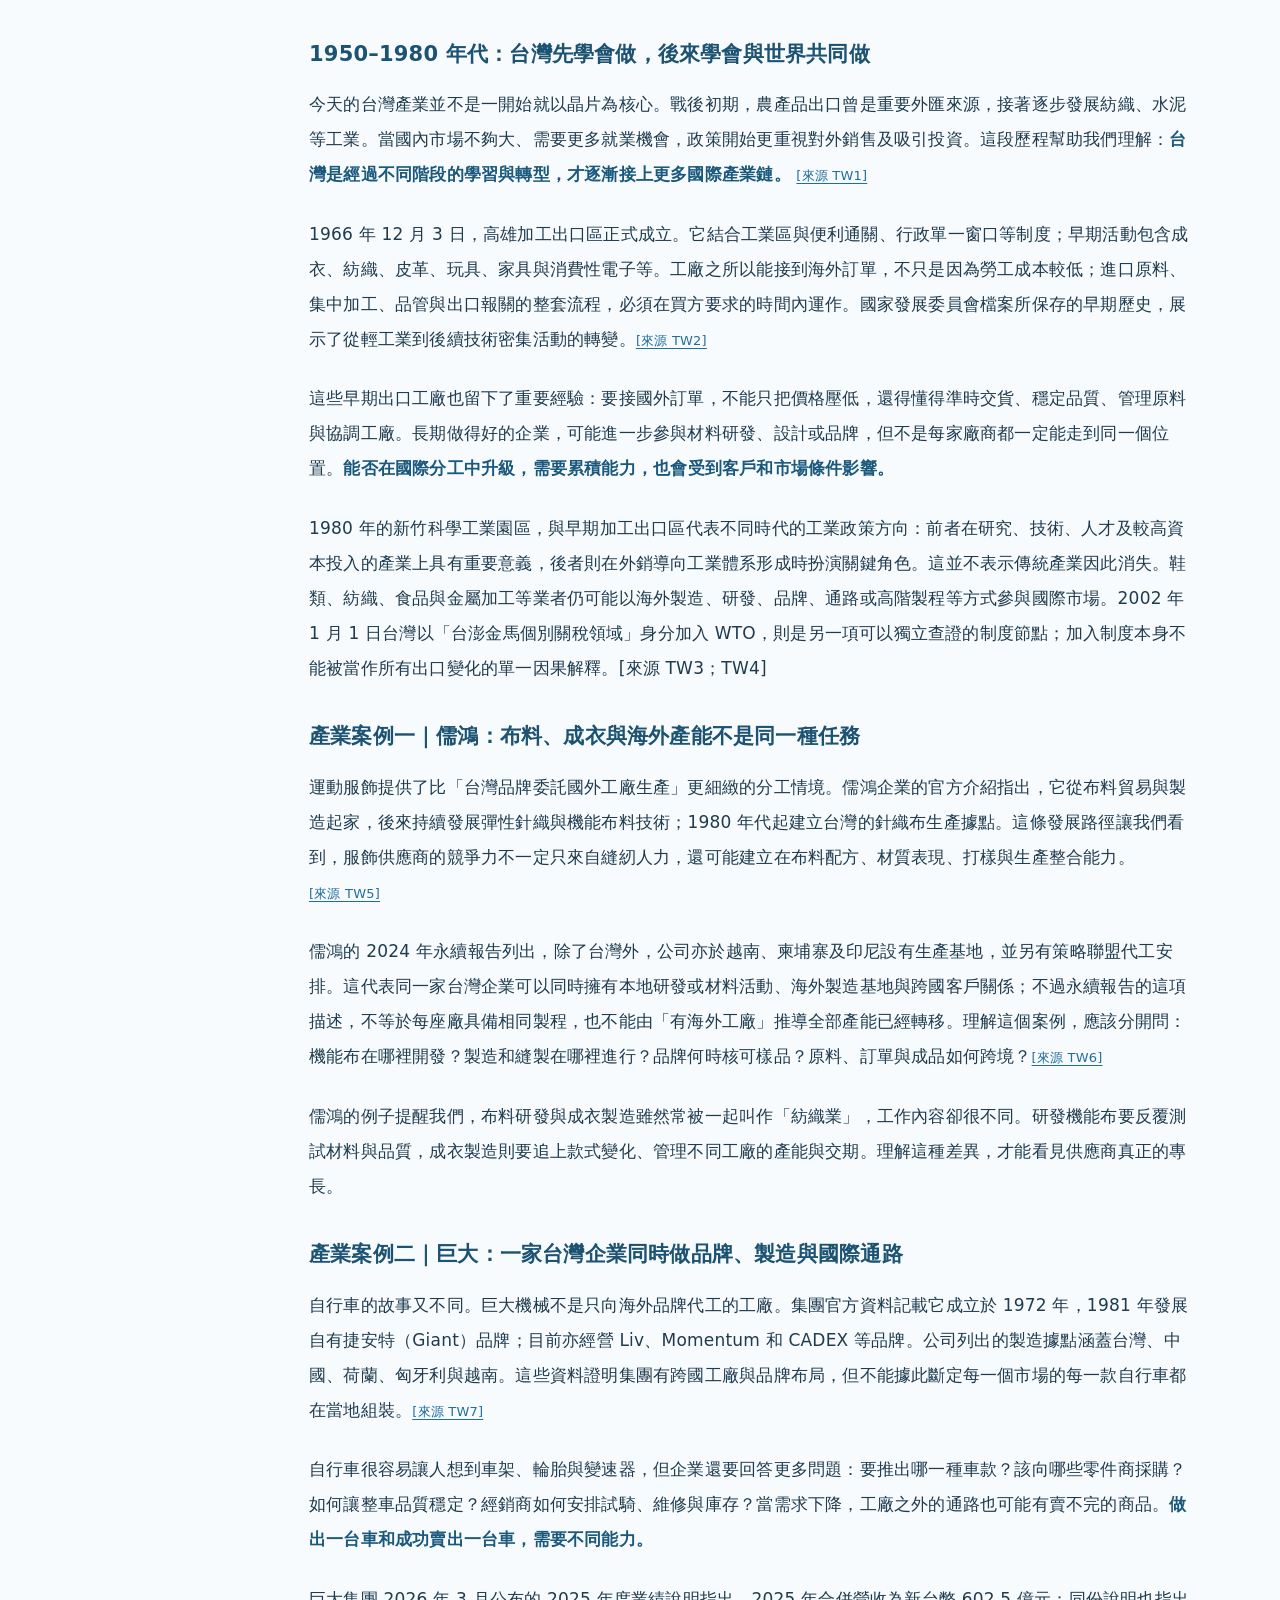
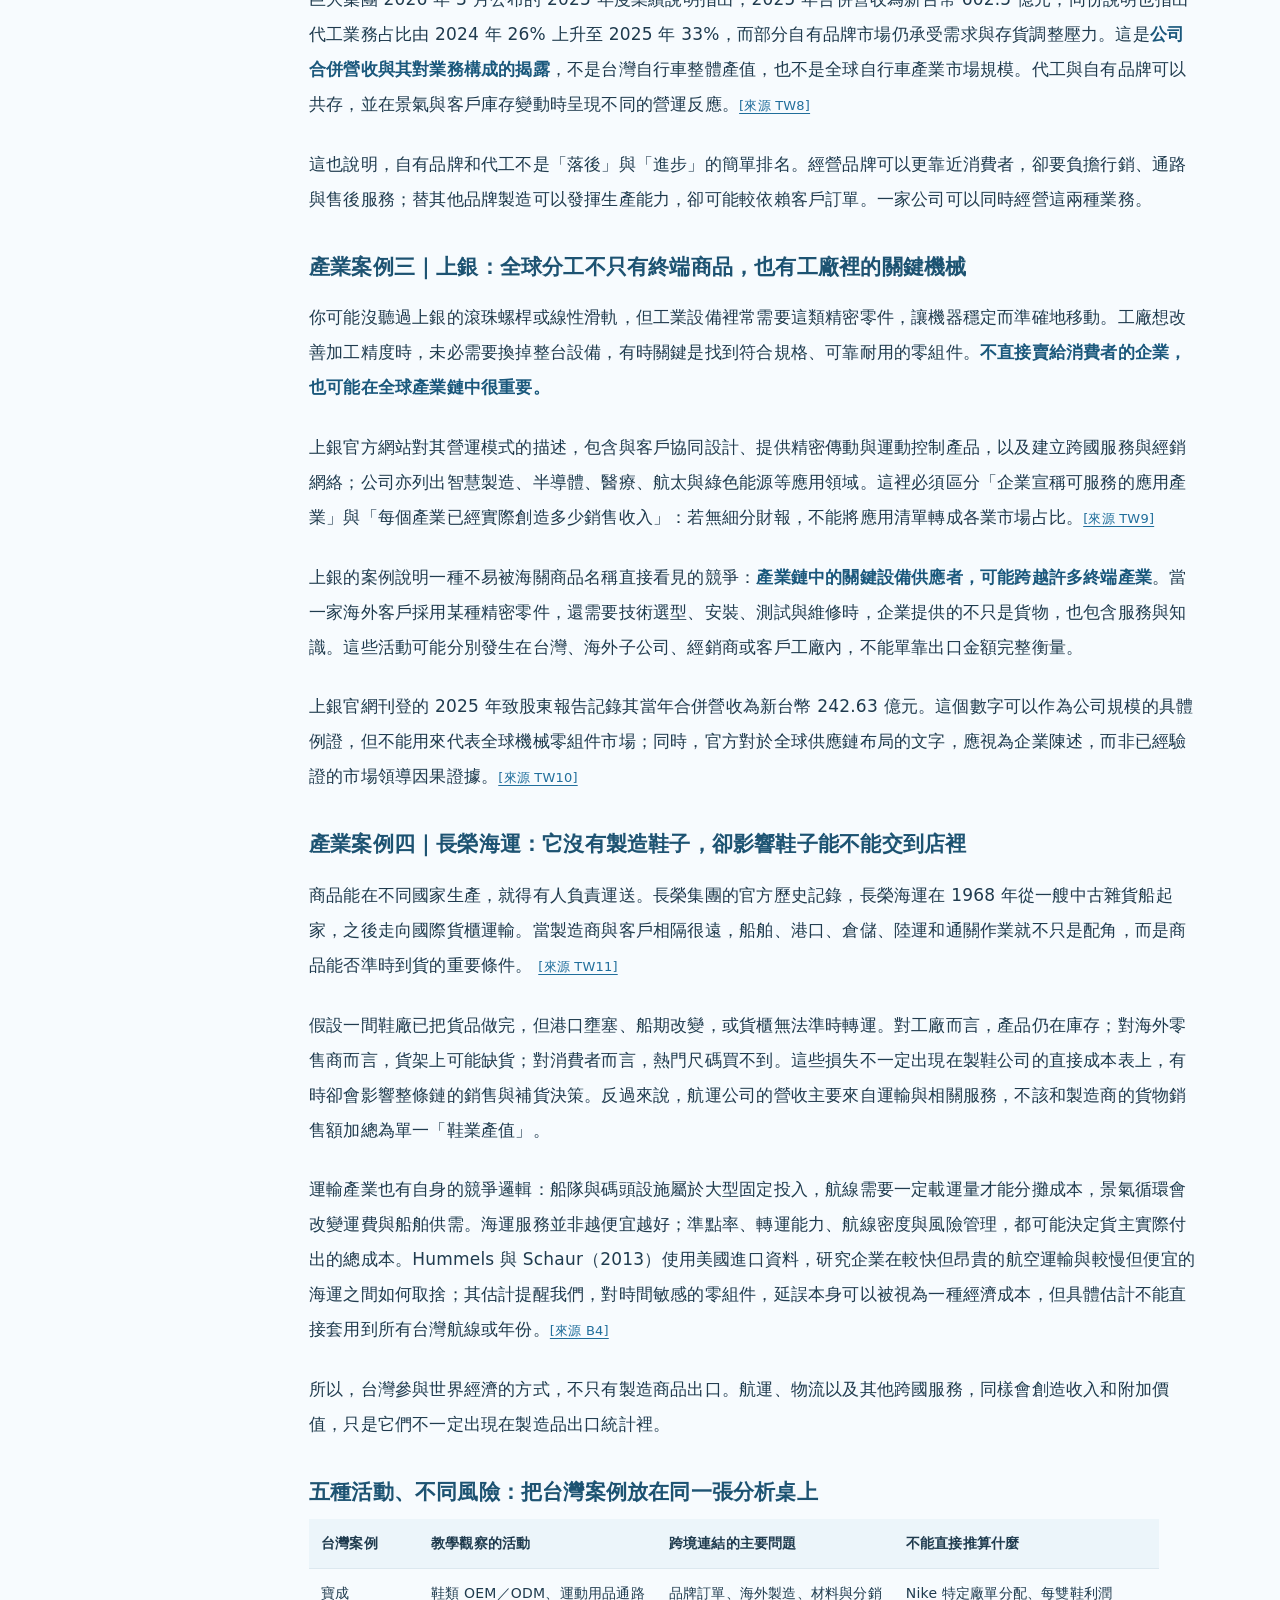
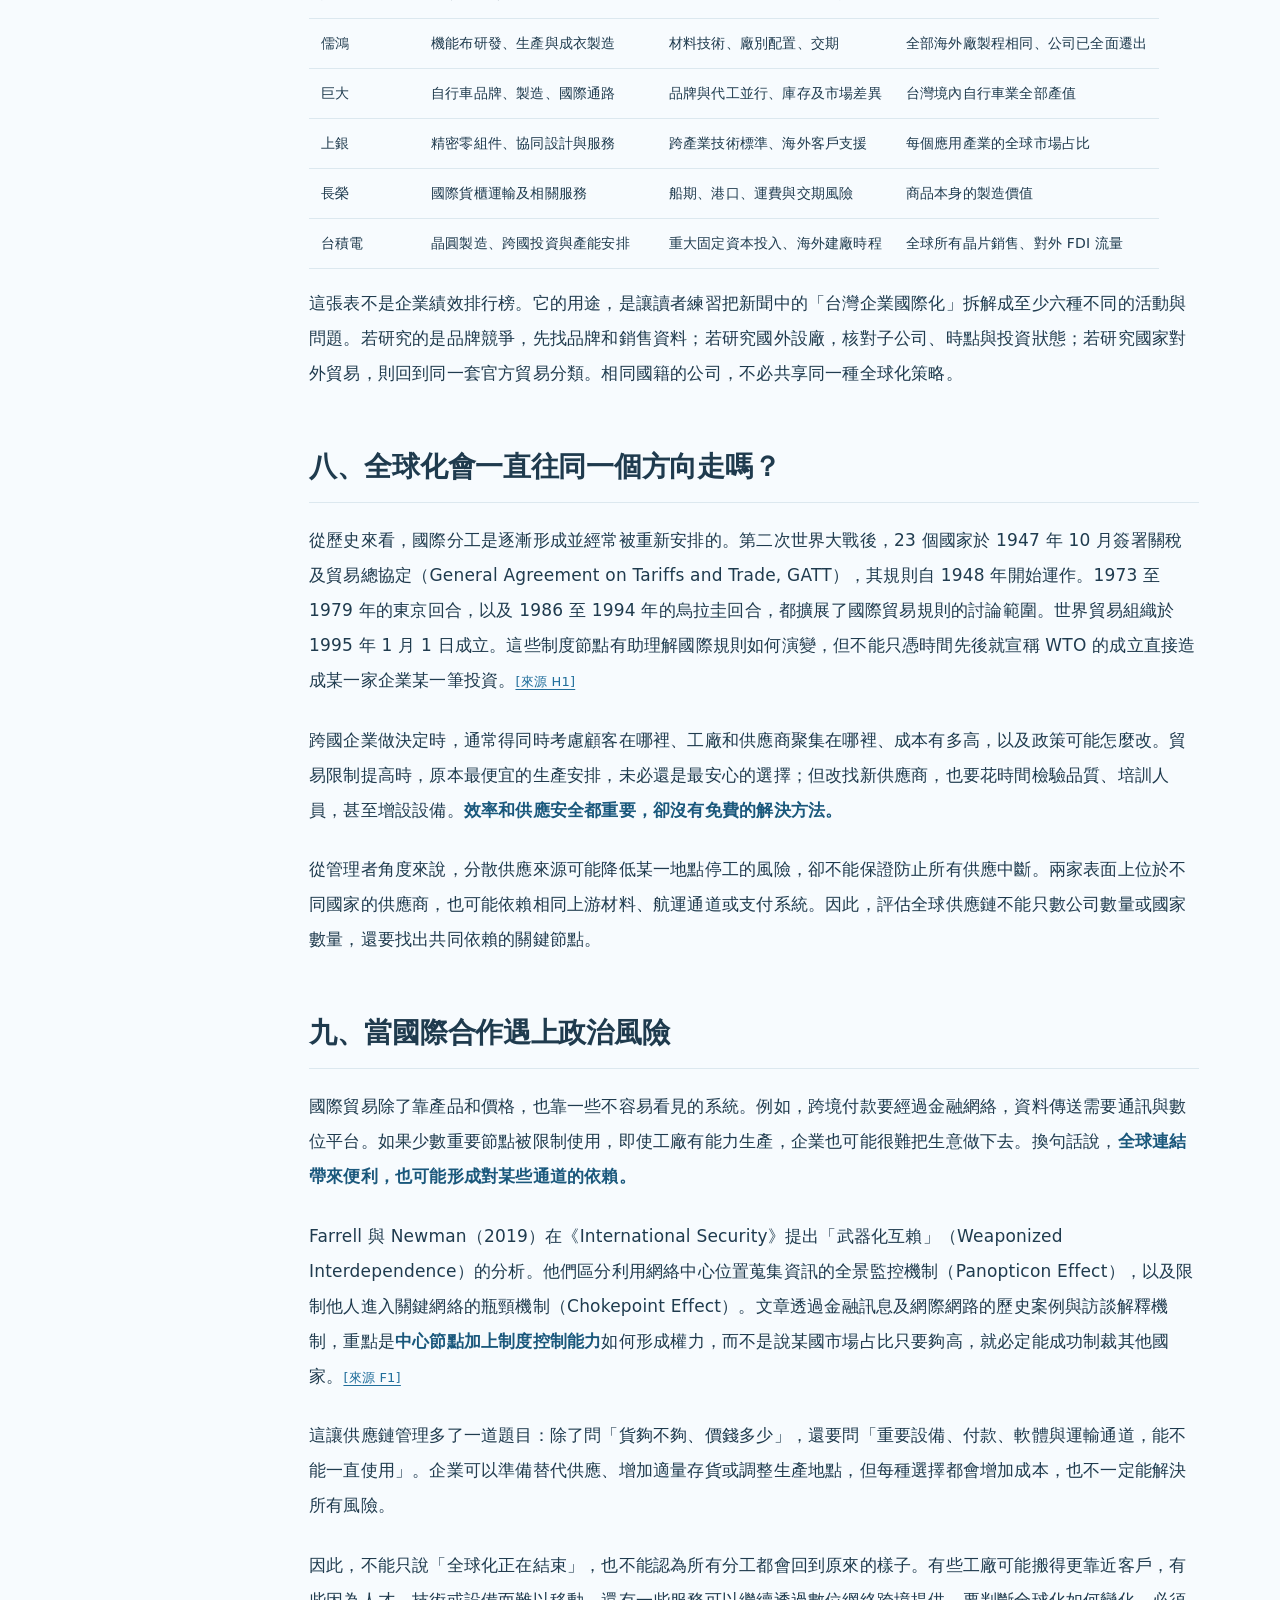
<file: docs/lesson-02-reading.html>
<!doctype html>
<html lang="zh-Hant"><head><meta charset="utf-8"><meta name="viewport" content="width=device-width, initial-scale=1">
<meta name="description" content="全球產業體系、國際分工、全球價值鏈、台灣企業與地緣政治：Industry Academy 第02課教材候選稿。">
<title>第 02 課｜全球產業體系 — Industry Academy</title>
<style>
:root{--ink:#1f3b4e;--muted:#647f92;--accent:#206e9b;--line:#dce8ef;--pale:#eaf5fc;--paper:#fff;--bg:#f7fbfe;--reading:890px;--body-size:17px;}
*{box-sizing:border-box}html,body{max-width:100%;overflow-x:clip}html{scroll-behavior:smooth;scroll-padding-top:88px}body{margin:0;background:var(--bg);color:var(--ink);font-family:system-ui,-apple-system,"Noto Sans TC","Microsoft JhengHei",sans-serif}body.large{--body-size:19px}
a{color:var(--accent)}a:hover{text-decoration-color:var(--accent)}button{font:inherit;cursor:pointer}button:focus-visible,a:focus-visible,[tabindex]:focus-visible{outline:3px solid #52addb;outline-offset:3px}
#reading-bar{position:fixed;left:0;top:0;height:4px;background:#368ec2;z-index:99;width:0;transition:width .1s}
.topbar{height:66px;position:sticky;top:0;z-index:15;display:flex;align-items:center;justify-content:space-between;background:rgba(255,255,255,.97);border-bottom:1px solid var(--line);padding:0 clamp(15px,3.5vw,44px);gap:12px}.topbar a{text-decoration:none;font-size:14px;font-weight:800}.topbar small{font-size:12px;color:var(--muted);font-weight:500}.top-controls{display:flex;align-items:center;gap:8px}.top-controls button{border:1px solid var(--line);background:var(--paper);padding:8px 11px;border-radius:8px;color:var(--ink);font-size:12px}.top-controls button:hover{background:var(--pale)}
.layout{display:grid;grid-template-columns:245px minmax(0,var(--reading)) 1fr;gap:36px;max-width:1530px;margin:auto;padding:34px 28px 120px}.toc{position:sticky;top:98px;align-self:start;max-height:calc(100vh - 115px);overflow-y:auto;border-right:1px solid var(--line);padding:12px 13px 16px 0}.toc h2{font-size:11px;letter-spacing:1px;color:var(--muted);margin:0 8px 14px}.toc-link{display:block;padding:9px 11px;font-size:12px;line-height:1.45;text-decoration:none;color:#58758a;border-left:3px solid transparent;border-radius:0 6px 6px 0}.toc-link:hover,.toc-link.active{color:#185d8b;background:#eaf5fb;border-left-color:#2b8dbd}.reading-main{min-width:0}
.hero{border-radius:22px;background:linear-gradient(125deg,#e0f0fa,#f5fafe);border:1px solid #d5e9f6;padding:42px 48px 38px;margin-bottom:30px}.eyebrow{font-size:11px;font-weight:800;letter-spacing:2px;color:#3c89b4;text-transform:uppercase}.hero h1{line-height:1.4;font-size:clamp(28px,3.7vw,40px);margin:15px 0 14px;letter-spacing:-.02em}.hero p{font-size:15px;line-height:1.8;color:#587588;margin:0}.chip{display:inline-block;font-size:11px;color:#815e13;border:1px solid #f1dca9;background:#fff8e8;border-radius:22px;padding:6px 11px;margin:18px 0 0}.intro-meta{display:flex;gap:14px;margin-top:20px;font-size:12px;color:#557589;flex-wrap:wrap}.article{font-size:var(--body-size);line-height:2.06;letter-spacing:.012em}.article p{margin:1em 0 1.45em}.article h2{font-size:clamp(22px,2.35vw,28px);line-height:1.45;letter-spacing:-.01em;margin:56px 0 20px;border-bottom:1px solid var(--line);padding-bottom:14px;scroll-margin-top:82px}.article h2:first-child{margin-top:0}.article h3{font-size:21px;line-height:1.5;margin:35px 0 10px;color:#1d5372}.article strong{color:#1a587c;font-weight:750}.article blockquote{background:#f0f7fc;border-left:3px solid #83badb;margin:20px 0 35px;padding:10px 22px;color:#587589;font-size:14px;line-height:1.9}.article ul,.article ol{padding-left:27px}.article li{margin:7px 0}.article table{border-collapse:collapse;width:100%;font-size:14px;line-height:1.65;display:block;overflow:auto}.article th,.article td{border-bottom:1px solid var(--line);padding:13px 12px;text-align:left;vertical-align:top;min-width:110px}.article th{background:#ecf5fa}.article code{background:#eff6fa;padding:2px 4px;border-radius:3px}.article a{text-decoration-thickness:1px;text-underline-offset:3px;overflow-wrap:anywhere}.article .cite-link{font-size:13px;white-space:nowrap}
.figure{background:white;border:1px solid var(--line);border-radius:16px;padding:22px;margin:35px 0;cursor:zoom-in}.figure-label{font-size:16px;font-weight:750;margin-bottom:18px}.figure figcaption{font-size:12px;line-height:1.8;color:var(--muted);margin-top:12px}.chain{display:flex;align-items:stretch;gap:7px;justify-content:space-between;overflow-x:auto;padding-bottom:8px}.chain-node{background:#edf7fc;border:1px solid #d0e7f4;padding:13px 11px;border-radius:12px;text-align:center;min-width:130px;flex:1}.chain-node b{display:block;font-size:13px;color:#145c86}.chain-node small{display:block;font-size:11px;color:#708d9e;margin-top:5px;line-height:1.5}.chain-arrow{align-self:center;color:#4f9cc6}.data-chart{display:block;max-width:100%;height:auto}.chart-grid{stroke:#e6eff5;stroke-width:1}.chart-tick,.chart-unit{font-size:12px;fill:#607f90}.chart-unit{font-weight:650}.hist-grid{display:grid;grid-template-columns:repeat(5,minmax(0,1fr));gap:9px}.hist-grid>div{background:#f1f8fc;border:1px solid #d7e9f4;border-radius:10px;padding:13px 10px}.hist-grid span,.role-grid span{display:block;font-size:12px;font-weight:800;color:#28779f}.hist-grid b,.role-grid strong{display:block;font-size:13px;line-height:1.5;margin:8px 0;color:#1d4e70}.hist-grid small,.role-grid small{display:block;font-size:11px;line-height:1.65;color:#68879c}.role-grid{display:grid;grid-template-columns:repeat(2,minmax(0,1fr));gap:11px}.role-grid>div{border-left:4px solid #6bb2d8;background:#f1f8fc;padding:12px 16px;border-radius:6px}
.note{margin-top:38px;padding:16px 20px;background:#f0f8fc;border-radius:12px;font-size:13px;line-height:1.75;color:#55778e}.completion{display:flex;justify-content:center;gap:12px;margin:45px 0}.completion button{background:#277da9;color:#fff;border:0;border-radius:10px;padding:13px 22px}.completion button.done{background:#ecf5fb;color:#2b668b;border:1px solid #afcfdf}footer{border-top:1px solid var(--line);padding:32px 0;color:#71899b;font-size:12px;line-height:1.75}dialog{border:0;border-radius:18px;box-shadow:0 20px 80px #17344840;padding:24px;max-width:min(97vw,1160px);max-height:93vh;overflow:auto}dialog::backdrop{background:rgba(15,42,58,.65)}dialog .figure{border:0;padding:0;margin:40px 0 0;cursor:default}.dialog-close{position:absolute;right:20px;top:14px;background:white;border:1px solid #d4e5ef;border-radius:7px;padding:7px 12px}.mobile-toc{display:none}
@media(max-width:1150px){.layout{grid-template-columns:208px minmax(0,1fr);gap:25px;padding:28px 20px 80px}.layout:after{content:none}.hero{padding:32px}}
@media(max-width:740px){.hist-grid{grid-template-columns:repeat(2,minmax(0,1fr))}.role-grid{grid-template-columns:1fr}.layout{display:block;padding:18px 16px 70px}.toc{display:none}.mobile-toc{display:block;width:100%;margin:0 0 18px;padding:11px;border:1px solid var(--line);border-radius:8px;background:white;font-size:13px}.topbar small{display:none}.hero{padding:27px 22px;border-radius:14px}.article{line-height:1.94}.article h2{margin-top:42px}.chain{flex-wrap:wrap}.chain-node{min-width:45%}.chain-arrow{display:none}.figure{padding:16px 10px}.top-controls button{padding:7px 8px}}
@media print{body{background:#fff}.topbar,.toc,.mobile-toc,#reading-bar,.completion{display:none}.layout{display:block;padding:0}.hero{background:white;border:0}.article{font-size:13px}.figure{break-inside:avoid}.article a{color:#222}}
</style></head><body>
<div id="reading-bar" aria-hidden="true"></div><header class="topbar"><div><a href="./index.html#lesson/2">◈ Industry Academy</a> <small>／ 第 02 課</small></div><div class="top-controls"><button id="font-toggle" type="button" aria-label="切換文章字級">字級 A+</button><button id="resume" type="button" aria-label="回到上次閱讀位置">接續閱讀</button><button id="toc-mobile-button" type="button" aria-label="移至目錄" onclick="document.getElementById('mobile-toc').focus()">目錄</button></div></header>
<div class="layout"><aside class="toc" aria-label="章節目錄"><h2>本課目錄 · CONTENTS</h2><a href="#section-01" class="toc-link" data-target="section-01">課前導讀｜從鞋盒開始</a><a href="#section-02" class="toc-link" data-target="section-02">一、為什麼不同國家要一起做一件商品？</a><a href="#section-03" class="toc-link" data-target="section-03">二、從海上貿易到全球工廠：世界如何連在一起？</a><a href="#section-04" class="toc-link" data-target="section-04">三、把商品賣出國，和到國外開工廠有什麼不同？</a><a href="#section-05" class="toc-link" data-target="section-05">四、很多家公司一起做事，誰來協調？</a><a href="#section-06" class="toc-link" data-target="section-06">五、出口金額很大，代表創造的價值也一樣大嗎？</a><a href="#section-07" class="toc-link" data-target="section-07">六、企業為什麼去海外投資？數字又該怎麼看？</a><a href="#section-08" class="toc-link" data-target="section-08">七、台灣在世界產業鏈做哪些工作？</a><a href="#section-09" class="toc-link" data-target="section-09">八、全球化會一直往同一個方向走嗎？</a><a href="#section-10" class="toc-link" data-target="section-10">九、當國際合作遇上政治風險</a><a href="#section-11" class="toc-link" data-target="section-11">結語｜看懂世界，先學會拆開一件商品</a><a href="#section-12" class="toc-link" data-target="section-12">核心理解問題</a><a href="#section-13" class="toc-link" data-target="section-13">產業情境｜該不該再找一個供應商？</a><a href="#section-14" class="toc-link" data-target="section-14">重要術語</a><a href="#section-15" class="toc-link" data-target="section-15">原始來源與學術參考文獻</a><a href="#section-16" class="toc-link" data-target="section-16">課程延伸</a></aside><main class="reading-main" id="reader">
<section class="hero"><div class="eyebrow">LESSON 02 / GLOBAL INDUSTRY</div><h1>一雙鞋的世界旅行：<br>全球產業為什麼要分工？</h1><p>從一雙鞋開始，看懂國際分工、台灣企業與世界經濟如何連在一起。</p><span class="chip">教材候選稿 · 編輯審查中</span><div class="intro-meta"><span>繁體中文 · 零基礎可讀</span><span>資料基準日期：2026-11-08</span><span id="read-label">閱讀位置將保存在此瀏覽器</span></div></section>
<select class="mobile-toc" id="mobile-toc" aria-label="選擇章節"><option value="">跳至章節…</option><option value="section-01">課前導讀｜從鞋盒開始</option><option value="section-02">一、為什麼不同國家要一起做一件商品？</option><option value="section-03">二、從海上貿易到全球工廠：世界如何連在一起？</option><option value="section-04">三、把商品賣出國，和到國外開工廠有什麼不同？</option><option value="section-05">四、很多家公司一起做事，誰來協調？</option><option value="section-06">五、出口金額很大，代表創造的價值也一樣大嗎？</option><option value="section-07">六、企業為什麼去海外投資？數字又該怎麼看？</option><option value="section-08">七、台灣在世界產業鏈做哪些工作？</option><option value="section-09">八、全球化會一直往同一個方向走嗎？</option><option value="section-10">九、當國際合作遇上政治風險</option><option value="section-11">結語｜看懂世界，先學會拆開一件商品</option><option value="section-12">核心理解問題</option><option value="section-13">產業情境｜該不該再找一個供應商？</option><option value="section-14">重要術語</option><option value="section-15">原始來源與學術參考文獻</option><option value="section-16">課程延伸</option></select>
<article class="article" id="article">
<blockquote>
<p><strong>教材易讀修訂版 v0.3｜2026 年 11 月 9 日</strong>。已調整語句與閱讀節奏，保留全球分工歷史與台灣多產業案例。原始來源與新增官方、學術、企業來源分別標示；仍待獨立第二輪編輯審讀，尚非正式出版版。資料所屬年份各自註明。</p>
</blockquote>
<h2 id="section-01">課前導讀｜從鞋盒開始</h2>
<p>走進運動用品店，拿起一雙跑鞋。鞋盒上的品牌可能來自美國，產地卻寫著越南或印尼。為什麼同一雙鞋，會和好幾個國家有關？因為設計鞋款、製作鞋子、運送到商店、賣給消費者，不一定由同一家公司負責。<strong>我們買到的是一雙鞋，背後卻是一整群企業的合作。</strong></p>
<p>Nike 的 2025 會計年度文件提供了具體例子：Nike 品牌鞋類約有 51% 在越南製造、28% 在印尼、17% 在中國。這些數字說的是<strong>Nike 鞋類的製造產量</strong>，不是全球鞋業市占率，也不是 Nike 的營收分布。Nike 也自行生產部分氣墊元件；因此，說它主要委託其他廠商製鞋，不等於它完全不參與製造。 <a href="#section-15" class="cite-link" title="前往完整來源">[來源 N1]</a></p>
<p>這雙鞋的故事也連到台灣。寶成工業替國際品牌提供鞋類製造及部分設計服務，合作品牌包括 Nike。寶成 2025 年年報的營業比重表顯示，鞋類製造收入為<strong>175,917,312 仟元新台幣</strong>，約占集團收入的 70%；運動用品零售與批發約占 30%。換句話說，寶成不只是幫品牌製造鞋子，也經營銷售通路。 <a href="#section-15" class="cite-link" title="前往完整來源">[來源 P1]</a></p>
<p>不過，知道 Nike 和寶成有合作，不代表我們就知道某一雙 Nike 鞋出自寶成哪座工廠，更無法直接算出這雙鞋讓兩家公司各賺多少。要看懂國際分工，最重要的不是把公司名稱連成一條線，而是弄清楚：<strong>每家公司做什麼、在哪裡做，以及誰負責做決定。</strong></p>
<p>這一堂課會從這雙鞋出發，慢慢回答幾個問題：為什麼不同國家要一起生產商品？品牌為什麼不自己開所有工廠？商品在國界間來回運送時，出口數字怎麼計算？台灣除了晶片，還在哪些產業扮演重要角色？最後，我們再看看，當政治衝突或貿易規則改變，這些合作會遇到什麼困難。</p>
<figure class="figure" id="figure-flow" tabindex="0" data-zoom="true" aria-label="放大一雙鞋的產業活動鏈">
<div class="figure-label">圖 1｜一雙鞋從設計到消費者的活動鏈</div>
<div class="chain" aria-label="設計與品牌，原料與零組件，製造與品質管理，運輸和分銷，零售與消費者">
<div class="chain-node"><b>設計、品牌</b><small>決定產品定位、規格與行銷</small></div><span class="chain-arrow">→</span><div class="chain-node"><b>材料、零組件</b><small>投入鞋材與配件</small></div><span class="chain-arrow">→</span><div class="chain-node"><b>製造、品管</b><small>OEM／ODM 等安排</small></div><span class="chain-arrow">→</span><div class="chain-node"><b>物流、通路</b><small>倉儲、批發與零售</small></div></div>
<figcaption>概念示意；活動不必各由不同企業擔任，箭頭也不代表具體公司或某國的已驗證供應關係。Nike 及寶成的實際活動請參閱各自年報。</figcaption></figure><h2 id="section-02">一、為什麼不同國家要一起做一件商品？</h2>
<p>想像一家鞋子品牌負責設計，另一家公司在海外製造鞋面，第三家公司把成品運到商店。大家各做一部分，最後才有消費者手上的那雙鞋。這就是<strong>國際分工（International Division of Labor）</strong>的基本概念：不同國家或地區的企業分擔工作，再透過買賣、合作或投資把成果接起來。它並不是要每個國家只做一件事。</p>
<p>一雙鞋從材料、設計、裁切、縫製、品管、運送到零售，每一步都需要人力、設備和知識。消費者付出的鞋價，也不是製鞋工廠一家公司的收入。設計、品牌、運輸與零售都有成本和價值。反過來說，代工廠也可能自己研發材料、設計產品，不一定只負責最後的組裝。</p>
<p>企業願意分工，常有兩個原因。第一，<strong>做得久，可能做得更專精</strong>：經常生產鞋子的工廠，容易累積製程與品管經驗。第二，<strong>可以服務更多客戶</strong>：一家工廠不必只賣給本地市場，也可能接到世界各地的訂單。不過，合作產生的好處不一定平均分配，供應商與品牌的議價能力也可能很不同。</p>
<p>為什麼不是生產力最高的國家把所有商品都做完？經濟學用<strong>比較利益（Comparative Advantage）</strong>來回答：即使一個地方什麼都做得不錯，也要想想「把時間和資源用在這件事上，就少做了哪件事」。不同地方放棄的機會不同，彼此就可能有分工和交換的理由。這叫做<strong>機會成本</strong>。但現實中的企業還會考慮運費、人才、技術、品質、政策及供應風險，不能只靠工資高低解釋所有選擇。</p>
<p><strong>商品、產業、企業是三個不同的觀察單位。</strong> 同一雙鞋是商品；鞋材、製鞋、物流、品牌與零售是活動；一家企業則可能同時執行其中數段。官方行業分類通常依事業單位的主要經濟活動編碼，全球價值鏈（Global Value Chain, GVC）卻追蹤一件商品或一項服務所需的跨企業活動。所以「全球價值鏈」不是台灣行業統計分類或美國 NAICS 裡的一個單獨產業碼。對本課最有用的分類方式，是先畫出活動，再查每一活動的正式分類，不強制把整個主題塞進一碼。</p>
<h2 id="section-03">二、從海上貿易到全球工廠：世界如何連在一起？</h2><figure class="figure" id="figure-history" tabindex="0" data-zoom="true" aria-label="放大全球分工歷史發展時間軸">
<div class="figure-label">圖 2｜全球分工的幾個關鍵轉折</div>
<div class="hist-grid" role="list">
<div role="listitem"><span>19世紀</span><b>工業化與遠距離貿易</b><small>工廠量產，依賴原料、運輸與海外市場</small></div>
<div role="listitem"><span>1947–1995</span><b>GATT 到 WTO</b><small>貿易規則逐步擴展，不代表規則決定企業策略</small></div>
<div role="listitem"><span>1956 起</span><b>貨櫃與多式聯運</b><small>標準化接口降低轉運摩擦</small></div>
<div role="listitem"><span>1970–2000s</span><b>零組件、設計與工序分散</b><small>資訊、產品標準與多國供應商協調</small></div>
<div role="listitem"><span>2008 之後</span><b>更重視韌性與依賴</b><small>景氣、政策與共同上游暴露既有風險</small></div>
</div><figcaption>概念性歷史時間軸：不同趨勢可能同時存在，不表示轉折始末或因果強弱。來源：WTO 歷史紀錄、National Maritime Historical Society、World Bank 2020，以及 Bernhofen et al.（2016）。</figcaption></figure>
<p>跨國貿易並不是近幾十年才出現。很久以前，人們就會把茶葉、布匹或金屬運到遠方交換。<strong>今天和過去最大的不同，是跨境移動的已不只是完成的商品，還可能是一個零件、一段製程，甚至設計與資訊服務。</strong>以前可能是一艘船把成衣運出國；現在則可能是同一件衣服的布料、裁縫和銷售分別在不同地方完成。</p>
<h3>早期商路與工業革命：先有跨地區交換，才有跨國生產網絡</h3>
<p>古代與近世的長距離貿易已經連接不同地區，但運送成本、時間與不確定性很高，因此能跨越長距離交換的，往往是價值相對高、能保存或當地不容易取得的商品。十九世紀工業化改變了這種條件：機械化紡織、蒸汽動力與鐵路讓工廠可以大量生產，並把投入與產品送到更遠的地方。當工廠一天產出的數量遠高於附近市場所能吸收的數量，就必須有更大的銷售市場，也需要更穩定的原料來源。</p>
<p>不過，工業革命不會讓跨國供應鏈一夜之間成形。當時跨國交易仍有大量棉花、礦物、農產品與製成品。工廠即使擁有先進機器，如果原料供應不穩、港口效率差、鐵路沒接上工業區，貨還是可能送不出去。因此，<strong>能否穩定生產和準時運送，往往和工廠本身的技術一樣重要。</strong></p>
<p>經濟學的比較利益理論可幫助理解交換的誘因，但它本身不提供一張歷史時間表，也不能單獨證明殖民制度、國家政策或產業升級的效果。把「相對機會成本」看成解釋某種分工為何可能有利的起點，再追問資本、技術、制度與權力如何形塑實際交易，才不會將複雜的歷史縮成一句「各國各做擅長的事」。</p>
<h3>二十世紀上半：世界市場不是永遠開放</h3>
<p>兩次世界大戰、經濟危機及其間的貿易限制，提醒我們跨國商業連結會受到制度與政治衝擊。對一家工廠而言，最重要的不是抽象的「全球化程度」，而是它是否能購買原料、匯款給供應商、運送貨物、取得保險，以及預測市場規則。如果關稅或外匯管制突然改變，原本經濟上看似合理的生產安排，就可能無法按原計畫運作。</p>
<p>第二次世界大戰後，部分國家試圖建立較可預期的貿易制度。1947 年 10 月 30 日，23 個參與方簽署關稅及貿易總協定（General Agreement on Tariffs and Trade, GATT）；1948 年起依此展開多邊貿易規則。後續各回合不只談降低關稅，也逐漸涉及非關稅障礙、服務、智慧財產權與爭端處理。1995 年 1 月 1 日成立的世界貿易組織（World Trade Organization, WTO），將部分規則與制度範圍進一步擴展。[來源 H1；H2]</p>
<p>這個制度史的教學重點不是「簽署條約＝出口立即成長」。企業是否投資，還需要考慮需求、匯率、供應條件與技術。貿易制度在這裡扮演的是<strong>改變交易可預測性與可用市場的條件</strong>，不能把某次企業成功全歸功於某個條約。</p>
<h3>1956 年之後：貨櫃把港口變成可重複的生產接口</h3>
<p>假設你要把一萬件衣服運到海外。以前可能得先把貨裝進麻袋或木箱，送上卡車，到了港口再一件件搬上船；靠岸後又要搬一次。每搬一次，就多一次等待、損壞或遺失的機會。貨櫃化（Containerization）的突破很直觀：<strong>把貨物放進標準尺寸的貨櫃，讓卡車、船舶和鐵路可以接著運</strong>，省去大量重複搬運。</p>
<p>現代商業貨櫃化的重要里程碑，是 1956 年 4 月 26 日 <em>Ideal X</em> 從美國紐澤西州紐華克港出航。它並非今天常見的大型專用貨櫃船，而是將既有油輪改裝以搭載 58 個貨櫃。這個案例重要，不在於某艘船本身從此改變全部世界貿易，而是顯示<strong>運輸技術、港口起重設備、陸運系統及企業工作流程必須共同改變</strong>。<a href="#section-15" class="cite-link" title="前往完整來源">[來源 H3]</a></p>
<p>Bernhofen、El-Sahli 與 Kneller（2016）利用 1962–1990 年不同國家採行貨櫃設施的時間差異，以及貨品適用貨櫃化的差異，研究其與國際貿易的關係。其識別設計不只是對照貨櫃普及前後的世界出口總額；研究結果支持貨櫃化對貿易擴張具有重要影響。不過研究期間、產品範圍與基礎設施採用方式有其限制，不能直接當成 2026 年任何特定航線降價幅度的估計。<a href="#section-15" class="cite-link" title="前往完整來源">[來源 B1]</a></p>
<p>貨櫃化也不是單純「所有運費持續下跌」的故事。Hummels（2007）在《Journal of Economic Perspectives》整理戰後運輸成本的資料，指出海運價格的長期變化比流行敘事複雜，航空運輸的價格和速度改善則非常顯著。<a href="#section-15" class="cite-link" title="前往完整來源">[來源 B2]</a> 對產業而言，真正的革命可能是可預期的交期與可靠的跨運輸工具銜接，而不只是每公斤運價下降。</p>
<h3>1970 年代至 2000 年代：零組件、工序與管理資訊開始跨國移動</h3>
<p>運輸和通訊改善後，企業更容易把一件產品拆成幾段工作，交給不同地點完成。鞋子可以分開設計、製作與銷售；電子產品可以把晶片設計、晶圓製造、組裝和通路分開。但不是所有產品都一樣容易拆開。食品有保存期限，醫療產品需要認證，水泥又重又占空間；不同產業的分工方式因此很不一樣。</p>
<p>分工能否加深，很大程度取決於規格可否清楚描述、品質可否驗證、零組件能否彼此相容。只知道「兩地工資不同」，還不足以解釋為什麼一家企業願意把某項任務移到海外。還需要有人能畫出圖面、建立技術標準、驗證樣品、保護資料、協調交期並承擔違約風險。資訊與通訊技術的發展，讓企業更有條件遠距監控訂單、庫存與生產，但複雜設計與品質失誤仍可能要求面對面協調。</p>
<p>這也是為什麼全球分工不等於每個國家只做單一產業。有些國家參與研發、設計與關鍵材料，有些提供大量製造服務，有些以運輸或消費市場見長；同一國家往往同時做上述多種工作。不同城市可能因港口、技術人才、供應商密度與法規環境不同，在同一產業內專長不同活動。</p>
<h3>2008 年之後：從追求更細分工到重新評估依賴</h3>
<p>世界銀行《2020 年世界發展報告》指出，全球價值鏈在此前數十年擴大，但其擴張在 2008 年金融危機之後趨於停滯。這個敘述描述特定資料定義與歷史區間，不等於後續每年都縮減，更不能直接宣稱某次疫情或關稅「永久終結了全球化」。<a href="#section-15" class="cite-link" title="前往完整來源">[來源 B3]</a></p>
<p>要理解這個轉折，可以想像原本只比較「哪裡的生產成本最低」的管理團隊，現在還必須檢視供應中斷、倉庫緩衝、政策調整、客戶所在地和共同上游依賴。採購價最低的供應商，未必在交期、可靠性與重新啟動成本計入後仍是最低風險的選擇；但是把所有生產都移回本國，也未必有足夠的人才、設備及原物料來完成。</p>
<p>回顧這段歷史，可以抓住四個推動力量：<strong>技術讓運送與溝通更方便，制度改變交易規則，企業重新安排工作，而危機提醒大家要留意供應風險。</strong>理解這四件事，就比較能明白為什麼今天有些供應鏈變長，有些卻開始靠近主要市場。</p>
<h2 id="section-04">三、把商品賣出國，和到國外開工廠有什麼不同？</h2>
<p>品牌把鞋子交給海外的獨立工廠生產，和品牌自己到海外開工廠，看起來都叫「在國外做鞋」，但其實差很多。第一種是向別家公司購買製造服務；第二種是自己擁有或控制海外的生產事業。如果一家台灣軟體公司直接向海外客戶提供線上服務，甚至可能不需要跨境運送實體貨物。<strong>跨國做生意，不等於一定要海外設廠。</strong></p>
<p>這裡先分清楚三件事：<strong>國際貿易（International Trade）</strong>說的是跨境買賣商品或服務；<strong>委外或自製</strong>說的是工作交給別人，還是由自己完成；<strong>外國直接投資（Foreign Direct Investment, FDI）</strong>則關係到企業是否在海外投資，並對當地企業具有持續的利益與影響。它們可能同時發生，卻不是同一種統計。公司宣布海外建廠，也不能直接當作當年已實際投入的投資金額。</p>
<p>為什麼品牌有時選擇委外，有時卻想自己掌握工廠？除了成本，也要看合作是否容易。假如鞋子的特殊材料必須共同開發，供應商可能不願意先花大錢買專用設備，因為擔心日後買方壓價；品牌也可能擔心供貨中斷。企業要在合作彈性與自行控制之間權衡。<strong>自己擁有工廠不一定最好，全部外包也不一定最省事。</strong></p>
<p>Antràs 與 Chor（2013）在《Econometrica》提出的模型，說明一條生產鏈中不同階段之間的互補或替代關係，可能改變企業願意整合哪些階段。研究使用 2000 至 2010 年美國製造業的關係人進口資料檢視模型，發現不同情境的關聯方向大致與理論一致。不過，其實證觀察單位是產業等彙總資料，並不是直接追蹤每家企業逐道工序的決策；結果不能說成外包或整合的普遍因果效果。<a href="#section-15" class="cite-link" title="前往完整來源">[來源 A1]</a></p>
<p>讀到這裡，可以用三個問題想像一家企業的決策：哪些工作必須經常一起討論？誰需要先投入很難轉作其他用途的設備？如果訂單突然消失，誰負擔閒置產能？這些實際問題，往往比一句「企業為了降低成本而跨國布局」更能解釋它們怎麼做選擇。</p>
<h2 id="section-05">四、很多家公司一起做事，誰來協調？</h2>
<p>幾家公司願意合作，不代表事情就會自動做好。鞋子品牌可能規定尺寸、材料和品質，工廠負責安排採購與產線，通路則掌握消費者想買什麼。若規格寫得清楚，雙方照著文件就能合作；若遇到很難描述的新材料或新設計，就可能需要反覆討論、試作，甚至共同解決問題。</p>
<p>Gereffi、Humphrey 與 Sturgeon（2005）研究的就是這個問題：<strong>不同企業該如何協調一條跨國生產鏈？</strong>他們提醒我們看三件事：工作有多複雜、要求能不能寫成清楚的規格、供應商有沒有能力獨立完成。依這些條件，可以區分五種常見合作方式：市場型、模組型、關係型、俘虜型與階層型。 <a href="#section-15" class="cite-link" title="前往完整來源">[來源 G1]</a></p>
<p>這五種方式可以想成不同程度的合作與控制。<strong>市場型</strong>像一般採購，較容易更換供應商；<strong>模組型</strong>是把詳細規格交給能獨立完成的廠商；<strong>關係型</strong>需要長期互信和密切討論；<strong>俘虜型</strong>是供應商較依賴大買方，也較受買方監督；<strong>階層型</strong>則由同一家公司直接管理相關工作。沒有哪一種必然比較進步，適合哪種方式，要看工作內容和合作條件。</p>
<p>回到鞋子：品牌是否擁有某工廠，不足以判斷雙方的日常治理型態；供應商能否參與設計、是否能自行安排生產、品牌是否控制品質標準與需求預測，才是進一步判斷的重要資訊。寶成兼具 OEM／ODM 與通路業務，也提醒我們供應商可能擴展能力與業務範圍，而不是永久停留在某個固定位置。[來源 P1；G1]</p>
<h2 id="section-06">五、出口金額很大，代表創造的價值也一樣大嗎？</h2>
<p>先用一個<strong>教學示意</strong>來看。甲國生產價值 40 美元的材料，賣給乙國；乙國加工後增加 30 美元價值，把 70 美元的半成品賣給丙國；丙國再增加 30 美元，做成價值 100 美元的成品。如果把兩次出口都算進去，會得到 <strong>40＋70＝110 美元</strong>；但最後這件產品的價值只有 <strong>100 美元</strong>。原因是：第二次出口的 70 美元，已包含第一次出口的 40 美元。<strong>同一份價值可能在跨國交易統計中被記錄不只一次。</strong></p>
<p>所以，看貿易新聞時要問：數字指的是商品跨境時的<strong>出口總額（Gross Trade）</strong>，還是各地真正新增加的價值？後者可以用<strong>附加價值貿易（Trade in Value Added, TiVA）</strong>來分析。附加價值不等於企業的淨利：薪資、設備折舊與企業盈餘等，都可能包含在其中。替出口工廠提供本地材料、設計或物流的公司，也可能是創造這些價值的一部分。</p>
<p>Koopman、Wang 與 Wei（2014）在《American Economic Review》研究如何拆解總出口裡的附加價值與重複計算。他們使用 2004 年、26 個國家或地區與 41 個產業的跨國投入產出資料建立分析。這是一項<strong>會計分解方法</strong>，並非用 2025 年資料研究世界分工，也不是估計開放貿易是否一定造成經濟成長的因果研究。<a href="#section-15" class="cite-link" title="前往完整來源">[來源 K1]</a></p>
<p>現在的 OECD TiVA 2025 版，涵蓋 1995 至 2022 年、80 個經濟體及其餘世界地區，依國際產業分類彙整 50 種經濟活動。它能讓讀者同時看見某產業出口中的國內附加價值（Domestic Value Added, DVA）與國外附加價值（Foreign Value Added, FVA）。但這是依跨國投入產出表和一套估算口徑得到的資料，不能直接與海關的商品 FOB 出口金額畫上等號，也不能把資料最後一年 2022 說成 2025 現況。<a href="#section-15" class="cite-link" title="前往完整來源">[來源 O1]</a></p>
<p>例如，在已取得的 OECD TiVA 2025 版序列中，2022 年台灣的 <strong>C13T15（紡織、成衣與皮革相關製造活動彙總）</strong> 出口約為 7,656.40 百萬美元，其中國內附加價值約 4,739.51 百萬美元、國外附加價值約 2,916.89 百萬美元，分別約占 61.90% 與 38.10%。這是特定統計產業、特定年份及 OECD 模型口徑下的比例，<strong>不代表所有台灣出口、寶成公司或任何一雙鞋的成本構成</strong>。<a href="#section-15" class="cite-link" title="前往完整來源">[來源 O2]</a></p>
<p>同樣，台灣 C26（電腦、電子及光學產品製造的彙總活動）在 2022 年的 OECD TiVA 數值，不能被重新命名為「純半導體產業」或「晶圓代工」。以為只要將產業名稱換成更熟悉的晶片業，就能更方便理解，反而會讓跨國比較失去意義。</p>
<p>世界貿易組織（World Trade Organization, WTO）2026 年 10 月版的《Global Trade Outlook and Statistics》附表，記錄 2025 年世界商品出口約 <strong>26.275 兆美元</strong>、商業服務出口約 <strong>9.594 兆美元</strong>。兩種分類依不同統計框架記錄，不能在未處理方法差異前直接相加，當作一個毫無疑問的「全球市場規模」。2026 年 3 月較早版本的歷史數字稍有不同，說明同一年的數值也可能因後續修訂而改變。<a href="#section-15" class="cite-link" title="前往完整來源">[來源 W1]</a></p>
<h3>物流與時間：為何「便宜的產地」不一定是最便宜的供應地？</h3>
<p>想像你替品牌挑選供應商。甲廠每件報價較便宜，但從下單到交貨要等很久；乙廠價格較高，卻能在熱門商品缺貨時快速補貨。若產品需求穩定，甲廠可能適合；若款式變得很快、延誤一天就損失很多銷售機會，乙廠的總成本反而可能更低。<strong>最便宜的出廠價，不一定代表最便宜的供應鏈。</strong></p>
<p>這裡的「成本」不只包含出廠價格，也涉及海運或空運費、保險、在途資金、庫存持有、缺貨損失、交期波動與替代供應的切換成本。對電子零組件、醫療器械或易腐食品，產品價值、重量、時效與監管要求差異很大，不可能用單一平均運費代表全部商品。Hummels 與 Schaur（2013）的研究指出，運送時間可以作為一種貿易障礙，但估計來自特定資料與模型；它提供的是理解速度經濟的證據，不是所有運輸方式的普遍常數。<a href="#section-15" class="cite-link" title="前往完整來源">[來源 B4]</a></p>
<p>因此，研究跨國生產不只要畫出貨物運往哪裡，還要看<strong>資訊如何傳遞，以及誰負責交貨與庫存</strong>。例如台灣團隊可能負責研發，海外工廠接單生產，國際品牌決定款式，最後由物流公司送往各國。把這些工作拆開，才能真正看清楚合作關係。</p>
<h2 id="section-07">六、企業為什麼去海外投資？數字又該怎麼看？</h2>
<p>企業在海外設廠、投資子公司或持有股份，會形成另一種跨國連結。讀相關新聞前，先分清楚<strong>流量（Flow）</strong>和<strong>存量（Stock）</strong>：流量像「今年新進來或流出去多少錢」，存量像「到了年底，已經累積持有多少」。因此，「今年外國直接投資增加」不等於「全世界新蓋工廠花了同樣多的錢」；直接投資也可能涉及股權交易、企業內借貸或盈餘再投資。</p>
<p>聯合國貿易和發展會議（United Nations Conference on Trade and Development, UNCTAD）的《World Investment Report 2026》附表，列出 2025 年世界 FDI 流入約 <strong>1.624 兆美元</strong>。報告同時指出，2025 年依其公布的總額口徑成長約 6%；若進一步排除主要歐洲金融中心的特定 conduit flows，成長約為 4%。後者是額外調整的分析口徑，不能假設所有附表都已作相同處理。全球 FDI 流入金額會受到大型財務交易與中介轉投資影響，不宜直接當作全球新建生產線的支出。<a href="#section-15" class="cite-link" title="前往完整來源">[來源 U1]</a></p>
<figure class="figure" id="figure-fdi" tabindex="0" data-zoom="true" aria-label="開啟全球 FDI 長期趨勢圖">
<div class="figure-label">圖 4｜1990—2025 年世界直接投資流入額</div>
<svg viewBox="0 0 860 312" role="img" aria-labelledby="fdi-title fdi-desc" class="data-chart"><title id="fdi-title">UNCTAD 世界外國直接投資流入</title><desc id="fdi-desc">折線圖顯示1990至2025年世界FDI流入波動，2025年約1.624兆美元。屬流量，不是工廠投資或資產存量。</desc><line x1="73" y1="263.0" x2="841" y2="263.0" class="chart-grid"/><text x="63" y="267.0" text-anchor="end" class="chart-tick">0.0</text><line x1="73" y1="215.2" x2="841" y2="215.2" class="chart-grid"/><text x="63" y="219.2" text-anchor="end" class="chart-tick">0.5</text><line x1="73" y1="167.4" x2="841" y2="167.4" class="chart-grid"/><text x="63" y="171.4" text-anchor="end" class="chart-tick">1.0</text><line x1="73" y1="119.6" x2="841" y2="119.6" class="chart-grid"/><text x="63" y="123.6" text-anchor="end" class="chart-tick">1.5</text><line x1="73" y1="71.8" x2="841" y2="71.8" class="chart-grid"/><text x="63" y="75.8" text-anchor="end" class="chart-tick">2.0</text><line x1="73" y1="24.0" x2="841" y2="24.0" class="chart-grid"/><text x="63" y="28.0" text-anchor="end" class="chart-tick">2.5</text><text x="73.0" y="293" text-anchor="middle" class="chart-tick">1990</text><text x="292.4" y="293" text-anchor="middle" class="chart-tick">2000</text><text x="511.9" y="293" text-anchor="middle" class="chart-tick">2010</text><text x="731.3" y="293" text-anchor="middle" class="chart-tick">2020</text><text x="841.0" y="293" text-anchor="middle" class="chart-tick">2025</text><polyline points="73.0,243.4 94.9,248.3 116.9,247.3 138.8,241.8 160.8,238.5 182.7,230.0 204.7,225.5 226.6,217.1 248.5,197.9 270.5,159.9 292.4,133.3 314.4,189.1 336.3,206.6 358.3,210.5 380.2,196.2 402.1,171.8 424.1,129.1 446.0,82.4 468.0,123.7 489.9,145.6 511.9,129.3 533.8,101.8 555.7,123.5 577.7,118.2 599.6,122.6 621.6,50.5 643.5,66.8 665.5,93.7 687.4,139.9 709.3,105.0 731.3,180.5 753.2,93.1 775.2,125.6 797.1,136.7 819.1,116.6 841.0,107.7" fill="none" stroke="#218dbb" stroke-width="3.5" stroke-linejoin="round" stroke-linecap="round"/><circle cx="73.0" cy="243.4" r="5" fill="#238db8"><title>1990：0.205 兆美元</title></circle><circle cx="292.4" cy="133.3" r="5" fill="#238db8"><title>2000：1.357 兆美元</title></circle><circle cx="511.9" cy="129.3" r="5" fill="#238db8"><title>2010：1.399 兆美元</title></circle><circle cx="731.3" cy="180.5" r="5" fill="#238db8"><title>2020：0.863 兆美元</title></circle><circle cx="841.0" cy="107.7" r="5" fill="#238db8"><title>2025：1.624 兆美元</title></circle><text x="10" y="16" class="chart-unit">單位：兆美元</text></svg>
<figcaption>來源：UNCTAD, <em>World Investment Report 2026</em>, Annex Table 1，World／FDI inflows／1990–2025；取原始表格百萬美元換算為兆美元。原附表已有特定 SPE 排除註記，未進一步排除歐洲 conduit flows。折線波動本身不表示特定事件造成因果效果。</figcaption></figure>
<p>台灣中央銀行公布的 2025 年底國際投資部位表，列有對外直接投資部位約 <strong>6,286.35 億美元</strong>，外資在台直接投資部位約 <strong>1,750.10 億美元</strong>。這兩個數字是年底持有部位，不是 2025 年新增流量，也不是台灣企業在海外建廠的預算或經政府核准的投資總額。把它們與 UNCTAD 的全球年度流量放在一起，可以比較概念，卻不能直接計算年度貢獻率。<a href="#section-15" class="cite-link" title="前往完整來源">[來源 C1]</a></p>
<p>真實企業故事讓這種區別更清楚。台積電 2025 年 Form 20-F 顯示，美國亞利桑那首座晶圓廠於 2024 年底進入高量產，第二座廠在申報文件所述時點仍處於建造階段；日本 JASM 首座廠於 2024 年 12 月開始量產，第二座廠於 2025 年 10 月開工。這些時點是不同性質的<strong>營運狀態</strong>。在分析跨國產業布局時，投資宣布、取得土地、施工、試產與高量產，必須一一分開。台積電披露的 2025 年資本支出也不能自動當成台灣當年的對外直接投資流量。<a href="#section-15" class="cite-link" title="前往完整來源">[來源 T1]</a></p>
<p>下次看到企業宣布海外投資，可以先問四件事：這是計畫、核准，還是已經花出去的錢？金額是公司整體投資，還是統計上的 FDI？工廠已開始生產，還是正在施工？會創造哪些當地活動？<strong>宣布投資和實際量產，可能相隔好幾年。</strong></p>
<h2 id="section-08">七、台灣在世界產業鏈做哪些工作？</h2><figure class="figure" id="figure-taiwan" tabindex="0" data-zoom="true" aria-label="放大台灣參與全球價值鏈的多種位置示意圖">
<div class="figure-label">圖 3｜台灣企業不只站在同一段價值鏈</div>
<div class="role-grid" role="list">
<div role="listitem"><span>原料／材料與技術</span><strong>儒鴻・上銀</strong><small>機能布、精密傳動與客戶協作</small></div>
<div role="listitem"><span>製造與交付</span><strong>寶成・台積電</strong><small>製程、品質、產能與跨國工廠</small></div>
<div role="listitem"><span>品牌與市場</span><strong>巨大</strong><small>自有品牌、製造與通路並行</small></div>
<div role="listitem"><span>物流與網絡</span><strong>長榮海運</strong><small>運送、船期、港口與轉運服務</small></div>
</div><figcaption>概念示意：列的是本章選取的代表性活動，不代表每間企業只做一種工作，也不代表公司之間具有彼此已核對的供應契約。資料：各公司官方揭露，詳見參考來源。</figcaption></figure>
<p>談到台灣參與全球供應鏈，很多人第一個想到台積電。但台灣的國際角色其實多得多：有企業幫全球品牌製鞋，有企業研發機能布，有企業做自行車品牌，有企業製造工業機械的關鍵零件，也有航運公司把世界各地的商品送到目的地。<strong>台灣並不是只在全球供應鏈的一個位置工作。</strong></p>
<p>財政部 2026 年 2 月 23 日的 114 年出進口貿易概況，記錄 2025 年台灣商品出口約 <strong>6,407 億美元</strong>、進口約 <strong>4,836 億美元</strong>。這是海關商品貿易的年度總額，不代表所有台灣企業的海外營收，也不包括全部服務貿易或海外子公司在當地的銷售。它能告訴我們台灣具有龐大跨境商品交易，卻還不能說明每個產業中價值是由誰創造、哪些國外投入占比最高。<a href="#section-15" class="cite-link" title="前往完整來源">[來源 M1]</a></p>
<p>同一項商品，台灣企業可能負責設計或技術，海外工廠負責量產；也可能把國外材料運來台灣加工，再把成品出口；或者直接在海外設立子公司，服務當地顧客。因此，<strong>台灣海關出口額、台灣企業的全球營收、台灣境內創造的附加價值</strong>，回答的是三種不同問題，不能互相替代。</p>
<p>以半導體作例子，台積電的海外設廠是台灣企業跨國布局的一種形式，但不代表所有台灣企業都遵循相同模式。即使都屬於製造業，鞋類與晶片在資本密集度、技術要求、交貨時間、產品更新、客戶轉換成本及制度風險方面可能有很大差異。對照兩種產業，是為了學習<strong>同一套分工問題可以有不同答案</strong>，而不是用單一科技業的經驗替全部產業作結論。</p>
<p>研究台灣全球分工時，最可靠的做法是依問題選擇統計單位。如果關心國內經濟活動，可查產業附加價值與就業；如果關心貨物市場，可查特定 HS 商品的進出口；如果關心跨境股權配置，可查國際投資部位與直接投資流量；如果關心上市公司競爭，則應閱讀公司的合併報表及分部揭露。這些資料互補，但不能互相取代。</p>
<h3>1950–1980 年代：台灣先學會做，後來學會與世界共同做</h3>
<p>今天的台灣產業並不是一開始就以晶片為核心。戰後初期，農產品出口曾是重要外匯來源，接著逐步發展紡織、水泥等工業。當國內市場不夠大、需要更多就業機會，政策開始更重視對外銷售及吸引投資。這段歷程幫助我們理解：<strong>台灣是經過不同階段的學習與轉型，才逐漸接上更多國際產業鏈。</strong> <a href="#section-15" class="cite-link" title="前往完整來源">[來源 TW1]</a></p>
<p>1966 年 12 月 3 日，高雄加工出口區正式成立。它結合工業區與便利通關、行政單一窗口等制度；早期活動包含成衣、紡織、皮革、玩具、家具與消費性電子等。工廠之所以能接到海外訂單，不只是因為勞工成本較低；進口原料、集中加工、品管與出口報關的整套流程，必須在買方要求的時間內運作。國家發展委員會檔案所保存的早期歷史，展示了從輕工業到後續技術密集活動的轉變。<a href="#section-15" class="cite-link" title="前往完整來源">[來源 TW2]</a></p>
<p>這些早期出口工廠也留下了重要經驗：要接國外訂單，不能只把價格壓低，還得懂得準時交貨、穩定品質、管理原料與協調工廠。長期做得好的企業，可能進一步參與材料研發、設計或品牌，但不是每家廠商都一定能走到同一個位置。<strong>能否在國際分工中升級，需要累積能力，也會受到客戶和市場條件影響。</strong></p>
<p>1980 年的新竹科學工業園區，與早期加工出口區代表不同時代的工業政策方向：前者在研究、技術、人才及較高資本投入的產業上具有重要意義，後者則在外銷導向工業體系形成時扮演關鍵角色。這並不表示傳統產業因此消失。鞋類、紡織、食品與金屬加工等業者仍可能以海外製造、研發、品牌、通路或高階製程等方式參與國際市場。2002 年 1 月 1 日台灣以「台澎金馬個別關稅領域」身分加入 WTO，則是另一項可以獨立查證的制度節點；加入制度本身不能被當作所有出口變化的單一因果解釋。[來源 TW3；TW4]</p>
<h3>產業案例一｜儒鴻：布料、成衣與海外產能不是同一種任務</h3>
<p>運動服飾提供了比「台灣品牌委託國外工廠生產」更細緻的分工情境。儒鴻企業的官方介紹指出，它從布料貿易與製造起家，後來持續發展彈性針織與機能布料技術；1980 年代起建立台灣的針織布生產據點。這條發展路徑讓我們看到，服飾供應商的競爭力不一定只來自縫紉人力，還可能建立在布料配方、材質表現、打樣與生產整合能力。<a href="#section-15" class="cite-link" title="前往完整來源">[來源 TW5]</a></p>
<p>儒鴻的 2024 年永續報告列出，除了台灣外，公司亦於越南、柬埔寨及印尼設有生產基地，並另有策略聯盟代工安排。這代表同一家台灣企業可以同時擁有本地研發或材料活動、海外製造基地與跨國客戶關係；不過永續報告的這項描述，不等於每座廠具備相同製程，也不能由「有海外工廠」推導全部產能已經轉移。理解這個案例，應該分開問：機能布在哪裡開發？製造和縫製在哪裡進行？品牌何時核可樣品？原料、訂單與成品如何跨境？<a href="#section-15" class="cite-link" title="前往完整來源">[來源 TW6]</a></p>
<p>儒鴻的例子提醒我們，布料研發與成衣製造雖然常被一起叫作「紡織業」，工作內容卻很不同。研發機能布要反覆測試材料與品質，成衣製造則要追上款式變化、管理不同工廠的產能與交期。理解這種差異，才能看見供應商真正的專長。</p>
<h3>產業案例二｜巨大：一家台灣企業同時做品牌、製造與國際通路</h3>
<p>自行車的故事又不同。巨大機械不是只向海外品牌代工的工廠。集團官方資料記載它成立於 1972 年，1981 年發展自有捷安特（Giant）品牌；目前亦經營 Liv、Momentum 和 CADEX 等品牌。公司列出的製造據點涵蓋台灣、中國、荷蘭、匈牙利與越南。這些資料證明集團有跨國工廠與品牌布局，但不能據此斷定每一個市場的每一款自行車都在當地組裝。<a href="#section-15" class="cite-link" title="前往完整來源">[來源 TW7]</a></p>
<p>自行車很容易讓人想到車架、輪胎與變速器，但企業還要回答更多問題：要推出哪一種車款？該向哪些零件商採購？如何讓整車品質穩定？經銷商如何安排試騎、維修與庫存？當需求下降，工廠之外的通路也可能有賣不完的商品。<strong>做出一台車和成功賣出一台車，需要不同能力。</strong></p>
<p>巨大集團 2026 年 3 月公布的 2025 年度業績說明指出，2025 年合併營收為新台幣 602.5 億元；同份說明也指出代工業務占比由 2024 年 26% 上升至 2025 年 33%，而部分自有品牌市場仍承受需求與存貨調整壓力。這是<strong>公司合併營收與其對業務構成的揭露</strong>，不是台灣自行車整體產值，也不是全球自行車產業市場規模。代工與自有品牌可以共存，並在景氣與客戶庫存變動時呈現不同的營運反應。<a href="#section-15" class="cite-link" title="前往完整來源">[來源 TW8]</a></p>
<p>這也說明，自有品牌和代工不是「落後」與「進步」的簡單排名。經營品牌可以更靠近消費者，卻要負擔行銷、通路與售後服務；替其他品牌製造可以發揮生產能力，卻可能較依賴客戶訂單。一家公司可以同時經營這兩種業務。</p>
<h3>產業案例三｜上銀：全球分工不只有終端商品，也有工廠裡的關鍵機械</h3>
<p>你可能沒聽過上銀的滾珠螺桿或線性滑軌，但工業設備裡常需要這類精密零件，讓機器穩定而準確地移動。工廠想改善加工精度時，未必需要換掉整台設備，有時關鍵是找到符合規格、可靠耐用的零組件。<strong>不直接賣給消費者的企業，也可能在全球產業鏈中很重要。</strong></p>
<p>上銀官方網站對其營運模式的描述，包含與客戶協同設計、提供精密傳動與運動控制產品，以及建立跨國服務與經銷網絡；公司亦列出智慧製造、半導體、醫療、航太與綠色能源等應用領域。這裡必須區分「企業宣稱可服務的應用產業」與「每個產業已經實際創造多少銷售收入」：若無細分財報，不能將應用清單轉成各業市場占比。<a href="#section-15" class="cite-link" title="前往完整來源">[來源 TW9]</a></p>
<p>上銀的案例說明一種不易被海關商品名稱直接看見的競爭：<strong>產業鏈中的關鍵設備供應者，可能跨越許多終端產業</strong>。當一家海外客戶採用某種精密零件，還需要技術選型、安裝、測試與維修時，企業提供的不只是貨物，也包含服務與知識。這些活動可能分別發生在台灣、海外子公司、經銷商或客戶工廠內，不能單靠出口金額完整衡量。</p>
<p>上銀官網刊登的 2025 年致股東報告記錄其當年合併營收為新台幣 242.63 億元。這個數字可以作為公司規模的具體例證，但不能用來代表全球機械零組件市場；同時，官方對於全球供應鏈布局的文字，應視為企業陳述，而非已經驗證的市場領導因果證據。<a href="#section-15" class="cite-link" title="前往完整來源">[來源 TW10]</a></p>
<h3>產業案例四｜長榮海運：它沒有製造鞋子，卻影響鞋子能不能交到店裡</h3>
<p>商品能在不同國家生產，就得有人負責運送。長榮集團的官方歷史記錄，長榮海運在 1968 年從一艘中古雜貨船起家，之後走向國際貨櫃運輸。當製造商與客戶相隔很遠，船舶、港口、倉儲、陸運和通關作業就不只是配角，而是商品能否準時到貨的重要條件。 <a href="#section-15" class="cite-link" title="前往完整來源">[來源 TW11]</a></p>
<p>假設一間鞋廠已把貨品做完，但港口壅塞、船期改變，或貨櫃無法準時轉運。對工廠而言，產品仍在庫存；對海外零售商而言，貨架上可能缺貨；對消費者而言，熱門尺碼買不到。這些損失不一定出現在製鞋公司的直接成本表上，有時卻會影響整條鏈的銷售與補貨決策。反過來說，航運公司的營收主要來自運輸與相關服務，不該和製造商的貨物銷售額加總為單一「鞋業產值」。</p>
<p>運輸產業也有自身的競爭邏輯：船隊與碼頭設施屬於大型固定投入，航線需要一定載運量才能分攤成本，景氣循環會改變運費與船舶供需。海運服務並非越便宜越好；準點率、轉運能力、航線密度與風險管理，都可能決定貨主實際付出的總成本。Hummels 與 Schaur（2013）使用美國進口資料，研究企業在較快但昂貴的航空運輸與較慢但便宜的海運之間如何取捨；其估計提醒我們，對時間敏感的零組件，延誤本身可以被視為一種經濟成本，但具體估計不能直接套用到所有台灣航線或年份。<a href="#section-15" class="cite-link" title="前往完整來源">[來源 B4]</a></p>
<p>所以，台灣參與世界經濟的方式，不只有製造商品出口。航運、物流以及其他跨國服務，同樣會創造收入和附加價值，只是它們不一定出現在製造品出口統計裡。</p>
<h3>五種活動、不同風險：把台灣案例放在同一張分析桌上</h3>
<table>
<thead>
<tr>
  <th>台灣案例</th>
  <th>教學觀察的活動</th>
  <th>跨境連結的主要問題</th>
  <th>不能直接推算什麼</th>
</tr>
</thead>
<tbody>
<tr>
  <td>寶成</td>
  <td>鞋類 OEM／ODM、運動用品通路</td>
  <td>品牌訂單、海外製造、材料與分銷</td>
  <td>Nike 特定廠單分配、每雙鞋利潤</td>
</tr>
<tr>
  <td>儒鴻</td>
  <td>機能布研發、生產與成衣製造</td>
  <td>材料技術、廠別配置、交期</td>
  <td>全部海外廠製程相同、公司已全面遷出</td>
</tr>
<tr>
  <td>巨大</td>
  <td>自行車品牌、製造、國際通路</td>
  <td>品牌與代工並行、庫存及市場差異</td>
  <td>台灣境內自行車業全部產值</td>
</tr>
<tr>
  <td>上銀</td>
  <td>精密零組件、協同設計與服務</td>
  <td>跨產業技術標準、海外客戶支援</td>
  <td>每個應用產業的全球市場占比</td>
</tr>
<tr>
  <td>長榮</td>
  <td>國際貨櫃運輸及相關服務</td>
  <td>船期、港口、運費與交期風險</td>
  <td>商品本身的製造價值</td>
</tr>
<tr>
  <td>台積電</td>
  <td>晶圓製造、跨國投資與產能安排</td>
  <td>重大固定資本投入、海外建廠時程</td>
  <td>全球所有晶片銷售、對外 FDI 流量</td>
</tr>
</tbody>
</table>
<p>這張表不是企業績效排行榜。它的用途，是讓讀者練習把新聞中的「台灣企業國際化」拆解成至少六種不同的活動與問題。若研究的是品牌競爭，先找品牌和銷售資料；若研究國外設廠，核對子公司、時點與投資狀態；若研究國家對外貿易，則回到同一套官方貿易分類。相同國籍的公司，不必共享同一種全球化策略。</p>
<h2 id="section-09">八、全球化會一直往同一個方向走嗎？</h2>
<p>從歷史來看，國際分工是逐漸形成並經常被重新安排的。第二次世界大戰後，23 個國家於 1947 年 10 月簽署關稅及貿易總協定（General Agreement on Tariffs and Trade, GATT），其規則自 1948 年開始運作。1973 至 1979 年的東京回合，以及 1986 至 1994 年的烏拉圭回合，都擴展了國際貿易規則的討論範圍。世界貿易組織於 1995 年 1 月 1 日成立。這些制度節點有助理解國際規則如何演變，但不能只憑時間先後就宣稱 WTO 的成立直接造成某一家企業某一筆投資。<a href="#section-15" class="cite-link" title="前往完整來源">[來源 H1]</a></p>
<p>跨國企業做決定時，通常得同時考慮顧客在哪裡、工廠和供應商聚集在哪裡、成本有多高，以及政策可能怎麼改。貿易限制提高時，原本最便宜的生產安排，未必還是最安心的選擇；但改找新供應商，也要花時間檢驗品質、培訓人員，甚至增設設備。<strong>效率和供應安全都重要，卻沒有免費的解決方法。</strong></p>
<p>從管理者角度來說，分散供應來源可能降低某一地點停工的風險，卻不能保證防止所有供應中斷。兩家表面上位於不同國家的供應商，也可能依賴相同上游材料、航運通道或支付系統。因此，評估全球供應鏈不能只數公司數量或國家數量，還要找出共同依賴的關鍵節點。</p>
<h2 id="section-10">九、當國際合作遇上政治風險</h2>
<p>國際貿易除了靠產品和價格，也靠一些不容易看見的系統。例如，跨境付款要經過金融網絡，資料傳送需要通訊與數位平台。如果少數重要節點被限制使用，即使工廠有能力生產，企業也可能很難把生意做下去。換句話說，<strong>全球連結帶來便利，也可能形成對某些通道的依賴。</strong></p>
<p>Farrell 與 Newman（2019）在《International Security》提出「武器化互賴」（Weaponized Interdependence）的分析。他們區分利用網絡中心位置蒐集資訊的全景監控機制（Panopticon Effect），以及限制他人進入關鍵網絡的瓶頸機制（Chokepoint Effect）。文章透過金融訊息及網際網路的歷史案例與訪談解釋機制，重點是<strong>中心節點加上制度控制能力</strong>如何形成權力，而不是說某國市場占比只要夠高，就必定能成功制裁其他國家。<a href="#section-15" class="cite-link" title="前往完整來源">[來源 F1]</a></p>
<p>這讓供應鏈管理多了一道題目：除了問「貨夠不夠、價錢多少」，還要問「重要設備、付款、軟體與運輸通道，能不能一直使用」。企業可以準備替代供應、增加適量存貨或調整生產地點，但每種選擇都會增加成本，也不一定能解決所有風險。</p>
<p>因此，不能只說「全球化正在結束」，也不能認為所有分工都會回到原來的樣子。有些工廠可能搬得更靠近客戶，有些因為人才、技術或設備而難以移動，還有一些服務可以繼續透過數位網絡跨境提供。要判斷全球化如何變化，必須先看清楚<strong>究竟是哪一種產品、哪一項工作和哪一段時間</strong>。</p>
<h3>一個進階提醒：為何全球化沒有單一的「溫度計」？</h3>
<p>人們常問「世界是否正在去全球化」，但這個問題可能包含好幾種完全不同的衡量方式。商品貿易的名目美元總額可能因價格上漲而增加，實質貨物流量卻沒有同步增加；跨國投入在世界產出中的比重可能變動，但跨境服務仍持續成長；某個企業宣布轉移新工廠，不代表既有工廠已經關閉。因此，研究者必須先選定指標，才有資格討論方向。</p>
<p>OECD 2026 年公開的全球價值鏈資料系列，將 GVC 觀察延伸到 1995–2024 年，並說明 2023、2024 年含依近期統計推估的投入產出表。這與本課前面依 OECD TiVA 2025 版引用的 2022 年產業數值並非同一條已核對的觀察序列。它可以作為更近期的趨勢研究入口，卻不能悄悄替換舊版數值或將估計當作完整實際觀測。<a href="#section-15" class="cite-link" title="前往完整來源">[來源 O3]</a></p>
<p>對初學者而言，一個可靠的判斷方式是：先說清楚觀察的經濟活動，再選擇商品貿易、服務、海外投資、國內附加價值或實際工廠活動中的適切指標，最後檢視同期間是否存在其他合理解釋。資料來源的精確性與故事的吸引力同樣重要。只有這樣，才能理解全球化究竟是在哪些環節轉移、在哪些環節深化，而不是過早宣布它全面結束。</p>
<h2 id="section-11">結語｜看懂世界，先學會拆開一件商品</h2>
<p>從一雙鞋開始，我們看到設計、製造、運送與銷售可以分屬不同企業；從台積電的海外廠，我們學會區分投資計畫、施工和真正開始生產；從出口數字，我們知道跨境交易金額不等於各國新創造的價值。<strong>全球產業體系的核心，就是許多人在不同地方合作完成商品與服務。</strong></p>
<p>下次看到「某國出口增加」「台灣企業赴海外設廠」或「供應鏈正在轉移」的新聞，可以先問：誰在做哪一段工作？數字是在說一整年的交易，還是某個時點的投資？企業只是宣布計畫，還是已經開始生產？資料來自哪一份正式文件？有了這幾個問題，就更容易把看似遙遠的全球產業新聞讀懂。</p>
<h2 id="section-12">核心理解問題</h2>
<ol>
<li>為什麼 Nike 品牌鞋類在某國的產量占比，不能當成該國在全球鞋業的市場占有率？</li>
<li>假如一件產品在三個國家加工、兩次出口，為什麼把各次出口額加總可能高於最後產品的價值？</li>
<li>品牌商向海外獨立供應商採購、買下海外供應商、以及在國外新設工廠，分別改變了哪些交易或控制關係？</li>
<li>為什麼用一家台灣上市公司的合併營收，未必能估計台灣境內對 GDP 的貢獻？</li>
<li>當企業把供應商分散到三個國家，為什麼仍可能遭遇同一種供應鏈中斷？</li>
</ol>
<h2 id="section-13">產業情境｜該不該再找一個供應商？</h2>
<p>假設一家運動用品品牌目前主要依賴一家海外製造商，產能穩定、品質良好，卻擔心特定航運路線突然受阻。管理團隊考慮在第二個國家新增供應商，但需要額外品質驗證與管理費用。請先分辨目前問題是「製造地過度集中」「上游材料共同依賴」還是「物流通道集中」；再比較新增供應商、改變運輸安排、保留適量存貨三種方法各自能解決與不能解決的問題。這是教學假設，沒有預設唯一正確的企業投資決策。請進一步判斷，若你經營的是高價精密零組件供應商、時尚服飾代工廠，或跨洲貨櫃航運公司，前述三種手段的優先順序會如何不同？為何同樣稱為全球供應鏈風險，不能直接套用同一種解法？</p>
<h2 id="section-14">重要術語</h2>
<table>
<thead>
<tr>
  <th>術語</th>
  <th>英文</th>
  <th>本課意義</th>
</tr>
</thead>
<tbody>
<tr>
  <td>國際分工</td>
  <td>International Division of Labor</td>
  <td>不同經濟體分擔互補或競爭的經濟活動</td>
</tr>
<tr>
  <td>全球價值鏈</td>
  <td>Global Value Chain, GVC</td>
  <td>產品或服務跨企業、跨地點的完整活動鏈與治理關係</td>
</tr>
<tr>
  <td>原始設備製造</td>
  <td>Original Equipment Manufacturing, OEM</td>
  <td>依客戶需求承接製造活動的常見商業安排</td>
</tr>
<tr>
  <td>原始設計製造</td>
  <td>Original Design Manufacturing, ODM</td>
  <td>兼具特定設計與製造服務的安排；具體範圍依契約而異</td>
</tr>
<tr>
  <td>外國直接投資</td>
  <td>Foreign Direct Investment, FDI</td>
  <td>投資者取得海外企業持續利益與一定程度影響的投資關係</td>
</tr>
<tr>
  <td>總出口</td>
  <td>Gross Exports</td>
  <td>按指定貿易統計口徑記錄的出口總值</td>
</tr>
<tr>
  <td>附加價值貿易</td>
  <td>Trade in Value Added, TiVA</td>
  <td>追蹤出口中由各地創造的附加價值</td>
</tr>
<tr>
  <td>國內附加價值</td>
  <td>Domestic Value Added, DVA</td>
  <td>出口中源於本國各產業的附加價值</td>
</tr>
<tr>
  <td>國外附加價值</td>
  <td>Foreign Value Added, FVA</td>
  <td>出口中源於其他經濟體投入的附加價值</td>
</tr>
<tr>
  <td>存量與流量</td>
  <td>Stock and Flow</td>
  <td>時點累積部位與期間內變動的區別</td>
</tr>
<tr>
  <td>武器化互賴</td>
  <td>Weaponized Interdependence</td>
  <td>網絡中心與制度控制結合時形成的強制能力</td>
</tr>
<tr>
  <td>貨櫃化</td>
  <td>Containerization</td>
  <td>跨船舶、卡車、鐵路的標準化貨物運輸系統</td>
</tr>
<tr>
  <td>進口替代</td>
  <td>Import Substitution</td>
  <td>優先發展本國生產以取代部分進口的政策方向</td>
</tr>
<tr>
  <td>加工出口區</td>
  <td>Export Processing Zone, EPZ</td>
  <td>透過特定園區制度支援出口加工與製造活動</td>
</tr>
<tr>
  <td>運輸時間成本</td>
  <td>Time Cost of Trade</td>
  <td>因運輸延遲、庫存或缺貨造成的經濟成本</td>
</tr>
</tbody>
</table>
<h2 id="section-15">原始來源與學術參考文獻</h2>
<p><strong>企業原始文件</strong></p>
<ul>
<li>[N1] NIKE, Inc. (2025). <em>Form 10-K for the fiscal year ended May 31, 2025</em>, Item 1, General and Manufacturing. <a href="https://investors.nike.com/sec-filings/all-sec-filings/content/0000320187-25-000047/nke-20250531.htm">SEC/Investor original filing</a>.</li>
<li>[P1] 寶成工業股份有限公司（2026）。《114 年度年報》，印刷第 86 頁（PDF 第 90 頁），業務範圍與營業比重。<a href="https://www.pouchen.com/download/annual-reports/2025%20Annual%20Report-CH_1.pdf">公司原始年報 PDF</a>。</li>
<li>[T1] Taiwan Semiconductor Manufacturing Company Limited (2026). <em>2025 Form 20-F</em>, printed pp. 14, 16, 25（PDF pp. 20, 22, 31）. <a href="https://investor.tsmc.com/sites/ir/sec-filings/2025_20F%20Report.pdf">公司 Form 20-F</a>.</li>
</ul>
<p><strong>官方統計與歷史</strong></p>
<ul>
<li>[O1] OECD (2025). <em>Trade in Value Added (TiVA) 2025 edition, indicators guide</em>, pp. 1, 16, 19. <a href="https://stats.oecd.org/wbos/fileview2.aspx?IDFile=2143f34e-6feb-41a9-abaf-cb52132608c4">原始指南 PDF</a>.</li>
<li>[O2] OECD TiVA 2025 edition, SDMX indicator series: EXGR, EXGR_DVA, EXGR_FVA; Taiwan (TWN), ISIC Rev. 4 industry group C13T15, 2022, current-price USD millions. <a href="https://sdmx.oecd.org/sti-public/rest/dataflow/OECD.STI.PIE/DSD_TIVA_MAINLV@DF_MAINLV/1.1?references=all">OECD SDMX dataflow</a>. 指標在所選系列依原始來源取值，與海關出口不同口徑。</li>
<li>[W1] WTO (2026). <em>Global Trade Outlook and Statistics, October 2026</em>, Appendix Tables 1 and 3, printed pp. 40, 42（PDF pp. 42, 44）. <a href="https://www.wto.org/english/res_e/booksp_e/gtos1026_e.pdf">WTO 報告</a>.</li>
<li>[U1] UNCTAD (2026). <em>World Investment Report 2026</em>, pp. 3, 5 and Annex Table 1, World, 2025, USD millions. <a href="https://unctad.org/system/files/official-document/wir2026_en.pdf">報告</a>；<a href="https://unctad.org/system/files/non-official-document/wir26_tab01.xlsx">原始附表</a>.</li>
<li>[C1] 中央銀行（2026）。《114 年底國際投資部位》，直接投資資產與負債部位，2025 年底，億美元。<a href="https://www.cbc.gov.tw/tw/dl-225896-d7eda41b22a14c809061b4c9d902c042.html">央行原始資料</a>。</li>
<li>[M1] 財政部（2026 年 2 月 23 日）。《114 年我國出進口貿易概況》，第 2 頁。<a href="https://service.mof.gov.tw/public/Data/statistic/bulletin/115/114%E5%B9%B4%E6%88%91%E5%9C%8B%E5%87%BA%E9%80%B2%E5%8F%A3%E8%B2%BF%E6%98%93%E6%A6%82%E6%B3%81.pdf">財政部原始報告</a>。</li>
<li>[H1] WTO. <em>From Havana to Marrakesh: the creation of the WTO</em>, GATT and WTO trade-round history. <a href="https://www.wto.org/english/thewto_e/whatis_e/tif_e/fact4_e.htm">WTO 官方制度史</a>.</li>
</ul>
<p><strong>全球分工歷史與運輸研究（新增）</strong></p>
<ul>
<li>[H2] WTO. <em>Fiftieth Anniversary GATT: Chronology of Achievements</em>. 1947 年 GATT 簽署日期及後續協商制度史。<a href="https://www.wto.org/english/theWto_e/minist_e/min96_e/chrono.htm">WTO 歷史頁</a>。</li>
<li>[H3] National Maritime Historical Society. <em>Maritime Nation—Global Trade</em>. 1956 年 4 月 26 日 <em>Ideal X</em> 航次史。<a href="https://seahistory.org/maritime-nation/global-trade/">官方海事史教育頁</a>。</li>
<li>[B1] Bernhofen, D. M., El-Sahli, Z., &amp; Kneller, R. (2016). Estimating the effects of the container revolution on world trade. <em>Journal of International Economics, 98</em>, 36–50. <a href="https://www.lunduniversity.lu.se/publication/a60f0b08-8232-4389-8618-35b812a05176">期刊資料與研究摘要</a>。</li>
<li>[B2] Hummels, D. (2007). Transportation costs and international trade in the second era of globalization. <em>Journal of Economic Perspectives, 21</em>(3), 131–154. https://doi.org/10.1257/jep.21.3.131.</li>
<li>[B3] World Bank (2020). <em>World Development Report 2020: Trading for Development in the Age of Global Value Chains</em>. <a href="https://www.worldbank.org/en/publication/wdr2020">報告與研究摘要</a>。</li>
<li>[B4] Hummels, D. L., &amp; Schaur, G. (2013). Time as a trade barrier. <em>American Economic Review, 103</em>(7), 2935–2959. https://doi.org/10.1257/aer.103.7.2935.</li>
</ul>
<p><strong>台灣產業史與多元企業案例（新增）</strong></p>
<ul>
<li>[TW1] 國家發展委員會檔案管理局。《第一次進口替代與出口擴張時期》。<a href="https://art.archives.gov.tw/tw/art/1213.html">產業政策史</a>。</li>
<li>[TW2] 國家發展委員會檔案管理局（2016）。《繁榮經濟的高雄加工出口區》，2016-10-17；1966-12-03 設立史及初期產業。<a href="https://www.archives.gov.tw/tw/arctw/69-2060.html">原始國家檔案史料說明</a>。</li>
<li>[TW3] 國家發展委員會檔案管理局。《推動大型工程》；高雄加工出口區與 1980 年新竹科學工業園區。<a href="https://art.archives.gov.tw/tw/art/1363.html">歷史整理</a>。</li>
<li>[TW4] WTO. <em>Accessions: Chinese Taipei</em>. 台澎金馬個別關稅領域於 2002-01-01 成為會員。<a href="https://www.wto.org/english/thewto_e/acc_e/a1_taipei_chinois_e.htm">WTO 官方紀錄</a>。</li>
<li>[TW5] 儒鴻企業。《公司沿革》：1977 年起業務與 1980–90 年代機能布發展。<a href="https://www.eclat.com.tw/zh-tw/company/">企業官網</a>。</li>
<li>[TW6] 儒鴻企業。《2024 永續報告書》，生產據點與策略聯盟安排。<a href="https://eclatglobal.s3.amazonaws.com/uploads/2025/08/113%E5%B9%B4_%E5%84%92%E9%B4%BB_-%E6%B0%B8%E7%BA%8C%E5%A0%B1%E5%91%8A%E6%9B%B8_zh.pdf">公司原始報告</a>。</li>
<li>[TW7] 巨大集團。《財務資訊／公司簡介》及《全球製造版圖》。<a href="https://www.giantgroup-cycling.com/ir-financial">公司資料</a>；<a href="https://www.giantgroup-cycling.com/factory">工廠列表</a>。</li>
<li>[TW8] 巨大集團（2026-03-13）。《巨大集團2025年每股稅後盈餘NT$1.84元》。2025 年合併營收與代工占比的公司原始說明。<a href="https://origin.giantgroup-cycling.com/news/894zmE4rJ3pW0Wy5">公司公告</a>。</li>
<li>[TW9] 上銀科技。《HIWIN ESG：產業鏈與全球布局》。<a href="https://esg.hiwin.tw/ch3/ch3_1.aspx">公司官網</a>。</li>
<li>[TW10] 上銀科技。《2025 致股東報告書》，2025 年合併營收與策略敘述。<a href="https://www.hiwin.tw/stock/fn_stock_report.aspx">公司官網</a>。</li>
<li>[TW11] 長榮國際。《長榮海運：公司簡介》，1968 年起航及國際運輸業務。<a href="https://www.evergreen.com.tw/tw/marine.html">集團官方歷史</a>。</li>
<li>[O3] OECD (2026). <em>Global value chain data across trade, multinationals and services</em>. 2026 版、1995–2024；末兩年之推估性質須與 TiVA 2025 版區分。<a href="https://www.oecd.org/en/data/datasets/global-value-chain-data-across-trade-multinationals-and-services.html">OECD 資料說明</a>。</li>
</ul>
<p><strong>學術論文</strong></p>
<ul>
<li>[G1] Gereffi, G., Humphrey, J., &amp; Sturgeon, T. (2005). The governance of global value chains. <em>Review of International Political Economy, 12</em>(1), 78–104. https://doi.org/10.1080/09692290500049805.</li>
<li>[K1] Koopman, R., Wang, Z., &amp; Wei, S.-J. (2014). Tracing value-added and double counting in gross exports. <em>American Economic Review, 104</em>(2), 459–494. https://doi.org/10.1257/aer.104.2.459.</li>
<li>[A1] Antràs, P., &amp; Chor, D. (2013). Organizing the global value chain. <em>Econometrica, 81</em>(6), 2127–2204. https://doi.org/10.3982/ECTA10813.</li>
<li>[F1] Farrell, H., &amp; Newman, A. L. (2019). Weaponized interdependence: How global economic networks shape state coercion. <em>International Security, 44</em>(1), 42–79. https://doi.org/10.1162/ISEC_a_00351.</li>
</ul>
<h2 id="section-16">課程延伸</h2>
<p>第 01 課〈產業如何賺錢〉可以協助理解收入與附加價值；第 11 課〈紡織、成衣、鞋類、皮革〉可更深入閱讀品牌與代工，第 15 課可延伸精密機械，第 25 課可延伸自行車等運具相關供應鏈；第 18–20 課比較晶片與電子製造；第 27 課追蹤海空陸物流；第 48 課探討企業集團、跨國擴張與策略聯盟。</p>
</article>
<div class="note"><strong>閱讀狀態說明：</strong> 閱讀進度與手動完成標記分開保存；開啟本頁不代表已完成課程。本頁為候選稿，已擴充全球分工史與台灣多產業案例，仍待正式品質審查。</div>
<div class="completion"><button id="mark-read">我已閱讀本課候選稿</button></div>
<footer>© Industry Academy · 第 02 課編輯候選稿。圖 1、圖 2 與圖 3 為原創概念示意；圖 4 依 UNCTAD 原始附表自行繪製。第三方原始全文未嵌入本站。</footer>
</main></div><dialog id="zoom-dialog" aria-label="放大圖表"><button class="dialog-close" id="close-dialog" type="button">關閉圖表 ×</button><div id="zoom-content"></div></dialog>
<script>
(()=>{'use strict'; const key='industry-academy-l02-v02';const readKey=key+'-complete';const safeRead=k=>{try{return localStorage.getItem(k)}catch(e){return null}};const safeWrite=(k,v)=>{try{localStorage.setItem(k,v)}catch(e){}};const $=id=>document.getElementById(id);const bar=$('reading-bar');let lastSave=0;
const sections=[...document.querySelectorAll('.article h2')];const links=[...document.querySelectorAll('.toc-link')];const toc=$('mobile-toc');
function p(){let doc=document.documentElement;let max=Math.max(1,doc.scrollHeight-innerHeight);let ratio=Math.min(1,Math.max(0,scrollY/max));bar.style.width=(ratio*100).toFixed(1)+'%';let current=sections.filter(s=>s.getBoundingClientRect().top<150).at(-1);links.forEach(a=>a.classList.toggle('active',!!current&&a.dataset.target===current.id));if(Date.now()-lastSave>800){try{safeWrite(key,JSON.stringify({y:scrollY,date:new Date().toISOString()}))}catch(e){}lastSave=Date.now();}}
addEventListener('scroll',p,{passive:true});addEventListener('resize',p);p();$('resume').onclick=()=>{try{const v=JSON.parse(safeRead(key)||'null');if(v?.y>=0)window.scrollTo({top:v.y,behavior:'smooth'});}catch(e){}};
$('font-toggle').onclick=()=>{document.body.classList.toggle('large');$('font-toggle').textContent=document.body.classList.contains('large')?'字級 A−':'字級 A+';p();};toc.onchange=()=>{if(toc.value)document.getElementById(toc.value)?.scrollIntoView({behavior:'smooth'});};
function updateMark(){const done=safeRead(readKey)==='1';$('mark-read').textContent=done?'✓ 已自行標記閱讀（可取消）':'我已閱讀本課候選稿';$('mark-read').classList.toggle('done',done)}updateMark();$('mark-read').onclick=()=>{safeWrite(readKey,safeRead(readKey)==='1'?'0':'1');updateMark();};
const dlg=$('zoom-dialog');document.querySelectorAll('.figure[data-zoom]').forEach(fig=>{fig.onclick=()=>{$('zoom-content').replaceChildren(fig.cloneNode(true));dlg.showModal();};fig.onkeydown=e=>{if(e.key==='Enter'||e.key===' '){e.preventDefault();fig.click();}};});$('close-dialog').onclick=()=>dlg.close();dlg.addEventListener('click',e=>{if(e.target===dlg)dlg.close()});
})();
</script></body></html>
</file>
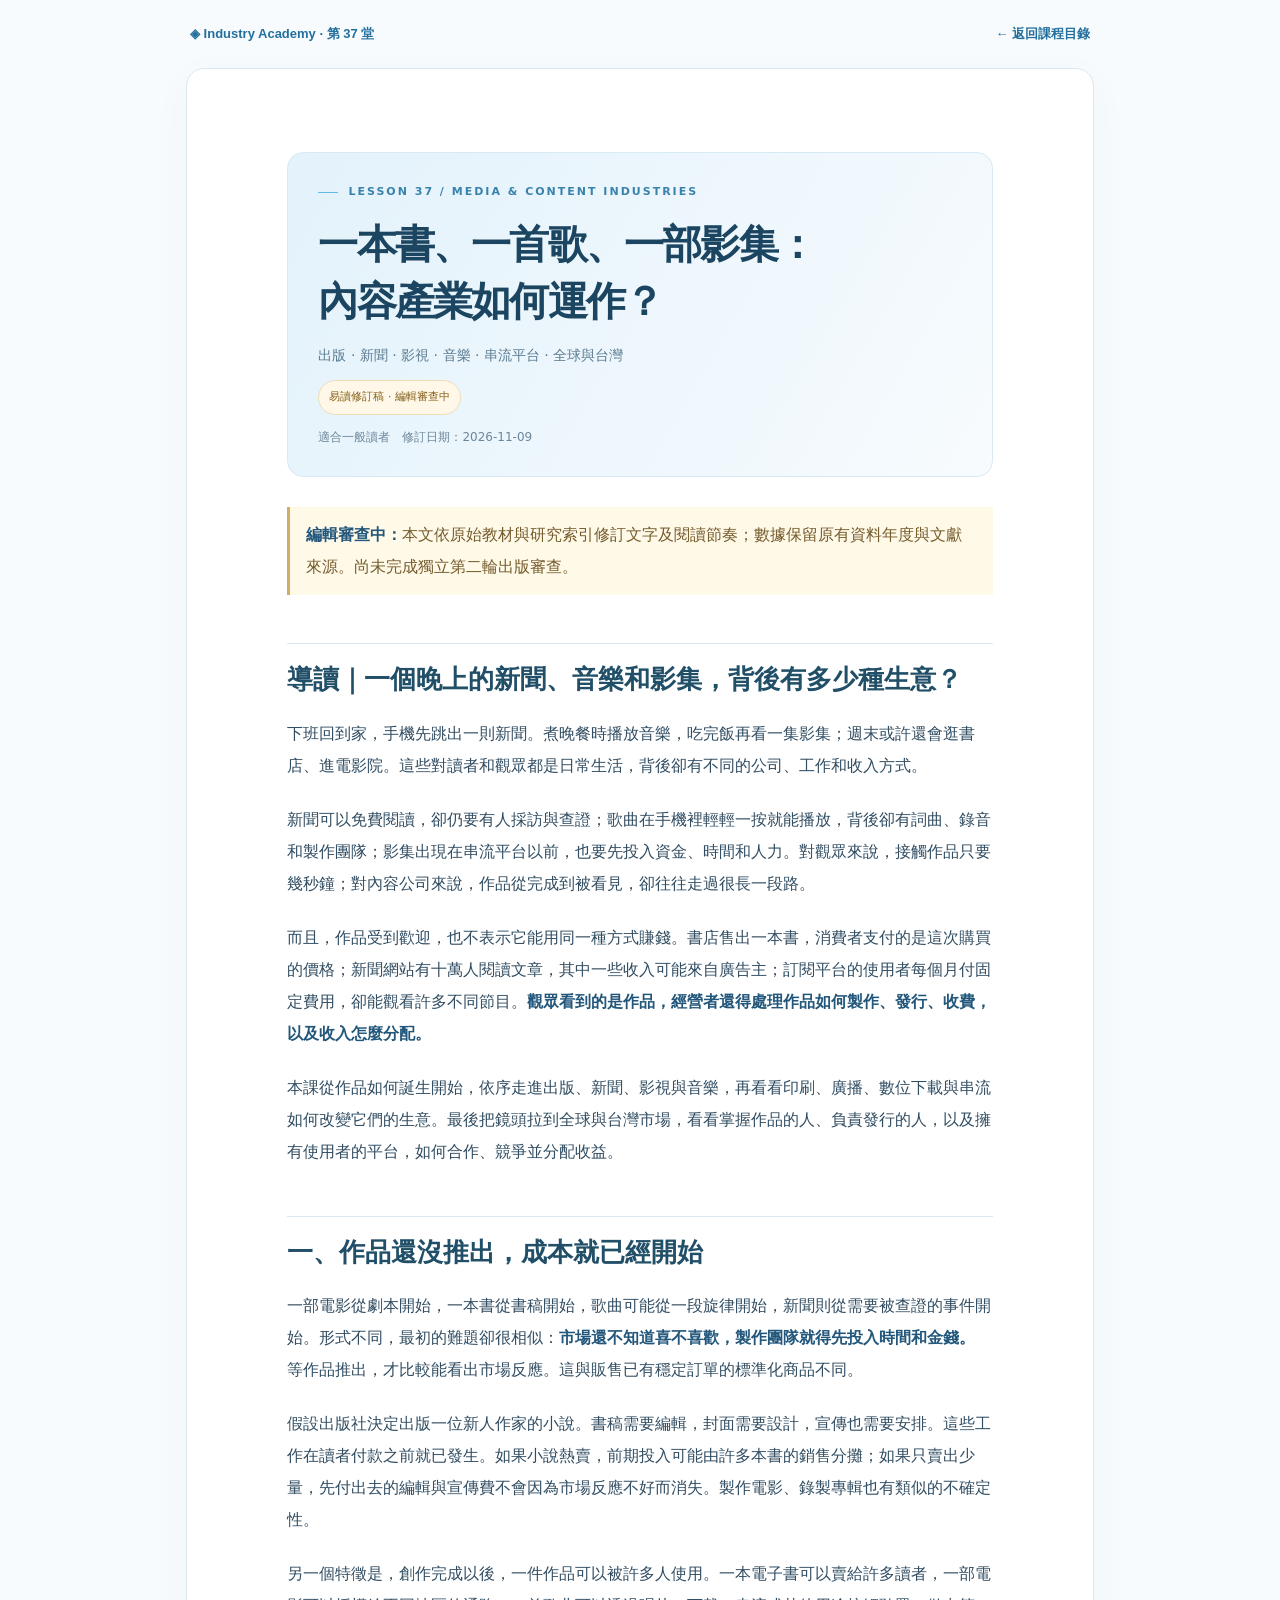
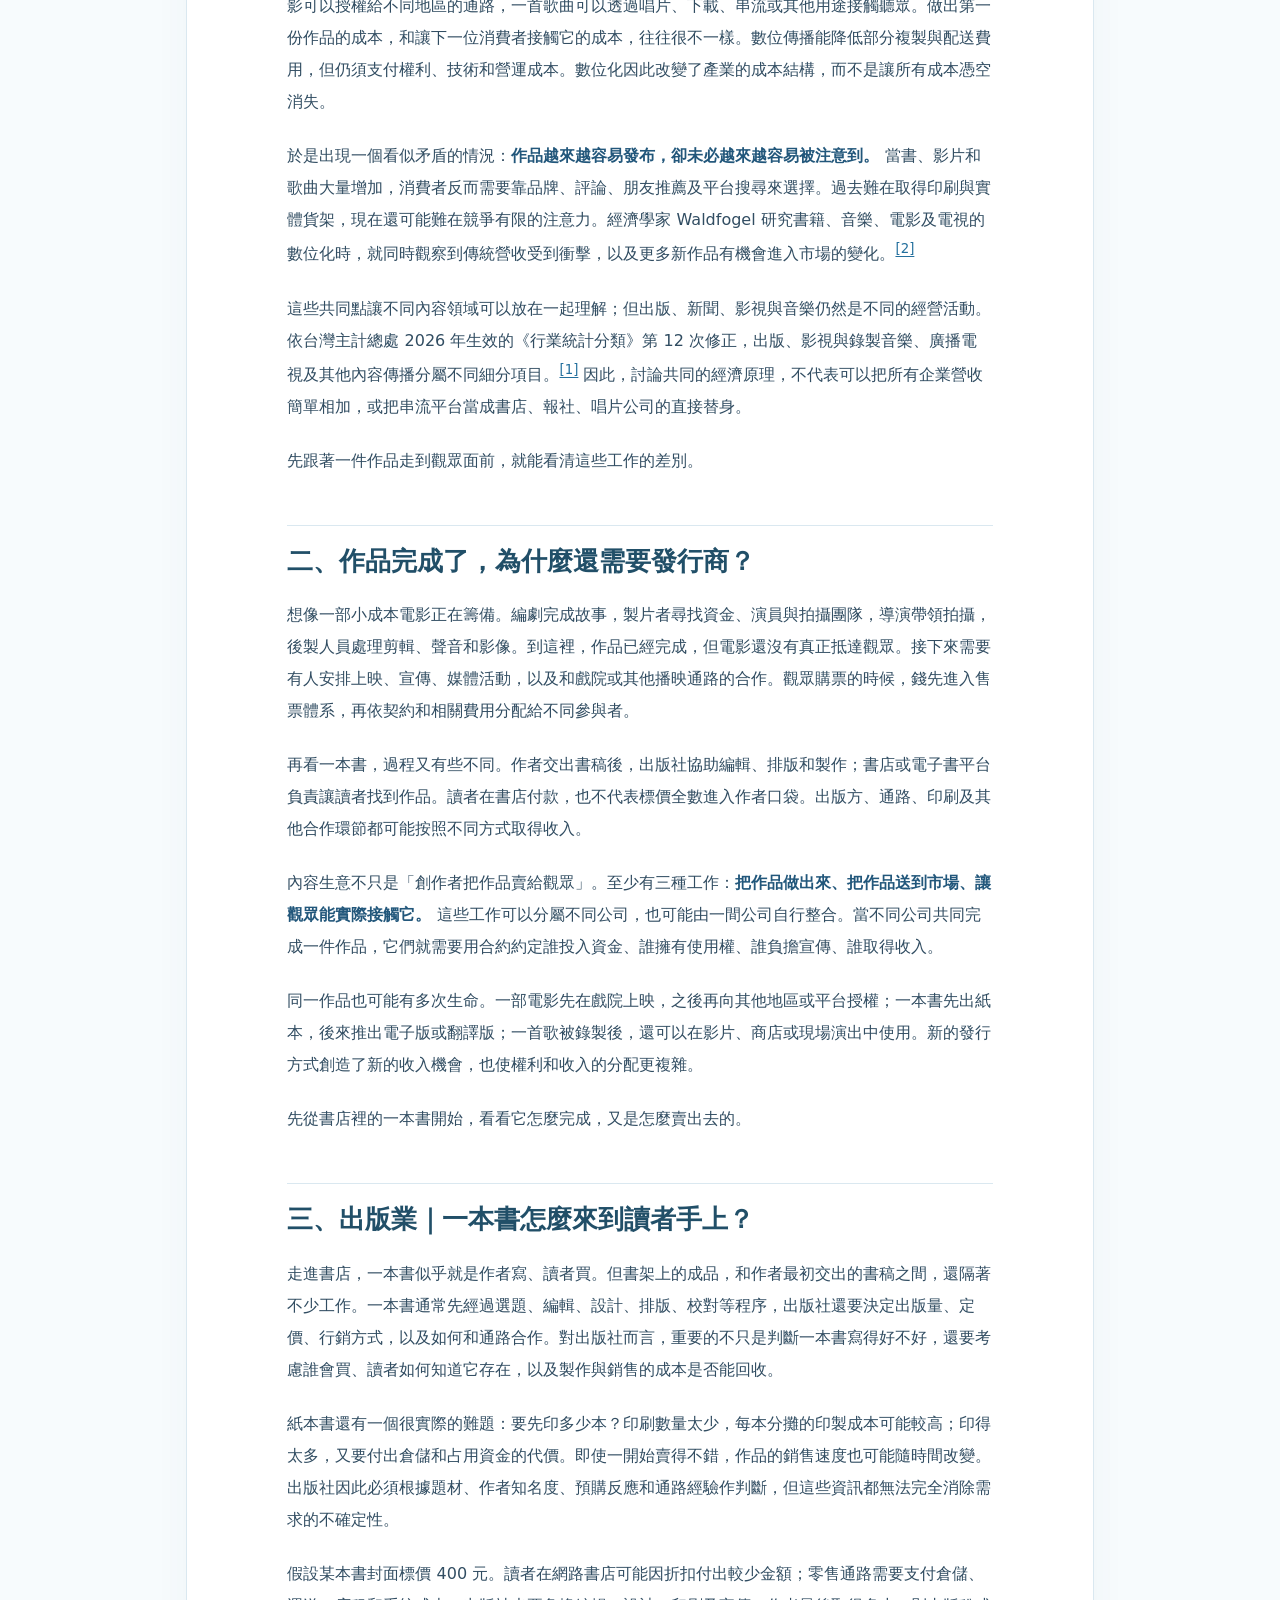
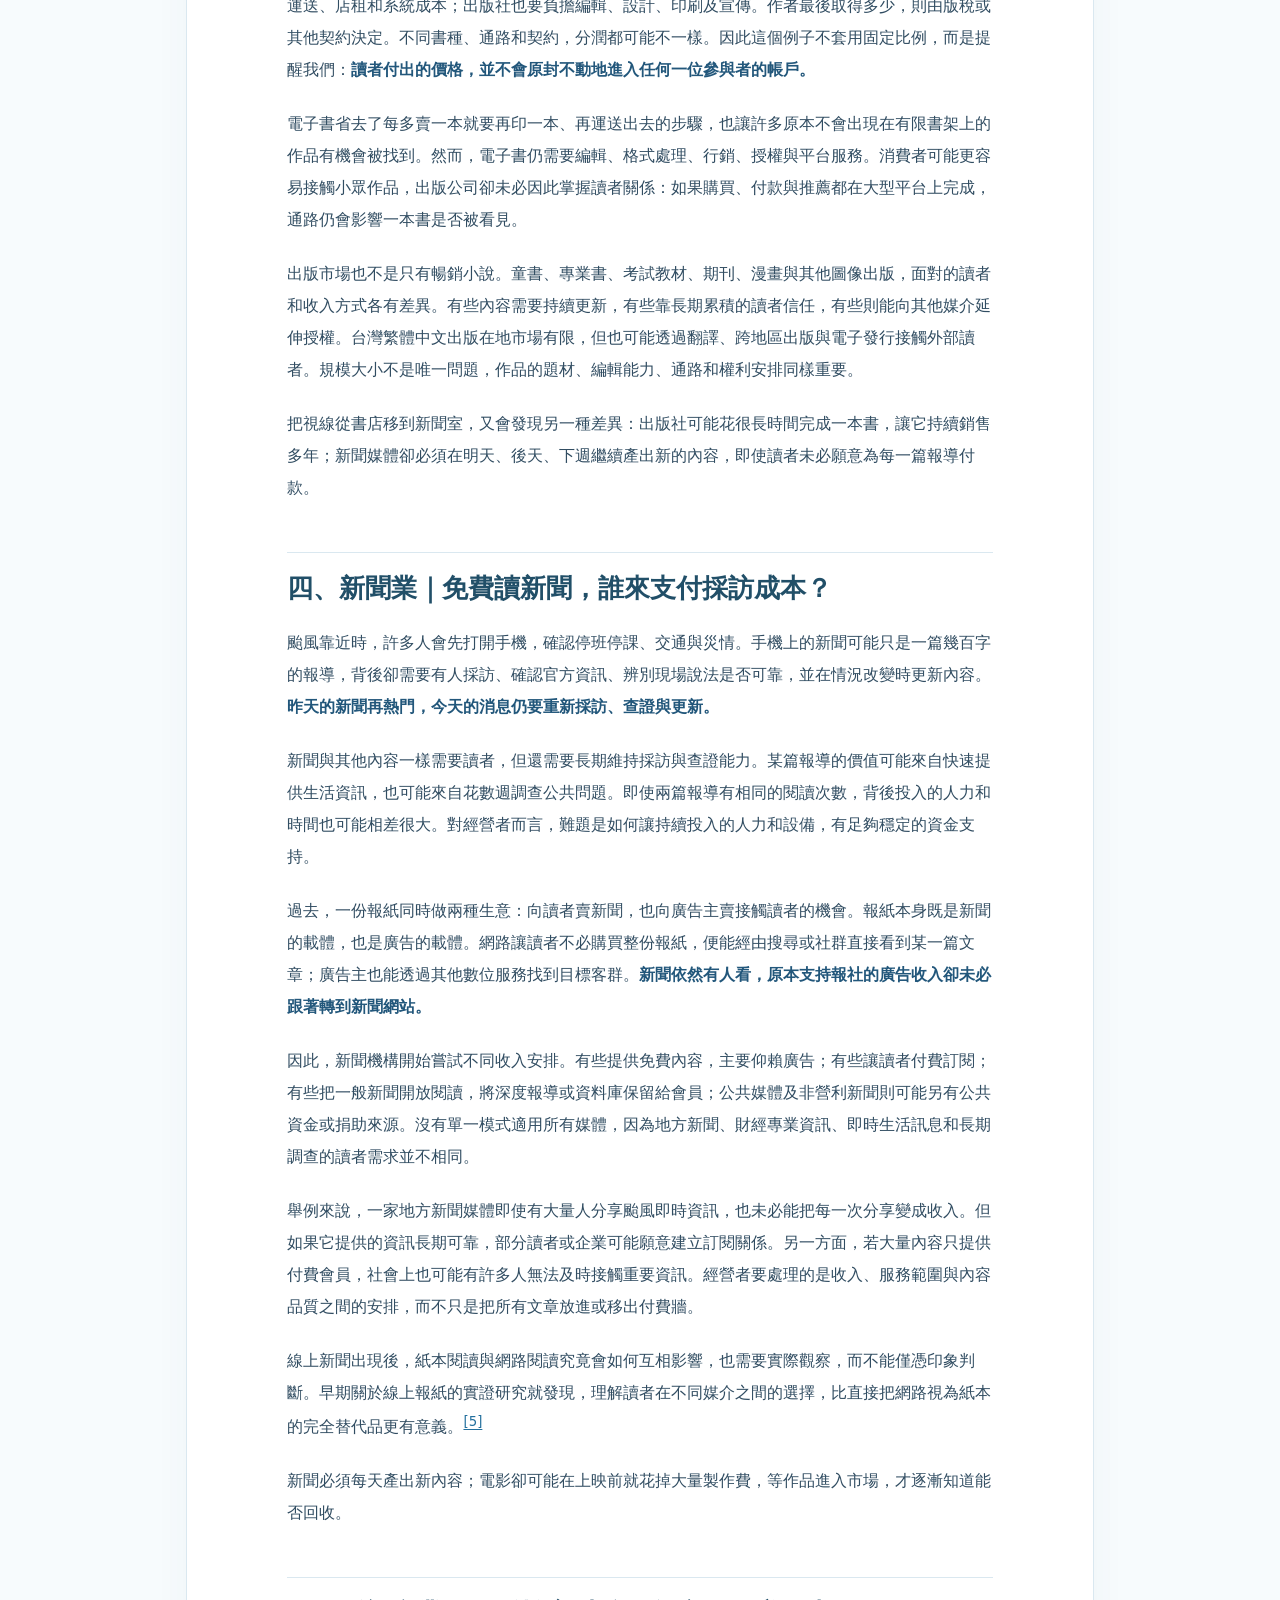
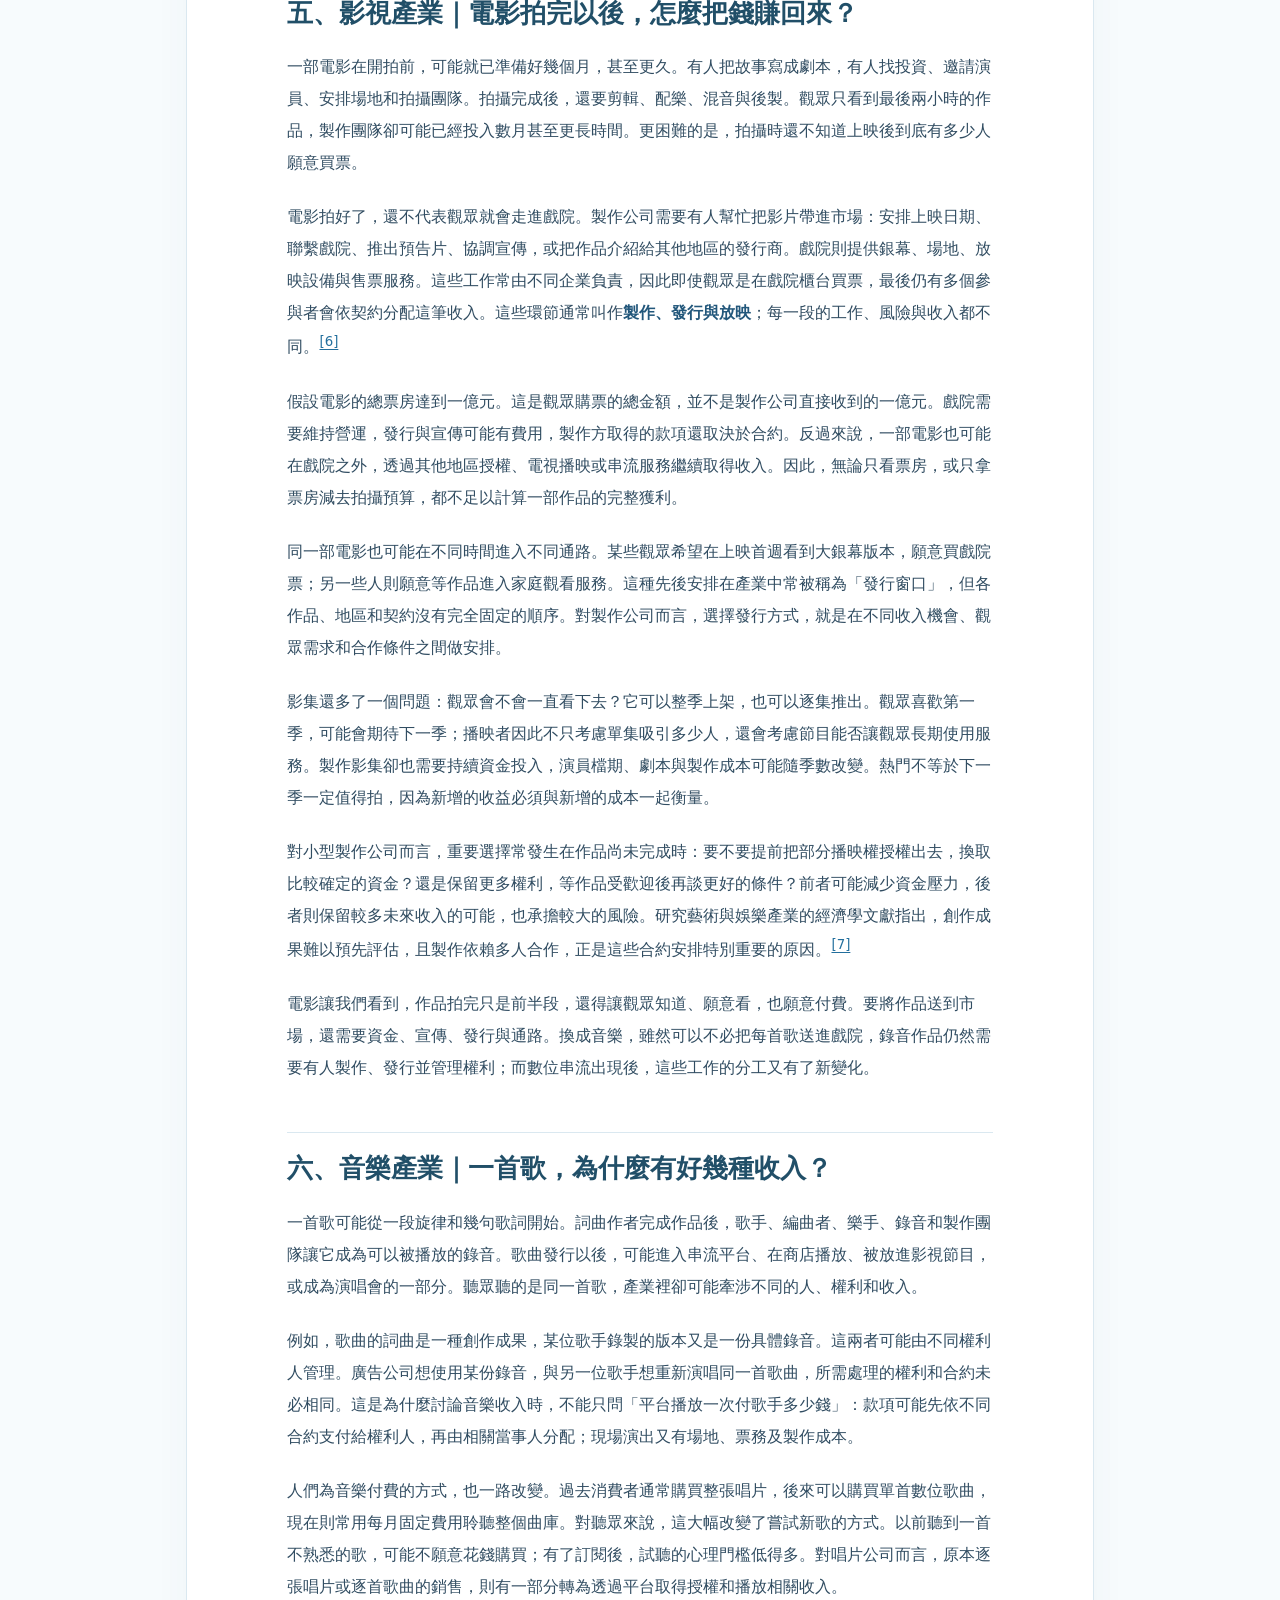
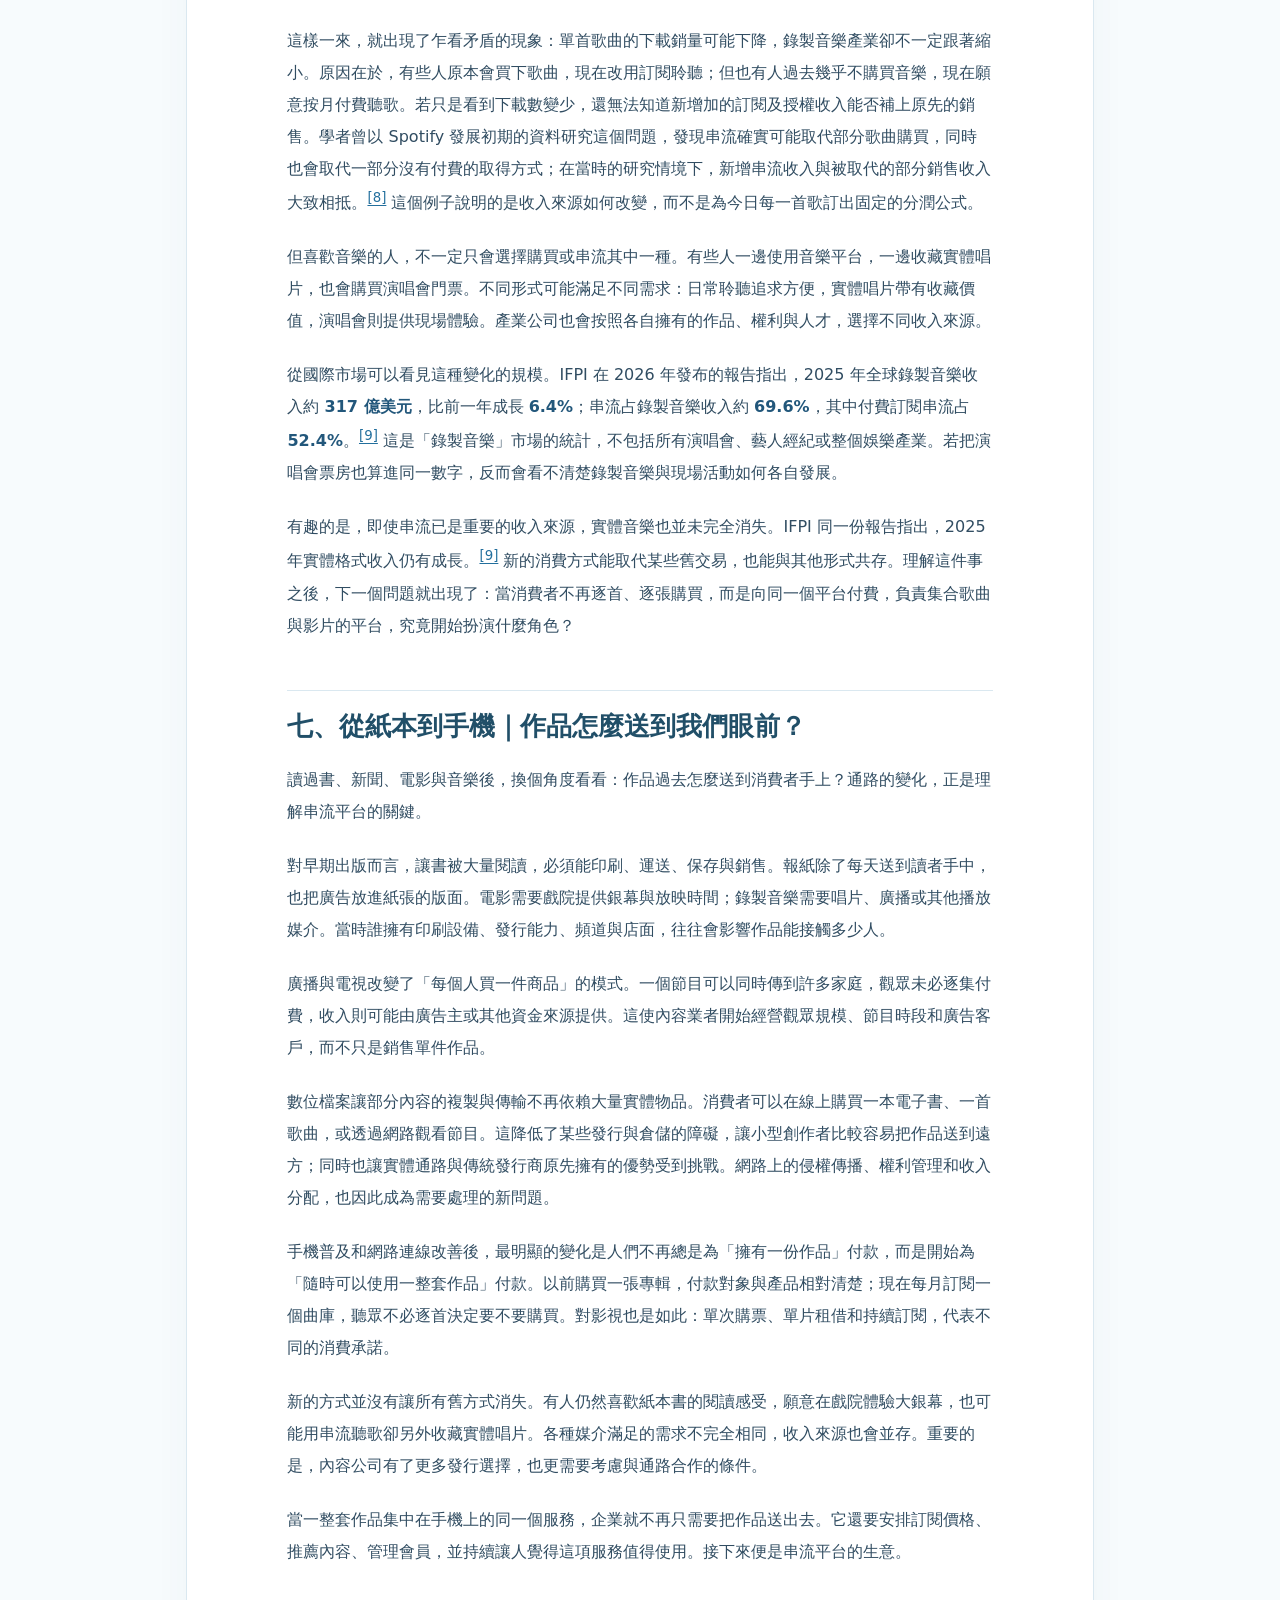
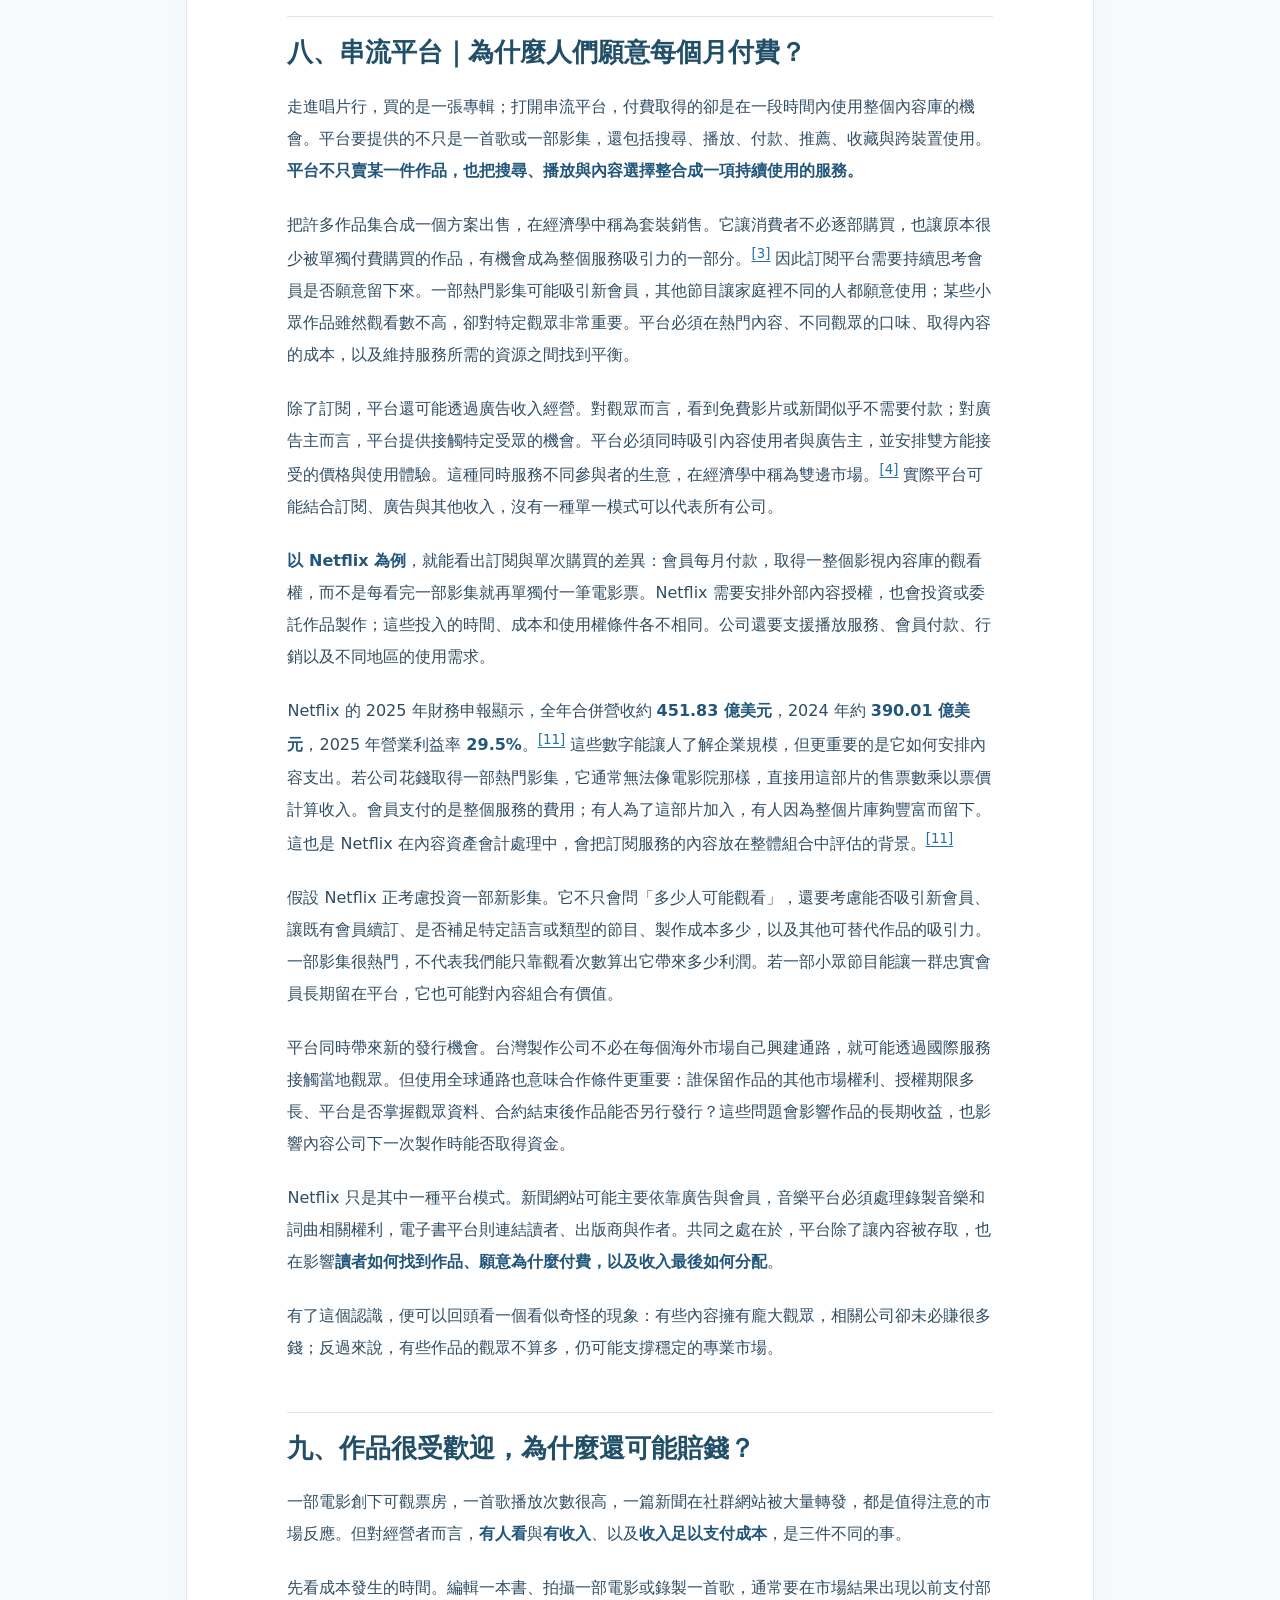
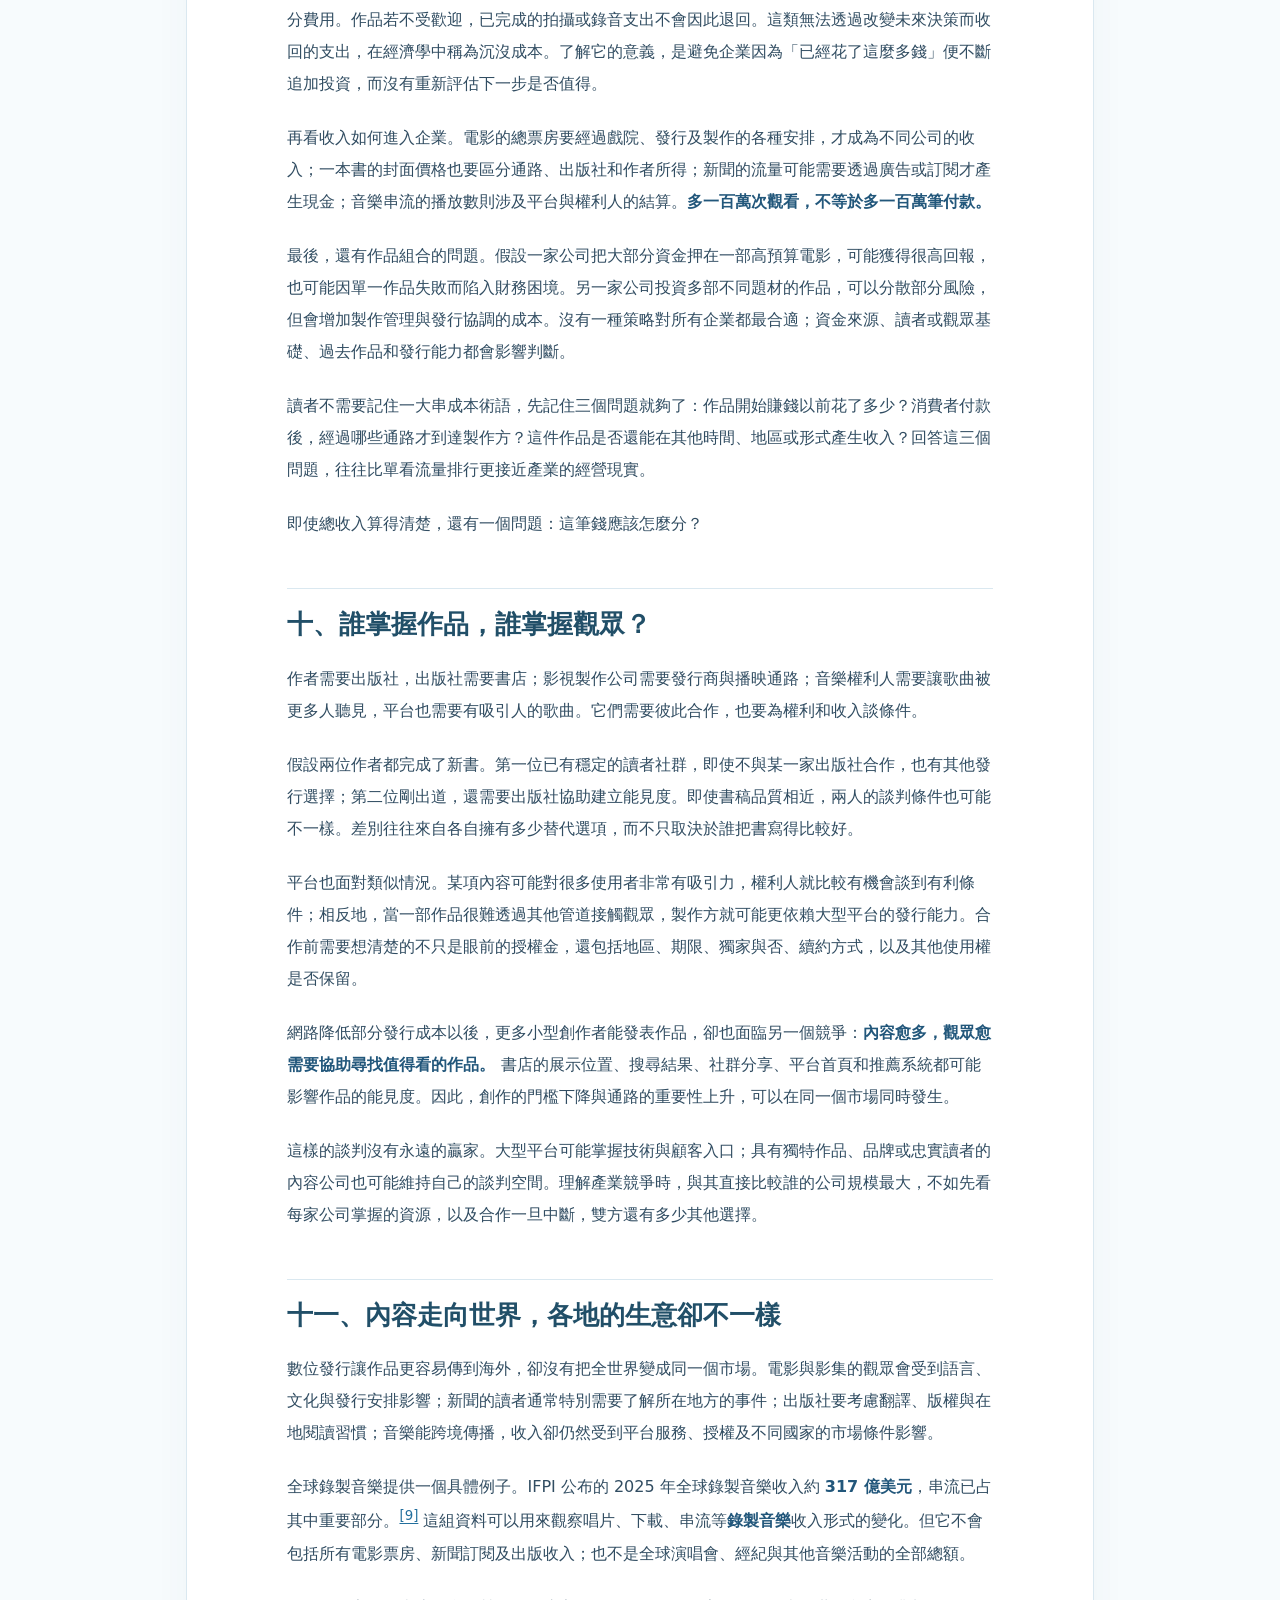
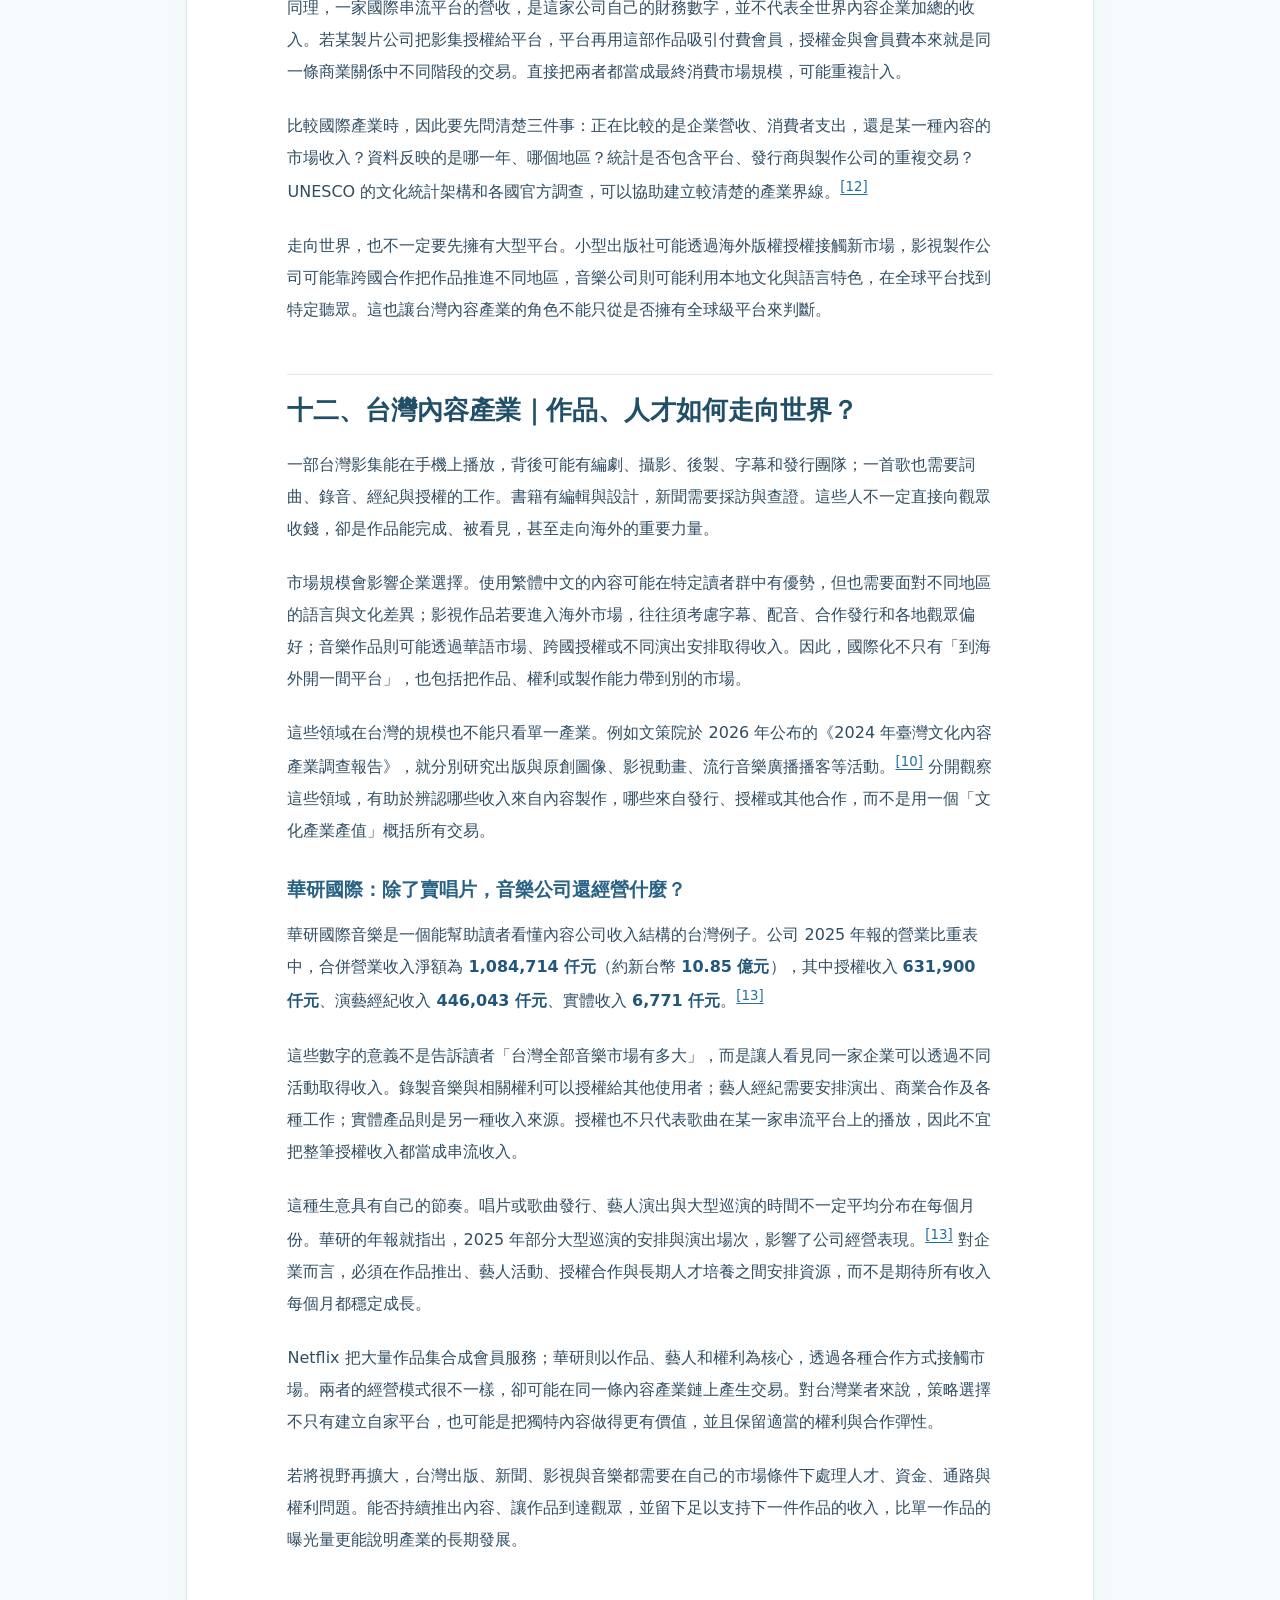
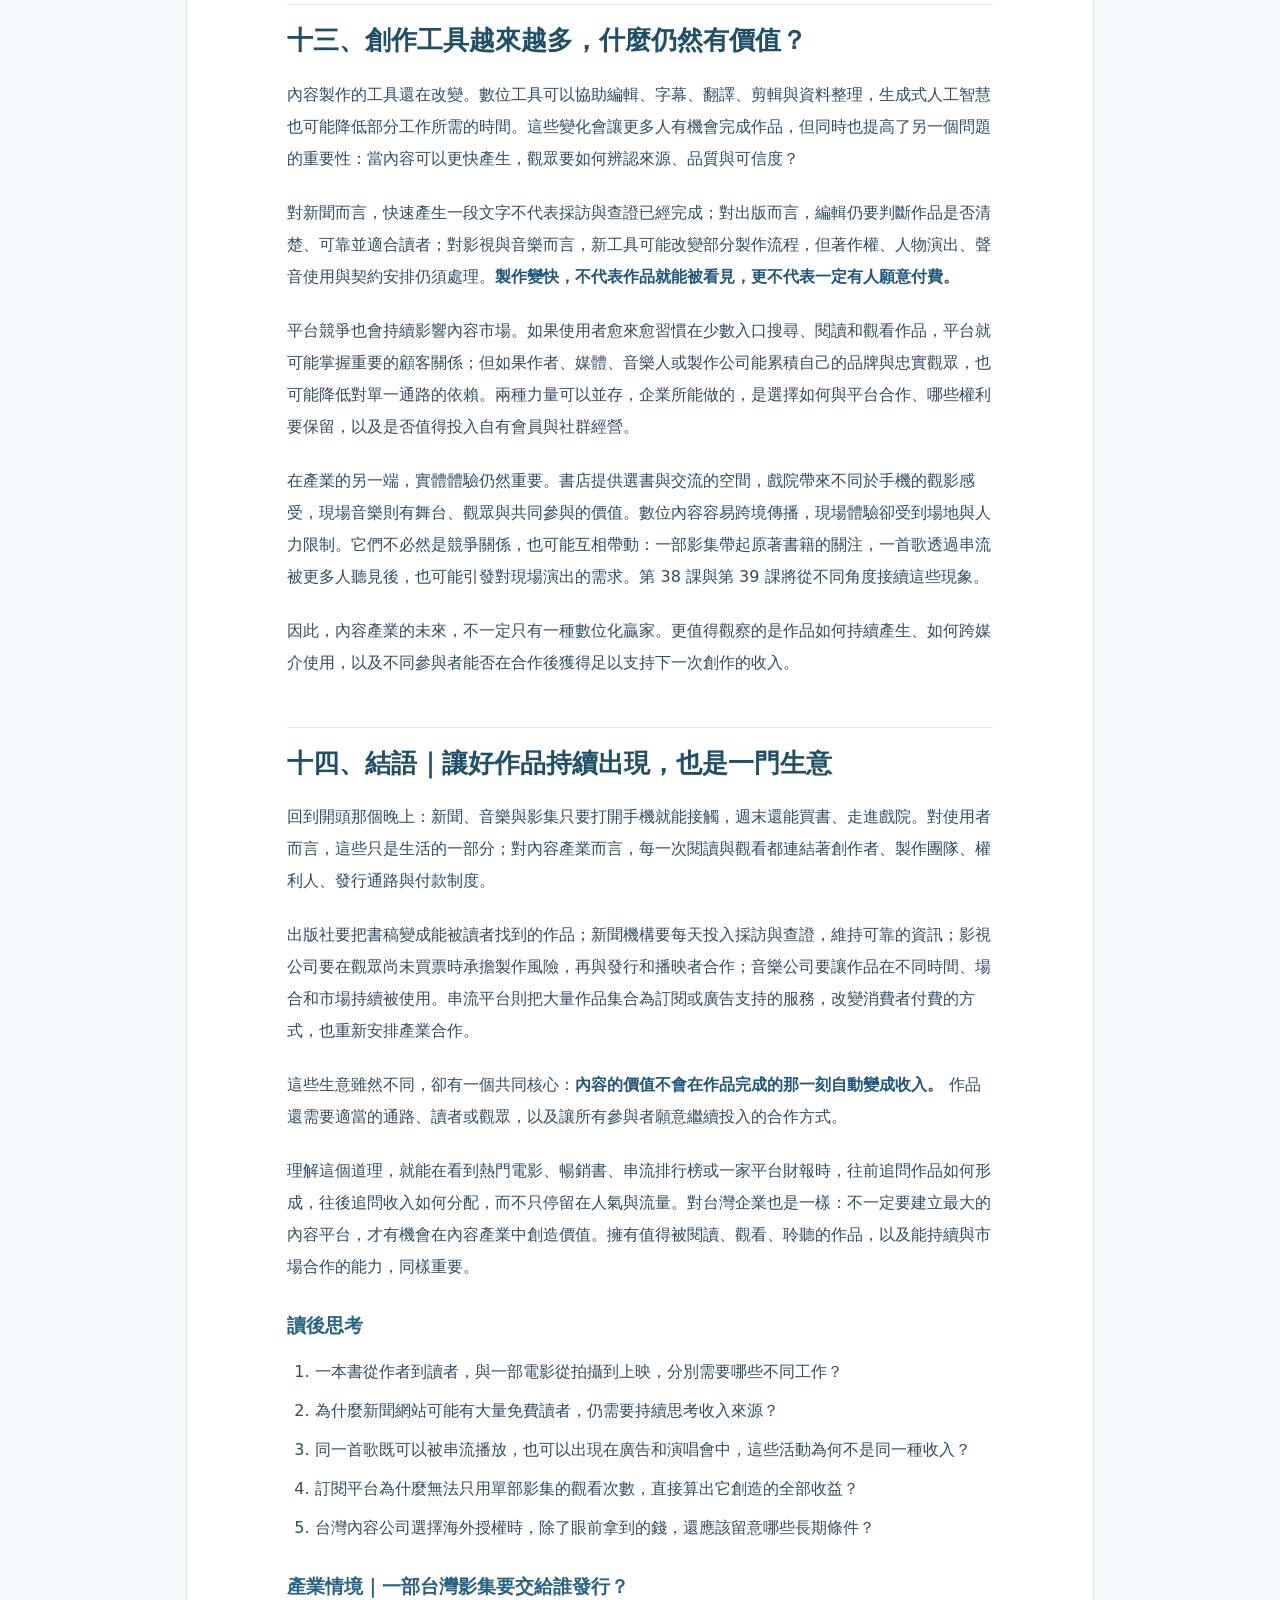
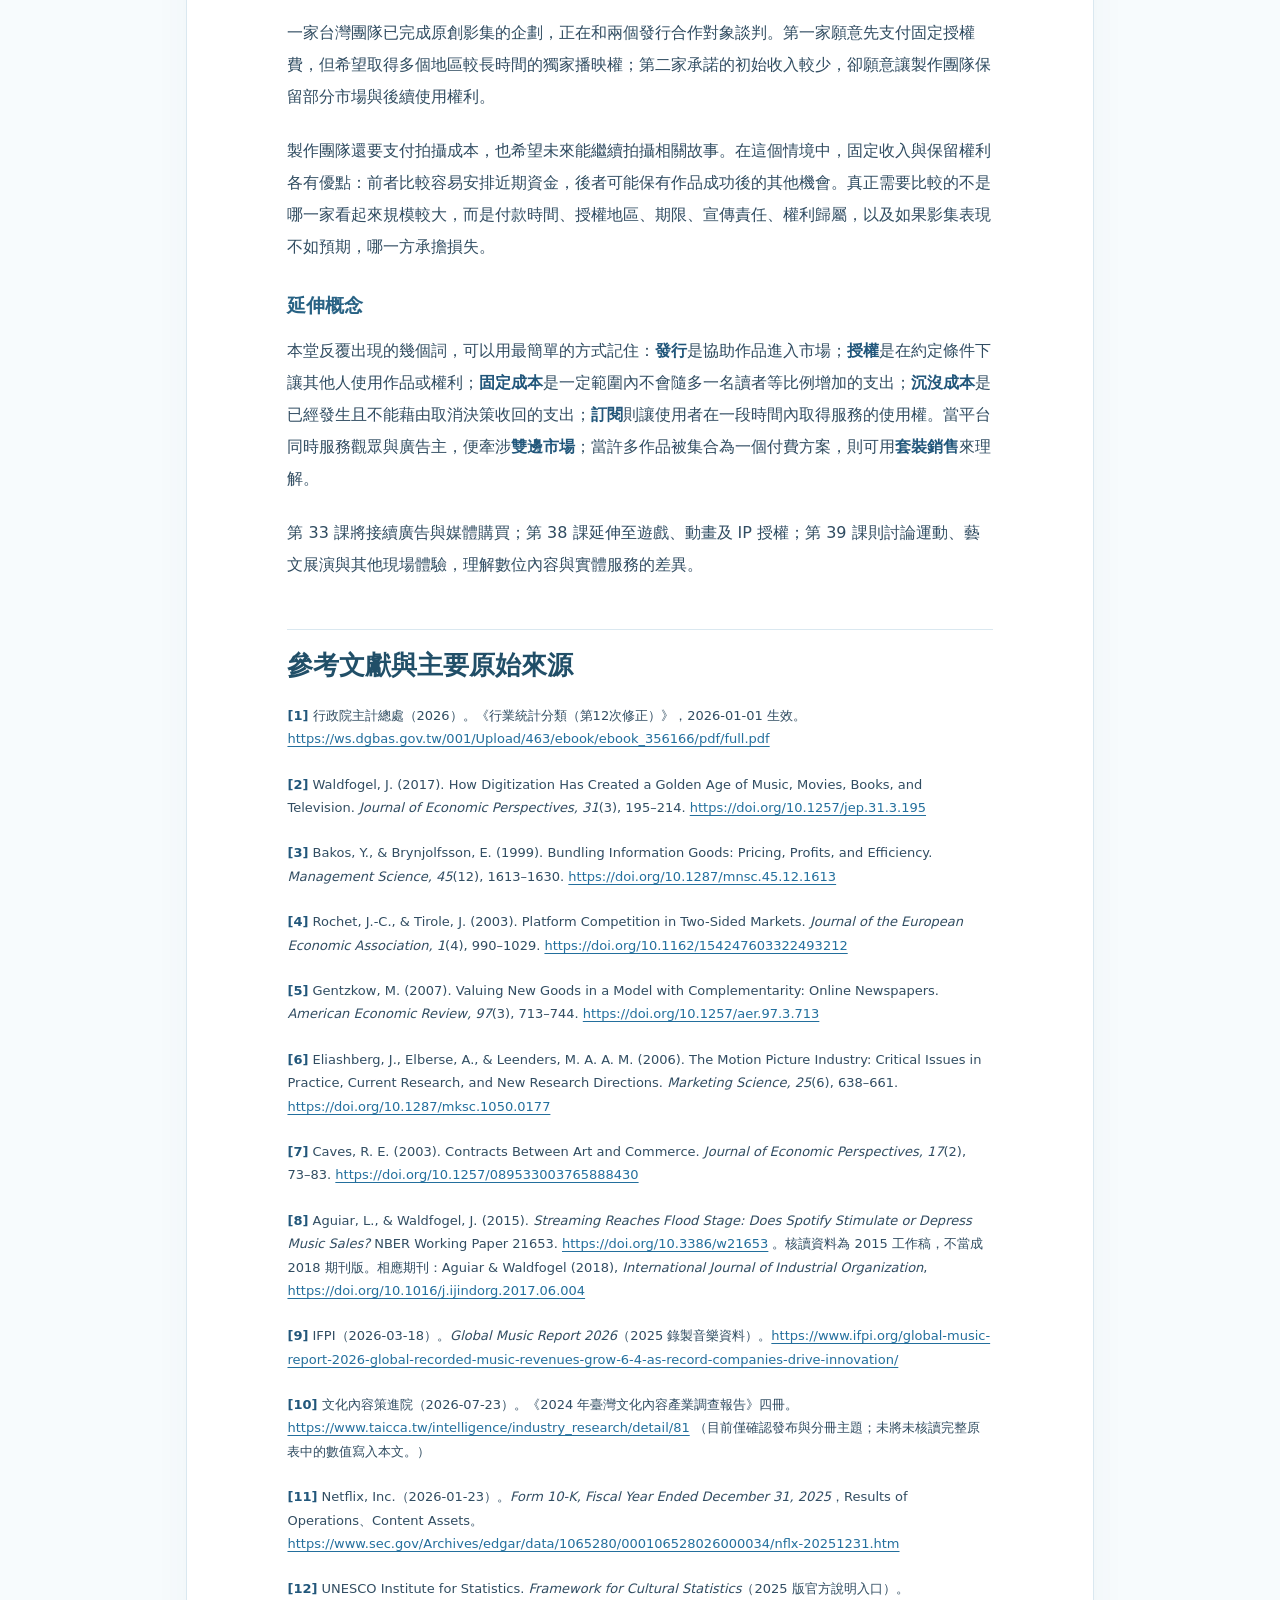
<file: docs/lesson-37-reading.html>
<!doctype html>
<html lang="zh-Hant">
<head>
<meta charset="utf-8"><meta name="viewport" content="width=device-width, initial-scale=1">
<meta name="description" content="第37課：出版、新聞、影視、音樂與串流，從一本書、一首歌、一部影集理解內容產業如何創作、發行、授權與賺取收入。">
<title>第 37 課｜一本書、一首歌、一部影集：內容產業如何運作？ — Industry Academy</title>
<link rel="stylesheet" href="./styles.css">
<link rel="stylesheet" href="./lesson-reader.css?v=20261109d">
<style>
html{scroll-behavior:smooth}body{background:#f7fbfd;color:#224257}
.lesson37-header{max-width:940px;margin:0 auto;padding:25px 20px;display:flex;gap:20px;justify-content:space-between;font-size:13px}
.lesson37-header a{color:#236f9d;text-decoration:none;font-weight:700}
.lesson37-preview{max-width:940px;margin:0 auto 70px;padding:0 16px}
.lesson37-preview .inline-reader-body{max-width:940px}
.lesson37-preview .article h2{scroll-margin-top:26px}
.lesson37-preview .article p,.lesson37-preview .article li{font-size:16px;line-height:2}
.lesson37-preview .reference-entry{font-size:13px!important;line-height:1.8!important;overflow-wrap:anywhere}
.lesson37-preview .reference-entry a{word-break:break-word}
.lesson37-preview .intro-note{font-size:13px;color:#755c2d;background:#fff9e8;padding:12px 16px;border-left:3px solid #d3ad66}
@media(max-width:680px){.lesson37-preview .inline-reader-body{padding:20px 16px}}
</style></head>
<body>
<header class="lesson37-header"><a href="./lesson.html?lesson=37">◈ Industry Academy · 第 37 堂</a><a href="./index.html#catalog">← 返回課程目錄</a></header>
<div class="lesson37-preview inline-reader-shell"><div class="inline-reader-body"><div class="inline-reader-prose">
<main class="reading-main">
<section class="hero"><div class="eyebrow">LESSON 37 / MEDIA & CONTENT INDUSTRIES</div><h1>一本書、一首歌、一部影集：<br>內容產業如何運作？</h1><p>出版 · 新聞 · 影視 · 音樂 · 串流平台 · 全球與台灣</p><span class="chip">易讀修訂稿 · 編輯審查中</span><div class="intro-meta"><span>適合一般讀者</span><span>修訂日期：2026-11-09</span></div></section>
<article class="article">
<p class="intro-note"><strong>編輯審查中：</strong>本文依原始教材與研究索引修訂文字及閱讀節奏；數據保留原有資料年度與文獻來源。尚未完成獨立第二輪出版審查。</p>
<h2 id="section-01">導讀｜一個晚上的新聞、音樂和影集，背後有多少種生意？</h2>
<p>下班回到家，手機先跳出一則新聞。煮晚餐時播放音樂，吃完飯再看一集影集；週末或許還會逛書店、進電影院。這些對讀者和觀眾都是日常生活，背後卻有不同的公司、工作和收入方式。</p>
<p>新聞可以免費閱讀，卻仍要有人採訪與查證；歌曲在手機裡輕輕一按就能播放，背後卻有詞曲、錄音和製作團隊；影集出現在串流平台以前，也要先投入資金、時間和人力。對觀眾來說，接觸作品只要幾秒鐘；對內容公司來說，作品從完成到被看見，卻往往走過很長一段路。</p>
<p>而且，作品受到歡迎，也不表示它能用同一種方式賺錢。書店售出一本書，消費者支付的是這次購買的價格；新聞網站有十萬人閱讀文章，其中一些收入可能來自廣告主；訂閱平台的使用者每個月付固定費用，卻能觀看許多不同節目。<strong>觀眾看到的是作品，經營者還得處理作品如何製作、發行、收費，以及收入怎麼分配。</strong></p>
<p>本課從作品如何誕生開始，依序走進出版、新聞、影視與音樂，再看看印刷、廣播、數位下載與串流如何改變它們的生意。最後把鏡頭拉到全球與台灣市場，看看掌握作品的人、負責發行的人，以及擁有使用者的平台，如何合作、競爭並分配收益。</p>
<h2 id="section-02">一、作品還沒推出，成本就已經開始</h2>
<p>一部電影從劇本開始，一本書從書稿開始，歌曲可能從一段旋律開始，新聞則從需要被查證的事件開始。形式不同，最初的難題卻很相似：<strong>市場還不知道喜不喜歡，製作團隊就得先投入時間和金錢。</strong> 等作品推出，才比較能看出市場反應。這與販售已有穩定訂單的標準化商品不同。</p>
<p>假設出版社決定出版一位新人作家的小說。書稿需要編輯，封面需要設計，宣傳也需要安排。這些工作在讀者付款之前就已發生。如果小說熱賣，前期投入可能由許多本書的銷售分攤；如果只賣出少量，先付出去的編輯與宣傳費不會因為市場反應不好而消失。製作電影、錄製專輯也有類似的不確定性。</p>
<p>另一個特徵是，創作完成以後，一件作品可以被許多人使用。一本電子書可以賣給許多讀者，一部電影可以授權給不同地區的通路，一首歌曲可以透過唱片、下載、串流或其他用途接觸聽眾。做出第一份作品的成本，和讓下一位消費者接觸它的成本，往往很不一樣。數位傳播能降低部分複製與配送費用，但仍須支付權利、技術和營運成本。數位化因此改變了產業的成本結構，而不是讓所有成本憑空消失。</p>
<p>於是出現一個看似矛盾的情況：<strong>作品越來越容易發布，卻未必越來越容易被注意到。</strong> 當書、影片和歌曲大量增加，消費者反而需要靠品牌、評論、朋友推薦及平台搜尋來選擇。過去難在取得印刷與實體貨架，現在還可能難在競爭有限的注意力。經濟學家 Waldfogel 研究書籍、音樂、電影及電視的數位化時，就同時觀察到傳統營收受到衝擊，以及更多新作品有機會進入市場的變化。<sup><a class="cite-link" href="#reference-2" aria-label="參考來源 2">[2]</a></sup></p>
<p>這些共同點讓不同內容領域可以放在一起理解；但出版、新聞、影視與音樂仍然是不同的經營活動。依台灣主計總處 2026 年生效的《行業統計分類》第 12 次修正，出版、影視與錄製音樂、廣播電視及其他內容傳播分屬不同細分項目。<sup><a class="cite-link" href="#reference-1" aria-label="參考來源 1">[1]</a></sup> 因此，討論共同的經濟原理，不代表可以把所有企業營收簡單相加，或把串流平台當成書店、報社、唱片公司的直接替身。</p>
<p>先跟著一件作品走到觀眾面前，就能看清這些工作的差別。</p>
<h2 id="section-03">二、作品完成了，為什麼還需要發行商？</h2>
<p>想像一部小成本電影正在籌備。編劇完成故事，製片者尋找資金、演員與拍攝團隊，導演帶領拍攝，後製人員處理剪輯、聲音和影像。到這裡，作品已經完成，但電影還沒有真正抵達觀眾。接下來需要有人安排上映、宣傳、媒體活動，以及和戲院或其他播映通路的合作。觀眾購票的時候，錢先進入售票體系，再依契約和相關費用分配給不同參與者。</p>
<p>再看一本書，過程又有些不同。作者交出書稿後，出版社協助編輯、排版和製作；書店或電子書平台負責讓讀者找到作品。讀者在書店付款，也不代表標價全數進入作者口袋。出版方、通路、印刷及其他合作環節都可能按照不同方式取得收入。</p>
<p>內容生意不只是「創作者把作品賣給觀眾」。至少有三種工作：<strong>把作品做出來、把作品送到市場、讓觀眾能實際接觸它。</strong> 這些工作可以分屬不同公司，也可能由一間公司自行整合。當不同公司共同完成一件作品，它們就需要用合約約定誰投入資金、誰擁有使用權、誰負擔宣傳、誰取得收入。</p>
<p>同一作品也可能有多次生命。一部電影先在戲院上映，之後再向其他地區或平台授權；一本書先出紙本，後來推出電子版或翻譯版；一首歌被錄製後，還可以在影片、商店或現場演出中使用。新的發行方式創造了新的收入機會，也使權利和收入的分配更複雜。</p>
<p>先從書店裡的一本書開始，看看它怎麼完成，又是怎麼賣出去的。</p>
<h2 id="section-04">三、出版業｜一本書怎麼來到讀者手上？</h2>
<p>走進書店，一本書似乎就是作者寫、讀者買。但書架上的成品，和作者最初交出的書稿之間，還隔著不少工作。一本書通常先經過選題、編輯、設計、排版、校對等程序，出版社還要決定出版量、定價、行銷方式，以及如何和通路合作。對出版社而言，重要的不只是判斷一本書寫得好不好，還要考慮誰會買、讀者如何知道它存在，以及製作與銷售的成本是否能回收。</p>
<p>紙本書還有一個很實際的難題：要先印多少本？印刷數量太少，每本分攤的印製成本可能較高；印得太多，又要付出倉儲和占用資金的代價。即使一開始賣得不錯，作品的銷售速度也可能隨時間改變。出版社因此必須根據題材、作者知名度、預購反應和通路經驗作判斷，但這些資訊都無法完全消除需求的不確定性。</p>
<p>假設某本書封面標價 400 元。讀者在網路書店可能因折扣付出較少金額；零售通路需要支付倉儲、運送、店租和系統成本；出版社也要負擔編輯、設計、印刷及宣傳。作者最後取得多少，則由版稅或其他契約決定。不同書種、通路和契約，分潤都可能不一樣。因此這個例子不套用固定比例，而是提醒我們：<strong>讀者付出的價格，並不會原封不動地進入任何一位參與者的帳戶。</strong></p>
<p>電子書省去了每多賣一本就要再印一本、再運送出去的步驟，也讓許多原本不會出現在有限書架上的作品有機會被找到。然而，電子書仍需要編輯、格式處理、行銷、授權與平台服務。消費者可能更容易接觸小眾作品，出版公司卻未必因此掌握讀者關係：如果購買、付款與推薦都在大型平台上完成，通路仍會影響一本書是否被看見。</p>
<p>出版市場也不是只有暢銷小說。童書、專業書、考試教材、期刊、漫畫與其他圖像出版，面對的讀者和收入方式各有差異。有些內容需要持續更新，有些靠長期累積的讀者信任，有些則能向其他媒介延伸授權。台灣繁體中文出版在地市場有限，但也可能透過翻譯、跨地區出版與電子發行接觸外部讀者。規模大小不是唯一問題，作品的題材、編輯能力、通路和權利安排同樣重要。</p>
<p>把視線從書店移到新聞室，又會發現另一種差異：出版社可能花很長時間完成一本書，讓它持續銷售多年；新聞媒體卻必須在明天、後天、下週繼續產出新的內容，即使讀者未必願意為每一篇報導付款。</p>
<h2 id="section-05">四、新聞業｜免費讀新聞，誰來支付採訪成本？</h2>
<p>颱風靠近時，許多人會先打開手機，確認停班停課、交通與災情。手機上的新聞可能只是一篇幾百字的報導，背後卻需要有人採訪、確認官方資訊、辨別現場說法是否可靠，並在情況改變時更新內容。<strong>昨天的新聞再熱門，今天的消息仍要重新採訪、查證與更新。</strong></p>
<p>新聞與其他內容一樣需要讀者，但還需要長期維持採訪與查證能力。某篇報導的價值可能來自快速提供生活資訊，也可能來自花數週調查公共問題。即使兩篇報導有相同的閱讀次數，背後投入的人力和時間也可能相差很大。對經營者而言，難題是如何讓持續投入的人力和設備，有足夠穩定的資金支持。</p>
<p>過去，一份報紙同時做兩種生意：向讀者賣新聞，也向廣告主賣接觸讀者的機會。報紙本身既是新聞的載體，也是廣告的載體。網路讓讀者不必購買整份報紙，便能經由搜尋或社群直接看到某一篇文章；廣告主也能透過其他數位服務找到目標客群。<strong>新聞依然有人看，原本支持報社的廣告收入卻未必跟著轉到新聞網站。</strong></p>
<p>因此，新聞機構開始嘗試不同收入安排。有些提供免費內容，主要仰賴廣告；有些讓讀者付費訂閱；有些把一般新聞開放閱讀，將深度報導或資料庫保留給會員；公共媒體及非營利新聞則可能另有公共資金或捐助來源。沒有單一模式適用所有媒體，因為地方新聞、財經專業資訊、即時生活訊息和長期調查的讀者需求並不相同。</p>
<p>舉例來說，一家地方新聞媒體即使有大量人分享颱風即時資訊，也未必能把每一次分享變成收入。但如果它提供的資訊長期可靠，部分讀者或企業可能願意建立訂閱關係。另一方面，若大量內容只提供付費會員，社會上也可能有許多人無法及時接觸重要資訊。經營者要處理的是收入、服務範圍與內容品質之間的安排，而不只是把所有文章放進或移出付費牆。</p>
<p>線上新聞出現後，紙本閱讀與網路閱讀究竟會如何互相影響，也需要實際觀察，而不能僅憑印象判斷。早期關於線上報紙的實證研究就發現，理解讀者在不同媒介之間的選擇，比直接把網路視為紙本的完全替代品更有意義。<sup><a class="cite-link" href="#reference-5" aria-label="參考來源 5">[5]</a></sup></p>
<p>新聞必須每天產出新內容；電影卻可能在上映前就花掉大量製作費，等作品進入市場，才逐漸知道能否回收。</p>
<h2 id="section-06">五、影視產業｜電影拍完以後，怎麼把錢賺回來？</h2>
<p>一部電影在開拍前，可能就已準備好幾個月，甚至更久。有人把故事寫成劇本，有人找投資、邀請演員、安排場地和拍攝團隊。拍攝完成後，還要剪輯、配樂、混音與後製。觀眾只看到最後兩小時的作品，製作團隊卻可能已經投入數月甚至更長時間。更困難的是，拍攝時還不知道上映後到底有多少人願意買票。</p>
<p>電影拍好了，還不代表觀眾就會走進戲院。製作公司需要有人幫忙把影片帶進市場：安排上映日期、聯繫戲院、推出預告片、協調宣傳，或把作品介紹給其他地區的發行商。戲院則提供銀幕、場地、放映設備與售票服務。這些工作常由不同企業負責，因此即使觀眾是在戲院櫃台買票，最後仍有多個參與者會依契約分配這筆收入。這些環節通常叫作<strong>製作、發行與放映</strong>；每一段的工作、風險與收入都不同。<sup><a class="cite-link" href="#reference-6" aria-label="參考來源 6">[6]</a></sup></p>
<p>假設電影的總票房達到一億元。這是觀眾購票的總金額，並不是製作公司直接收到的一億元。戲院需要維持營運，發行與宣傳可能有費用，製作方取得的款項還取決於合約。反過來說，一部電影也可能在戲院之外，透過其他地區授權、電視播映或串流服務繼續取得收入。因此，無論只看票房，或只拿票房減去拍攝預算，都不足以計算一部作品的完整獲利。</p>
<p>同一部電影也可能在不同時間進入不同通路。某些觀眾希望在上映首週看到大銀幕版本，願意買戲院票；另一些人則願意等作品進入家庭觀看服務。這種先後安排在產業中常被稱為「發行窗口」，但各作品、地區和契約沒有完全固定的順序。對製作公司而言，選擇發行方式，就是在不同收入機會、觀眾需求和合作條件之間做安排。</p>
<p>影集還多了一個問題：觀眾會不會一直看下去？它可以整季上架，也可以逐集推出。觀眾喜歡第一季，可能會期待下一季；播映者因此不只考慮單集吸引多少人，還會考慮節目能否讓觀眾長期使用服務。製作影集卻也需要持續資金投入，演員檔期、劇本與製作成本可能隨季數改變。熱門不等於下一季一定值得拍，因為新增的收益必須與新增的成本一起衡量。</p>
<p>對小型製作公司而言，重要選擇常發生在作品尚未完成時：要不要提前把部分播映權授權出去，換取比較確定的資金？還是保留更多權利，等作品受歡迎後再談更好的條件？前者可能減少資金壓力，後者則保留較多未來收入的可能，也承擔較大的風險。研究藝術與娛樂產業的經濟學文獻指出，創作成果難以預先評估，且製作依賴多人合作，正是這些合約安排特別重要的原因。<sup><a class="cite-link" href="#reference-7" aria-label="參考來源 7">[7]</a></sup></p>
<p>電影讓我們看到，作品拍完只是前半段，還得讓觀眾知道、願意看，也願意付費。要將作品送到市場，還需要資金、宣傳、發行與通路。換成音樂，雖然可以不必把每首歌送進戲院，錄音作品仍然需要有人製作、發行並管理權利；而數位串流出現後，這些工作的分工又有了新變化。</p>
<h2 id="section-07">六、音樂產業｜一首歌，為什麼有好幾種收入？</h2>
<p>一首歌可能從一段旋律和幾句歌詞開始。詞曲作者完成作品後，歌手、編曲者、樂手、錄音和製作團隊讓它成為可以被播放的錄音。歌曲發行以後，可能進入串流平台、在商店播放、被放進影視節目，或成為演唱會的一部分。聽眾聽的是同一首歌，產業裡卻可能牽涉不同的人、權利和收入。</p>
<p>例如，歌曲的詞曲是一種創作成果，某位歌手錄製的版本又是一份具體錄音。這兩者可能由不同權利人管理。廣告公司想使用某份錄音，與另一位歌手想重新演唱同一首歌曲，所需處理的權利和合約未必相同。這是為什麼討論音樂收入時，不能只問「平台播放一次付歌手多少錢」：款項可能先依不同合約支付給權利人，再由相關當事人分配；現場演出又有場地、票務及製作成本。</p>
<p>人們為音樂付費的方式，也一路改變。過去消費者通常購買整張唱片，後來可以購買單首數位歌曲，現在則常用每月固定費用聆聽整個曲庫。對聽眾來說，這大幅改變了嘗試新歌的方式。以前聽到一首不熟悉的歌，可能不願意花錢購買；有了訂閱後，試聽的心理門檻低得多。對唱片公司而言，原本逐張唱片或逐首歌曲的銷售，則有一部分轉為透過平台取得授權和播放相關收入。</p>
<p>這樣一來，就出現了乍看矛盾的現象：單首歌曲的下載銷量可能下降，錄製音樂產業卻不一定跟著縮小。原因在於，有些人原本會買下歌曲，現在改用訂閱聆聽；但也有人過去幾乎不購買音樂，現在願意按月付費聽歌。若只是看到下載數變少，還無法知道新增加的訂閱及授權收入能否補上原先的銷售。學者曾以 Spotify 發展初期的資料研究這個問題，發現串流確實可能取代部分歌曲購買，同時也會取代一部分沒有付費的取得方式；在當時的研究情境下，新增串流收入與被取代的部分銷售收入大致相抵。<sup><a class="cite-link" href="#reference-8" aria-label="參考來源 8">[8]</a></sup> 這個例子說明的是收入來源如何改變，而不是為今日每一首歌訂出固定的分潤公式。</p>
<p>但喜歡音樂的人，不一定只會選擇購買或串流其中一種。有些人一邊使用音樂平台，一邊收藏實體唱片，也會購買演唱會門票。不同形式可能滿足不同需求：日常聆聽追求方便，實體唱片帶有收藏價值，演唱會則提供現場體驗。產業公司也會按照各自擁有的作品、權利與人才，選擇不同收入來源。</p>
<p>從國際市場可以看見這種變化的規模。IFPI 在 2026 年發布的報告指出，2025 年全球錄製音樂收入約 <strong>317 億美元</strong>，比前一年成長 <strong>6.4%</strong>；串流占錄製音樂收入約 <strong>69.6%</strong>，其中付費訂閱串流占 <strong>52.4%</strong>。<sup><a class="cite-link" href="#reference-9" aria-label="參考來源 9">[9]</a></sup> 這是「錄製音樂」市場的統計，不包括所有演唱會、藝人經紀或整個娛樂產業。若把演唱會票房也算進同一數字，反而會看不清楚錄製音樂與現場活動如何各自發展。</p>
<p>有趣的是，即使串流已是重要的收入來源，實體音樂也並未完全消失。IFPI 同一份報告指出，2025 年實體格式收入仍有成長。<sup><a class="cite-link" href="#reference-9" aria-label="參考來源 9">[9]</a></sup> 新的消費方式能取代某些舊交易，也能與其他形式共存。理解這件事之後，下一個問題就出現了：當消費者不再逐首、逐張購買，而是向同一個平台付費，負責集合歌曲與影片的平台，究竟開始扮演什麼角色？</p>
<h2 id="section-08">七、從紙本到手機｜作品怎麼送到我們眼前？</h2>
<p>讀過書、新聞、電影與音樂後，換個角度看看：作品過去怎麼送到消費者手上？通路的變化，正是理解串流平台的關鍵。</p>
<p>對早期出版而言，讓書被大量閱讀，必須能印刷、運送、保存與銷售。報紙除了每天送到讀者手中，也把廣告放進紙張的版面。電影需要戲院提供銀幕與放映時間；錄製音樂需要唱片、廣播或其他播放媒介。當時誰擁有印刷設備、發行能力、頻道與店面，往往會影響作品能接觸多少人。</p>
<p>廣播與電視改變了「每個人買一件商品」的模式。一個節目可以同時傳到許多家庭，觀眾未必逐集付費，收入則可能由廣告主或其他資金來源提供。這使內容業者開始經營觀眾規模、節目時段和廣告客戶，而不只是銷售單件作品。</p>
<p>數位檔案讓部分內容的複製與傳輸不再依賴大量實體物品。消費者可以在線上購買一本電子書、一首歌曲，或透過網路觀看節目。這降低了某些發行與倉儲的障礙，讓小型創作者比較容易把作品送到遠方；同時也讓實體通路與傳統發行商原先擁有的優勢受到挑戰。網路上的侵權傳播、權利管理和收入分配，也因此成為需要處理的新問題。</p>
<p>手機普及和網路連線改善後，最明顯的變化是人們不再總是為「擁有一份作品」付款，而是開始為「隨時可以使用一整套作品」付款。以前購買一張專輯，付款對象與產品相對清楚；現在每月訂閱一個曲庫，聽眾不必逐首決定要不要購買。對影視也是如此：單次購票、單片租借和持續訂閱，代表不同的消費承諾。</p>
<p>新的方式並沒有讓所有舊方式消失。有人仍然喜歡紙本書的閱讀感受，願意在戲院體驗大銀幕，也可能用串流聽歌卻另外收藏實體唱片。各種媒介滿足的需求不完全相同，收入來源也會並存。重要的是，內容公司有了更多發行選擇，也更需要考慮與通路合作的條件。</p>
<p>當一整套作品集中在手機上的同一個服務，企業就不再只需要把作品送出去。它還要安排訂閱價格、推薦內容、管理會員，並持續讓人覺得這項服務值得使用。接下來便是串流平台的生意。</p>
<h2 id="section-09">八、串流平台｜為什麼人們願意每個月付費？</h2>
<p>走進唱片行，買的是一張專輯；打開串流平台，付費取得的卻是在一段時間內使用整個內容庫的機會。平台要提供的不只是一首歌或一部影集，還包括搜尋、播放、付款、推薦、收藏與跨裝置使用。<strong>平台不只賣某一件作品，也把搜尋、播放與內容選擇整合成一項持續使用的服務。</strong></p>
<p>把許多作品集合成一個方案出售，在經濟學中稱為套裝銷售。它讓消費者不必逐部購買，也讓原本很少被單獨付費購買的作品，有機會成為整個服務吸引力的一部分。<sup><a class="cite-link" href="#reference-3" aria-label="參考來源 3">[3]</a></sup> 因此訂閱平台需要持續思考會員是否願意留下來。一部熱門影集可能吸引新會員，其他節目讓家庭裡不同的人都願意使用；某些小眾作品雖然觀看數不高，卻對特定觀眾非常重要。平台必須在熱門內容、不同觀眾的口味、取得內容的成本，以及維持服務所需的資源之間找到平衡。</p>
<p>除了訂閱，平台還可能透過廣告收入經營。對觀眾而言，看到免費影片或新聞似乎不需要付款；對廣告主而言，平台提供接觸特定受眾的機會。平台必須同時吸引內容使用者與廣告主，並安排雙方能接受的價格與使用體驗。這種同時服務不同參與者的生意，在經濟學中稱為雙邊市場。<sup><a class="cite-link" href="#reference-4" aria-label="參考來源 4">[4]</a></sup> 實際平台可能結合訂閱、廣告與其他收入，沒有一種單一模式可以代表所有公司。</p>
<p><strong>以 Netflix 為例</strong>，就能看出訂閱與單次購買的差異：會員每月付款，取得一整個影視內容庫的觀看權，而不是每看完一部影集就再單獨付一筆電影票。Netflix 需要安排外部內容授權，也會投資或委託作品製作；這些投入的時間、成本和使用權條件各不相同。公司還要支援播放服務、會員付款、行銷以及不同地區的使用需求。</p>
<p>Netflix 的 2025 年財務申報顯示，全年合併營收約 <strong>451.83 億美元</strong>，2024 年約 <strong>390.01 億美元</strong>，2025 年營業利益率 <strong>29.5%</strong>。<sup><a class="cite-link" href="#reference-11" aria-label="參考來源 11">[11]</a></sup> 這些數字能讓人了解企業規模，但更重要的是它如何安排內容支出。若公司花錢取得一部熱門影集，它通常無法像電影院那樣，直接用這部片的售票數乘以票價計算收入。會員支付的是整個服務的費用；有人為了這部片加入，有人因為整個片庫夠豐富而留下。這也是 Netflix 在內容資產會計處理中，會把訂閱服務的內容放在整體組合中評估的背景。<sup><a class="cite-link" href="#reference-11" aria-label="參考來源 11">[11]</a></sup></p>
<p>假設 Netflix 正考慮投資一部新影集。它不只會問「多少人可能觀看」，還要考慮能否吸引新會員、讓既有會員續訂、是否補足特定語言或類型的節目、製作成本多少，以及其他可替代作品的吸引力。一部影集很熱門，不代表我們能只靠觀看次數算出它帶來多少利潤。若一部小眾節目能讓一群忠實會員長期留在平台，它也可能對內容組合有價值。</p>
<p>平台同時帶來新的發行機會。台灣製作公司不必在每個海外市場自己興建通路，就可能透過國際服務接觸當地觀眾。但使用全球通路也意味合作條件更重要：誰保留作品的其他市場權利、授權期限多長、平台是否掌握觀眾資料、合約結束後作品能否另行發行？這些問題會影響作品的長期收益，也影響內容公司下一次製作時能否取得資金。</p>
<p>Netflix 只是其中一種平台模式。新聞網站可能主要依靠廣告與會員，音樂平台必須處理錄製音樂和詞曲相關權利，電子書平台則連結讀者、出版商與作者。共同之處在於，平台除了讓內容被存取，也在影響<strong>讀者如何找到作品、願意為什麼付費，以及收入最後如何分配</strong>。</p>
<p>有了這個認識，便可以回頭看一個看似奇怪的現象：有些內容擁有龐大觀眾，相關公司卻未必賺很多錢；反過來說，有些作品的觀眾不算多，仍可能支撐穩定的專業市場。</p>
<h2 id="section-10">九、作品很受歡迎，為什麼還可能賠錢？</h2>
<p>一部電影創下可觀票房，一首歌播放次數很高，一篇新聞在社群網站被大量轉發，都是值得注意的市場反應。但對經營者而言，<strong>有人看</strong>與<strong>有收入</strong>、以及<strong>收入足以支付成本</strong>，是三件不同的事。</p>
<p>先看成本發生的時間。編輯一本書、拍攝一部電影或錄製一首歌，通常要在市場結果出現以前支付部分費用。作品若不受歡迎，已完成的拍攝或錄音支出不會因此退回。這類無法透過改變未來決策而收回的支出，在經濟學中稱為沉沒成本。了解它的意義，是避免企業因為「已經花了這麼多錢」便不斷追加投資，而沒有重新評估下一步是否值得。</p>
<p>再看收入如何進入企業。電影的總票房要經過戲院、發行及製作的各種安排，才成為不同公司的收入；一本書的封面價格也要區分通路、出版社和作者所得；新聞的流量可能需要透過廣告或訂閱才產生現金；音樂串流的播放數則涉及平台與權利人的結算。<strong>多一百萬次觀看，不等於多一百萬筆付款。</strong></p>
<p>最後，還有作品組合的問題。假設一家公司把大部分資金押在一部高預算電影，可能獲得很高回報，也可能因單一作品失敗而陷入財務困境。另一家公司投資多部不同題材的作品，可以分散部分風險，但會增加製作管理與發行協調的成本。沒有一種策略對所有企業都最合適；資金來源、讀者或觀眾基礎、過去作品和發行能力都會影響判斷。</p>
<p>讀者不需要記住一大串成本術語，先記住三個問題就夠了：作品開始賺錢以前花了多少？消費者付款後，經過哪些通路才到達製作方？這件作品是否還能在其他時間、地區或形式產生收入？回答這三個問題，往往比單看流量排行更接近產業的經營現實。</p>
<p>即使總收入算得清楚，還有一個問題：這筆錢應該怎麼分？</p>
<h2 id="section-11">十、誰掌握作品，誰掌握觀眾？</h2>
<p>作者需要出版社，出版社需要書店；影視製作公司需要發行商與播映通路；音樂權利人需要讓歌曲被更多人聽見，平台也需要有吸引人的歌曲。它們需要彼此合作，也要為權利和收入談條件。</p>
<p>假設兩位作者都完成了新書。第一位已有穩定的讀者社群，即使不與某一家出版社合作，也有其他發行選擇；第二位剛出道，還需要出版社協助建立能見度。即使書稿品質相近，兩人的談判條件也可能不一樣。差別往往來自各自擁有多少替代選項，而不只取決於誰把書寫得比較好。</p>
<p>平台也面對類似情況。某項內容可能對很多使用者非常有吸引力，權利人就比較有機會談到有利條件；相反地，當一部作品很難透過其他管道接觸觀眾，製作方就可能更依賴大型平台的發行能力。合作前需要想清楚的不只是眼前的授權金，還包括地區、期限、獨家與否、續約方式，以及其他使用權是否保留。</p>
<p>網路降低部分發行成本以後，更多小型創作者能發表作品，卻也面臨另一個競爭：<strong>內容愈多，觀眾愈需要協助尋找值得看的作品。</strong> 書店的展示位置、搜尋結果、社群分享、平台首頁和推薦系統都可能影響作品的能見度。因此，創作的門檻下降與通路的重要性上升，可以在同一個市場同時發生。</p>
<p>這樣的談判沒有永遠的贏家。大型平台可能掌握技術與顧客入口；具有獨特作品、品牌或忠實讀者的內容公司也可能維持自己的談判空間。理解產業競爭時，與其直接比較誰的公司規模最大，不如先看每家公司掌握的資源，以及合作一旦中斷，雙方還有多少其他選擇。</p>
<h2 id="section-12">十一、內容走向世界，各地的生意卻不一樣</h2>
<p>數位發行讓作品更容易傳到海外，卻沒有把全世界變成同一個市場。電影與影集的觀眾會受到語言、文化與發行安排影響；新聞的讀者通常特別需要了解所在地方的事件；出版社要考慮翻譯、版權與在地閱讀習慣；音樂能跨境傳播，收入卻仍然受到平台服務、授權及不同國家的市場條件影響。</p>
<p>全球錄製音樂提供一個具體例子。IFPI 公布的 2025 年全球錄製音樂收入約 <strong>317 億美元</strong>，串流已占其中重要部分。<sup><a class="cite-link" href="#reference-9" aria-label="參考來源 9">[9]</a></sup> 這組資料可以用來觀察唱片、下載、串流等<strong>錄製音樂</strong>收入形式的變化。但它不會包括所有電影票房、新聞訂閱及出版收入；也不是全球演唱會、經紀與其他音樂活動的全部總額。</p>
<p>同理，一家國際串流平台的營收，是這家公司自己的財務數字，並不代表全世界內容企業加總的收入。若某製片公司把影集授權給平台，平台再用這部作品吸引付費會員，授權金與會員費本來就是同一條商業關係中不同階段的交易。直接把兩者都當成最終消費市場規模，可能重複計入。</p>
<p>比較國際產業時，因此要先問清楚三件事：正在比較的是企業營收、消費者支出，還是某一種內容的市場收入？資料反映的是哪一年、哪個地區？統計是否包含平台、發行商與製作公司的重複交易？UNESCO 的文化統計架構和各國官方調查，可以協助建立較清楚的產業界線。<sup><a class="cite-link" href="#reference-12" aria-label="參考來源 12">[12]</a></sup></p>
<p>走向世界，也不一定要先擁有大型平台。小型出版社可能透過海外版權授權接觸新市場，影視製作公司可能靠跨國合作把作品推進不同地區，音樂公司則可能利用本地文化與語言特色，在全球平台找到特定聽眾。這也讓台灣內容產業的角色不能只從是否擁有全球級平台來判斷。</p>
<h2 id="section-13">十二、台灣內容產業｜作品、人才如何走向世界？</h2>
<p>一部台灣影集能在手機上播放，背後可能有編劇、攝影、後製、字幕和發行團隊；一首歌也需要詞曲、錄音、經紀與授權的工作。書籍有編輯與設計，新聞需要採訪與查證。這些人不一定直接向觀眾收錢，卻是作品能完成、被看見，甚至走向海外的重要力量。</p>
<p>市場規模會影響企業選擇。使用繁體中文的內容可能在特定讀者群中有優勢，但也需要面對不同地區的語言與文化差異；影視作品若要進入海外市場，往往須考慮字幕、配音、合作發行和各地觀眾偏好；音樂作品則可能透過華語市場、跨國授權或不同演出安排取得收入。因此，國際化不只有「到海外開一間平台」，也包括把作品、權利或製作能力帶到別的市場。</p>
<p>這些領域在台灣的規模也不能只看單一產業。例如文策院於 2026 年公布的《2024 年臺灣文化內容產業調查報告》，就分別研究出版與原創圖像、影視動畫、流行音樂廣播播客等活動。<sup><a class="cite-link" href="#reference-10" aria-label="參考來源 10">[10]</a></sup> 分開觀察這些領域，有助於辨認哪些收入來自內容製作，哪些來自發行、授權或其他合作，而不是用一個「文化產業產值」概括所有交易。</p>
<h3 id="subsection-1">華研國際：除了賣唱片，音樂公司還經營什麼？</h3>
<p>華研國際音樂是一個能幫助讀者看懂內容公司收入結構的台灣例子。公司 2025 年報的營業比重表中，合併營業收入淨額為 <strong>1,084,714 仟元</strong>（約新台幣 <strong>10.85 億元</strong>），其中授權收入 <strong>631,900 仟元</strong>、演藝經紀收入 <strong>446,043 仟元</strong>、實體收入 <strong>6,771 仟元</strong>。<sup><a class="cite-link" href="#reference-13" aria-label="參考來源 13">[13]</a></sup></p>
<p>這些數字的意義不是告訴讀者「台灣全部音樂市場有多大」，而是讓人看見同一家企業可以透過不同活動取得收入。錄製音樂與相關權利可以授權給其他使用者；藝人經紀需要安排演出、商業合作及各種工作；實體產品則是另一種收入來源。授權也不只代表歌曲在某一家串流平台上的播放，因此不宜把整筆授權收入都當成串流收入。</p>
<p>這種生意具有自己的節奏。唱片或歌曲發行、藝人演出與大型巡演的時間不一定平均分布在每個月份。華研的年報就指出，2025 年部分大型巡演的安排與演出場次，影響了公司經營表現。<sup><a class="cite-link" href="#reference-13" aria-label="參考來源 13">[13]</a></sup> 對企業而言，必須在作品推出、藝人活動、授權合作與長期人才培養之間安排資源，而不是期待所有收入每個月都穩定成長。</p>
<p>Netflix 把大量作品集合成會員服務；華研則以作品、藝人和權利為核心，透過各種合作方式接觸市場。兩者的經營模式很不一樣，卻可能在同一條內容產業鏈上產生交易。對台灣業者來說，策略選擇不只有建立自家平台，也可能是把獨特內容做得更有價值，並且保留適當的權利與合作彈性。</p>
<p>若將視野再擴大，台灣出版、新聞、影視與音樂都需要在自己的市場條件下處理人才、資金、通路與權利問題。能否持續推出內容、讓作品到達觀眾，並留下足以支持下一件作品的收入，比單一作品的曝光量更能說明產業的長期發展。</p>
<h2 id="section-14">十三、創作工具越來越多，什麼仍然有價值？</h2>
<p>內容製作的工具還在改變。數位工具可以協助編輯、字幕、翻譯、剪輯與資料整理，生成式人工智慧也可能降低部分工作所需的時間。這些變化會讓更多人有機會完成作品，但同時也提高了另一個問題的重要性：當內容可以更快產生，觀眾要如何辨認來源、品質與可信度？</p>
<p>對新聞而言，快速產生一段文字不代表採訪與查證已經完成；對出版而言，編輯仍要判斷作品是否清楚、可靠並適合讀者；對影視與音樂而言，新工具可能改變部分製作流程，但著作權、人物演出、聲音使用與契約安排仍須處理。<strong>製作變快，不代表作品就能被看見，更不代表一定有人願意付費。</strong></p>
<p>平台競爭也會持續影響內容市場。如果使用者愈來愈習慣在少數入口搜尋、閱讀和觀看作品，平台就可能掌握重要的顧客關係；但如果作者、媒體、音樂人或製作公司能累積自己的品牌與忠實觀眾，也可能降低對單一通路的依賴。兩種力量可以並存，企業所能做的，是選擇如何與平台合作、哪些權利要保留，以及是否值得投入自有會員與社群經營。</p>
<p>在產業的另一端，實體體驗仍然重要。書店提供選書與交流的空間，戲院帶來不同於手機的觀影感受，現場音樂則有舞台、觀眾與共同參與的價值。數位內容容易跨境傳播，現場體驗卻受到場地與人力限制。它們不必然是競爭關係，也可能互相帶動：一部影集帶起原著書籍的關注，一首歌透過串流被更多人聽見後，也可能引發對現場演出的需求。第 38 課與第 39 課將從不同角度接續這些現象。</p>
<p>因此，內容產業的未來，不一定只有一種數位化贏家。更值得觀察的是作品如何持續產生、如何跨媒介使用，以及不同參與者能否在合作後獲得足以支持下一次創作的收入。</p>
<h2 id="section-15">十四、結語｜讓好作品持續出現，也是一門生意</h2>
<p>回到開頭那個晚上：新聞、音樂與影集只要打開手機就能接觸，週末還能買書、走進戲院。對使用者而言，這些只是生活的一部分；對內容產業而言，每一次閱讀與觀看都連結著創作者、製作團隊、權利人、發行通路與付款制度。</p>
<p>出版社要把書稿變成能被讀者找到的作品；新聞機構要每天投入採訪與查證，維持可靠的資訊；影視公司要在觀眾尚未買票時承擔製作風險，再與發行和播映者合作；音樂公司要讓作品在不同時間、場合和市場持續被使用。串流平台則把大量作品集合為訂閱或廣告支持的服務，改變消費者付費的方式，也重新安排產業合作。</p>
<p>這些生意雖然不同，卻有一個共同核心：<strong>內容的價值不會在作品完成的那一刻自動變成收入。</strong> 作品還需要適當的通路、讀者或觀眾，以及讓所有參與者願意繼續投入的合作方式。</p>
<p>理解這個道理，就能在看到熱門電影、暢銷書、串流排行榜或一家平台財報時，往前追問作品如何形成，往後追問收入如何分配，而不只停留在人氣與流量。對台灣企業也是一樣：不一定要建立最大的內容平台，才有機會在內容產業中創造價值。擁有值得被閱讀、觀看、聆聽的作品，以及能持續與市場合作的能力，同樣重要。</p>
<h3 id="subsection-2">讀後思考</h3>
<ol>
<li>一本書從作者到讀者，與一部電影從拍攝到上映，分別需要哪些不同工作？</li>
<li>為什麼新聞網站可能有大量免費讀者，仍需要持續思考收入來源？</li>
<li>同一首歌既可以被串流播放，也可以出現在廣告和演唱會中，這些活動為何不是同一種收入？</li>
<li>訂閱平台為什麼無法只用單部影集的觀看次數，直接算出它創造的全部收益？</li>
<li>台灣內容公司選擇海外授權時，除了眼前拿到的錢，還應該留意哪些長期條件？</li>
</ol>
<h3 id="subsection-3">產業情境｜一部台灣影集要交給誰發行？</h3>
<p>一家台灣團隊已完成原創影集的企劃，正在和兩個發行合作對象談判。第一家願意先支付固定授權費，但希望取得多個地區較長時間的獨家播映權；第二家承諾的初始收入較少，卻願意讓製作團隊保留部分市場與後續使用權利。</p>
<p>製作團隊還要支付拍攝成本，也希望未來能繼續拍攝相關故事。在這個情境中，固定收入與保留權利各有優點：前者比較容易安排近期資金，後者可能保有作品成功後的其他機會。真正需要比較的不是哪一家看起來規模較大，而是付款時間、授權地區、期限、宣傳責任、權利歸屬，以及如果影集表現不如預期，哪一方承擔損失。</p>
<h3 id="subsection-4">延伸概念</h3>
<p>本堂反覆出現的幾個詞，可以用最簡單的方式記住：<strong>發行</strong>是協助作品進入市場；<strong>授權</strong>是在約定條件下讓其他人使用作品或權利；<strong>固定成本</strong>是一定範圍內不會隨多一名讀者等比例增加的支出；<strong>沉沒成本</strong>是已經發生且不能藉由取消決策收回的支出；<strong>訂閱</strong>則讓使用者在一段時間內取得服務的使用權。當平台同時服務觀眾與廣告主，便牽涉<strong>雙邊市場</strong>；當許多作品被集合為一個付費方案，則可用<strong>套裝銷售</strong>來理解。</p>
<p>第 33 課將接續廣告與媒體購買；第 38 課延伸至遊戲、動畫及 IP 授權；第 39 課則討論運動、藝文展演與其他現場體驗，理解數位內容與實體服務的差異。</p>
<h2 id="reference-list">參考文獻與主要原始來源</h2>
<p class="reference-entry" id="reference-1"><strong>[1]</strong> 行政院主計總處（2026）。《行業統計分類（第12次修正）》，2026-01-01 生效。<a target="_blank" rel="noopener noreferrer" href="https://ws.dgbas.gov.tw/001/Upload/463/ebook/ebook_356166/pdf/full.pdf">https://ws.dgbas.gov.tw/001/Upload/463/ebook/ebook_356166/pdf/full.pdf</a></p>
<p class="reference-entry" id="reference-2"><strong>[2]</strong> Waldfogel, J. (2017). How Digitization Has Created a Golden Age of Music, Movies, Books, and Television. <em>Journal of Economic Perspectives, 31</em>(3), 195–214. <a target="_blank" rel="noopener noreferrer" href="https://doi.org/10.1257/jep.31.3.195">https://doi.org/10.1257/jep.31.3.195</a></p>
<p class="reference-entry" id="reference-3"><strong>[3]</strong> Bakos, Y., &amp; Brynjolfsson, E. (1999). Bundling Information Goods: Pricing, Profits, and Efficiency. <em>Management Science, 45</em>(12), 1613–1630. <a target="_blank" rel="noopener noreferrer" href="https://doi.org/10.1287/mnsc.45.12.1613">https://doi.org/10.1287/mnsc.45.12.1613</a></p>
<p class="reference-entry" id="reference-4"><strong>[4]</strong> Rochet, J.-C., &amp; Tirole, J. (2003). Platform Competition in Two-Sided Markets. <em>Journal of the European Economic Association, 1</em>(4), 990–1029. <a target="_blank" rel="noopener noreferrer" href="https://doi.org/10.1162/154247603322493212">https://doi.org/10.1162/154247603322493212</a></p>
<p class="reference-entry" id="reference-5"><strong>[5]</strong> Gentzkow, M. (2007). Valuing New Goods in a Model with Complementarity: Online Newspapers. <em>American Economic Review, 97</em>(3), 713–744. <a target="_blank" rel="noopener noreferrer" href="https://doi.org/10.1257/aer.97.3.713">https://doi.org/10.1257/aer.97.3.713</a></p>
<p class="reference-entry" id="reference-6"><strong>[6]</strong> Eliashberg, J., Elberse, A., &amp; Leenders, M. A. A. M. (2006). The Motion Picture Industry: Critical Issues in Practice, Current Research, and New Research Directions. <em>Marketing Science, 25</em>(6), 638–661. <a target="_blank" rel="noopener noreferrer" href="https://doi.org/10.1287/mksc.1050.0177">https://doi.org/10.1287/mksc.1050.0177</a></p>
<p class="reference-entry" id="reference-7"><strong>[7]</strong> Caves, R. E. (2003). Contracts Between Art and Commerce. <em>Journal of Economic Perspectives, 17</em>(2), 73–83. <a target="_blank" rel="noopener noreferrer" href="https://doi.org/10.1257/089533003765888430">https://doi.org/10.1257/089533003765888430</a></p>
<p class="reference-entry" id="reference-8"><strong>[8]</strong> Aguiar, L., &amp; Waldfogel, J. (2015). <em>Streaming Reaches Flood Stage: Does Spotify Stimulate or Depress Music Sales?</em> NBER Working Paper 21653. <a target="_blank" rel="noopener noreferrer" href="https://doi.org/10.3386/w21653">https://doi.org/10.3386/w21653</a> 。核讀資料為 2015 工作稿，不當成 2018 期刊版。相應期刊：Aguiar &amp; Waldfogel (2018), <em>International Journal of Industrial Organization</em>, <a target="_blank" rel="noopener noreferrer" href="https://doi.org/10.1016/j.ijindorg.2017.06.004">https://doi.org/10.1016/j.ijindorg.2017.06.004</a></p>
<p class="reference-entry" id="reference-9"><strong>[9]</strong> IFPI（2026-03-18）。<em>Global Music Report 2026</em>（2025 錄製音樂資料）。<a target="_blank" rel="noopener noreferrer" href="https://www.ifpi.org/global-music-report-2026-global-recorded-music-revenues-grow-6-4-as-record-companies-drive-innovation/">https://www.ifpi.org/global-music-report-2026-global-recorded-music-revenues-grow-6-4-as-record-companies-drive-innovation/</a></p>
<p class="reference-entry" id="reference-10"><strong>[10]</strong> 文化內容策進院（2026-07-23）。《2024 年臺灣文化內容產業調查報告》四冊。<a target="_blank" rel="noopener noreferrer" href="https://www.taicca.tw/intelligence/industry_research/detail/81">https://www.taicca.tw/intelligence/industry_research/detail/81</a> （目前僅確認發布與分冊主題；未將未核讀完整原表中的數值寫入本文。）</p>
<p class="reference-entry" id="reference-11"><strong>[11]</strong> Netflix, Inc.（2026-01-23）。<em>Form 10-K, Fiscal Year Ended December 31, 2025</em>，Results of Operations、Content Assets。<a target="_blank" rel="noopener noreferrer" href="https://www.sec.gov/Archives/edgar/data/1065280/000106528026000034/nflx-20251231.htm">https://www.sec.gov/Archives/edgar/data/1065280/000106528026000034/nflx-20251231.htm</a></p>
<p class="reference-entry" id="reference-12"><strong>[12]</strong> UNESCO Institute for Statistics. <em>Framework for Cultural Statistics</em>（2025 版官方說明入口）。<a target="_blank" rel="noopener noreferrer" href="https://www.uis.unesco.org/en/methods-and-tools/framework-cultural-statistics">https://www.uis.unesco.org/en/methods-and-tools/framework-cultural-statistics</a></p>
<p class="reference-entry" id="reference-13"><strong>[13]</strong> 華研國際音樂股份有限公司（2026-05-20）。《114 年度年報》，PDF 第 85 頁／印刷第 81 頁營業比重表；金額單位：新台幣仟元。<a target="_blank" rel="noopener noreferrer" href="https://www.him.com.tw/uploads/files/6a13ea5806133.pdf">https://www.him.com.tw/uploads/files/6a13ea5806133.pdf</a></p>
</article></main>
</div></div></div></body></html>
</file>
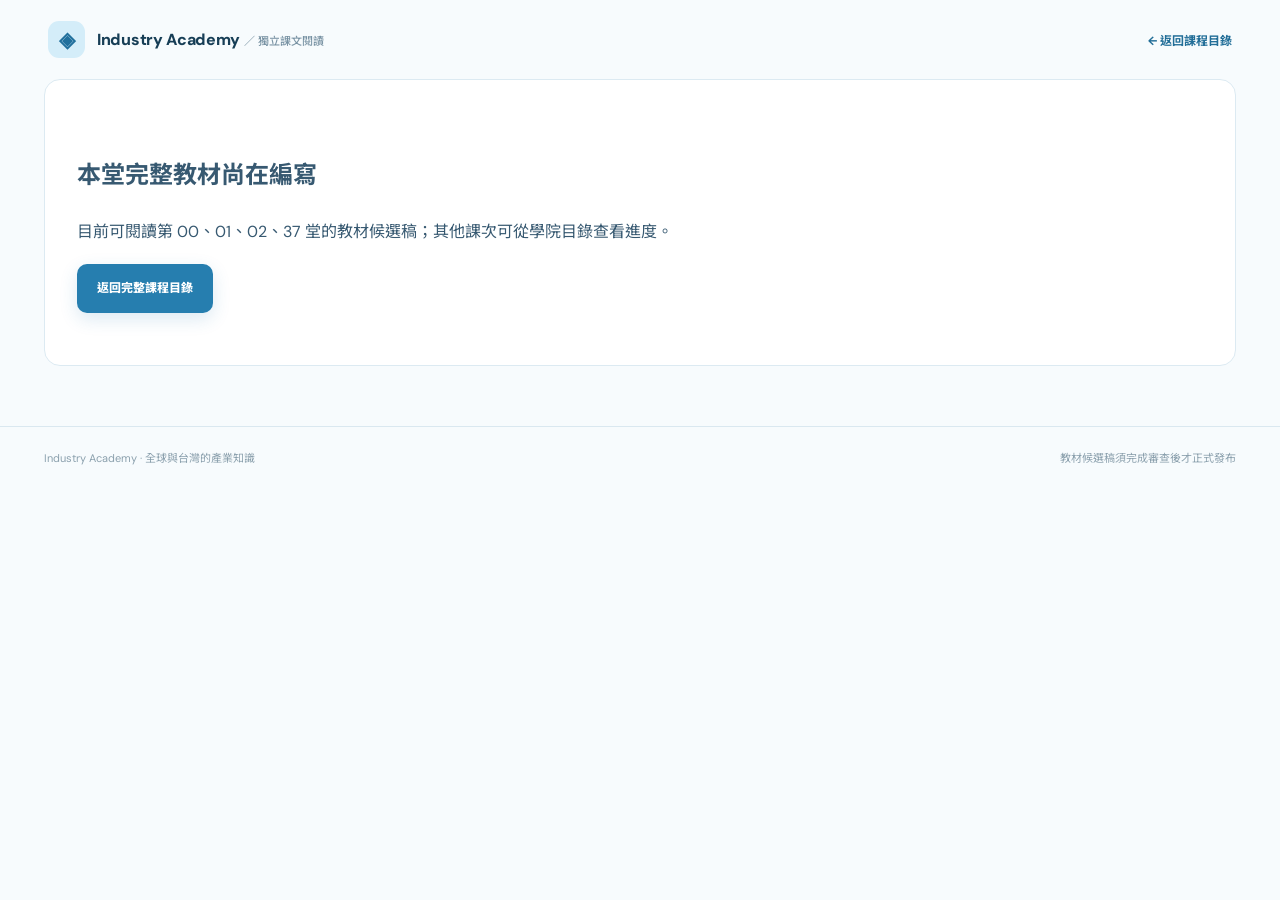
<file: docs/lesson.html>
<!doctype html>
<html lang="zh-Hant">
<head>
  <meta charset="utf-8">
  <meta name="viewport" content="width=device-width, initial-scale=1">
  <meta name="description" content="Industry Academy 繁體中文產業教材：完整課文、章節目錄、進度與來源。">
  <meta name="theme-color" content="#e9f5fc">
  <title>課程閱讀｜Industry Academy</title>
  <link rel="preconnect" href="https://fonts.googleapis.com">
  <link rel="preconnect" href="https://fonts.gstatic.com" crossorigin>
  <link href="https://fonts.googleapis.com/css2?family=DM+Sans:wght@400;500;600;700;800&family=Noto+Sans+TC:wght@400;500;600;700;800&display=swap" rel="stylesheet">
  <link rel="stylesheet" href="./styles.css">
  <link rel="stylesheet" href="./lesson-reader.css?v=20261109l37">
  <style>
    body {background:#f7fbfd;}
    .lesson-site-header{max-width:1380px;margin:auto;padding:21px clamp(17px,4vw,48px);display:flex;justify-content:space-between;align-items:center;gap:14px}
    .lesson-site-brand{display:inline-flex;align-items:center;gap:12px;text-decoration:none;color:#173e56;font-size:16px;font-weight:800;letter-spacing:-.3px}
    .lesson-site-icon{display:grid;place-items:center;background:#d4edf9;color:#206f9c;width:37px;height:37px;border-radius:11px;font-size:21px}
    .lesson-site-header small{font-size:11px;font-weight:500;color:#7892a3;letter-spacing:0}
    .lesson-site-back{color:#226e98;font-size:12px;font-weight:700;text-decoration:none}
    .lesson-container{max-width:1390px;margin:0 auto;padding:0 clamp(15px,3.7vw,44px) 60px}
    .lesson-footer{max-width:1390px;margin:0 auto;padding:22px clamp(15px,3.7vw,44px) 35px;border-top:1px solid #dae8f0;color:#8ba0ad;font-size:11px;display:flex;justify-content:space-between;gap:20px}
    @media(max-width:760px){.lesson-site-header{padding:16px}.lesson-site-header small{display:none}.lesson-container{padding:0 12px 42px}}
  </style>
  <script src="./lesson-reader.js?v=20261109l37" defer></script>
  <script defer>
    document.addEventListener("DOMContentLoaded", () => {
      const params = new URLSearchParams(location.search);
      const raw = params.get("lesson") ?? params.get("id") ?? "";
      const number = Number(raw);
      const available = raw.trim() !== "" && Number.isInteger(number) && number >= 0 && number <= 49;
      const host = document.getElementById("lesson-root");
      if (!available) {
        host.innerHTML = '<section class="inline-reader-error"><h1>本堂完整教材尚在編寫</h1><p>目前可閱讀第 00、01、02、37 堂的教材候選稿；其他課次可從學院目錄查看進度。</p><a class="btn btn-primary" href="./index.html#catalog">返回完整課程目錄</a></section>';
        return;
      }
      const id = number;
      const label = String(id).padStart(2,"0");
      if (id > 2 && id !== 37) {
        document.title = "第 " + label + " 堂｜教材編寫中｜Industry Academy";
        document.getElementById("lesson-breadcrumb").textContent = "第 " + label + " 堂・教材編寫中";
        host.innerHTML = '<section class="inline-reader-error"><div class="eyebrow">LESSON '+label+'</div><h1>第 '+label+' 堂教材編寫中</h1><p>此課已列入 50 堂正式課程，但完整講義還沒有通過編輯審查，因此目前只顯示準備中的狀態，不將課程介紹冒充正式教材。</p><a class="btn btn-primary" href="./index.html#catalog">返回課程目錄</a></section>';
        return;
      }
      document.title = "第 " + label + " 堂｜Industry Academy";
      document.getElementById("lesson-breadcrumb").textContent = "第 " + label + " 堂完整教材";
      const key = "industry-academy-v2-completed";
      const load = () => {try{const a=JSON.parse(localStorage.getItem(key)||"[]");return new Set(Array.isArray(a)?a:[])}catch(_){return new Set()}};
      const marked = load();
      const onMark = next => {
        const latest=load();
        if(next) latest.add(id); else latest.delete(id);
        try{localStorage.setItem(key,JSON.stringify([...latest].sort((a,b)=>a-b)))}catch(_){}
      };
      if (!window.IndustryInlineReader) {
        host.textContent = "閱讀器尚未載入，請重新整理頁面。";
        return;
      }
      window.IndustryInlineReader.mount(id,host,{isMarked:marked.has(id),onMark});
    });
  </script>
</head>
<body>
  <header class="lesson-site-header">
    <a class="lesson-site-brand" href="./index.html#catalog"><span class="lesson-site-icon" aria-hidden="true">◈</span><span>Industry Academy <small>／ <span id="lesson-breadcrumb">獨立課文閱讀</span></small></span></a>
    <a class="lesson-site-back" href="./index.html#catalog">← 返回課程目錄</a>
  </header>
  <main class="lesson-container" id="lesson-root" tabindex="-1" aria-live="polite">
    <p class="inline-reader-loading" role="status">正在載入課程內容…</p>
  </main>
  <footer class="lesson-footer"><span>Industry Academy · 全球與台灣的產業知識</span><span>教材候選稿須完成審查後才正式發布</span></footer>
</body>
</html>
</file>
<file: docs/lesson-00.css>
:root{color-scheme:light;--ink:#193d52;--muted:#587487;--line:#dce7ed;--blue:#226f98;--paper:#fff;--bg:#f4f8fb}*{box-sizing:border-box}html{scroll-behavior:smooth;scroll-padding-top:2rem}body{margin:0;color:var(--ink);background:var(--bg);font-family:system-ui,"Microsoft JhengHei","Noto Sans TC",sans-serif}a{color:var(--blue);text-underline-offset:4px}button,summary{font:inherit;cursor:pointer}button:focus-visible,a:focus-visible,summary:focus-visible,[tabindex]:focus-visible{outline:3px solid #e2a43c;outline-offset:4px}.skip-link{position:fixed;left:10px;top:-80px;background:white;padding:12px;z-index:20}.skip-link:focus{top:10px}.reading-track{position:fixed;inset:0 0 auto;height:4px;background:#dfedf5;z-index:10}.reading-track span{display:block;height:100%;width:0;background:#277da6}.reader-header{max-width:1240px;margin:auto;display:flex;justify-content:space-between;align-items:center;padding:27px 26px;gap:18px;font-size:13px}.wordmark{font-size:19px;font-weight:750;text-decoration:none}.wordmark small{display:block;font-size:11px;font-weight:450;color:var(--muted);margin-top:4px}.reader-layout{display:grid;grid-template-columns:240px minmax(0,820px);gap:28px;max-width:1140px;padding:0 24px;margin:0 auto 50px}.reader-aside{position:sticky;top:22px;align-self:start;max-height:calc(100vh - 45px);overflow:auto}#lesson-toc,.position-card{border:1px solid var(--line);border-radius:12px;padding:18px;background:white}#lesson-toc summary{font-weight:750;font-size:14px}#lesson-toc nav ul{list-style:none;padding:0;margin:15px 0 0}#lesson-toc nav li{margin:9px 0}#lesson-toc nav a{display:block;text-decoration:none;font-size:12px;line-height:1.65;color:#466679}#lesson-toc nav a:hover{color:#12557e;text-decoration:underline}.position-card{margin-top:15px;display:grid;gap:12px;font-size:12px}.position-card small{color:var(--muted);font-size:11px;line-height:1.7}.position-card button{padding:9px;border:1px solid #c9deeb;border-radius:7px;background:#eef7fc;color:var(--ink);font-size:12px}[hidden]{display:none!important}.reader{background:var(--paper);padding:clamp(24px,4vw,52px);border:1px solid var(--line);border-radius:18px;min-width:0}.eyebrow{color:#46829f;font-size:11px;letter-spacing:2px;font-weight:750}.reader h1{font-size:clamp(31px,4vw,43px);line-height:1.4;letter-spacing:-.5px;margin:12px 0 10px}.edition,.reader-hint{font-size:12px;color:var(--muted);line-height:1.85}.candidate-notice{border-left:4px solid #d1a04e;background:#fff9ed;padding:17px 20px;margin:24px 0}.candidate-notice strong{color:#7a561d;font-size:15px}.candidate-notice p{font-size:13px;line-height:1.9;color:#745c37;margin:7px 0 0}.lesson-text{font-size:17px;line-height:2.05;overflow-wrap:anywhere}.lesson-text p{margin:18px 0}.lesson-text h2{font-size:25px;line-height:1.55;margin:62px 0 22px;padding-top:25px;border-top:1px solid var(--line);scroll-margin-top:25px}.lesson-text h3{font-size:19px;line-height:1.7;margin:35px 0 15px}.lesson-text strong{color:#154d6b;font-weight:750}.lesson-text li{margin:8px 0}.lesson-text ul,.lesson-text ol{padding-left:1.6em}.table-scroll{max-width:100%;overflow-x:auto;margin:25px 0}.lesson-text table{border-collapse:collapse;width:100%;min-width:490px;font-size:13px;line-height:1.85}.lesson-text td,.lesson-text th{border-bottom:1px solid var(--line);padding:13px 12px;text-align:left;vertical-align:top}.lesson-text th{background:#eef5f9}.lesson-text img{display:block;max-width:100%;height:auto;margin:auto}.figure-expand{border:1px solid var(--line);background:#fff;padding:8px;border-radius:10px;display:block;width:100%;cursor:zoom-in}.figure-expand:hover{border-color:#72adc9}.lesson-text .footnote{font-size:12px;line-height:1.9;overflow-wrap:anywhere}.lesson-text .footnote li{margin:18px 0}.lesson-text sup{font-size:.68em;line-height:0}.lesson-end{border-top:1px solid var(--line);margin-top:40px;padding-top:24px;display:flex;justify-content:space-between;gap:20px;font-size:13px}.site-footer{font-size:11px;text-align:center;color:var(--muted);padding:20px}dialog{max-width:96vw;width:min(1250px,96vw);max-height:94vh;border:1px solid #cadde7;border-radius:12px;padding:20px}dialog::backdrop{background:#102f45b8}dialog form{display:flex;justify-content:flex-end}dialog button{background:#edf6fb;border:1px solid #c5dce9;padding:10px 18px;border-radius:8px;color:var(--ink)}dialog h2{font-size:16px;line-height:1.6}.zoom-scroll{overflow:auto;max-height:72vh}.zoom-scroll img{width:100%;min-width:750px;max-width:none;display:block}@media(max-width:880px){.reader-layout{display:block;padding:0 15px}.reader-aside{position:static;max-height:none;margin-bottom:18px}.position-card{grid-template-columns:1fr auto;align-items:center}.position-card small{grid-column:1/-1}.reader-header{padding:22px 18px}.reader-header>a:last-child{font-size:11px}.reader{padding:25px 21px}#lesson-toc nav a{font-size:13px}.lesson-text{font-size:16px;line-height:2}.lesson-text h2{font-size:23px;margin-top:48px}.position-card button{padding:8px 11px}}@media print{body{background:white}.reader-header,.reader-aside,.site-footer,.lesson-end,.reading-track,.reader-hint{display:none}.reader-layout{display:block;padding:0;max-width:none}.reader{border:0;padding:0}.figure-expand{border:0}.lesson-text{font-size:11pt}.lesson-text h2{break-after:avoid}.lesson-text img{max-height:80vh}.table-scroll{overflow:visible}.lesson-text table{min-width:0}}@media(prefers-reduced-motion:reduce){html{scroll-behavior:auto}}
</file>
<file: docs/styles.css>
:root{--ink:#19384d;--muted:#6b8495;--blue:#3e91ca;--deep:#16567e;--pale:#e9f5fc;--line:#e3edf3;--white:#fff;--bg:#f7fbfd;--shadow:0 12px 38px rgba(31,89,120,.07)}*{box-sizing:border-box}html{scroll-behavior:smooth}body{margin:0;font-family:"DM Sans","Noto Sans TC",sans-serif;color:var(--ink);background:var(--bg)}a{color:inherit;text-decoration:none}button,input{font:inherit}button{cursor:pointer}button:focus-visible,a:focus-visible,input:focus-visible{outline:3px solid #74c7f8;outline-offset:3px}.app-shell{display:flex;min-height:100vh}.sidebar{width:282px;flex:0 0 282px;background:#fff;border-right:1px solid var(--line);position:sticky;top:0;height:100vh;overflow:auto;padding:29px 19px 26px;z-index:20;scrollbar-width:thin}.brand{display:flex;align-items:center;gap:12px;padding:2px 7px 23px}.brand-icon{width:43px;height:43px;flex-shrink:0}.brand-icon svg{width:100%}.brand strong{display:block;font-weight:800;font-size:15px;letter-spacing:-.5px}.brand small{display:block;font-size:11px;letter-spacing:1px;color:var(--muted);margin-top:4px}.sidebar-overline{font-size:10px;letter-spacing:1.9px;color:#93a7b4;margin:10px 11px 12px;font-weight:800}.progress-card{background:#f0f8fd;border:1px solid #e2f0f9;border-radius:15px;padding:17px 14px;margin:0 1px 29px}.progress-label,.progress-note{display:flex;align-items:center;justify-content:space-between;gap:8px}.progress-label{font-size:12px}.progress-label strong{color:var(--deep);font-size:13px}.progress-track{height:7px;background:#d9ebf5;overflow:hidden;border-radius:20px;margin:13px 0 10px}.progress-track span{display:block;height:100%;width:0;background:linear-gradient(90deg,#73c8ef,#2985bd);border-radius:20px;transition:width .2s}.progress-note{font-size:10px;color:#849cae}.sidebar-section-title{display:flex;justify-content:space-between;align-items:center;font-weight:800;color:#667f90;font-size:11px;padding:0 11px;margin-bottom:12px}.nav-english{font-size:9px;font-weight:700;letter-spacing:1.2px;color:#abc0cb}.quick-nav{display:grid;gap:4px}.quick-link{display:flex;align-items:center;gap:12px;padding:11px 13px;color:#587286;font-size:12px;border-radius:10px;font-weight:600}.quick-link:hover,.quick-link.active{color:#176594;background:#e8f5fc}.nav-icon{font-size:19px;display:inline-grid;width:18px;place-items:center;font-family:Arial,sans-serif}.nav-chevron{margin-left:auto;font-size:20px;font-weight:400;color:#a0b9c7}.course-heading{margin-top:27px}.module-nav{display:grid;gap:2px}.module-link{display:flex;align-items:center;gap:11px;border-radius:9px;padding:10px 11px;font-size:11.5px;color:#698194;line-height:1.5}.module-link:hover,.module-link.active{background:#edf7fc;color:#165d89}.module-no{font-size:10px;letter-spacing:.7px;width:27px;color:#a0b7c3}.module-link.active .module-no{color:#368ac1}.sidebar-footer{display:flex;gap:11px;align-items:center;padding:20px 10px 0;border-top:1px solid var(--line);margin-top:35px;font-size:10px;color:#95a8b6;line-height:1.6;letter-spacing:.3px}.tiny-globe{font-size:29px;color:#91c3de}.content-column{flex:1;min-width:0}.topbar{height:74px;border-bottom:1px solid var(--line);background:rgba(255,255,255,.8);display:flex;justify-content:space-between;align-items:center;padding:0 clamp(22px,4.1vw,65px)}.breadcrumb{font-size:11px;font-weight:800;letter-spacing:1.6px;color:#64859b}.breadcrumb span{padding:0 9px;color:#c4d5df}.breadcrumb b{letter-spacing:0;color:#718d9e;font-weight:600}.header-right{font-size:11px;color:#6f8b9c;font-weight:600}.status-dot{display:inline-block;width:7px;height:7px;border-radius:100%;background:#7ec7dd;margin-right:8px}.header-divider{padding:0 8px;color:#b3c3ce}.mobile-toggle{display:none;background:none;border:0;font-size:24px;color:var(--ink)}main{max-width:1420px;margin:0 auto;padding:35px clamp(20px,4.1vw,66px) 85px}.eyebrow{color:#478fb9;font-size:11px;letter-spacing:2.6px;text-transform:uppercase;font-weight:800;display:flex;align-items:center;gap:10px}.eyebrow:before{content:"";width:20px;height:1px;background:#67b9e5}.hero{min-height:380px;border-radius:23px;overflow:hidden;background:linear-gradient(116deg,#d9eefb 2%,#edf8ff 52%,#e8f4fc 100%);position:relative;padding:55px 49px;display:flex;align-items:center;isolation:isolate}.hero-content{position:relative;z-index:2;max-width:580px}.hero h1{font-size:clamp(29px,3.6vw,52px);line-height:1.3;letter-spacing:-1.8px;margin:22px 0 17px;font-weight:800;color:#143a56}.hero h1 em{font-style:normal;color:#2986bf}.hero p{font-size:14px;line-height:2;color:#5b7c91;max-width:490px;margin:0 0 28px}.hero-art{position:absolute;right:-24px;bottom:-48px;width:min(48%,540px);opacity:.94}.hero-art svg{width:100%;height:auto;display:block}.hero-actions{display:flex;align-items:center;flex-wrap:wrap;gap:13px}.btn{border:0;border-radius:10px;padding:13px 20px;display:inline-flex;align-items:center;justify-content:center;gap:9px;font-weight:800;font-size:12px;transition:transform .16s,background .16s}.btn:hover{transform:translateY(-2px)}.btn-primary{background:#267eaf;color:white;box-shadow:0 6px 18px rgba(30,121,172,.16)}.btn-primary:hover{background:#176999}.btn-secondary{background:white;color:#2b6c95;border:1px solid #d9eaf4}.stats-strip{display:grid;grid-template-columns:repeat(4,1fr);gap:1px;background:#e7eef2;border:1px solid #e7eef2;border-radius:14px;overflow:hidden;margin:22px 0 49px}.stat{padding:21px 20px;background:#fff}.stat strong{font-size:26px;letter-spacing:-1px;color:#1e668e}.stat small{display:block;color:#8fa6b3;font-size:11px;margin-top:7px}.section-heading{display:flex;align-items:flex-end;justify-content:space-between;gap:15px;margin-bottom:22px}.section-kicker{font-size:10px;color:#5da2ca;font-weight:800;letter-spacing:2px;text-transform:uppercase;margin-bottom:9px}.section-heading h2{font-size:24px;margin:0;letter-spacing:-.5px}.section-heading p{font-size:12px;color:var(--muted);margin:9px 0 0;line-height:1.8}.see-all{font-size:12px;color:#307eb0;font-weight:800;white-space:nowrap}.module-grid{display:grid;grid-template-columns:repeat(3,minmax(0,1fr));gap:16px}.module-card{border:1px solid #e1eaf0;background:#fff;border-radius:16px;padding:24px 22px;display:flex;flex-direction:column;min-height:205px;box-shadow:0 5px 20px rgba(31,89,120,.025);transition:transform .18s,box-shadow .18s,border-color .18s}.module-card:hover{transform:translateY(-4px);box-shadow:var(--shadow);border-color:#b9ddec}.card-top{display:flex;align-items:center;justify-content:space-between}.card-icon{width:43px;height:43px;border-radius:13px;display:grid;place-items:center;background:#e8f5fc;color:#2c83b4;font-size:23px}.card-count{font-size:10px;color:#92a9b7}.module-card h3{font-size:15px;line-height:1.6;margin:19px 0 5px}.module-card p{font-size:11px;line-height:1.8;color:#8aa0ae;margin:0}.card-bottom{display:flex;justify-content:space-between;align-items:center;margin-top:auto;padding-top:14px;color:#6d9bb5;font-size:10px;font-weight:700}.card-arrow{font-size:18px;color:#3a90c1}.feature-row{display:grid;grid-template-columns:1.25fr 1fr;gap:17px;margin-top:48px}.feature-panel{border:1px solid #dfedf4;border-radius:18px;padding:27px;background:#eff8fd}.feature-panel:nth-child(2){background:white}.feature-panel h3{margin:13px 0 10px;font-size:18px}.feature-panel p{font-size:12px;color:#6e899a;line-height:1.9}.feature-panel .mini-label{font-size:10px;letter-spacing:1.5px;color:#498db6;font-weight:800}.step-pills{display:flex;flex-wrap:wrap;gap:7px;margin:18px 0}.step-pills span{border:1px solid #cce5f2;background:#fff;color:#377ba2;font-size:10px;border-radius:30px;padding:7px 11px;font-weight:700}.inner-hero{padding:34px 35px;border-radius:18px;background:linear-gradient(110deg,#e2f2fc,#f5fbff);margin-bottom:29px}.inner-hero h1{margin:12px 0 8px;font-size:30px}.inner-hero p{max-width:700px;font-size:13px;line-height:1.9;color:#6b8799}.catalog-tools{display:flex;gap:12px;flex-wrap:wrap;justify-content:space-between;align-items:center;margin:22px 0}.search-wrap{position:relative;flex:1;min-width:210px}.search-wrap input{width:100%;border:1px solid #d9e7ef;border-radius:11px;padding:13px 15px 13px 39px;color:var(--ink);background:white;font-size:12px}.search-wrap:before{content:"⌕";position:absolute;left:14px;top:6px;color:#779bb0;font-size:25px}.filter-row{display:flex;gap:8px;flex-wrap:wrap}.filter{border:1px solid #dceaf2;border-radius:10px;background:white;color:#638399;font-size:11px;padding:10px 13px}.filter.active{background:#237ba9;color:white;border-color:#237ba9}.course-list{display:grid;gap:10px}.course-item{display:grid;grid-template-columns:45px 1fr auto;gap:14px;align-items:center;padding:18px 20px;background:#fff;border:1px solid #e0ebf1;border-radius:13px;transition:border-color .2s,transform .2s}.course-item:hover{border-color:#acd5e9;transform:translateX(2px)}.course-number{height:42px;width:42px;border-radius:10px;background:#ecf7fd;display:grid;place-items:center;color:#378cb7;font-weight:800;font-size:14px}.course-title{font-weight:800;font-size:13px;line-height:1.6}.course-meta{font-size:10px;color:#93a8b7;margin-top:5px}.course-status{color:#9bb0bb;font-size:11px;white-space:nowrap}.course-status.completed{color:#258e9c}.course-item .course-status:after{content:"  ›";font-size:20px;color:#7facc4;vertical-align:middle}.course-detail{max-width:880px}.notice{background:#fff;border:1px solid #dceaf2;padding:24px;border-radius:14px;margin:22px 0}.notice h3{margin:0 0 10px}.notice p{line-height:2;color:#7890a1;font-size:13px}.lesson-actions{display:flex;gap:12px;flex-wrap:wrap;margin:24px 0}.learning-points{display:grid;grid-template-columns:repeat(3,1fr);gap:12px}.learning-point{border:1px solid #dfeaf0;border-radius:12px;background:#fff;padding:17px;font-size:12px;line-height:1.8}.learning-point b{display:block;color:#2477a8;margin-bottom:8px}.pathway-list{display:grid;gap:16px}.pathway{border:1px solid #dfebf1;background:#fff;border-radius:15px;padding:23px}.pathway h3{margin:0 0 8px}.pathway p{color:#7891a1;font-size:12px;line-height:1.8}.pathway-tags{font-size:11px;color:#3188b9;font-weight:700;line-height:2}.empty{padding:40px;text-align:center;color:#8a9fae}.footer{padding:21px clamp(20px,4.1vw,66px);border-top:1px solid var(--line);display:flex;justify-content:space-between;gap:20px;font-size:10px;color:#9eb0bd}.sidebar-backdrop{display:none}@media(max-width:1180px){.module-grid{grid-template-columns:repeat(2,1fr)}.hero-art{opacity:.47}.hero-content{max-width:600px}}@media(max-width:850px){.sidebar{position:fixed;transform:translateX(-100%);transition:transform .22s;box-shadow:10px 0 45px rgba(0,0,0,.08)}body.menu-open .sidebar{transform:translateX(0)}body.menu-open .sidebar-backdrop{display:block;position:fixed;inset:0;background:rgba(13,46,70,.25);z-index:19}.mobile-toggle{display:inline-block;margin-right:10px}.topbar{height:63px}.header-right{display:none}.hero{padding:40px 30px;min-height:340px}.stats-strip{grid-template-columns:repeat(2,1fr)}.feature-row{grid-template-columns:1fr}}@media(max-width:560px){main{padding:22px 17px 55px}.hero{padding:32px 25px;min-height:375px}.hero h1{font-size:32px}.hero p{font-size:12px}.hero-art{width:72%;opacity:.18}.module-grid{grid-template-columns:1fr}.module-card{min-height:182px}.section-heading h2{font-size:21px}.stats-strip{margin-bottom:38px}.stat{padding:17px}.stat strong{font-size:23px}.learning-points{grid-template-columns:1fr}.inner-hero{padding:26px}.course-item{grid-template-columns:38px 1fr auto;padding:13px;gap:10px}.course-number{height:38px;width:38px}.course-title{font-size:12px}.course-status{font-size:9px}.footer{flex-direction:column}.feature-panel{padding:20px}}@media(prefers-reduced-motion:reduce){*,*:before,*:after{scroll-behavior:auto!important;transition:none!important}}
</file>
<file: docs/lesson-reader.css>
/* Embedded textbook reader inside index.html#lesson/0, /1, /2 */
.inline-reader-page {max-width:1500px;margin:0 auto;padding:0 0 50px}
.inline-reader-loading,.inline-reader-error{padding:52px 32px;background:#fff;border:1px solid #dceaf2;border-radius:16px;color:#375971;line-height:1.9}
.inline-reader-error button{margin-top:14px}
.inline-reader-shell {--l-ink:#1d3e52;--l-muted:#607f91;--l-line:#dae8f0;--l-blue:#236f9d;color:var(--l-ink);font-family:"Noto Sans TC",system-ui,"Microsoft JhengHei",sans-serif;min-width:0}
.inline-reader-shell *{box-sizing:border-box}
.inline-reader-shell a{color:var(--l-blue);text-decoration-thickness:1px;text-underline-offset:3px}
.inline-reader-shell button,.inline-reader-shell select{font:inherit}
.inline-reader-shell button:focus-visible,.inline-reader-shell a:focus-visible,.inline-reader-shell select:focus-visible{outline:3px solid #6dc6f1;outline-offset:2px}
.inline-reader-actions{position:relative;display:flex;align-items:center;gap:9px;flex-wrap:wrap;padding:16px 0;margin-bottom:6px}
.inline-reader-back{font-size:12px;font-weight:700;text-decoration:none!important}
.inline-reader-draft{font-size:11px;color:#8c6818;border:1px solid #ecd6a8;background:#fff9ea;padding:5px 10px;border-radius:999px}
.inline-reader-spacer{flex:1}
.inline-reader-actions button{font-size:12px;border:1px solid #d0e3ee;background:#fff;color:#285b79;border-radius:9px;padding:8px 11px;cursor:pointer}
.inline-reader-actions button:hover{background:#eef7fd}
.inline-reader-actions button:disabled{opacity:.5;cursor:default}
.inline-reader-actions button[aria-pressed="true"]{background:#e4f3fc;color:#1b668d}
.inline-reader-progress{height:5px;border-radius:20px;background:#e2eef5;overflow:hidden;position:sticky;top:74px;z-index:12}
.inline-reader-progress span{display:block;height:100%;background:#368fc3;width:0;transition:width .1s}
.inline-reader-layout{display:grid;grid-template-columns:225px minmax(0,1fr);align-items:start;gap:24px}
.inline-reader-toc{position:sticky;top:95px;align-self:start;min-width:0;max-height:calc(100vh - 110px);overflow:auto}
.inline-reader-toc-card{background:#fff;border:1px solid var(--l-line);border-radius:14px;padding:16px}
.inline-reader-toc-card strong{display:block;color:#245c7b;font-size:12px;letter-spacing:.5px;margin-bottom:8px}
.inline-reader-toc-card nav{display:grid;gap:2px}
.inline-reader-toc-card button{text-align:left;font-size:12px;line-height:1.55;color:#607f90;background:transparent;border:0;border-left:3px solid transparent;border-radius:0 7px 7px 0;padding:8px 9px;cursor:pointer}
.inline-reader-toc-card button:hover,.inline-reader-toc-card button.active{border-left-color:#3892c1;background:#ebf6fc;color:#1d668c}
.inline-reader-toc-card p{font-size:11px;color:#7291a1;margin:16px 7px 0;border-top:1px solid var(--l-line);padding-top:12px}
.inline-reader-body{min-width:0;max-width:870px;background:#fff;border:1px solid var(--l-line);border-radius:18px;padding:clamp(22px,3.8vw,48px);box-shadow:0 10px 40px rgba(25,78,110,.035)}
.inline-reader-mobile-toc{display:none;font-size:12px;color:#4b7289;font-weight:700;margin-bottom:20px}
.inline-reader-mobile-toc select{display:block;margin-top:8px;width:100%;min-width:0;max-width:100%;border:1px solid #d6e8f1;border-radius:9px;background:#f5fbfe;padding:12px;color:#2b5d7a}
.inline-reader-prose{color:#314d62;line-height:2.05;font-size:16px;overflow-wrap:anywhere}
.inline-reader-prose h1{font-size:clamp(28px,3.1vw,40px);line-height:1.45;color:#1b4560;margin:12px 0 18px}
.inline-reader-prose h2{font-size:clamp(22px,2.4vw,26px);line-height:1.52;color:#214f68;margin:48px 0 18px;padding-top:16px;border-top:1px solid var(--l-line);scroll-margin-top:115px}
.inline-reader-prose h3{font-size:19px;line-height:1.55;color:#286284;margin:28px 0 12px}
.inline-reader-prose p{margin:15px 0 22px}
.inline-reader-prose li{margin:7px 0}
.inline-reader-prose ul,.inline-reader-prose ol{padding-left:1.7em}
.inline-reader-prose strong{color:#22577b}
.inline-reader-prose .eyebrow{font-size:11px;letter-spacing:2px;font-weight:800;color:#3982ac}
.inline-reader-prose .edition,.inline-reader-prose .muted,.inline-reader-prose .reader-hint,.inline-reader-prose .intro-meta{font-size:12px;line-height:1.8;color:#6c879a}
.inline-reader-prose .candidate-notice,.inline-reader-prose .note{background:#fff8ea;border-left:4px solid #d6ae66;padding:16px 18px;border-radius:0 9px 9px 0;font-size:13px}
.inline-reader-prose .candidate-notice p,.inline-reader-prose .note p{margin:8px 0 0}
.inline-reader-prose .lesson-lead{font-size:17px}
.inline-reader-prose .formula{background:#eef7fb;padding:14px 18px;border-radius:12px;font-weight:700;line-height:1.9}
.inline-reader-prose .diagram{border:1px solid #cee6f4;border-radius:12px;padding:18px;display:flex;align-items:center;justify-content:center;flex-wrap:wrap;gap:9px}
.inline-reader-prose .diagram b{padding:10px 14px;background:#e7f4fc;border-radius:8px}
.inline-reader-prose img,.inline-reader-prose svg{max-width:100%;height:auto}
.inline-reader-prose .table-scroll,.inline-reader-prose .responsive-table,.inline-reader-prose .scroll-table{width:100%;overflow-x:auto;margin:18px 0}
.inline-reader-prose table{width:100%;border-collapse:collapse;font-size:13px;line-height:1.75;display:block;overflow-x:auto}
.inline-reader-prose th,.inline-reader-prose td{padding:11px 12px;border-bottom:1px solid #dfeaf0;vertical-align:top;text-align:left}
.inline-reader-prose th{background:#eff6fa}
.inline-reader-prose .classification-table{min-width:660px}
.inline-reader-prose .lesson-end{display:flex;gap:20px;justify-content:space-between;margin-top:35px;padding-top:20px;border-top:1px solid #dfeaf0}
.inline-reader-prose .footnote,.inline-reader-prose .figure-caption{font-size:12px;line-height:1.8;color:#658295}
.inline-reader-prose .figure-expand{border:1px solid var(--l-line);border-radius:10px;background:white;cursor:zoom-in;padding:6px;max-width:100%}
.inline-reader-prose .figure{margin:28px 0;padding:18px;border:1px solid var(--l-line);background:#fff;border-radius:14px;max-width:100%;cursor:zoom-in}
.inline-reader-prose .figure-label{font-size:16px;font-weight:750;margin:0 0 16px;color:#204e6c}
.inline-reader-prose .figure figcaption{font-size:12px;color:#648296;line-height:1.8;margin-top:12px}
.inline-reader-prose .chain{display:flex;align-items:stretch;justify-content:space-between;gap:7px;overflow-x:auto;padding-bottom:8px}
.inline-reader-prose .chain-node{background:#edf7fc;border:1px solid #d3e9f5;border-radius:10px;padding:12px;flex:1;min-width:125px;text-align:center}
.inline-reader-prose .chain-node b,.inline-reader-prose .chain-node small{display:block;line-height:1.5}
.inline-reader-prose .chain-node b{font-size:13px}
.inline-reader-prose .chain-node small{font-size:11px;color:#718b9b}
.inline-reader-prose .chain-arrow{align-self:center;color:#528fb3}
.inline-reader-prose .hist-grid{display:grid;grid-template-columns:repeat(5,minmax(0,1fr));gap:8px}
.inline-reader-prose .role-grid{display:grid;grid-template-columns:repeat(3,minmax(0,1fr));gap:10px}
.inline-reader-prose .hist-grid>div,.inline-reader-prose .role-grid>div{padding:12px;background:#edf7fc;border:1px solid #d8eaf4;border-radius:10px}
.inline-reader-prose .hist-grid span,.inline-reader-prose .role-grid span{display:block;font-size:12px;font-weight:800;color:#2a7ca4}
.inline-reader-prose .hist-grid b,.inline-reader-prose .role-grid strong{display:block;font-size:13px;line-height:1.55;margin:5px 0}
.inline-reader-prose .hist-grid small,.inline-reader-prose .role-grid small{display:block;color:#607f92;font-size:11px;line-height:1.6}
.inline-reader-prose .chart-grid{stroke:#e2ecf2;stroke-width:1}
.inline-reader-prose .chart-tick,.inline-reader-prose .chart-unit{font-size:12px;fill:#607f90}
.inline-reader-prose .chart-unit{font-weight:650}
.inline-reader-prose .article blockquote,.inline-reader-prose blockquote{background:#f1f8fc;border-left:4px solid #88bfdb;padding:14px 20px;margin:18px 0 30px;font-size:14px;line-height:1.9}
.inline-reader-prose .article blockquote p{margin:0}
.inline-reader-prose .hero{display:block;min-height:0;background:linear-gradient(120deg,#e3f2fb,#f7fbfe);padding:28px 30px;border-radius:16px;border:1px solid #d8eaf4;margin:0 0 30px;box-shadow:none}
.inline-reader-prose .hero h1{margin:12px 0}
.inline-reader-prose .hero p{font-size:14px;line-height:1.75;margin:0}
.inline-reader-prose .hero .chip{display:inline-block;margin-top:13px;font-size:11px;color:#845f18;background:#fff7e8;border:1px solid #edddba;padding:5px 10px;border-radius:24px}
.inline-reader-prose .intro-meta{display:flex;flex-wrap:wrap;gap:12px;margin-top:12px}
.inline-reader-prose .completion{display:none}
.inline-reader-endnote{border-top:1px solid var(--l-line);padding-top:18px;margin-top:45px;font-size:12px;color:#658295;line-height:1.8}
.inline-reader-zoom{position:fixed;border:1px solid #cde0eb;border-radius:16px;width:min(92vw,1050px);max-height:90vh;overflow:auto;padding:20px;background:#fff;box-shadow:0 25px 85px #163f5266;color:#234d68}
.inline-reader-zoom::backdrop{background:#122b3baa}
.inline-reader-zoom>button{display:block;margin:0 0 12px auto;padding:8px 14px;border-radius:8px;border:1px solid #cce1ec;background:#fff;cursor:pointer}
.inline-reader-zoom .figure{cursor:default}
.inline-reader-zoom img,.inline-reader-zoom svg{max-width:100%;height:auto}
.inline-reader-zoom .hist-grid{display:grid;grid-template-columns:repeat(5,minmax(0,1fr));gap:8px}
.inline-reader-zoom .hist-grid>div{background:#eef7fc;padding:12px;border-radius:8px}
.inline-reader-shell.large-font .inline-reader-prose{font-size:19px}
@media(max-width:1400px){
  .inline-reader-layout{display:block}
  .inline-reader-toc{display:none}
  .inline-reader-mobile-toc{display:block}
  .inline-reader-body{max-width:950px;margin:auto}
}
@media(max-width:760px){
  .inline-reader-actions{gap:7px;padding:9px 0 14px}
  .inline-reader-draft{order:1}
  .inline-reader-spacer{display:none}
  .inline-reader-back{width:100%}
  .inline-reader-body{padding:19px 16px;border-radius:12px}
  .inline-reader-prose{font-size:15px;line-height:1.96}
  .inline-reader-prose h1{font-size:26px}
  .inline-reader-prose h2{margin-top:38px;font-size:21px}
  .inline-reader-prose .hero{padding:20px 16px}
  .inline-reader-prose .hist-grid{grid-template-columns:repeat(2,minmax(0,1fr))}
  .inline-reader-prose .role-grid{grid-template-columns:1fr}
  .inline-reader-prose .chain{flex-wrap:wrap}
  .inline-reader-prose .chain-node{min-width:45%}
  .inline-reader-prose .chain-arrow{display:none}
  .inline-reader-prose .figure{padding:12px}
  .inline-reader-progress{top:74px}
}
@media print{
  .sidebar,.topbar,.inline-reader-actions,.inline-reader-toc,.inline-reader-mobile-toc,.inline-reader-progress{display:none!important}
  .inline-reader-body{border:0;padding:0;max-width:none}
  .inline-reader-prose{font-size:13px}
}

.inline-reader-prose a:not(.btn){text-decoration:underline;text-underline-offset:3px}
.inline-reader-next{display:flex;justify-content:space-between;gap:12px;flex-wrap:wrap;margin-top:45px;padding-top:22px;border-top:1px solid #dbe9f1}
.inline-reader-next a{border:1px solid #d6e7f1;border-radius:10px;padding:12px 17px;background:#f0f8fd;color:#1d648e;text-decoration:none;font-size:13px;font-weight:750}
.inline-reader-next a:hover{background:#dff1fc}
</file>
